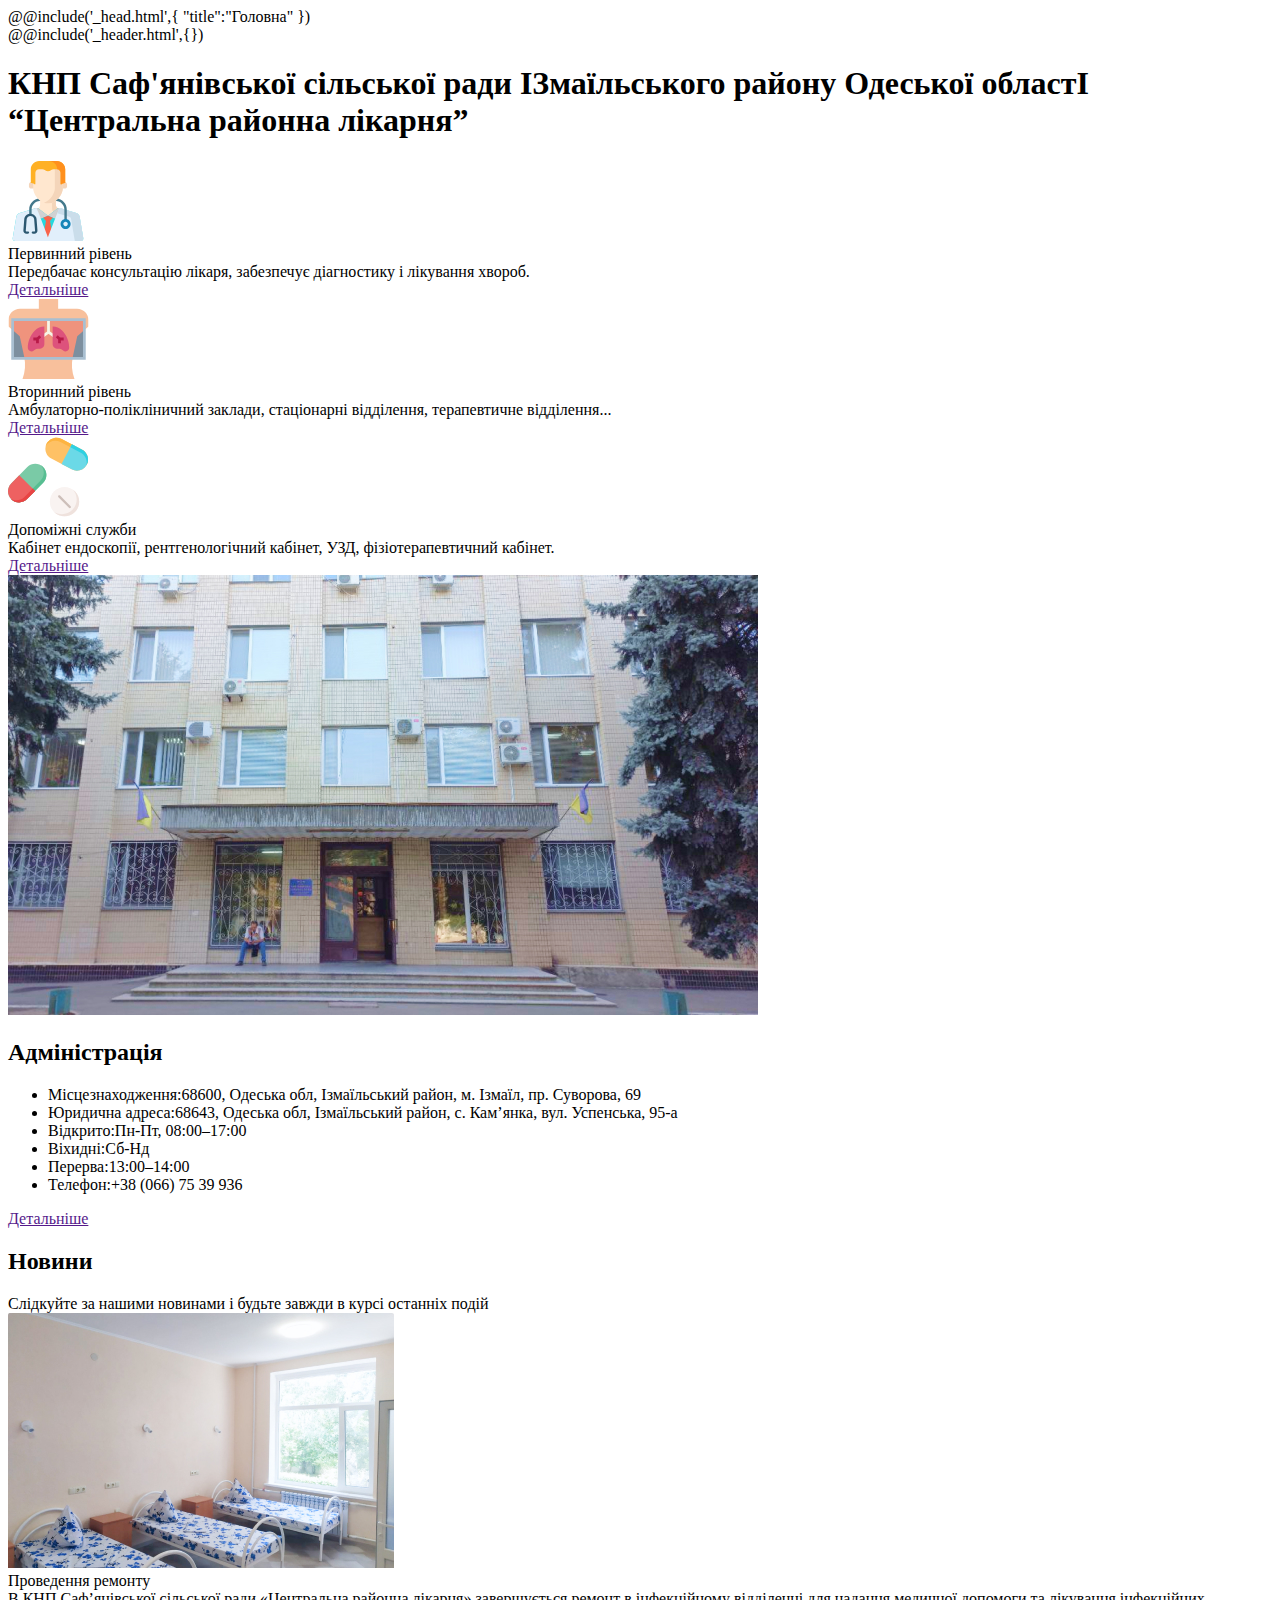
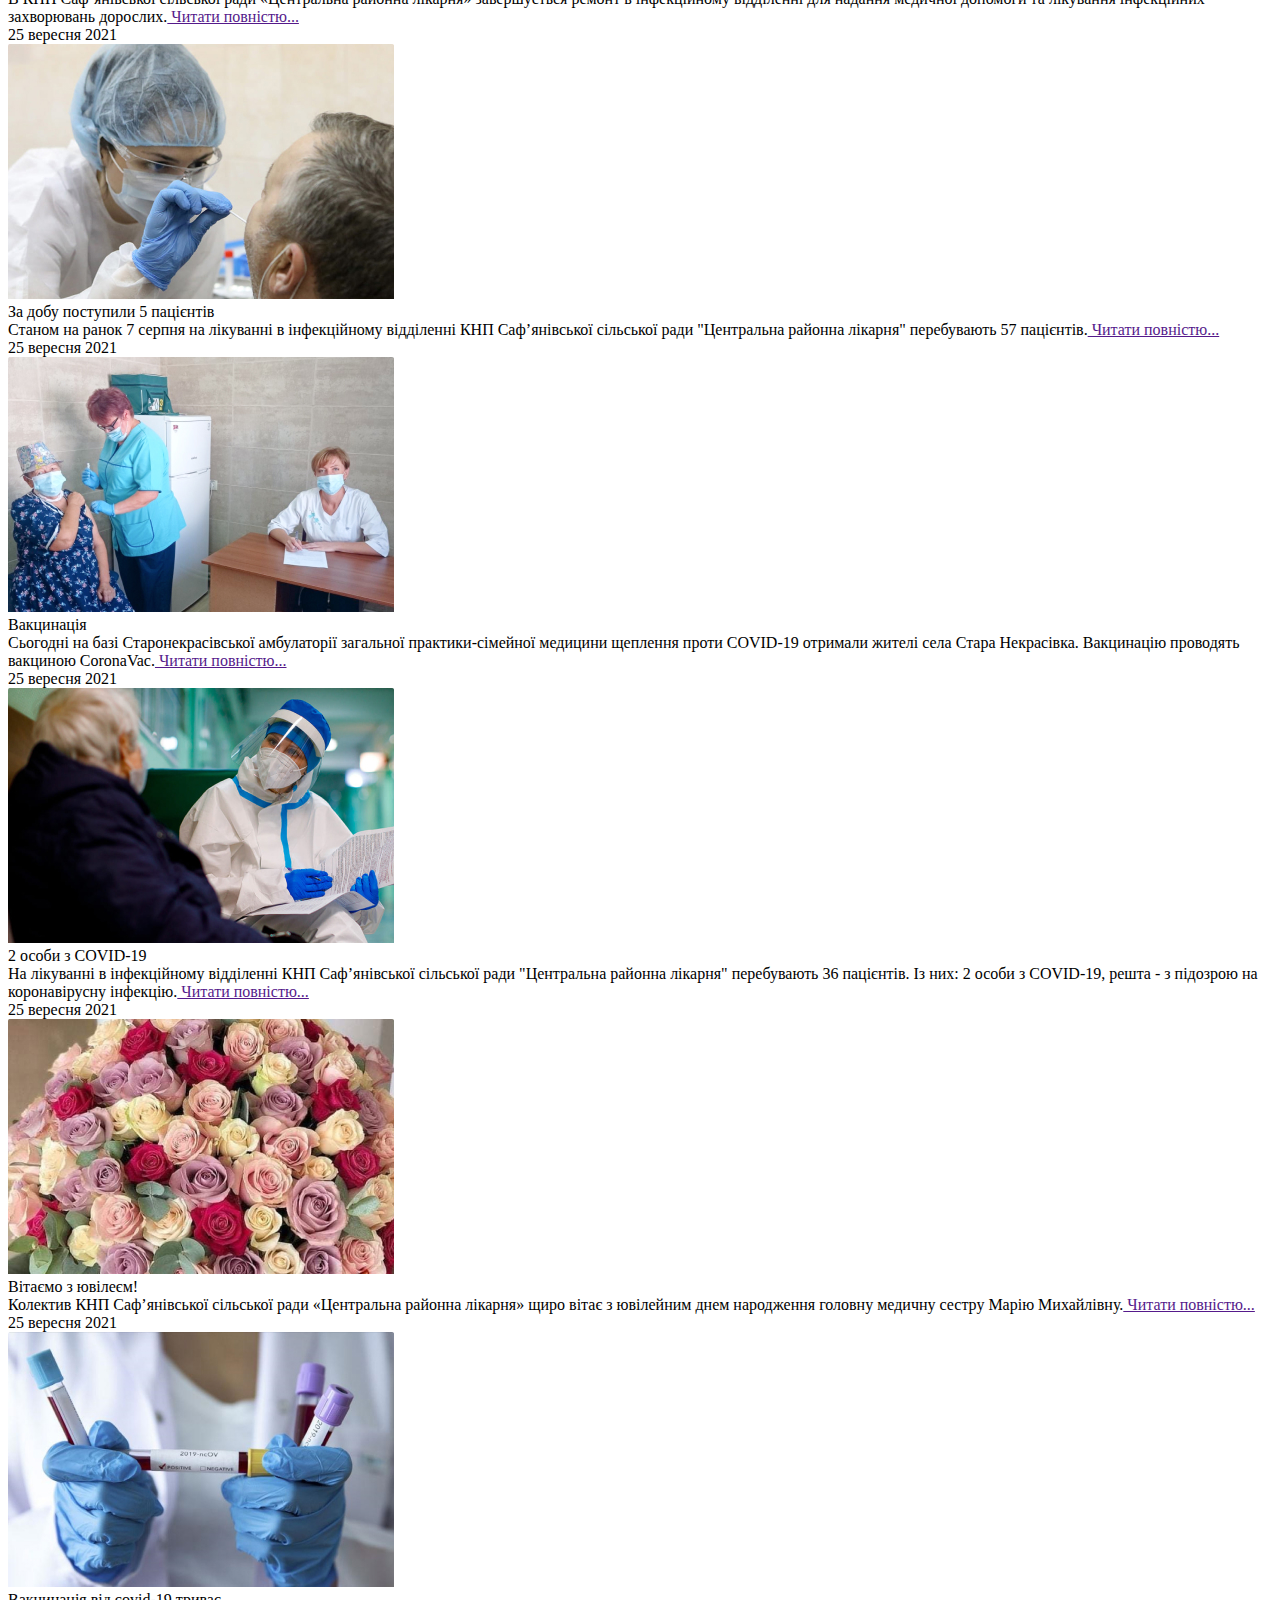
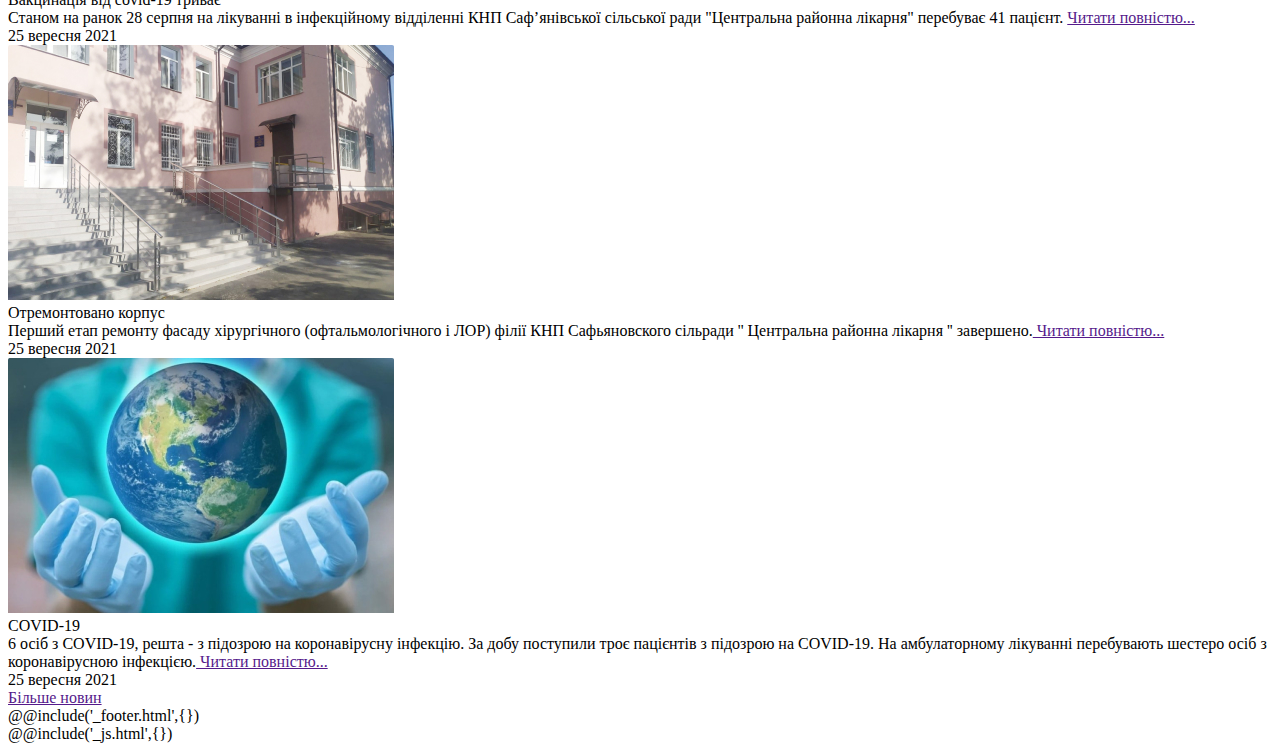
<file: #src/index.html>
<!DOCTYPE html>
<html lang="uk">
	@@include('_head.html',{
	"title":"Головна"
	})
	<body>
		<div class="wrapper">
			@@include('_header.html',{})
			<main class="page">
				<section class="heading page__fix">
					<div class="heading__container _container">
						<h1 class="heading__title">КНП Саф'янівської сільської ради IЗмаїльського району Одеської областI “Центральна районна лікарня”</h1>
						<div class="heading__cards cards">
							<div class="cards__item">
								<img src="img/icons/main_page/doctor.svg" alt="doctor" class="cards__img">
								<div class="cards__title">Первинний рівень </div>
								<div class="cards__descr">Передбачає консультацію лікаря, забезпечує діагностику і лікування хвороб.</div>
								<a href="" class="cards__button button-blue button _icon-arrow_r">Детальнiше</a>
							</div>
							<div class="cards__item">
								<img src="img/icons/main_page/x-ray.svg" alt="x-ray" class="cards__img">
								<div class="cards__title">Вторинний рівень</div>
								<div class="cards__descr">Амбулаторно-полiклiничний заклади, стацiонарнi вiддiлення, терапевтичне відділення...</div>
								<a href="" class="cards__button button-white button _icon-arrow_r">Детальнiше</a>
							</div>
							<div class="cards__item">
								<img src="img/icons/main_page/pils.svg" alt="pils" class="cards__img">
								<div class="cards__title">Допоміжні служби</div>
								<div class="cards__descr">Кабінет ендоскопії, рентгенологічний кабінет, УЗД, фізіотерапевтичний кабінет.</div>
								<a href="" class="cards__button button-white button _icon-arrow_r">Детальнiше</a>
							</div>
						</div>
					</div>
				</section>
				<section>
					<div class="administration _container">
						<div class="administration__wrapper">
							<div class="administration__img">
								<img src="img/main_page/adm_house.jpg" alt="administration house">
							</div>
							<div class="administration__adress">
								<h2 class="administration__title">Адміністрація</h2>
								<ul class="administration__list">
									<li class="administration__item">Мiсцезнаходження:<span>68600, Одеська обл, Ізмаїльський район, м. Ізмаїл, пр. Суворова, 69</span></li>
									<li class="administration__item">Юридична адреса:<span>68643, Одеська обл, Ізмаїльський район, с. Кам’янка, вул. Успенська, 95-а</span></li>
									<li class="administration__item">Відкрито:<span>Пн-Пт, 08:00–17:00</span></li>
									<li class="administration__item">Віхиднi:<span>Сб-Нд</span></li>
									<li class="administration__item">Перерва:<span>13:00–14:00</span></li>
									<li class="administration__item">Телефон:<span>+38 (066) 75 39 936</span></li>
								</ul>
								<a href="" class="administration__button button-blue button _icon-arrow_r">Детальнiше</a>
							</div>
						</div>
					</div>
				</section>
				<section>
					<div class="news-main">
						<div class="news-main__wrapper _container">
							<h2 class="news-main__title">Новини</h2>
							<div class="news-main__subtitle">Слідкуйте за нашими новинами і будьте завжди в курсі останніх подій</div>
							<div class="news-main__block">
								<div class="news-main__item item__news">
									<div class="item__img"><img src="img/main_page/news__main/1.jpg" alt="Blun Chamber"></div>
									<div class="item__content">
										<div class="item__title">Проведення ремонту</div>
										<div class="item__excerpt">В КНП Саф’янівської сільської ради «Центральна районна лікарня» завершується ремонт в інфекційному відділенні для надання медичної допомоги та лікування інфекційних захворювань дорослих.<a href="" class="item__link link__more"> Читати повністю...</a></div>
										<div class="item__date">25 вересня 2021</div>
									</div>
								</div>
								<div class="news-main__item item__news">
									<div class="item__img"><img src="img/main_page/news__main/2.jpg" alt="Nurse takes smear in the patient"></div>
									<div class="item__content">
										<div class="item__title">За добу поступили 5 пацієнтів</div>
										<div class="item__excerpt">Станом на ранок 7 серпня на лікуванні в інфекційному відділенні КНП Саф’янівської
											сільської ради "Центральна районна лікарня" перебувають 57 пацієнтів.<a href=""
												class="item__link link__more"> Читати повністю...</a></div>
										<div class="item__date">25 вересня 2021</div>
									</div>
								</div>
								<div class="news-main__item item__news">
									<div class="item__img"><img src="img/main_page/news__main/3.jpg" alt="Nurse puts vaccination"></div>
									<div class="item__content">
										<div class="item__title">Вакцинація</div>
										<div class="item__excerpt">Сьогодні на базі Старонекрасівської амбулаторії загальної практики-сімейної медицини щеплення проти COVID-19 отримали жителі села Стара Некрасівка. Вакцинацію проводять вакциною CoronaVac.<a href="" class="item__link link__more"> Читати повністю...</a></div>
										<div class="item__date">25 вересня 2021</div>
									</div>
								</div>
								<div class="news-main__item item__news">
									<div class="item__img"><img src="img/main_page/news__main/4.jpg" alt="The doctor will interview the patient"></div>
									<div class="item__content">
										<div class="item__title">2 особи з COVID-19</div>
										<div class="item__excerpt">На лікуванні в інфекційному відділенні КНП Саф’янівської сільської ради "Центральна районна лікарня" перебувають 36 пацієнтів. Із них: 2 особи з COVID-19, решта - з підозрою на коронавірусну інфекцію.<a href="" class="item__link link__more"> Читати повністю...</a></div>
										<div class="item__date">25 вересня 2021</div>
									</div>
								</div>
								<div class="news-main__item item__news">
									<div class="item__img"><img src="img/main_page/news__main/5.jpg" alt="Happy birthday! Gorgeous bouquet of roses"></div>
									<div class="item__content">
										<div class="item__title">Вітаємо з ювілеєм!</div>
										<div class="item__excerpt">Колектив КНП Саф’янівської сільської ради «Центральна районна лікарня» щиро вітає з ювілейним днем народження головну медичну сестру Марію Михайлівну.<a href="" class="item__link link__more"> Читати повністю...</a></div>
										<div class="item__date">25 вересня 2021</div>
									</div>
								</div>
								<div class="news-main__item item__news">
									<div class="item__img"><img src="img/main_page/news__main/6.jpg" alt="Medical worker keeps in hand flasks with test results"></div>
									<div class="item__content">
										<div class="item__title">Вакцинація від covid-19 триває</div>
										<div class="item__excerpt">Станом на ранок 28 серпня на лікуванні в інфекційному  відділенні КНП Саф’янівської сільської ради "Центральна районна лікарня" перебуває 41 пацієнт. <a href="" class="item__link link__more"> Читати повністю...</a></div>
										<div class="item__date">25 вересня 2021</div>
									</div>
								</div>
								<div class="news-main__item item__news">
									<div class="item__img"><img src="img/main_page/news__main/7.jpg" alt="Repair of an old building of the Central District Hospital"></div>
									<div class="item__content">
										<div class="item__title">Отремонтовано корпус</div>
										<div class="item__excerpt">Перший етап ремонту фасаду хірургічного (офтальмологічного і ЛОР) філії КНП Сафьяновского сільради '' Центральна районна лікарня '' завершено.<a href="" class="item__link link__more"> Читати повністю...</a></div>
										<div class="item__date">25 вересня 2021</div>
									</div>
								</div>
								<div class="news-main__item item__news">
									<div class="item__img"><img src="img/main_page/news__main/8.jpg" alt="Planet in hands"></div>
									<div class="item__content">
										<div class="item__title">COVID-19</div>
										<div class="item__excerpt">6 осіб з COVID-19, решта - з підозрою на коронавірусну інфекцію. За добу поступили троє пацієнтів з підозрою на COVID-19.
На амбулаторному лікуванні перебувають шестеро осіб з коронавірусною інфекцією.<a href="" class="item__link link__more"> Читати повністю...</a></div>
										<div class="item__date">25 вересня 2021</div>
									</div>
								</div>
							</div>
							<a href="" class="news-main__button button-blue button _icon-arrow_d">Бiльше новин</a>
						</div>
					</div>
				</section>
			</main>
			@@include('_footer.html',{})
		</div>
		@@include('_js.html',{})
	</body>
</html>
</file>
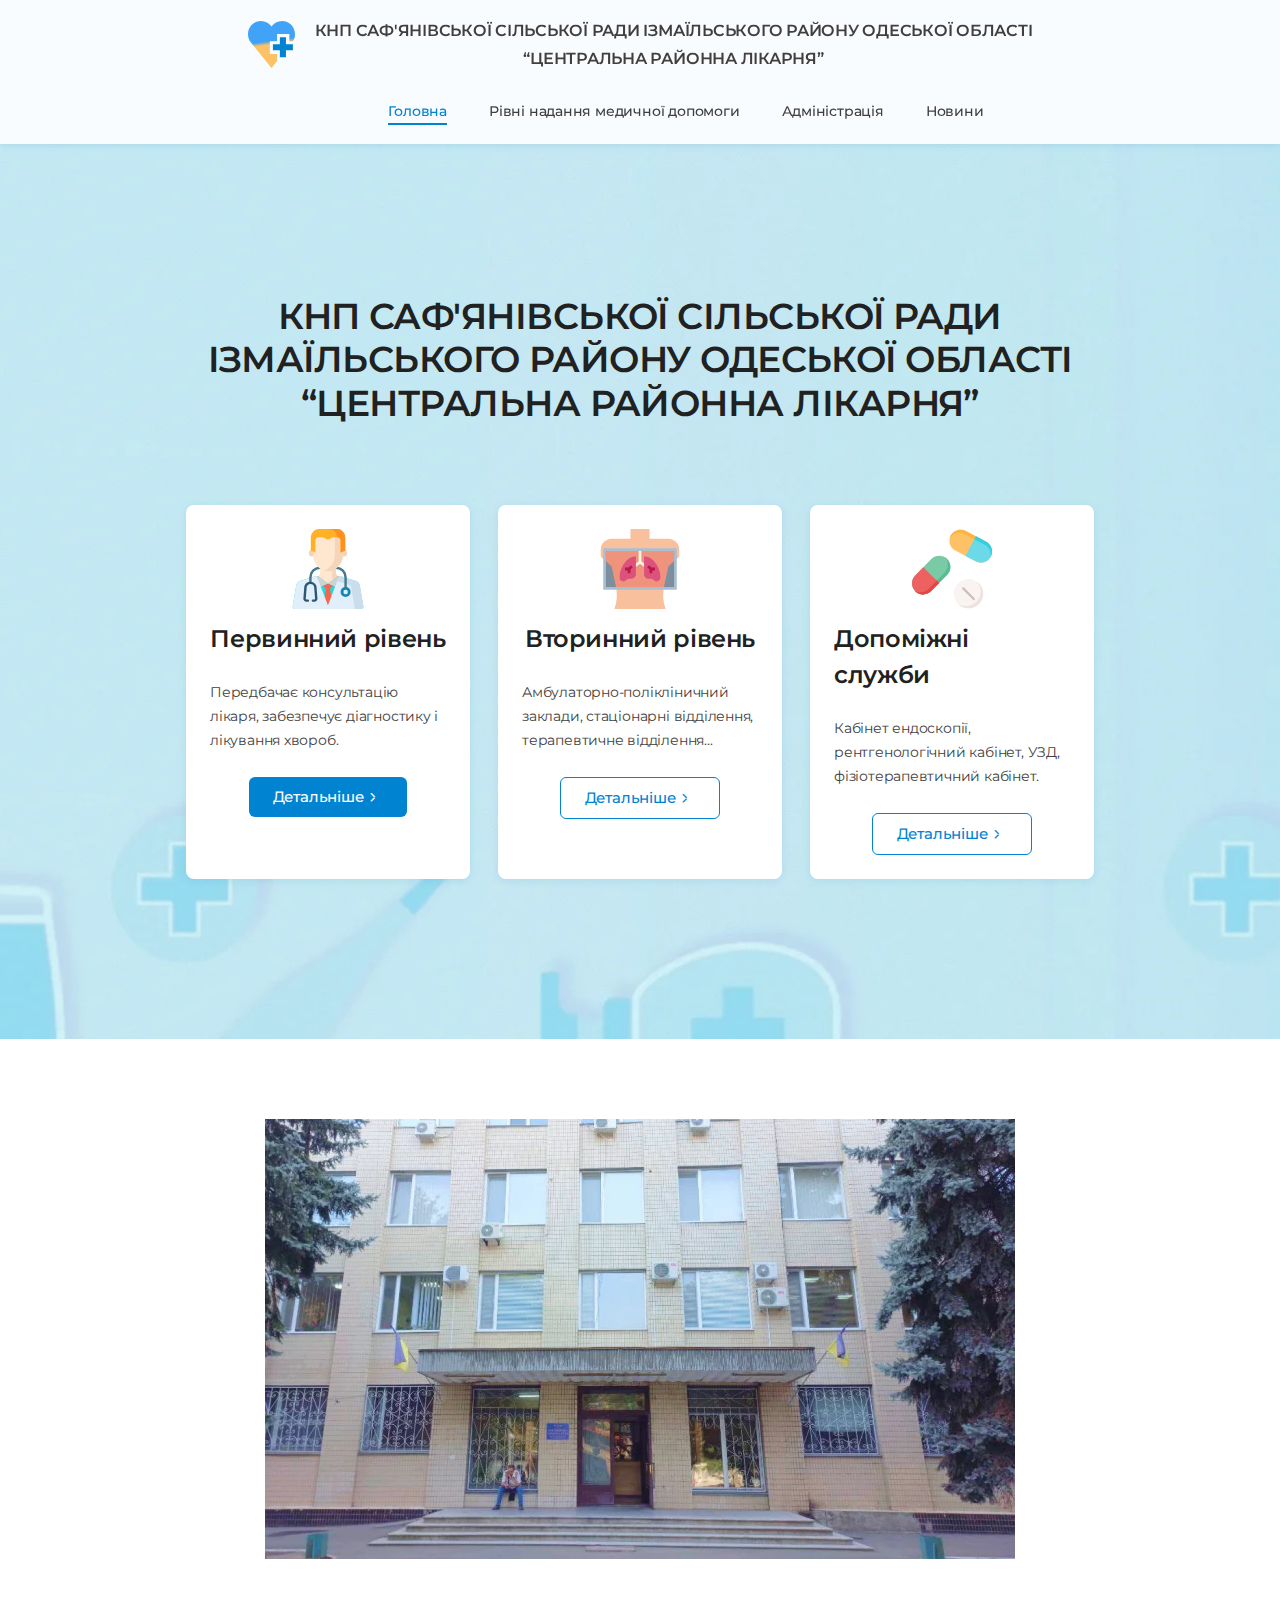
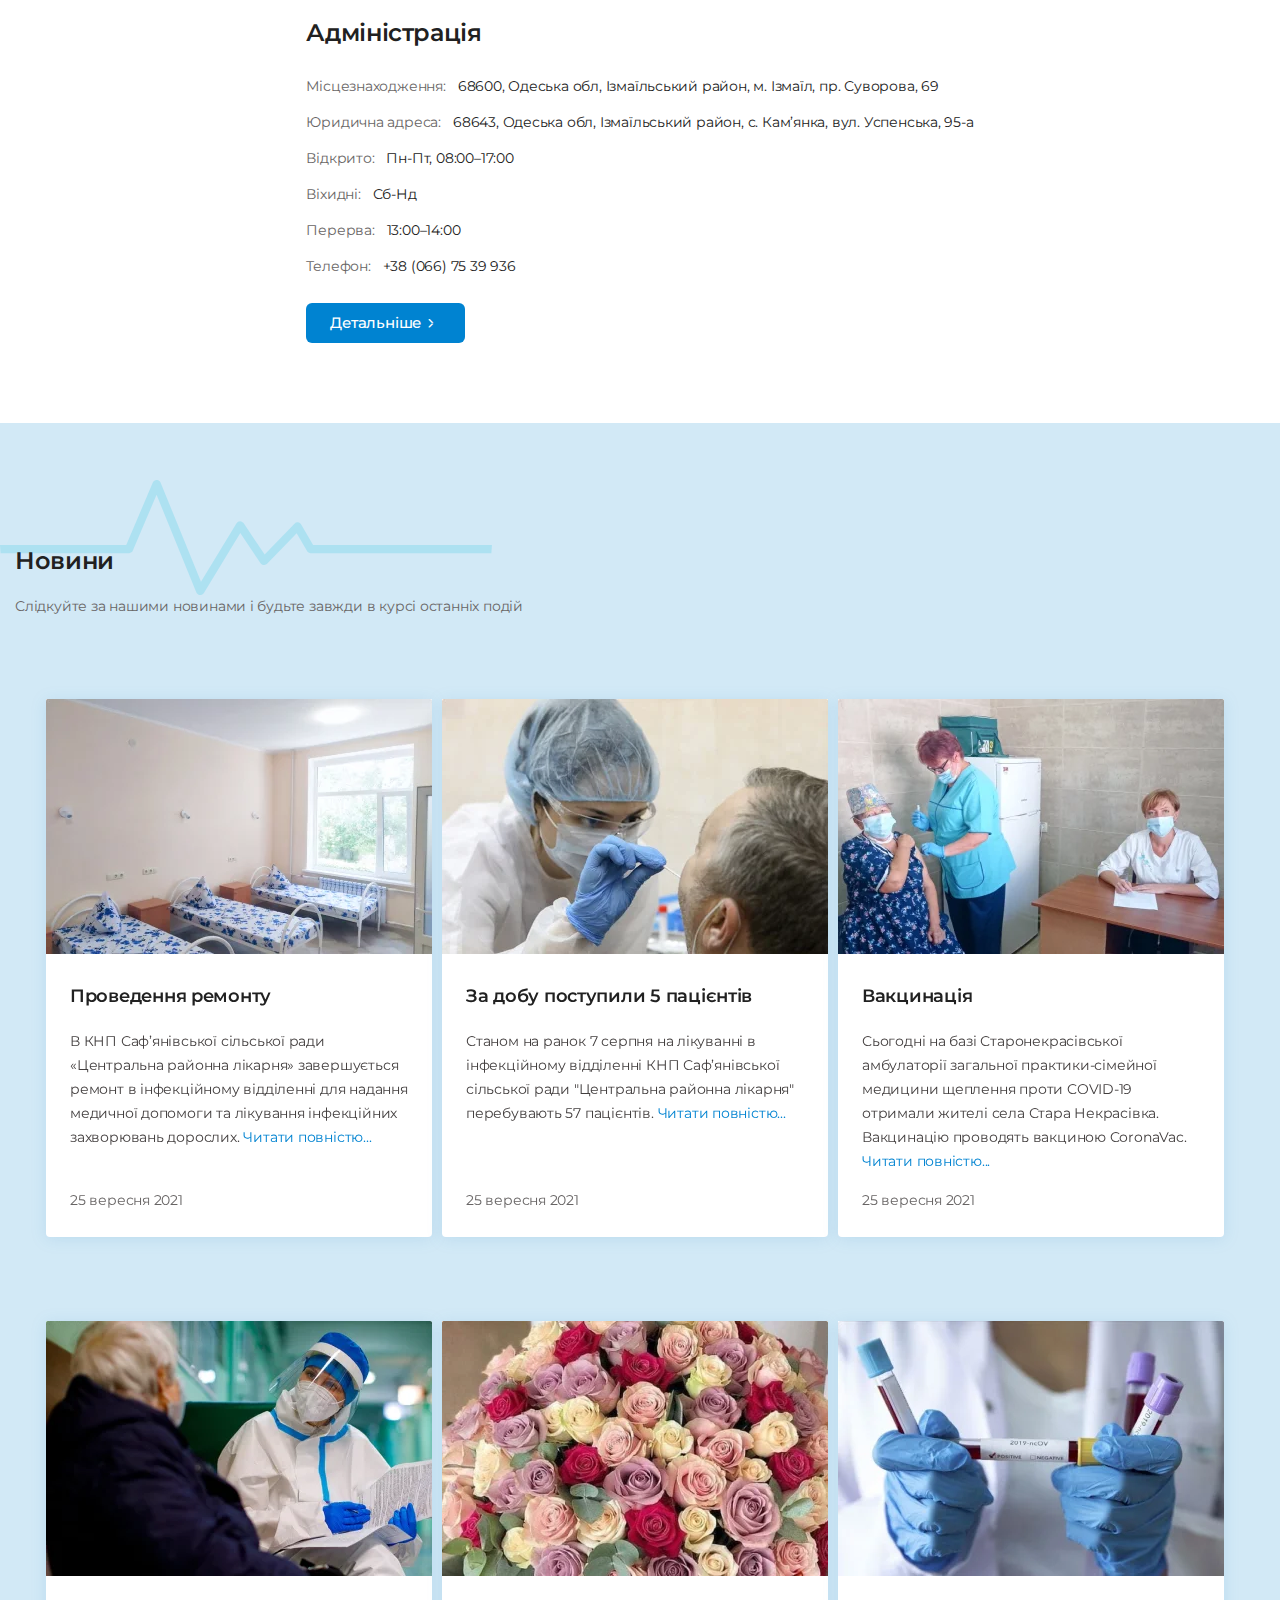
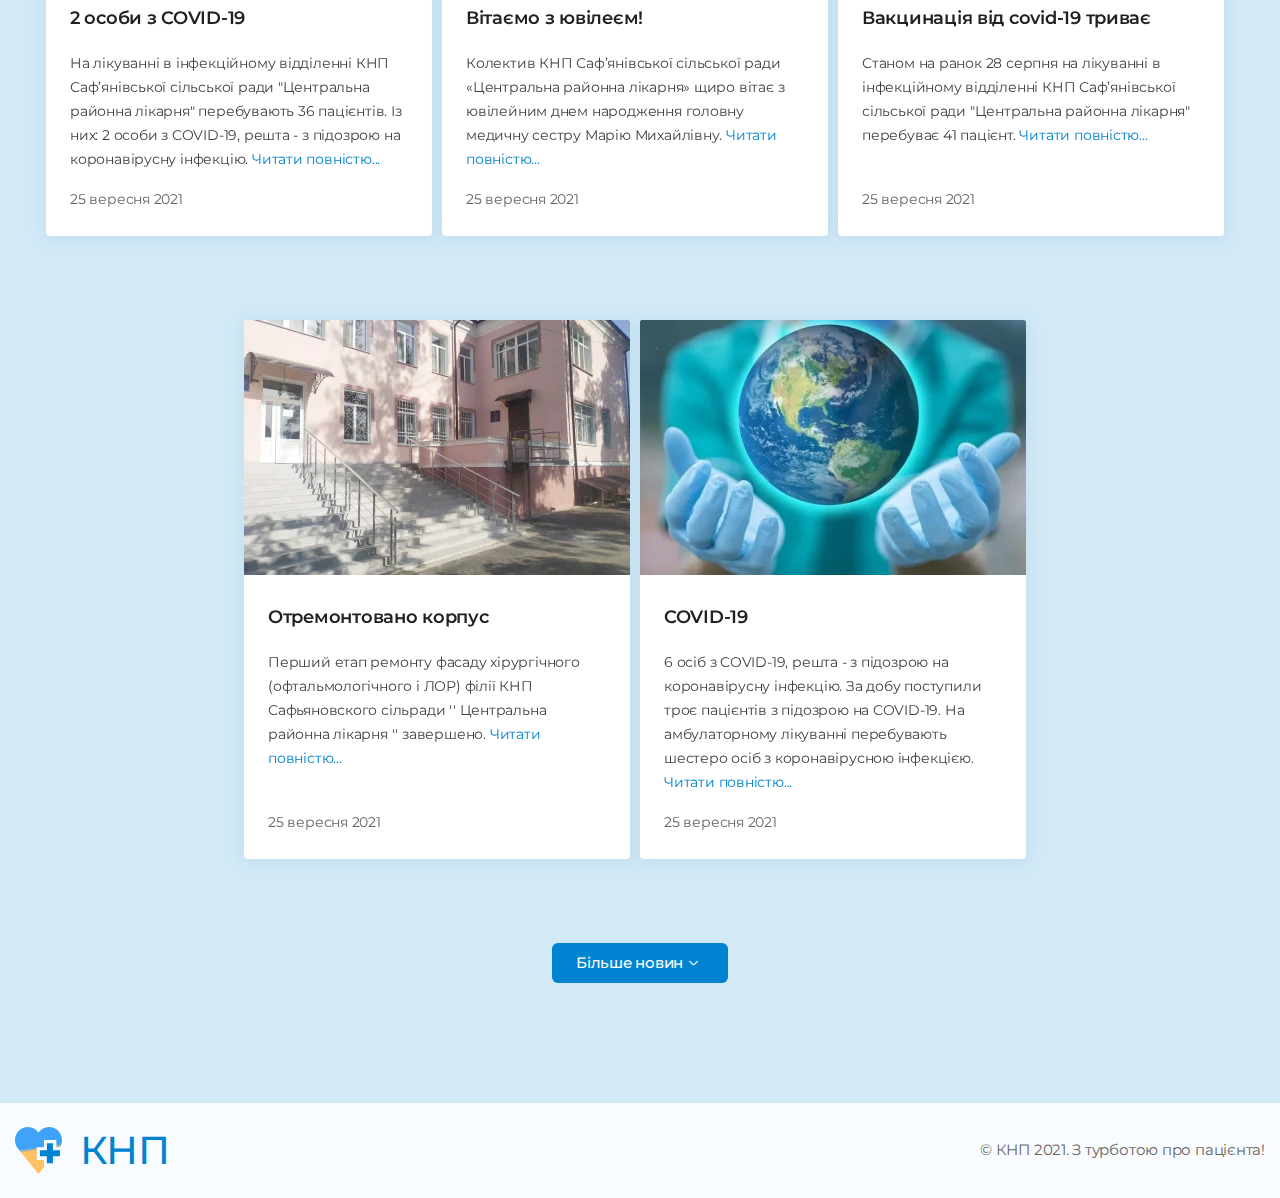
<file: clinic/index.html>
<!DOCTYPE html><html lang="uk">	 <head>	<title>Головна</title>	<meta charset="UTF-8">	<meta name="format-detection" content="telephone=no">	<link rel="stylesheet" href="css/style.min.css?_v=20211020012850">	<link rel="shortcut icon" href="favicon.ico">	<!-- <meta name="robots" content="noindex, nofollow"> -->	<!-- <meta name="viewport" content="width=device-width, initial-scale=1.0, maximum-scale=1.0, user-scalable=0"> -->	<meta name="viewport" content="width=device-width, initial-scale=1.0"></head>	<body>		<div class="wrapper">			<header class="header">	<div class="header__wrapper">			<div class="header__container _container">				<div class="header__body">					<div class="header__logo logo">						<div class="logo__img"><a href="" class="logo__link"><picture><source srcset="img/main_page/logo.svg" type="image/webp"><img src="img/main_page/logo.svg?_v=1634682530254" alt="logo"></picture></a></div>						<div class="logo__title">КНП Саф'янівської сільської ради IЗмаїльського району Одеської областI <br><span>“Центральна районна лікарня”</span></div>					</div>					<div class="header__menu menu">						<button type="button" class="menu__icon icon-menu">							<span></span>							<span></span>							<span></span>						</button>						<nav class="menu__body">							<ul class="menu__list">								<li class="menu__item"><a href="index.html" class="menu__link _active">Головна</a></li>								<li class="menu__item"><a href="levels.html" class="menu__link">Рiвнi надання медичної допомоги</a></li>								<li class="menu__item"><a href="administration.html" class="menu__link">Адміністрація</a></li>								<li class="menu__item"><a href="news.html" class="menu__link">Новини</a></li>							</ul>						</nav>					</div>				</div>			</div>	</div></header>			<main class="page">				<section class="heading page__fix">					<div class="heading__container _container">						<h1 class="heading__title">КНП Саф'янівської сільської ради IЗмаїльського району Одеської областI “Центральна районна лікарня”</h1>						<div class="heading__cards cards">							<div class="cards__item">								<picture><source srcset="img/icons/main_page/doctor.svg" type="image/webp"><img src="img/icons/main_page/doctor.svg?_v=1634682530254" alt="doctor" class="cards__img"></picture>								<div class="cards__title">Первинний рівень </div>								<div class="cards__descr">Передбачає консультацію лікаря, забезпечує діагностику і лікування хвороб.</div>								<a href="" class="cards__button button-blue button _icon-arrow_r">Детальнiше</a>							</div>							<div class="cards__item">								<picture><source srcset="img/icons/main_page/x-ray.svg" type="image/webp"><img src="img/icons/main_page/x-ray.svg?_v=1634682530254" alt="x-ray" class="cards__img"></picture>								<div class="cards__title">Вторинний рівень</div>								<div class="cards__descr">Амбулаторно-полiклiничний заклади, стацiонарнi вiддiлення, терапевтичне відділення...</div>								<a href="" class="cards__button button-white button _icon-arrow_r">Детальнiше</a>							</div>							<div class="cards__item">								<picture><source srcset="img/icons/main_page/pils.svg" type="image/webp"><img src="img/icons/main_page/pils.svg?_v=1634682530254" alt="pils" class="cards__img"></picture>								<div class="cards__title">Допоміжні служби</div>								<div class="cards__descr">Кабінет ендоскопії, рентгенологічний кабінет, УЗД, фізіотерапевтичний кабінет.</div>								<a href="" class="cards__button button-white button _icon-arrow_r">Детальнiше</a>							</div>						</div>					</div>				</section>				<section>					<div class="administration _container">						<div class="administration__wrapper">							<div class="administration__img">								<picture><source srcset="img/main_page/adm_house.webp" type="image/webp"><img src="img/main_page/adm_house.jpg?_v=1634682530254" alt="administration house"></picture>							</div>							<div class="administration__adress">								<h2 class="administration__title">Адміністрація</h2>								<ul class="administration__list">									<li class="administration__item">Мiсцезнаходження:<span>68600, Одеська обл, Ізмаїльський район, м. Ізмаїл, пр. Суворова, 69</span></li>									<li class="administration__item">Юридична адреса:<span>68643, Одеська обл, Ізмаїльський район, с. Кам’янка, вул. Успенська, 95-а</span></li>									<li class="administration__item">Відкрито:<span>Пн-Пт, 08:00–17:00</span></li>									<li class="administration__item">Віхиднi:<span>Сб-Нд</span></li>									<li class="administration__item">Перерва:<span>13:00–14:00</span></li>									<li class="administration__item">Телефон:<span>+38 (066) 75 39 936</span></li>								</ul>								<a href="" class="administration__button button-blue button _icon-arrow_r">Детальнiше</a>							</div>						</div>					</div>				</section>				<section>					<div class="news-main">						<div class="news-main__wrapper _container">							<h2 class="news-main__title">Новини</h2>							<div class="news-main__subtitle">Слідкуйте за нашими новинами і будьте завжди в курсі останніх подій</div>							<div class="news-main__block">								<div class="news-main__item item__news">									<div class="item__img"><picture><source srcset="img/main_page/news__main/1.webp" type="image/webp"><img src="img/main_page/news__main/1.jpg?_v=1634682530254" alt="Blun Chamber"></picture></div>									<div class="item__content">										<div class="item__title">Проведення ремонту</div>										<div class="item__excerpt">В КНП Саф’янівської сільської ради «Центральна районна лікарня» завершується ремонт в інфекційному відділенні для надання медичної допомоги та лікування інфекційних захворювань дорослих.<a href="" class="item__link link__more"> Читати повністю...</a></div>										<div class="item__date">25 вересня 2021</div>									</div>								</div>								<div class="news-main__item item__news">									<div class="item__img"><picture><source srcset="img/main_page/news__main/2.webp" type="image/webp"><img src="img/main_page/news__main/2.jpg?_v=1634682530254" alt="Nurse takes smear in the patient"></picture></div>									<div class="item__content">										<div class="item__title">За добу поступили 5 пацієнтів</div>										<div class="item__excerpt">Станом на ранок 7 серпня на лікуванні в інфекційному відділенні КНП Саф’янівської											сільської ради "Центральна районна лікарня" перебувають 57 пацієнтів.<a href=""												class="item__link link__more"> Читати повністю...</a></div>										<div class="item__date">25 вересня 2021</div>									</div>								</div>								<div class="news-main__item item__news">									<div class="item__img"><picture><source srcset="img/main_page/news__main/3.webp" type="image/webp"><img src="img/main_page/news__main/3.jpg?_v=1634682530254" alt="Nurse puts vaccination"></picture></div>									<div class="item__content">										<div class="item__title">Вакцинація</div>										<div class="item__excerpt">Сьогодні на базі Старонекрасівської амбулаторії загальної практики-сімейної медицини щеплення проти COVID-19 отримали жителі села Стара Некрасівка. Вакцинацію проводять вакциною CoronaVac.<a href="" class="item__link link__more"> Читати повністю...</a></div>										<div class="item__date">25 вересня 2021</div>									</div>								</div>								<div class="news-main__item item__news">									<div class="item__img"><picture><source srcset="img/main_page/news__main/4.webp" type="image/webp"><img src="img/main_page/news__main/4.jpg?_v=1634682530254" alt="The doctor will interview the patient"></picture></div>									<div class="item__content">										<div class="item__title">2 особи з COVID-19</div>										<div class="item__excerpt">На лікуванні в інфекційному відділенні КНП Саф’янівської сільської ради "Центральна районна лікарня" перебувають 36 пацієнтів. Із них: 2 особи з COVID-19, решта - з підозрою на коронавірусну інфекцію.<a href="" class="item__link link__more"> Читати повністю...</a></div>										<div class="item__date">25 вересня 2021</div>									</div>								</div>								<div class="news-main__item item__news">									<div class="item__img"><picture><source srcset="img/main_page/news__main/5.webp" type="image/webp"><img src="img/main_page/news__main/5.jpg?_v=1634682530254" alt="Happy birthday! Gorgeous bouquet of roses"></picture></div>									<div class="item__content">										<div class="item__title">Вітаємо з ювілеєм!</div>										<div class="item__excerpt">Колектив КНП Саф’янівської сільської ради «Центральна районна лікарня» щиро вітає з ювілейним днем народження головну медичну сестру Марію Михайлівну.<a href="" class="item__link link__more"> Читати повністю...</a></div>										<div class="item__date">25 вересня 2021</div>									</div>								</div>								<div class="news-main__item item__news">									<div class="item__img"><picture><source srcset="img/main_page/news__main/6.webp" type="image/webp"><img src="img/main_page/news__main/6.jpg?_v=1634682530254" alt="Medical worker keeps in hand flasks with test results"></picture></div>									<div class="item__content">										<div class="item__title">Вакцинація від covid-19 триває</div>										<div class="item__excerpt">Станом на ранок 28 серпня на лікуванні в інфекційному  відділенні КНП Саф’янівської сільської ради "Центральна районна лікарня" перебуває 41 пацієнт. <a href="" class="item__link link__more"> Читати повністю...</a></div>										<div class="item__date">25 вересня 2021</div>									</div>								</div>								<div class="news-main__item item__news">									<div class="item__img"><picture><source srcset="img/main_page/news__main/7.webp" type="image/webp"><img src="img/main_page/news__main/7.jpg?_v=1634682530254" alt="Repair of an old building of the Central District Hospital"></picture></div>									<div class="item__content">										<div class="item__title">Отремонтовано корпус</div>										<div class="item__excerpt">Перший етап ремонту фасаду хірургічного (офтальмологічного і ЛОР) філії КНП Сафьяновского сільради '' Центральна районна лікарня '' завершено.<a href="" class="item__link link__more"> Читати повністю...</a></div>										<div class="item__date">25 вересня 2021</div>									</div>								</div>								<div class="news-main__item item__news">									<div class="item__img"><picture><source srcset="img/main_page/news__main/8.webp" type="image/webp"><img src="img/main_page/news__main/8.jpg?_v=1634682530254" alt="Planet in hands"></picture></div>									<div class="item__content">										<div class="item__title">COVID-19</div>										<div class="item__excerpt">6 осіб з COVID-19, решта - з підозрою на коронавірусну інфекцію. За добу поступили троє пацієнтів з підозрою на COVID-19.На амбулаторному лікуванні перебувають шестеро осіб з коронавірусною інфекцією.<a href="" class="item__link link__more"> Читати повністю...</a></div>										<div class="item__date">25 вересня 2021</div>									</div>								</div>							</div>							<a href="" class="news-main__button button-blue button _icon-arrow_d">Бiльше новин</a>						</div>					</div>				</section>			</main>			<footer class="footer">	<div class="footer__container _container">		<div class="footer__logo">			<picture><source srcset="img/main_page/logo.svg" type="image/webp"><img src="img/main_page/logo.svg?_v=1634682530254" alt="logo" class="footer__img"></picture><span>КНП</span>		</div>		<div class="footer__copiright">© КНП 2021. З турботою про пацієнта!</div>	</div></footer>		</div>		<!-- Swiper --><!-- <script src="https://unpkg.com/swiper/swiper-bundle.min.js"></script> --><script src="js/vendors.min.js?_v=20211020012850"></script><script src="js/app.min.js?_v=20211020012850"></script>	</body></html>
</file>
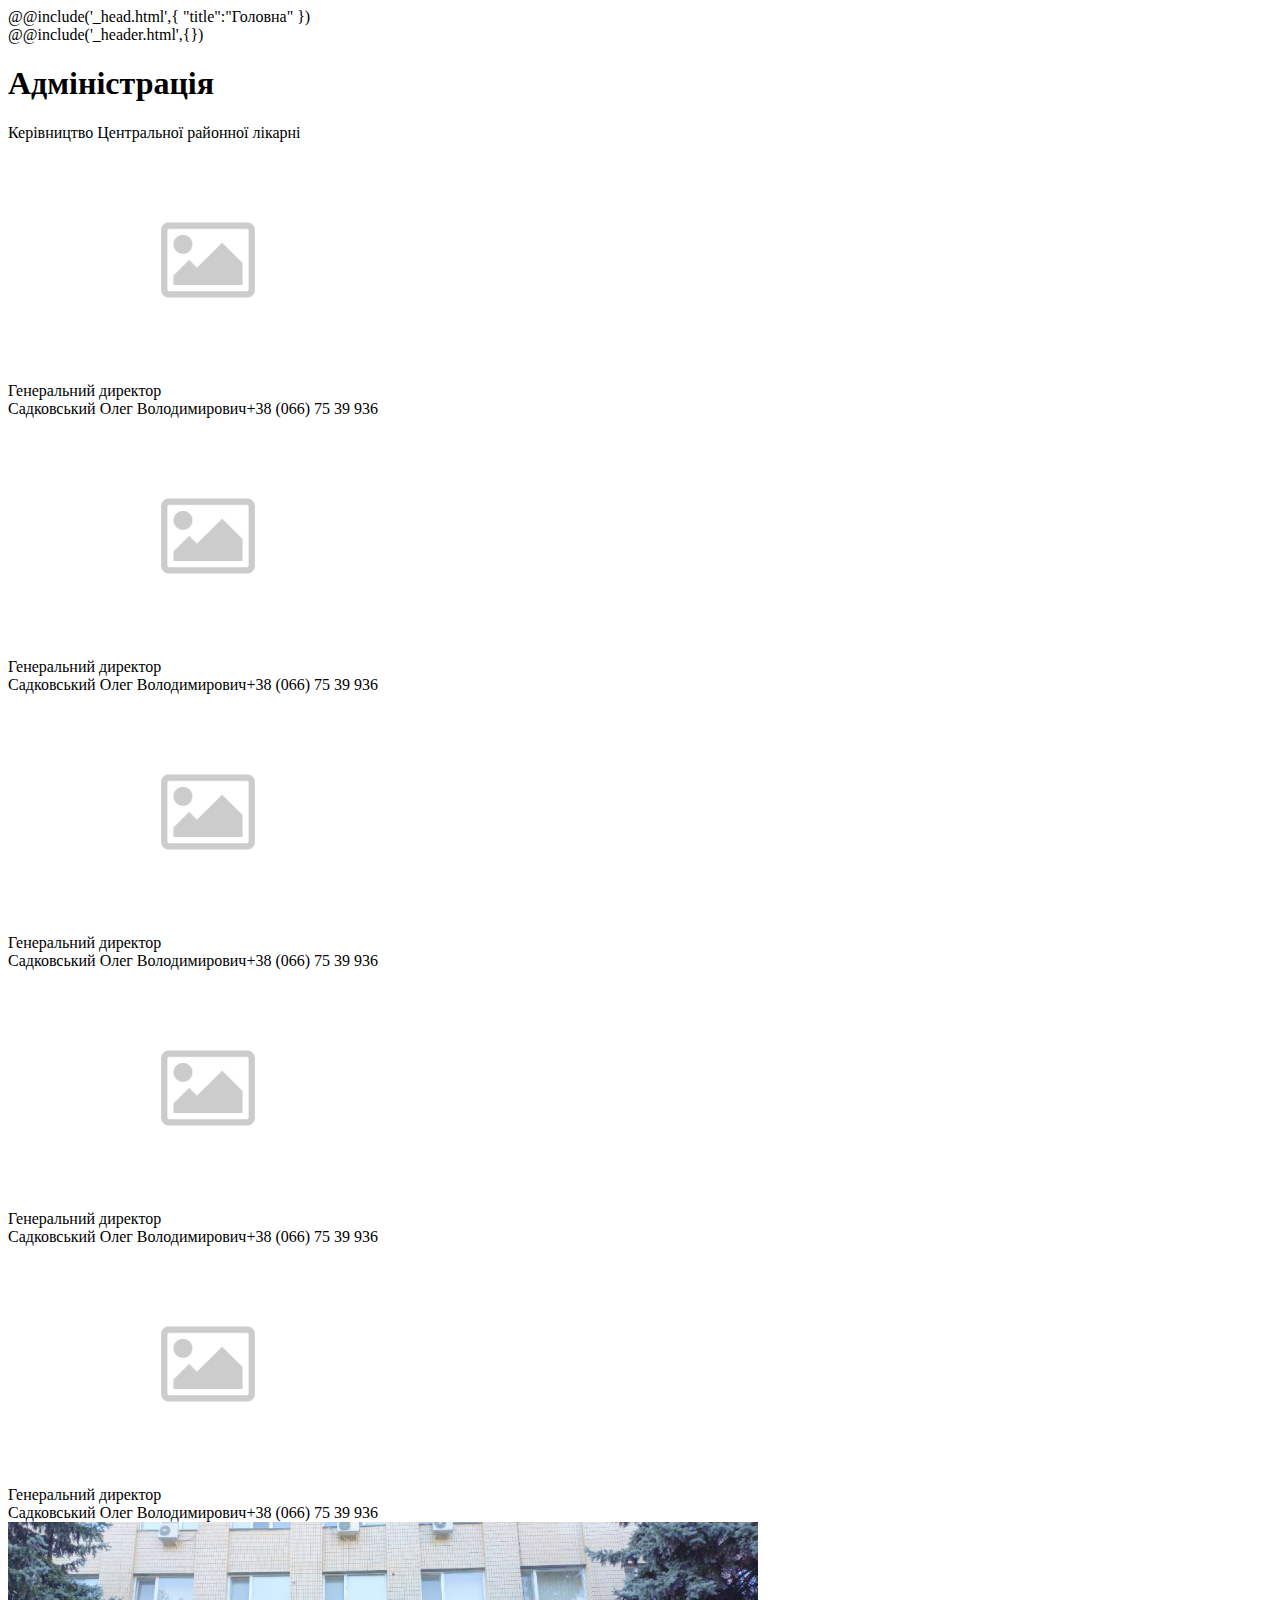
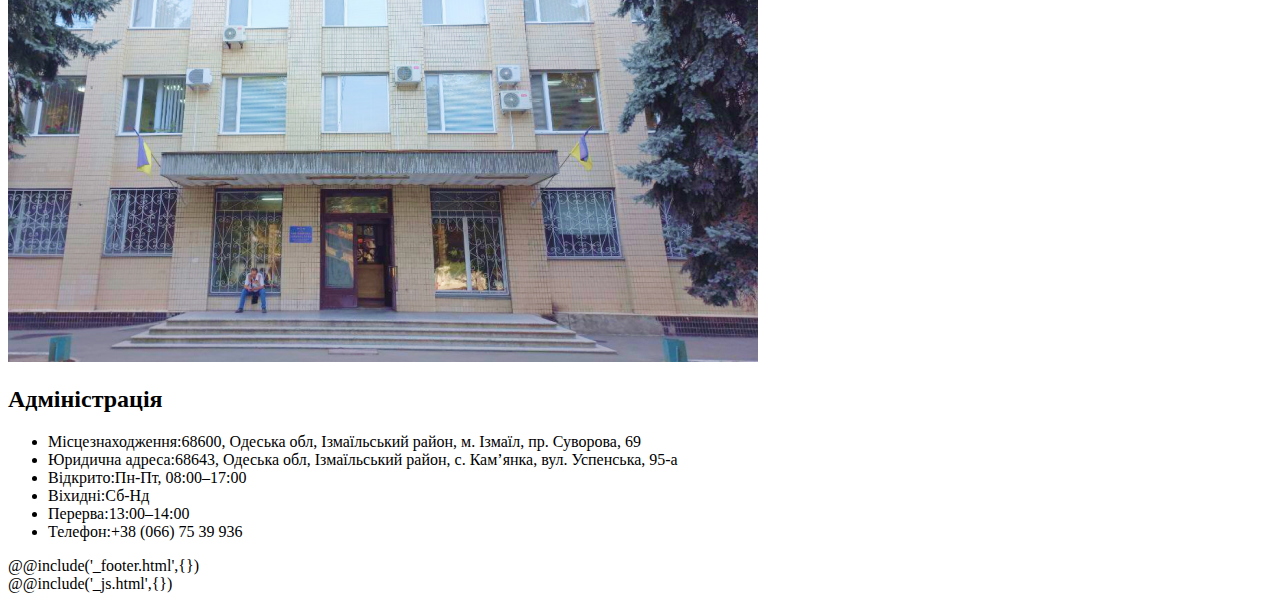
<file: #src/administration.html>
<!DOCTYPE html>
<html lang="uk">
@@include('_head.html',{
"title":"Головна"
})

<body>
	<div class="wrapper">
		@@include('_header.html',{})
		<main class="page">
			<div class="page__wrapper">
				<section class="adm  page__fix _container">
					<div class="adm__wrapper">
						<h1 class="adm__title">Адміністрація</h1>
						<div class="adm__subtitle">Керівництво Центральної районної лікарні</div>
					</div>
					<div class="adm__cards">
						<div class="adm__card card">
							<div class="card__tumb">
								<img src="img/levels_page/placeholder_spoller.jpg" alt="placeholder" class="card__img">
								<div class="card__content">
									<div class="card__title">Генеральний директор</div>
									<div class="card__subtitle">Садковський Олег Володимирович<span class="card__phone">+38 (066) 75 39 936</span>
									</div>
								</div>
							</div>
						</div>
						<div class="adm__card card">
							<div class="card__tumb">
								<img src="img/levels_page/placeholder_spoller.jpg" alt="placeholder" class="card__img">
								<div class="card__content">
									<div class="card__title">Генеральний директор</div>
									<div class="card__subtitle">Садковський Олег Володимирович<span class="card__phone">+38 (066) 75 39 936</span>
									</div>
								</div>
							</div>
						</div>
						<div class="adm__card card">
							<div class="card__tumb">
								<img src="img/levels_page/placeholder_spoller.jpg" alt="placeholder" class="card__img">
								<div class="card__content">
									<div class="card__title">Генеральний директор</div>
									<div class="card__subtitle">Садковський Олег Володимирович<span class="card__phone">+38 (066) 75 39 936</span>
									</div>
								</div>
							</div>
						</div>
						<div class="adm__card card">
							<div class="card__tumb">
								<img src="img/levels_page/placeholder_spoller.jpg" alt="placeholder" class="card__img">
								<div class="card__content">
									<div class="card__title">Генеральний директор</div>
									<div class="card__subtitle">Садковський Олег Володимирович<span class="card__phone">+38 (066) 75 39 936</span>
									</div>
								</div>
							</div>
						</div>
						<div class="adm__card card">
							<div class="card__tumb">
								<img src="img/levels_page/placeholder_spoller.jpg" alt="placeholder" class="card__img">
								<div class="card__content">
									<div class="card__title">Генеральний директор</div>
									<div class="card__subtitle">Садковський Олег Володимирович<span class="card__phone">+38 (066) 75 39 936</span>
									</div>
								</div>
							</div>
						</div>
					</div>
				</section>
				<section>
					<div class="administration _container">
						<div class="administration__wrapper">
							<div class="administration__img">
								<img src="img/main_page/adm_house.jpg" alt="administration house">
							</div>
							<div class="administration__adress">
								<h2 class="administration__title">Адміністрація</h2>
								<ul class="administration__list">
									<li class="administration__item">Мiсцезнаходження:<span>68600, Одеська обл, Ізмаїльський район,
											м. Ізмаїл, пр. Суворова, 69</span></li>
									<li class="administration__item">Юридична адреса:<span>68643, Одеська обл, Ізмаїльський район, с.
											Кам’янка, вул. Успенська, 95-а</span></li>
									<li class="administration__item">Відкрито:<span>Пн-Пт, 08:00–17:00</span></li>
									<li class="administration__item">Віхиднi:<span>Сб-Нд</span></li>
									<li class="administration__item">Перерва:<span>13:00–14:00</span></li>
									<li class="administration__item">Телефон:<span>+38 (066) 75 39 936</span></li>
								</ul>
							</div>
						</div>
					</div>
				</section>
			</div>
		</main>
		@@include('_footer.html',{})
	</div>
	@@include('_js.html',{})
</body>

</html>
</file>
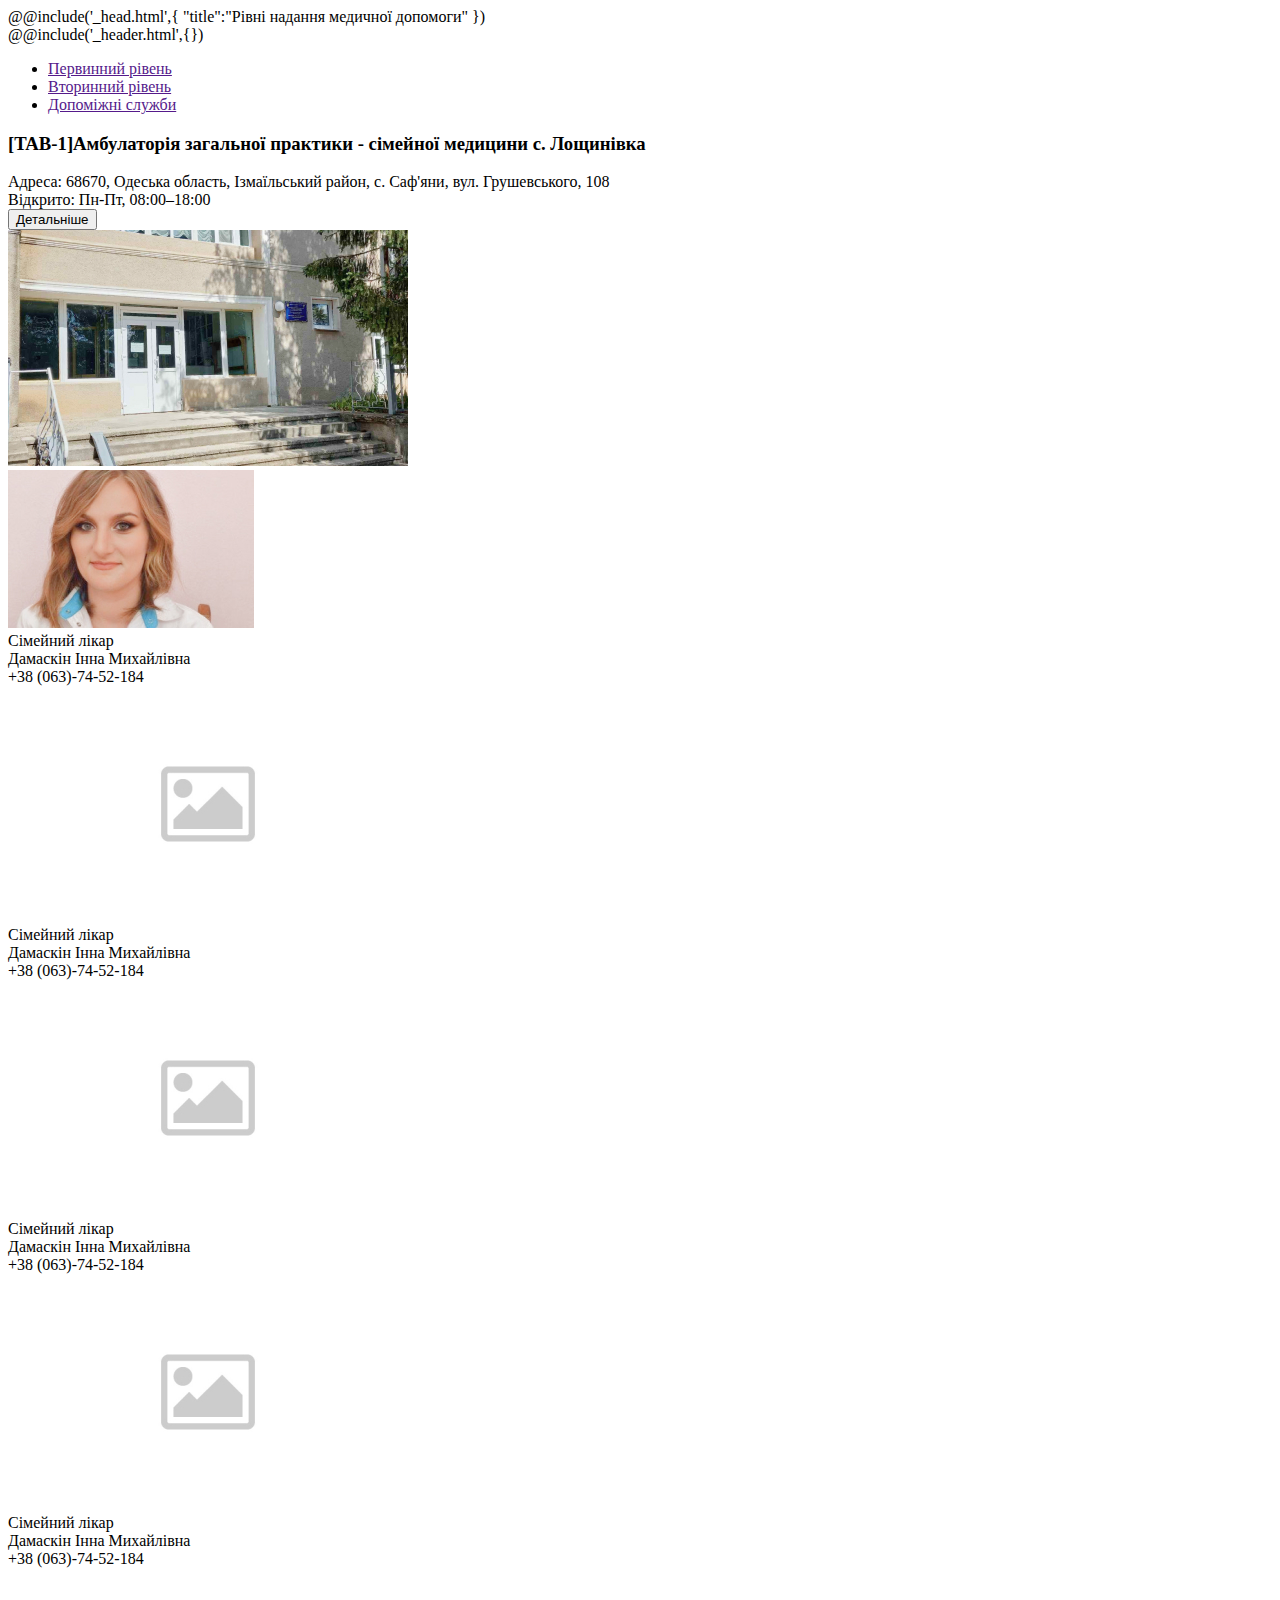
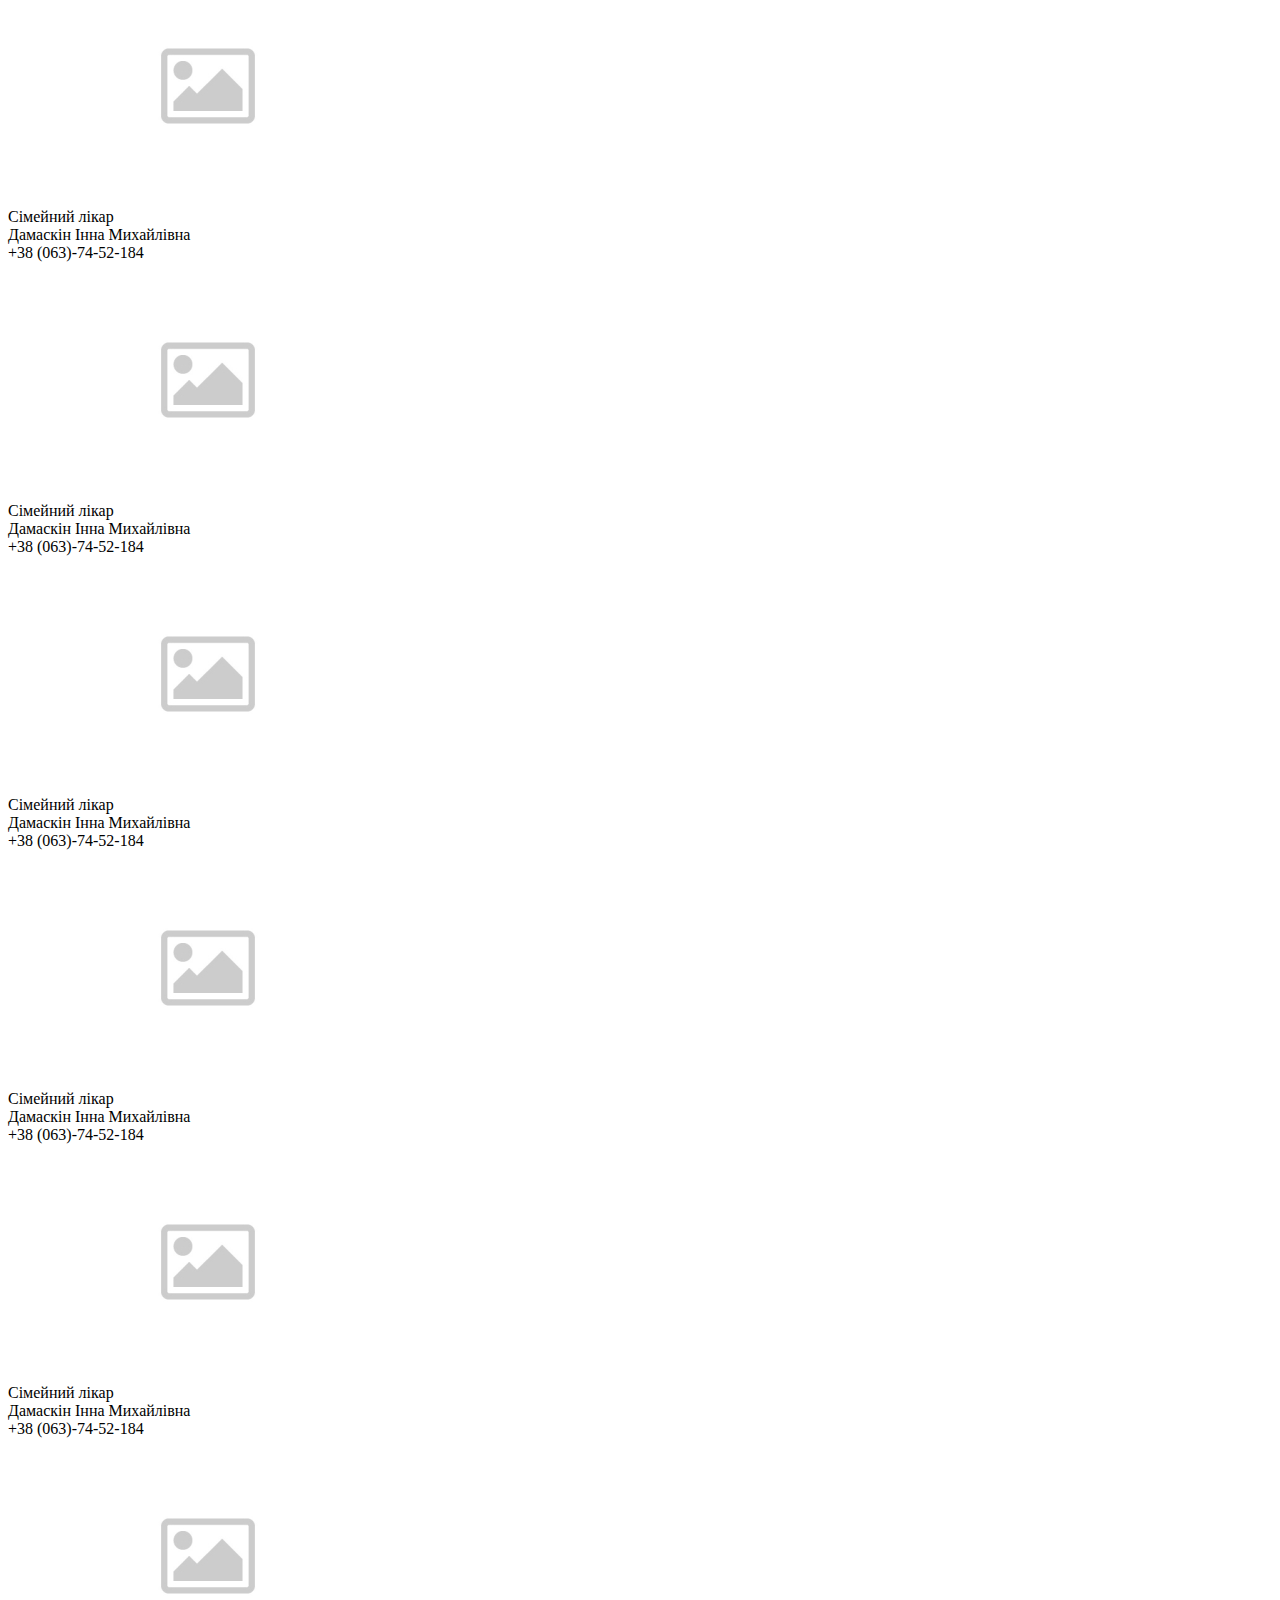
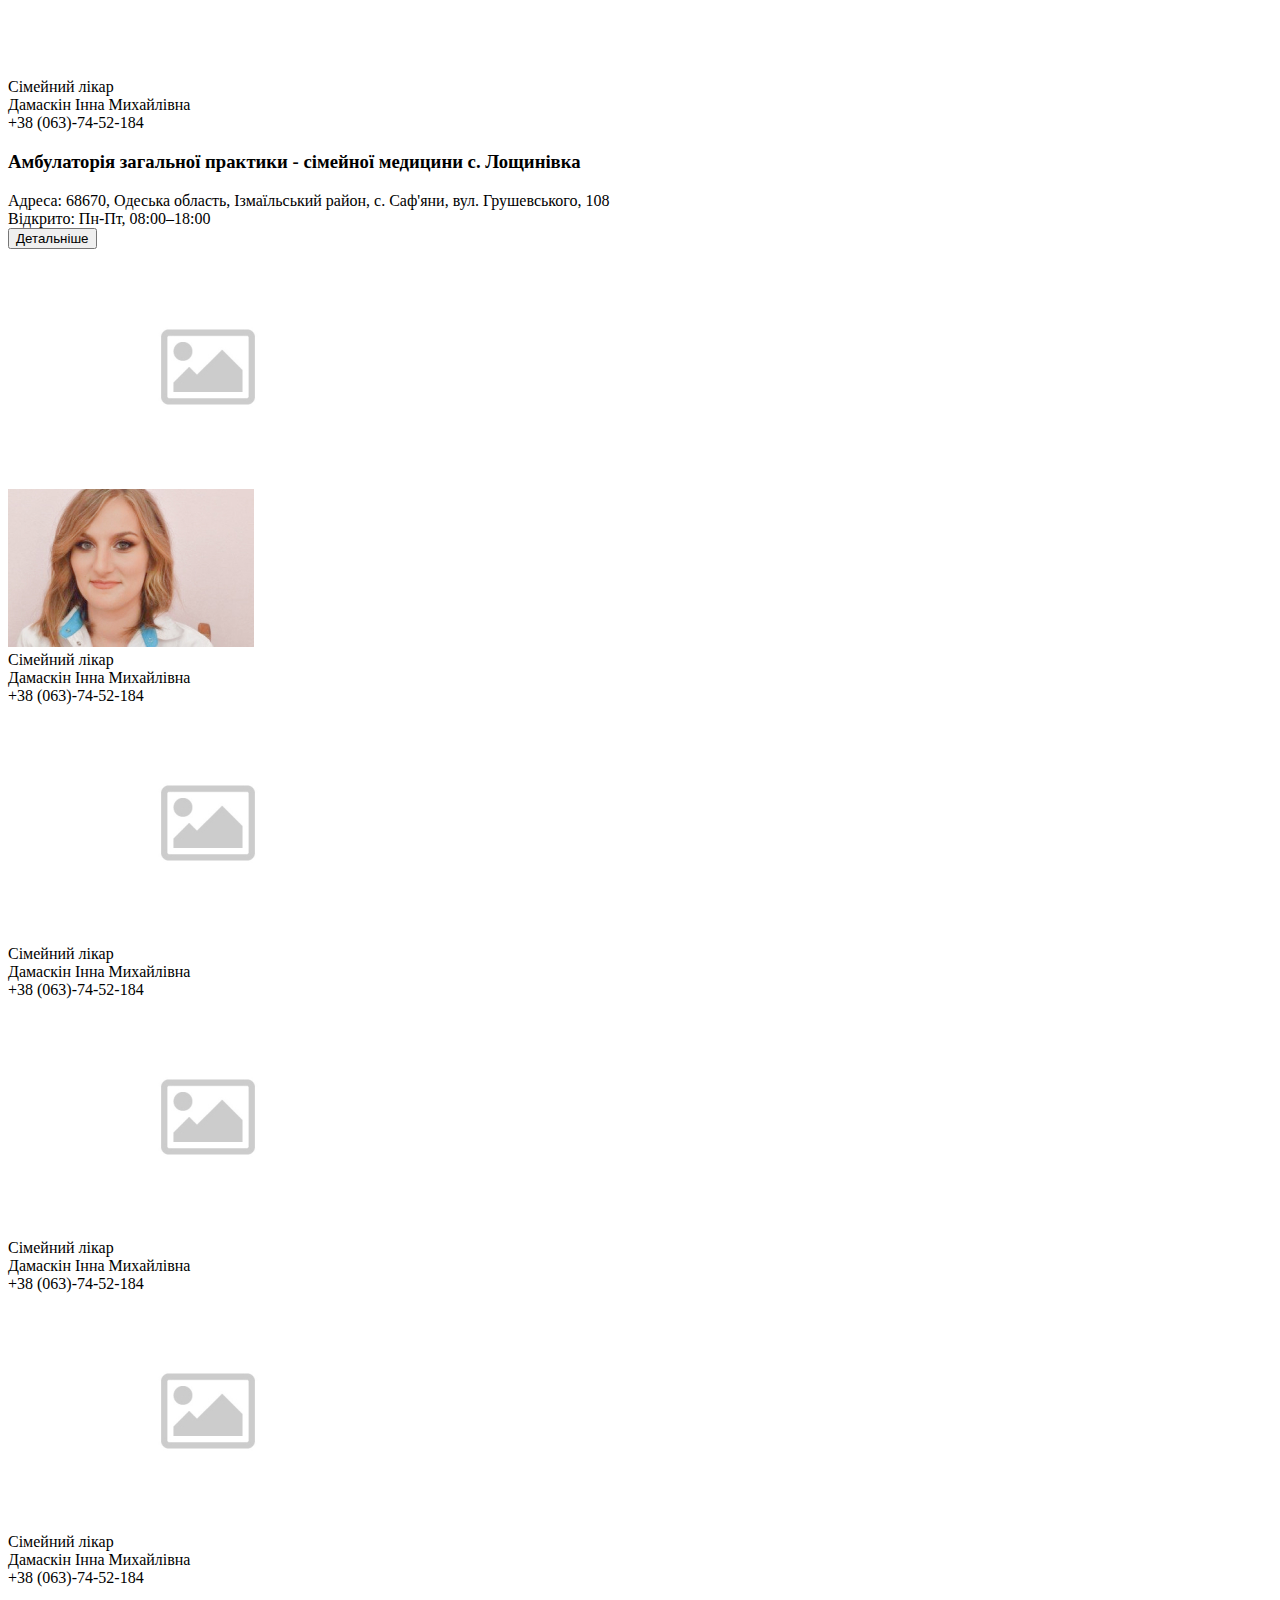
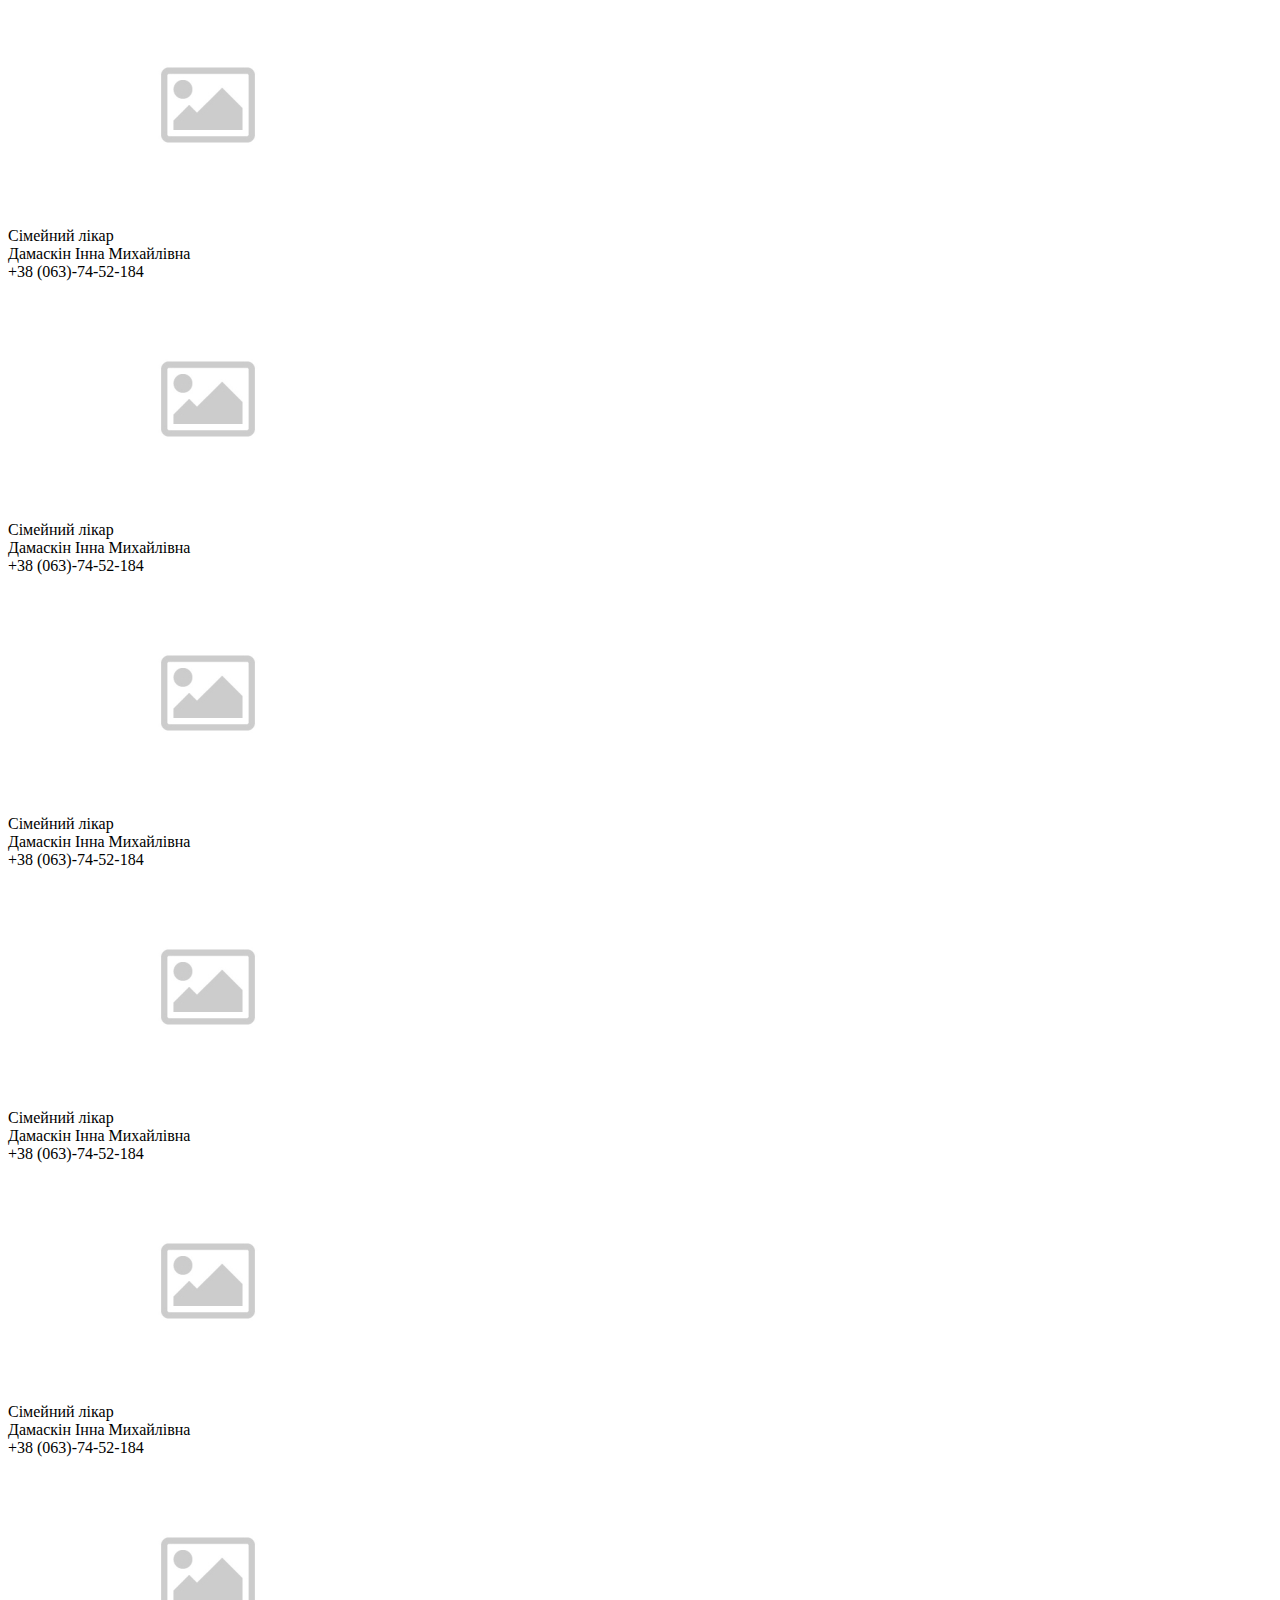
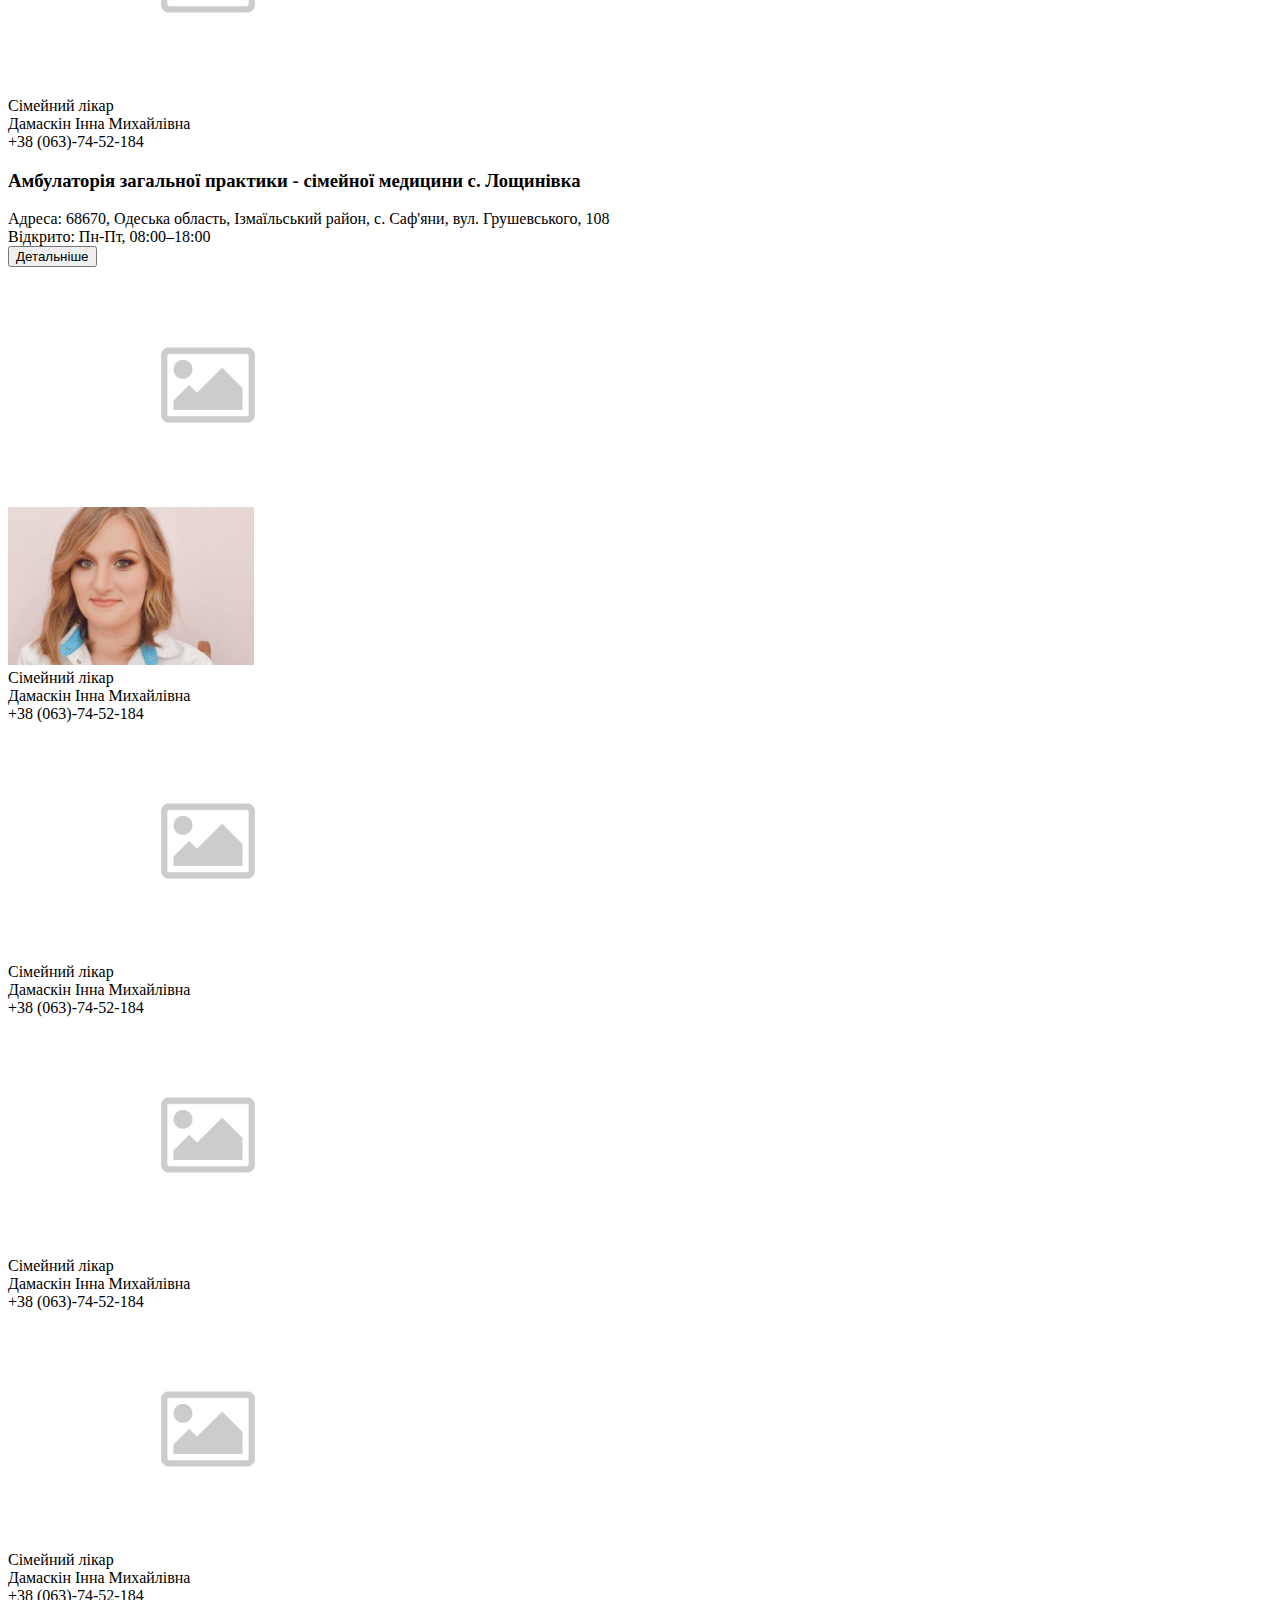
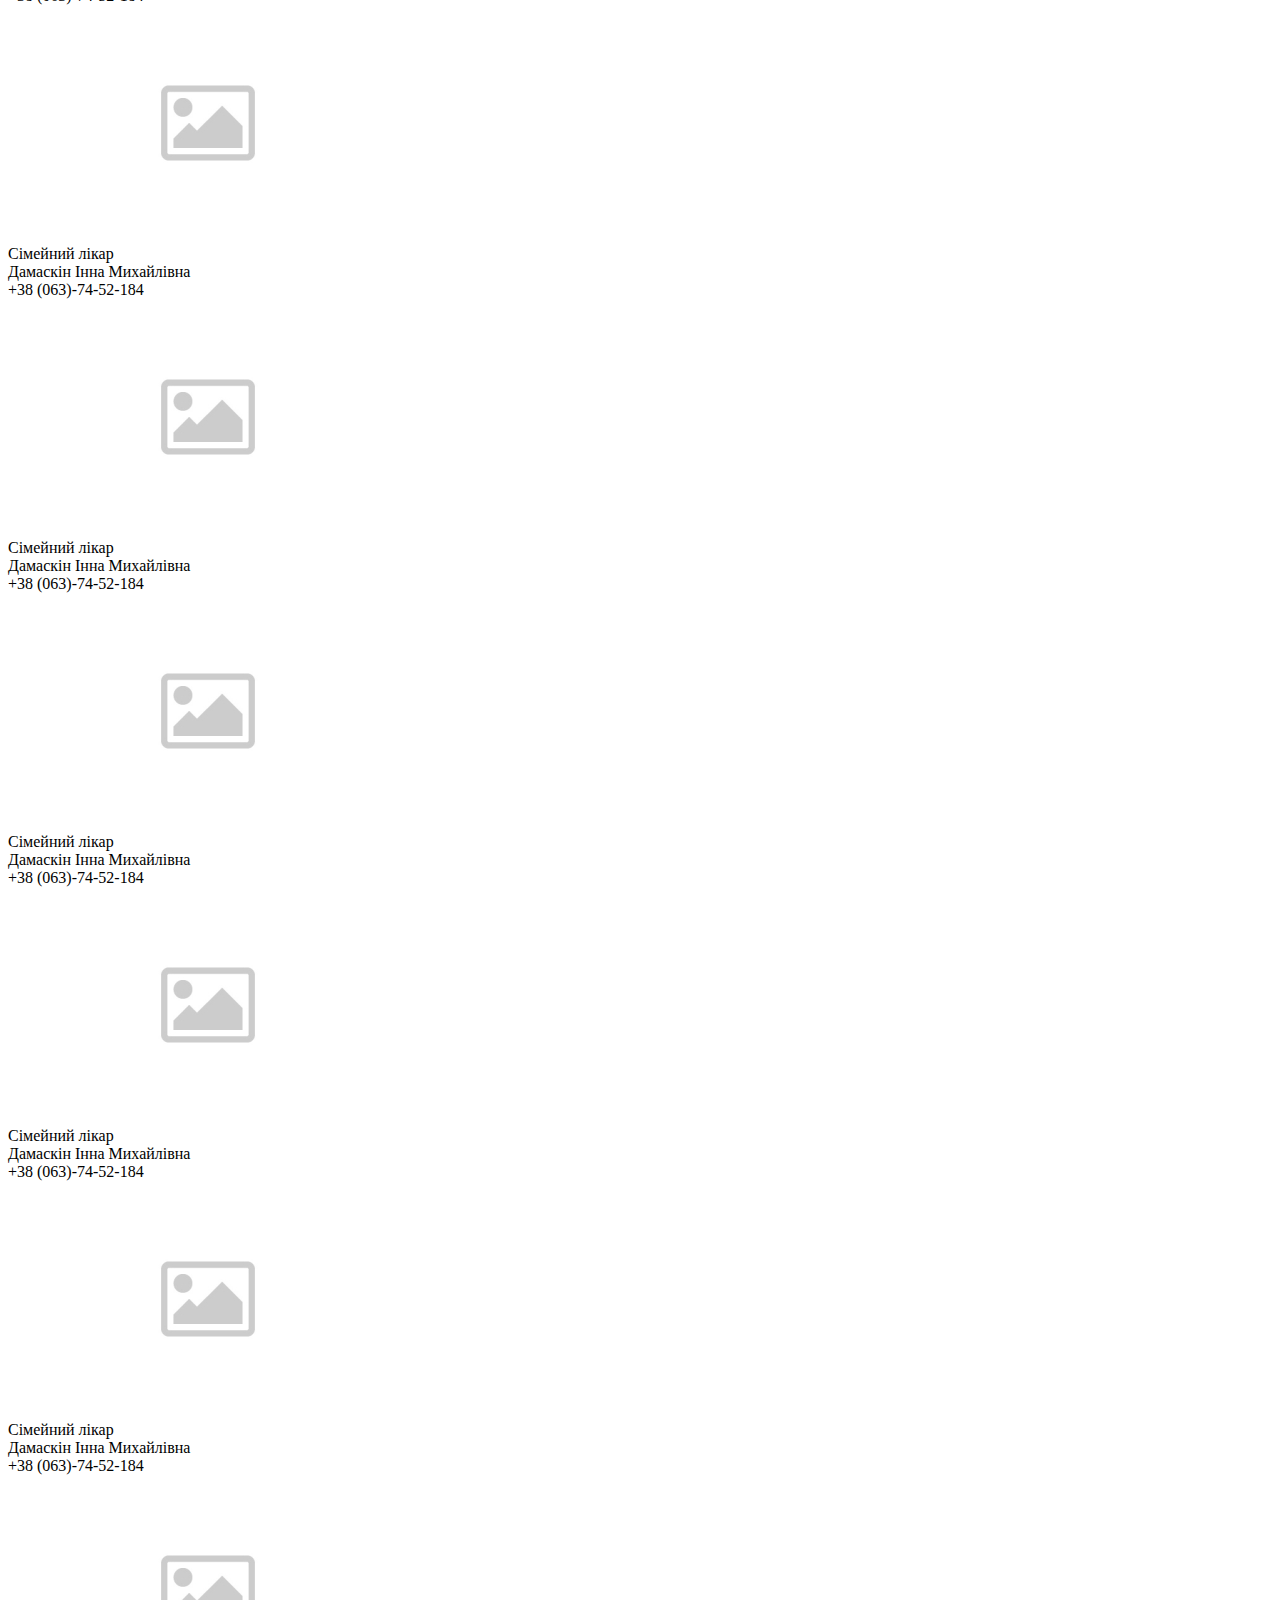
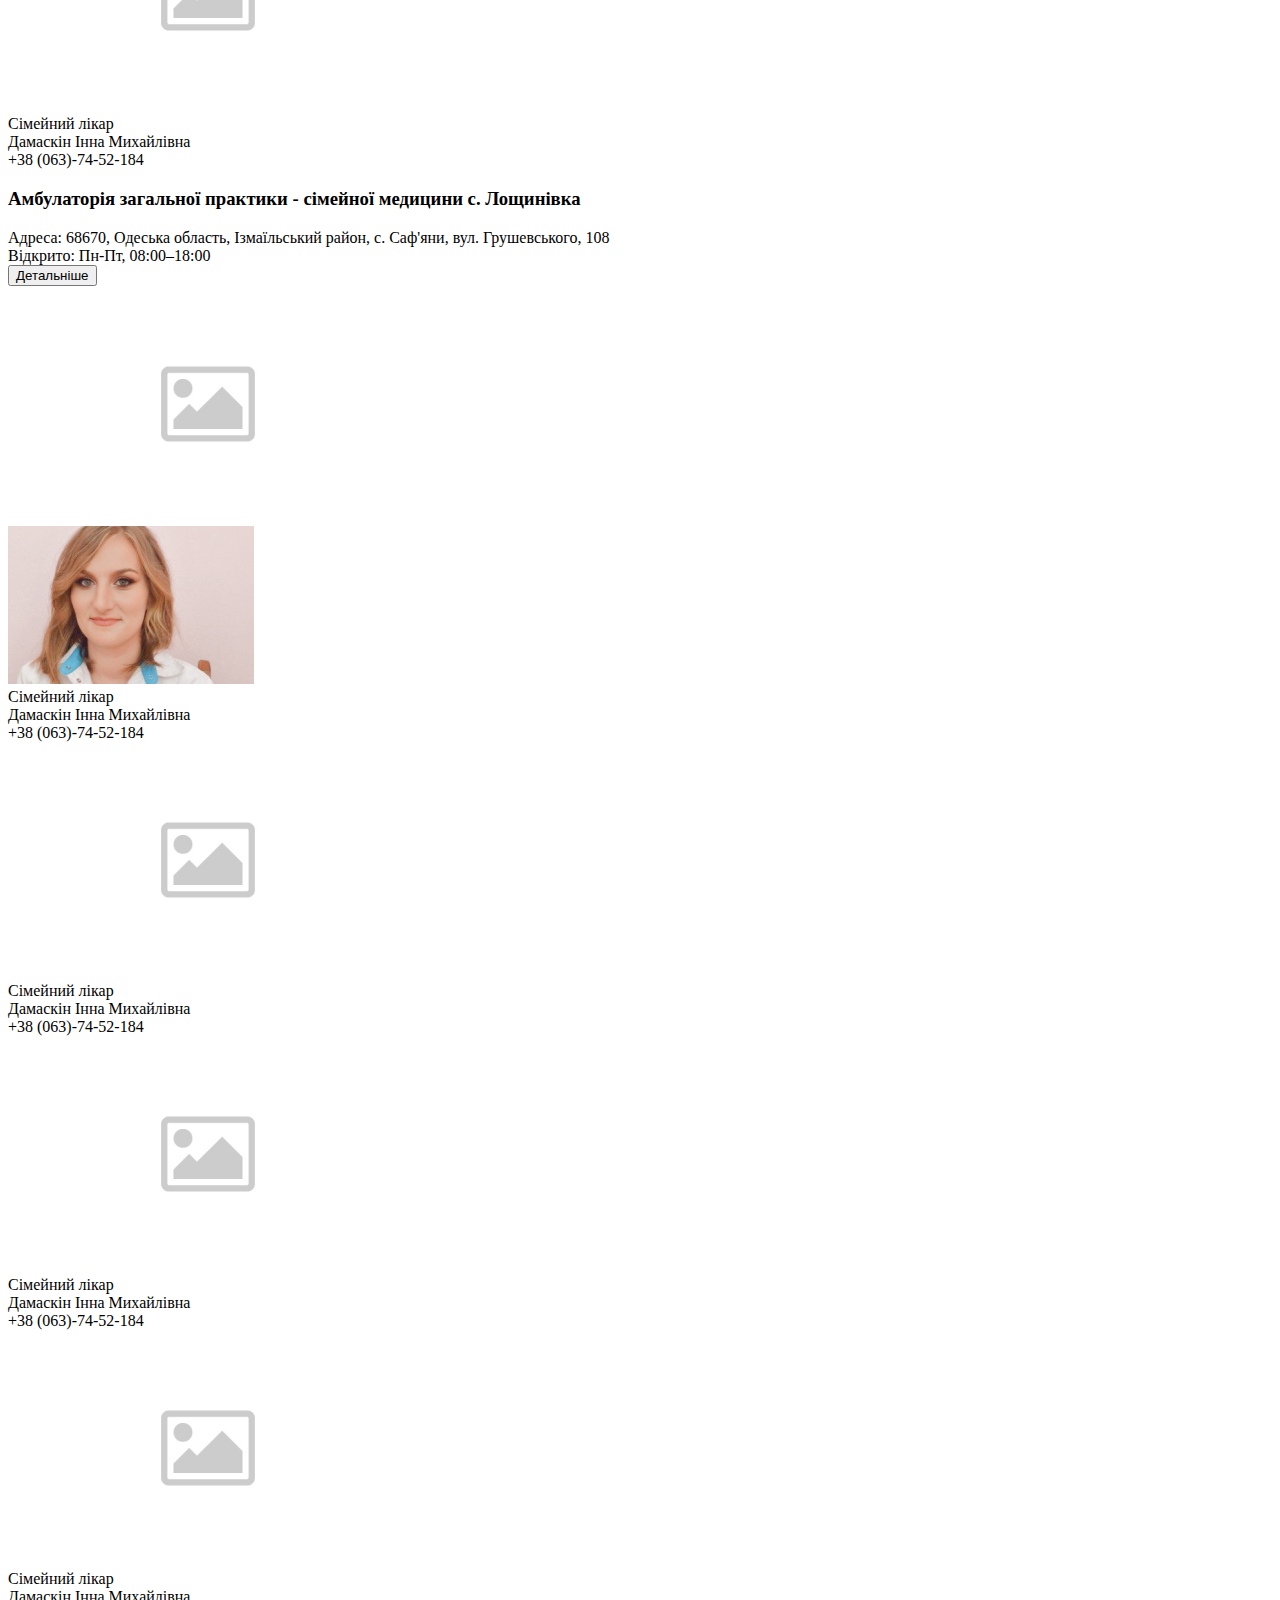
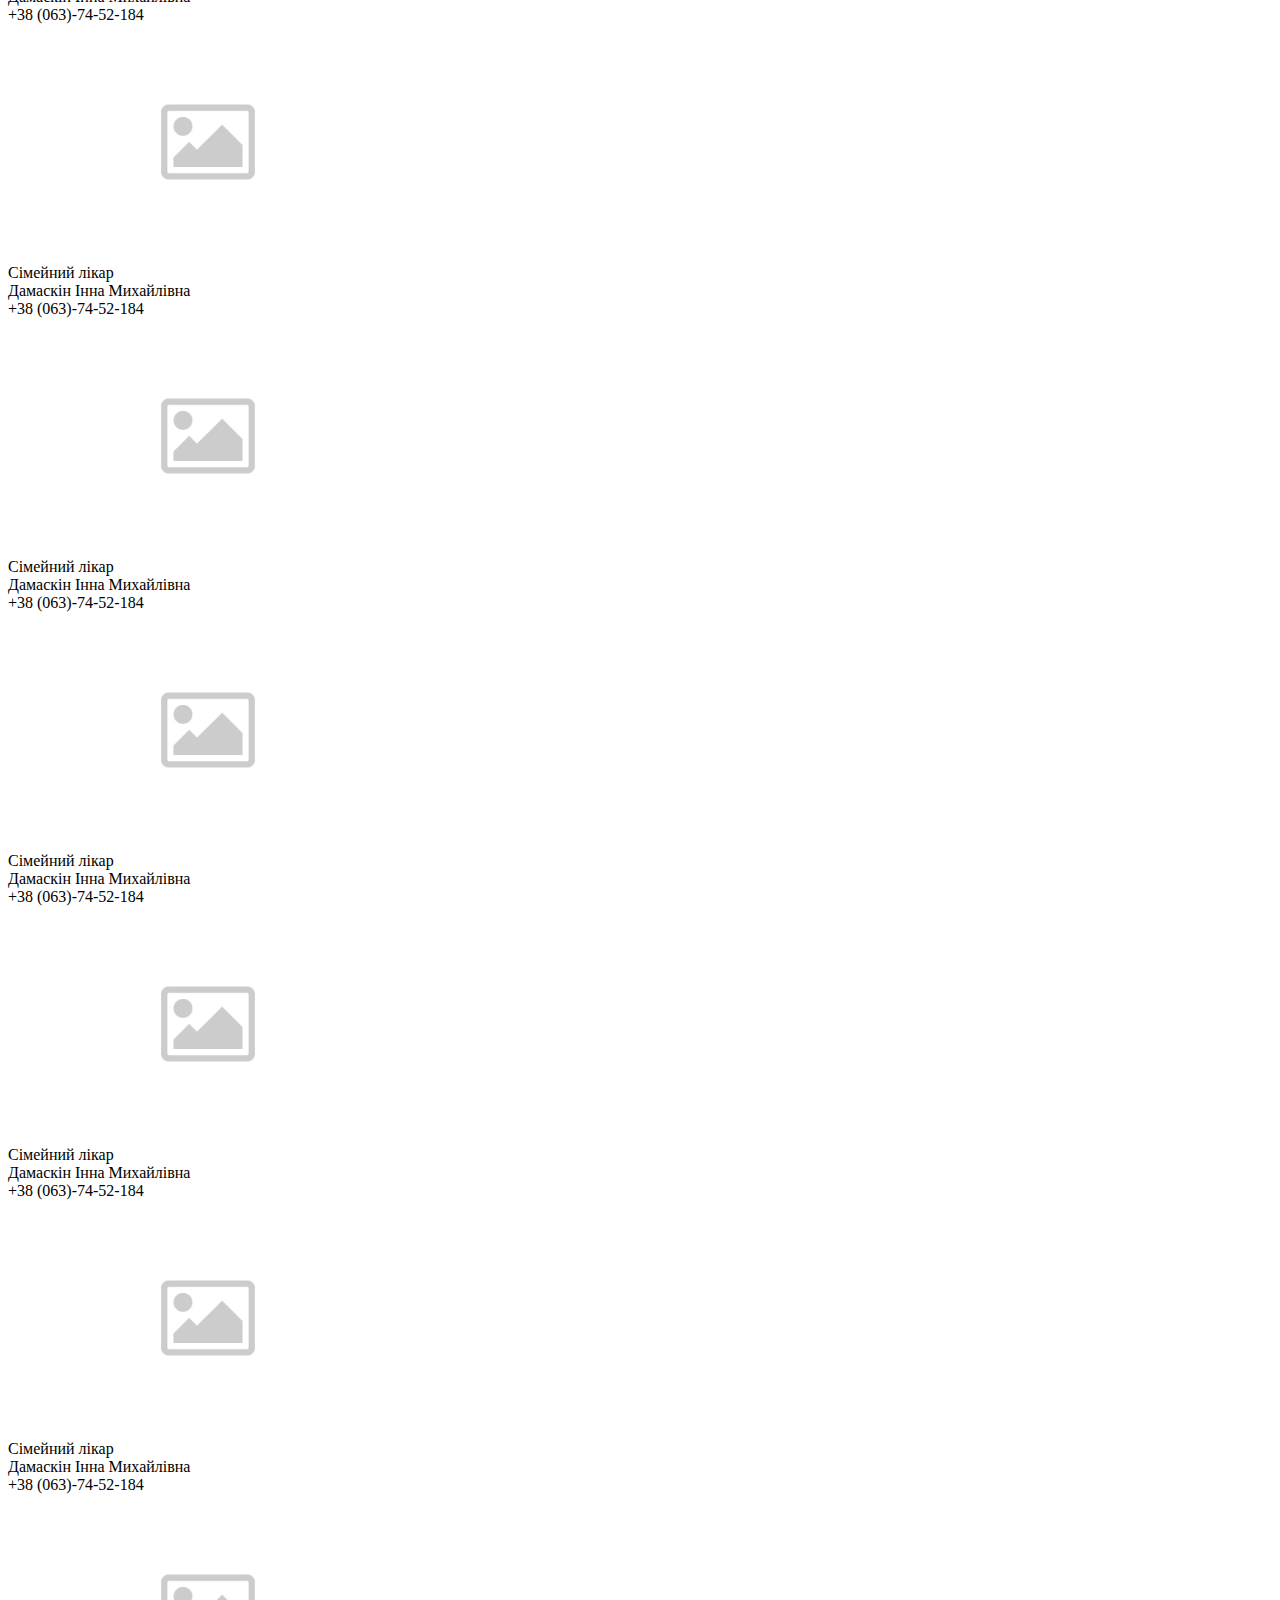
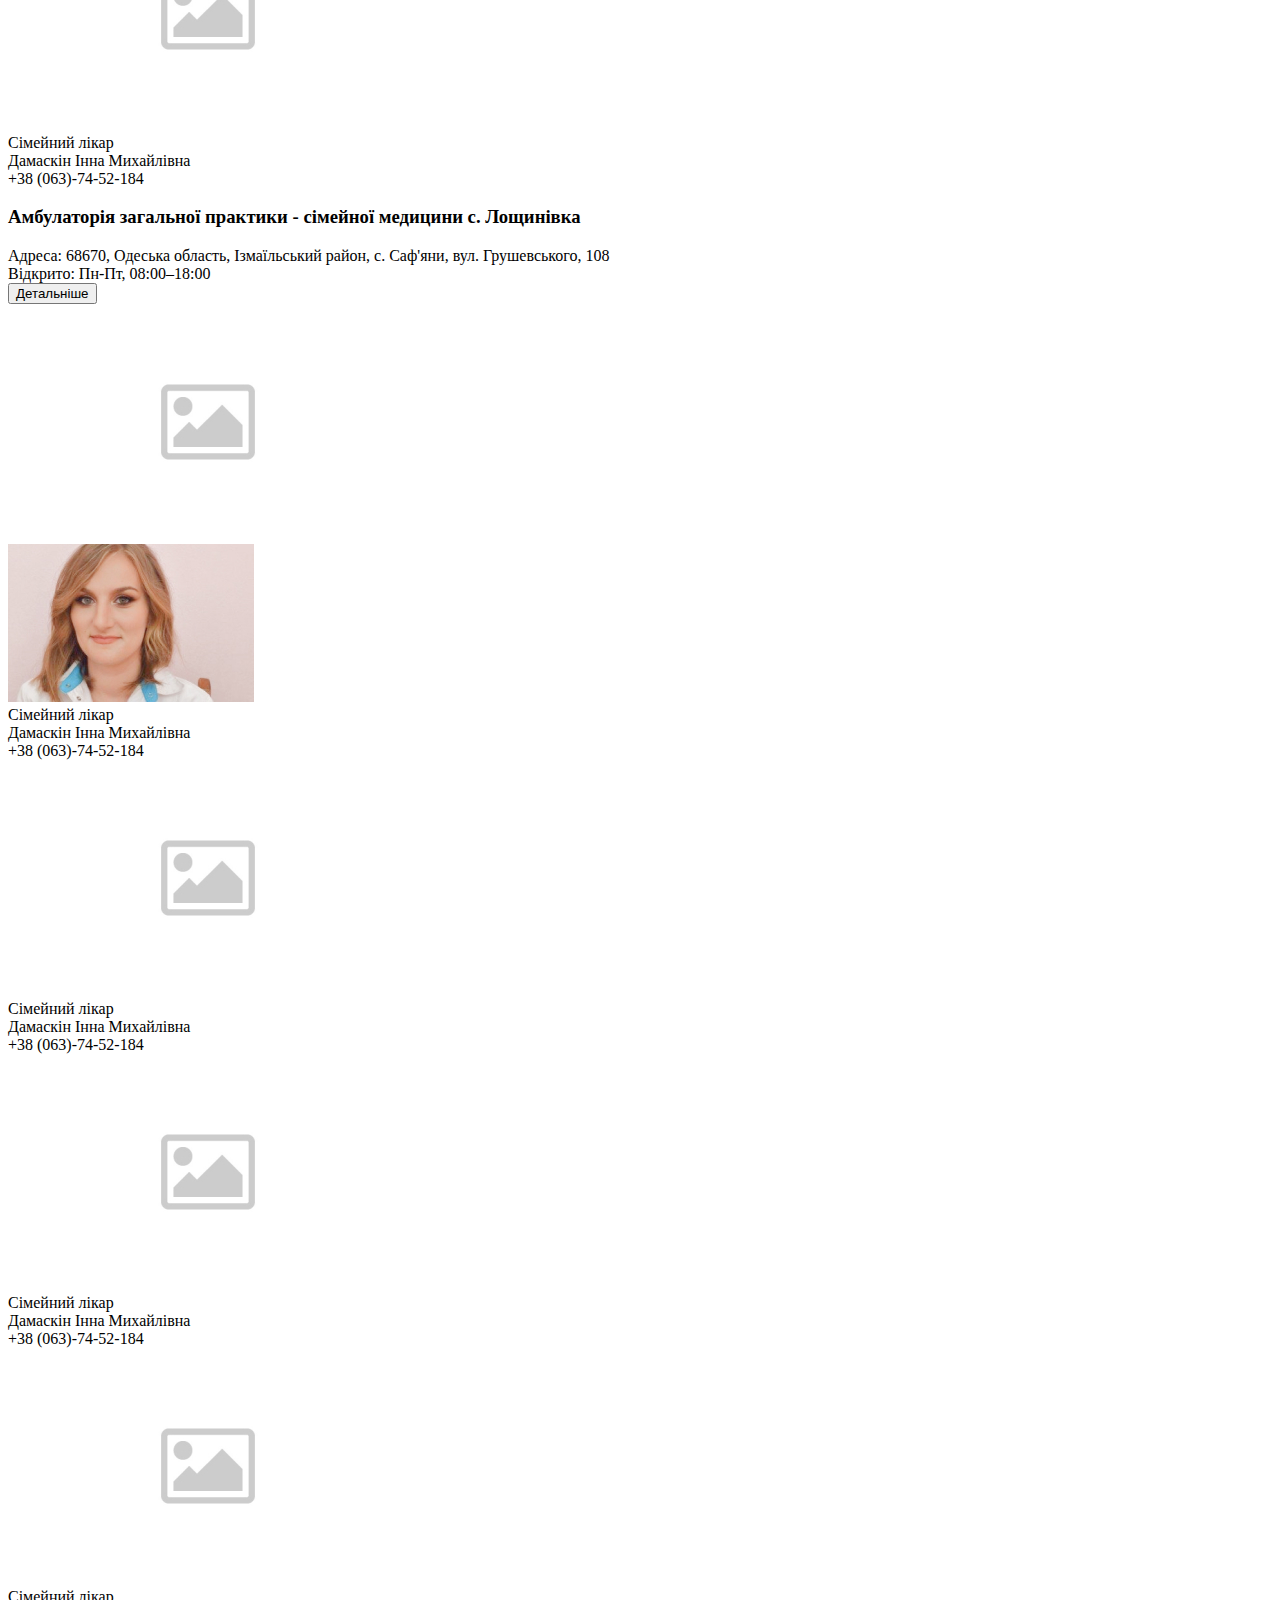
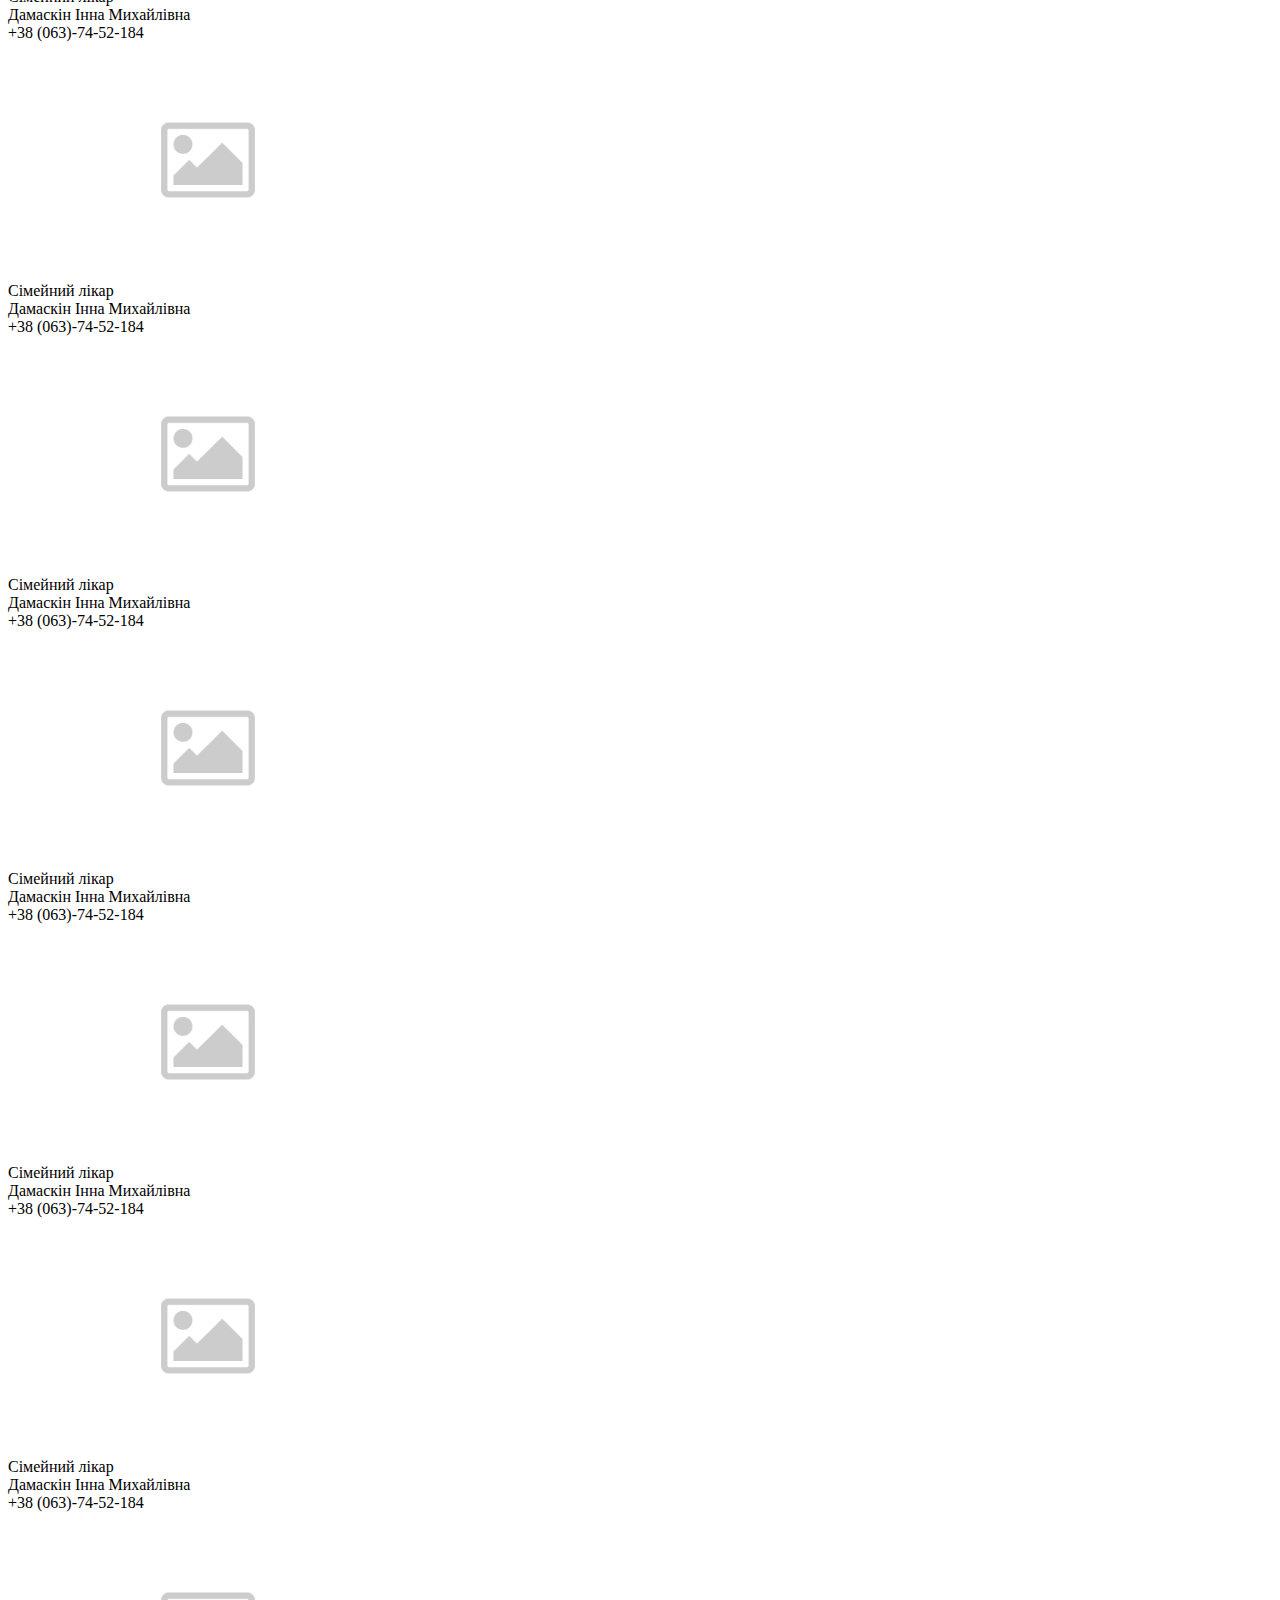
<file: #src/levels.html>
<!DOCTYPE html>
<html lang="uk">
	@@include('_head.html',{
	"title":"Рiвнi надання медичної допомоги"
	})
	<body>
		<div class="wrapper">
			@@include('_header.html',{})
			<main class="page">
				<div class="levels page__fix">
					<div class="levels__container _container _tabs">
						<aside class="levels__side">
							<nav class="levels__menu">
								<ul class="levels__list">
									<li class="levels__item"><a href="" class="levels__button levels__button_white _tabs-item _active">Первинний рiвень</a></li>
									<li class="levels__item"><a href="" class="levels__button levels__button_white _tabs-item">Вторинний рiвень</a></li>
									<li class="levels__item"><a href="" class="levels__button levels__button_white _tabs-item">Допоміжні служби</a></li>
								</ul>
							</nav>
						</aside>
						<!-- /* споллеры певого уровня */ -->
						<section class="levels__section _tabs-block _active"> 
							<div data-spollers data-one-spoller class="levels__spollers">
								<div class="levels__spoller spoller">
									<div data-spoller class="spoller__wrapper">
										<div class="spoller__heading">
											<h3 class="spoller__title">[TAB-1]Амбулаторія загальної практики - сімейної медицини с. Лощинівка</h3>
											<div class="spoller__address">Адреса: <span>68670, Одеська область, Ізмаїльський район, с. Саф'яни, вул. Грушевського, 108</span></div>
											<div class="spoller__schedule">Відкрито: <span>Пн-Пт, 08:00–18:00</span></div>
											<button class="spoller__button button button-blue _icon-arrow_d">Детальнiше</button>
										</div>
										<div class="spoller__image _ibg">
											<img src="img/levels_page/kamenka.jpg" alt="placeholder">
										</div>
									</div>
									<div class="spoller__content">
										<div class="spoller__cards">
											<div class="spoller__item">
												<div class="spoller__photo _ibg">
													<img src="img/levels_page/doctor.jpg" alt="Employee photography">
												</div>
												<div class="spoller__data">
													<div class="spoller__profession">Сімейний лікар</div>
													<div class="spoller__name">Дамаскін Інна Михайлівна</div>
													<div class="spoller__phone">+38 (063)-74-52-184</div>
												</div>
											</div>
											<div class="spoller__item">
												<div class="spoller__photo _ibg">
													<img src="img/levels_page/placeholder_spoller.jpg" alt="Employee photography">
												</div>
												<div class="spoller__data">
													<div class="spoller__profession">Сімейний лікар</div>
													<div class="spoller__name">Дамаскін Інна Михайлівна</div>
													<div class="spoller__phone">+38 (063)-74-52-184</div>
												</div>
											</div>
											<div class="spoller__item">
												<div class="spoller__photo _ibg">
													<img src="img/levels_page/placeholder_spoller.jpg" alt="Employee photography">
												</div>
												<div class="spoller__data">
													<div class="spoller__profession">Сімейний лікар</div>
													<div class="spoller__name">Дамаскін Інна Михайлівна</div>
													<div class="spoller__phone">+38 (063)-74-52-184</div>
												</div>
											</div>
											<div class="spoller__item">
												<div class="spoller__photo _ibg">
													<img src="img/levels_page/placeholder_spoller.jpg" alt="Employee photography">
												</div>
												<div class="spoller__data">
													<div class="spoller__profession">Сімейний лікар</div>
													<div class="spoller__name">Дамаскін Інна Михайлівна</div>
													<div class="spoller__phone">+38 (063)-74-52-184</div>
												</div>
											</div>
											<div class="spoller__item">
												<div class="spoller__photo _ibg">
													<img src="img/levels_page/placeholder_spoller.jpg" alt="Employee photography">
												</div>
												<div class="spoller__data">
													<div class="spoller__profession">Сімейний лікар</div>
													<div class="spoller__name">Дамаскін Інна Михайлівна</div>
													<div class="spoller__phone">+38 (063)-74-52-184</div>
												</div>
											</div>
											<div class="spoller__item">
												<div class="spoller__photo _ibg">
													<img src="img/levels_page/placeholder_spoller.jpg" alt="Employee photography">
												</div>
												<div class="spoller__data">
													<div class="spoller__profession">Сімейний лікар</div>
													<div class="spoller__name">Дамаскін Інна Михайлівна</div>
													<div class="spoller__phone">+38 (063)-74-52-184</div>
												</div>
											</div>
											<div class="spoller__item">
												<div class="spoller__photo _ibg">
													<img src="img/levels_page/placeholder_spoller.jpg" alt="Employee photography">
												</div>
												<div class="spoller__data">
													<div class="spoller__profession">Сімейний лікар</div>
													<div class="spoller__name">Дамаскін Інна Михайлівна</div>
													<div class="spoller__phone">+38 (063)-74-52-184</div>
												</div>
											</div>
											<div class="spoller__item">
												<div class="spoller__photo _ibg">
													<img src="img/levels_page/placeholder_spoller.jpg" alt="Employee photography">
												</div>
												<div class="spoller__data">
													<div class="spoller__profession">Сімейний лікар</div>
													<div class="spoller__name">Дамаскін Інна Михайлівна</div>
													<div class="spoller__phone">+38 (063)-74-52-184</div>
												</div>
											</div>
											<div class="spoller__item">
												<div class="spoller__photo _ibg">
													<img src="img/levels_page/placeholder_spoller.jpg" alt="Employee photography">
												</div>
												<div class="spoller__data">
													<div class="spoller__profession">Сімейний лікар</div>
													<div class="spoller__name">Дамаскін Інна Михайлівна</div>
													<div class="spoller__phone">+38 (063)-74-52-184</div>
												</div>
											</div>
											<div class="spoller__item">
												<div class="spoller__photo _ibg">
													<img src="img/levels_page/placeholder_spoller.jpg" alt="Employee photography">
												</div>
												<div class="spoller__data">
													<div class="spoller__profession">Сімейний лікар</div>
													<div class="spoller__name">Дамаскін Інна Михайлівна</div>
													<div class="spoller__phone">+38 (063)-74-52-184</div>
												</div>
											</div>
										</div>
									</div>
								</div>
								<div class="levels__spoller spoller">
									<div data-spoller class="spoller__wrapper">
										<div class="spoller__heading">
													<h3 class="spoller__title">Амбулаторія загальної практики - сімейної медицини с. Лощинівка</h3>
													<div class="spoller__address">Адреса: <span>68670, Одеська область, Ізмаїльський район, с. Саф'яни, вул. Грушевського, 108</span></div>
													<div class="spoller__schedule">Відкрито: <span>Пн-Пт, 08:00–18:00</span></div>
													<button class="spoller__button button button-blue _icon-arrow_d">Детальнiше</button>
										</div>
										<div class="spoller__image _ibg">
											<img src="img/levels_page/placeholder_spoller.jpg" alt="placeholder">
										</div>
									</div>
									<div class="spoller__content">
										<div class="spoller__cards">
											<div class="spoller__item">
												<div class="spoller__photo _ibg">
													<img src="img/levels_page/doctor.jpg" alt="Employee photography">
												</div>
												<div class="spoller__data">
													<div class="spoller__profession">Сімейний лікар</div>
													<div class="spoller__name">Дамаскін Інна Михайлівна</div>
													<div class="spoller__phone">+38 (063)-74-52-184</div>
												</div>
											</div>
											<div class="spoller__item">
												<div class="spoller__photo _ibg">
													<img src="img/levels_page/placeholder_spoller.jpg" alt="Employee photography">
												</div>
												<div class="spoller__data">
													<div class="spoller__profession">Сімейний лікар</div>
													<div class="spoller__name">Дамаскін Інна Михайлівна</div>
													<div class="spoller__phone">+38 (063)-74-52-184</div>
												</div>
											</div>
											<div class="spoller__item">
												<div class="spoller__photo _ibg">
													<img src="img/levels_page/placeholder_spoller.jpg" alt="Employee photography">
												</div>
												<div class="spoller__data">
													<div class="spoller__profession">Сімейний лікар</div>
													<div class="spoller__name">Дамаскін Інна Михайлівна</div>
													<div class="spoller__phone">+38 (063)-74-52-184</div>
												</div>
											</div>
											<div class="spoller__item">
												<div class="spoller__photo _ibg">
													<img src="img/levels_page/placeholder_spoller.jpg" alt="Employee photography">
												</div>
												<div class="spoller__data">
													<div class="spoller__profession">Сімейний лікар</div>
													<div class="spoller__name">Дамаскін Інна Михайлівна</div>
													<div class="spoller__phone">+38 (063)-74-52-184</div>
												</div>
											</div>
											<div class="spoller__item">
												<div class="spoller__photo _ibg">
													<img src="img/levels_page/placeholder_spoller.jpg" alt="Employee photography">
												</div>
												<div class="spoller__data">
													<div class="spoller__profession">Сімейний лікар</div>
													<div class="spoller__name">Дамаскін Інна Михайлівна</div>
													<div class="spoller__phone">+38 (063)-74-52-184</div>
												</div>
											</div>
											<div class="spoller__item">
												<div class="spoller__photo _ibg">
													<img src="img/levels_page/placeholder_spoller.jpg" alt="Employee photography">
												</div>
												<div class="spoller__data">
													<div class="spoller__profession">Сімейний лікар</div>
													<div class="spoller__name">Дамаскін Інна Михайлівна</div>
													<div class="spoller__phone">+38 (063)-74-52-184</div>
												</div>
											</div>
											<div class="spoller__item">
												<div class="spoller__photo _ibg">
													<img src="img/levels_page/placeholder_spoller.jpg" alt="Employee photography">
												</div>
												<div class="spoller__data">
													<div class="spoller__profession">Сімейний лікар</div>
													<div class="spoller__name">Дамаскін Інна Михайлівна</div>
													<div class="spoller__phone">+38 (063)-74-52-184</div>
												</div>
											</div>
											<div class="spoller__item">
												<div class="spoller__photo _ibg">
													<img src="img/levels_page/placeholder_spoller.jpg" alt="Employee photography">
												</div>
												<div class="spoller__data">
													<div class="spoller__profession">Сімейний лікар</div>
													<div class="spoller__name">Дамаскін Інна Михайлівна</div>
													<div class="spoller__phone">+38 (063)-74-52-184</div>
												</div>
											</div>
											<div class="spoller__item">
												<div class="spoller__photo _ibg">
													<img src="img/levels_page/placeholder_spoller.jpg" alt="Employee photography">
												</div>
												<div class="spoller__data">
													<div class="spoller__profession">Сімейний лікар</div>
													<div class="spoller__name">Дамаскін Інна Михайлівна</div>
													<div class="spoller__phone">+38 (063)-74-52-184</div>
												</div>
											</div>
											<div class="spoller__item">
												<div class="spoller__photo _ibg">
													<img src="img/levels_page/placeholder_spoller.jpg" alt="Employee photography">
												</div>
												<div class="spoller__data">
													<div class="spoller__profession">Сімейний лікар</div>
													<div class="spoller__name">Дамаскін Інна Михайлівна</div>
													<div class="spoller__phone">+38 (063)-74-52-184</div>
												</div>
											</div>
										</div>
									</div>
								</div>
								<div class="levels__spoller spoller">
									<div data-spoller class="spoller__wrapper">
										<div class="spoller__heading">
													<h3 class="spoller__title">Амбулаторія загальної практики - сімейної медицини с. Лощинівка</h3>
													<div class="spoller__address">Адреса: <span>68670, Одеська область, Ізмаїльський район, с. Саф'яни, вул. Грушевського, 108</span></div>
													<div class="spoller__schedule">Відкрито: <span>Пн-Пт, 08:00–18:00</span></div>
													<button class="spoller__button button button-blue _icon-arrow_d">Детальнiше</button>
										</div>
										<div class="spoller__image _ibg">
											<img src="img/levels_page/placeholder_spoller.jpg" alt="placeholder">
										</div>
									</div>
									<div class="spoller__content">
										<div class="spoller__cards">
											<div class="spoller__item">
												<div class="spoller__photo _ibg">
													<img src="img/levels_page/doctor.jpg" alt="Employee photography">
												</div>
												<div class="spoller__data">
													<div class="spoller__profession">Сімейний лікар</div>
													<div class="spoller__name">Дамаскін Інна Михайлівна</div>
													<div class="spoller__phone">+38 (063)-74-52-184</div>
												</div>
											</div>
											<div class="spoller__item">
												<div class="spoller__photo _ibg">
													<img src="img/levels_page/placeholder_spoller.jpg" alt="Employee photography">
												</div>
												<div class="spoller__data">
													<div class="spoller__profession">Сімейний лікар</div>
													<div class="spoller__name">Дамаскін Інна Михайлівна</div>
													<div class="spoller__phone">+38 (063)-74-52-184</div>
												</div>
											</div>
											<div class="spoller__item">
												<div class="spoller__photo _ibg">
													<img src="img/levels_page/placeholder_spoller.jpg" alt="Employee photography">
												</div>
												<div class="spoller__data">
													<div class="spoller__profession">Сімейний лікар</div>
													<div class="spoller__name">Дамаскін Інна Михайлівна</div>
													<div class="spoller__phone">+38 (063)-74-52-184</div>
												</div>
											</div>
											<div class="spoller__item">
												<div class="spoller__photo _ibg">
													<img src="img/levels_page/placeholder_spoller.jpg" alt="Employee photography">
												</div>
												<div class="spoller__data">
													<div class="spoller__profession">Сімейний лікар</div>
													<div class="spoller__name">Дамаскін Інна Михайлівна</div>
													<div class="spoller__phone">+38 (063)-74-52-184</div>
												</div>
											</div>
											<div class="spoller__item">
												<div class="spoller__photo _ibg">
													<img src="img/levels_page/placeholder_spoller.jpg" alt="Employee photography">
												</div>
												<div class="spoller__data">
													<div class="spoller__profession">Сімейний лікар</div>
													<div class="spoller__name">Дамаскін Інна Михайлівна</div>
													<div class="spoller__phone">+38 (063)-74-52-184</div>
												</div>
											</div>
											<div class="spoller__item">
												<div class="spoller__photo _ibg">
													<img src="img/levels_page/placeholder_spoller.jpg" alt="Employee photography">
												</div>
												<div class="spoller__data">
													<div class="spoller__profession">Сімейний лікар</div>
													<div class="spoller__name">Дамаскін Інна Михайлівна</div>
													<div class="spoller__phone">+38 (063)-74-52-184</div>
												</div>
											</div>
											<div class="spoller__item">
												<div class="spoller__photo _ibg">
													<img src="img/levels_page/placeholder_spoller.jpg" alt="Employee photography">
												</div>
												<div class="spoller__data">
													<div class="spoller__profession">Сімейний лікар</div>
													<div class="spoller__name">Дамаскін Інна Михайлівна</div>
													<div class="spoller__phone">+38 (063)-74-52-184</div>
												</div>
											</div>
											<div class="spoller__item">
												<div class="spoller__photo _ibg">
													<img src="img/levels_page/placeholder_spoller.jpg" alt="Employee photography">
												</div>
												<div class="spoller__data">
													<div class="spoller__profession">Сімейний лікар</div>
													<div class="spoller__name">Дамаскін Інна Михайлівна</div>
													<div class="spoller__phone">+38 (063)-74-52-184</div>
												</div>
											</div>
											<div class="spoller__item">
												<div class="spoller__photo _ibg">
													<img src="img/levels_page/placeholder_spoller.jpg" alt="Employee photography">
												</div>
												<div class="spoller__data">
													<div class="spoller__profession">Сімейний лікар</div>
													<div class="spoller__name">Дамаскін Інна Михайлівна</div>
													<div class="spoller__phone">+38 (063)-74-52-184</div>
												</div>
											</div>
											<div class="spoller__item">
												<div class="spoller__photo _ibg">
													<img src="img/levels_page/placeholder_spoller.jpg" alt="Employee photography">
												</div>
												<div class="spoller__data">
													<div class="spoller__profession">Сімейний лікар</div>
													<div class="spoller__name">Дамаскін Інна Михайлівна</div>
													<div class="spoller__phone">+38 (063)-74-52-184</div>
												</div>
											</div>
										</div>
									</div>
								</div>
								<div class="levels__spoller spoller">
									<div data-spoller class="spoller__wrapper">
										<div class="spoller__heading">
													<h3 class="spoller__title">Амбулаторія загальної практики - сімейної медицини с. Лощинівка</h3>
													<div class="spoller__address">Адреса: <span>68670, Одеська область, Ізмаїльський район, с. Саф'яни, вул. Грушевського, 108</span></div>
													<div class="spoller__schedule">Відкрито: <span>Пн-Пт, 08:00–18:00</span></div>
													<button class="spoller__button button button-blue _icon-arrow_d">Детальнiше</button>
										</div>
										<div class="spoller__image _ibg">
											<img src="img/levels_page/placeholder_spoller.jpg" alt="placeholder">
										</div>
									</div>
									<div class="spoller__content">
										<div class="spoller__cards">
											<div class="spoller__item">
												<div class="spoller__photo _ibg">
													<img src="img/levels_page/doctor.jpg" alt="Employee photography">
												</div>
												<div class="spoller__data">
													<div class="spoller__profession">Сімейний лікар</div>
													<div class="spoller__name">Дамаскін Інна Михайлівна</div>
													<div class="spoller__phone">+38 (063)-74-52-184</div>
												</div>
											</div>
											<div class="spoller__item">
												<div class="spoller__photo _ibg">
													<img src="img/levels_page/placeholder_spoller.jpg" alt="Employee photography">
												</div>
												<div class="spoller__data">
													<div class="spoller__profession">Сімейний лікар</div>
													<div class="spoller__name">Дамаскін Інна Михайлівна</div>
													<div class="spoller__phone">+38 (063)-74-52-184</div>
												</div>
											</div>
											<div class="spoller__item">
												<div class="spoller__photo _ibg">
													<img src="img/levels_page/placeholder_spoller.jpg" alt="Employee photography">
												</div>
												<div class="spoller__data">
													<div class="spoller__profession">Сімейний лікар</div>
													<div class="spoller__name">Дамаскін Інна Михайлівна</div>
													<div class="spoller__phone">+38 (063)-74-52-184</div>
												</div>
											</div>
											<div class="spoller__item">
												<div class="spoller__photo _ibg">
													<img src="img/levels_page/placeholder_spoller.jpg" alt="Employee photography">
												</div>
												<div class="spoller__data">
													<div class="spoller__profession">Сімейний лікар</div>
													<div class="spoller__name">Дамаскін Інна Михайлівна</div>
													<div class="spoller__phone">+38 (063)-74-52-184</div>
												</div>
											</div>
											<div class="spoller__item">
												<div class="spoller__photo _ibg">
													<img src="img/levels_page/placeholder_spoller.jpg" alt="Employee photography">
												</div>
												<div class="spoller__data">
													<div class="spoller__profession">Сімейний лікар</div>
													<div class="spoller__name">Дамаскін Інна Михайлівна</div>
													<div class="spoller__phone">+38 (063)-74-52-184</div>
												</div>
											</div>
											<div class="spoller__item">
												<div class="spoller__photo _ibg">
													<img src="img/levels_page/placeholder_spoller.jpg" alt="Employee photography">
												</div>
												<div class="spoller__data">
													<div class="spoller__profession">Сімейний лікар</div>
													<div class="spoller__name">Дамаскін Інна Михайлівна</div>
													<div class="spoller__phone">+38 (063)-74-52-184</div>
												</div>
											</div>
											<div class="spoller__item">
												<div class="spoller__photo _ibg">
													<img src="img/levels_page/placeholder_spoller.jpg" alt="Employee photography">
												</div>
												<div class="spoller__data">
													<div class="spoller__profession">Сімейний лікар</div>
													<div class="spoller__name">Дамаскін Інна Михайлівна</div>
													<div class="spoller__phone">+38 (063)-74-52-184</div>
												</div>
											</div>
											<div class="spoller__item">
												<div class="spoller__photo _ibg">
													<img src="img/levels_page/placeholder_spoller.jpg" alt="Employee photography">
												</div>
												<div class="spoller__data">
													<div class="spoller__profession">Сімейний лікар</div>
													<div class="spoller__name">Дамаскін Інна Михайлівна</div>
													<div class="spoller__phone">+38 (063)-74-52-184</div>
												</div>
											</div>
											<div class="spoller__item">
												<div class="spoller__photo _ibg">
													<img src="img/levels_page/placeholder_spoller.jpg" alt="Employee photography">
												</div>
												<div class="spoller__data">
													<div class="spoller__profession">Сімейний лікар</div>
													<div class="spoller__name">Дамаскін Інна Михайлівна</div>
													<div class="spoller__phone">+38 (063)-74-52-184</div>
												</div>
											</div>
											<div class="spoller__item">
												<div class="spoller__photo _ibg">
													<img src="img/levels_page/placeholder_spoller.jpg" alt="Employee photography">
												</div>
												<div class="spoller__data">
													<div class="spoller__profession">Сімейний лікар</div>
													<div class="spoller__name">Дамаскін Інна Михайлівна</div>
													<div class="spoller__phone">+38 (063)-74-52-184</div>
												</div>
											</div>
										</div>
									</div>
								</div>
								<div class="levels__spoller spoller">
									<div data-spoller class="spoller__wrapper">
										<div class="spoller__heading">
													<h3 class="spoller__title">Амбулаторія загальної практики - сімейної медицини с. Лощинівка</h3>
													<div class="spoller__address">Адреса: <span>68670, Одеська область, Ізмаїльський район, с. Саф'яни, вул. Грушевського, 108</span></div>
													<div class="spoller__schedule">Відкрито: <span>Пн-Пт, 08:00–18:00</span></div>
													<button class="spoller__button button button-blue _icon-arrow_d">Детальнiше</button>
										</div>
										<div class="spoller__image _ibg">
											<img src="img/levels_page/placeholder_spoller.jpg" alt="placeholder">
										</div>
									</div>
									<div class="spoller__content">
										<div class="spoller__cards">
											<div class="spoller__item">
												<div class="spoller__photo _ibg">
													<img src="img/levels_page/doctor.jpg" alt="Employee photography">
												</div>
												<div class="spoller__data">
													<div class="spoller__profession">Сімейний лікар</div>
													<div class="spoller__name">Дамаскін Інна Михайлівна</div>
													<div class="spoller__phone">+38 (063)-74-52-184</div>
												</div>
											</div>
											<div class="spoller__item">
												<div class="spoller__photo _ibg">
													<img src="img/levels_page/placeholder_spoller.jpg" alt="Employee photography">
												</div>
												<div class="spoller__data">
													<div class="spoller__profession">Сімейний лікар</div>
													<div class="spoller__name">Дамаскін Інна Михайлівна</div>
													<div class="spoller__phone">+38 (063)-74-52-184</div>
												</div>
											</div>
											<div class="spoller__item">
												<div class="spoller__photo _ibg">
													<img src="img/levels_page/placeholder_spoller.jpg" alt="Employee photography">
												</div>
												<div class="spoller__data">
													<div class="spoller__profession">Сімейний лікар</div>
													<div class="spoller__name">Дамаскін Інна Михайлівна</div>
													<div class="spoller__phone">+38 (063)-74-52-184</div>
												</div>
											</div>
											<div class="spoller__item">
												<div class="spoller__photo _ibg">
													<img src="img/levels_page/placeholder_spoller.jpg" alt="Employee photography">
												</div>
												<div class="spoller__data">
													<div class="spoller__profession">Сімейний лікар</div>
													<div class="spoller__name">Дамаскін Інна Михайлівна</div>
													<div class="spoller__phone">+38 (063)-74-52-184</div>
												</div>
											</div>
											<div class="spoller__item">
												<div class="spoller__photo _ibg">
													<img src="img/levels_page/placeholder_spoller.jpg" alt="Employee photography">
												</div>
												<div class="spoller__data">
													<div class="spoller__profession">Сімейний лікар</div>
													<div class="spoller__name">Дамаскін Інна Михайлівна</div>
													<div class="spoller__phone">+38 (063)-74-52-184</div>
												</div>
											</div>
											<div class="spoller__item">
												<div class="spoller__photo _ibg">
													<img src="img/levels_page/placeholder_spoller.jpg" alt="Employee photography">
												</div>
												<div class="spoller__data">
													<div class="spoller__profession">Сімейний лікар</div>
													<div class="spoller__name">Дамаскін Інна Михайлівна</div>
													<div class="spoller__phone">+38 (063)-74-52-184</div>
												</div>
											</div>
											<div class="spoller__item">
												<div class="spoller__photo _ibg">
													<img src="img/levels_page/placeholder_spoller.jpg" alt="Employee photography">
												</div>
												<div class="spoller__data">
													<div class="spoller__profession">Сімейний лікар</div>
													<div class="spoller__name">Дамаскін Інна Михайлівна</div>
													<div class="spoller__phone">+38 (063)-74-52-184</div>
												</div>
											</div>
											<div class="spoller__item">
												<div class="spoller__photo _ibg">
													<img src="img/levels_page/placeholder_spoller.jpg" alt="Employee photography">
												</div>
												<div class="spoller__data">
													<div class="spoller__profession">Сімейний лікар</div>
													<div class="spoller__name">Дамаскін Інна Михайлівна</div>
													<div class="spoller__phone">+38 (063)-74-52-184</div>
												</div>
											</div>
											<div class="spoller__item">
												<div class="spoller__photo _ibg">
													<img src="img/levels_page/placeholder_spoller.jpg" alt="Employee photography">
												</div>
												<div class="spoller__data">
													<div class="spoller__profession">Сімейний лікар</div>
													<div class="spoller__name">Дамаскін Інна Михайлівна</div>
													<div class="spoller__phone">+38 (063)-74-52-184</div>
												</div>
											</div>
											<div class="spoller__item">
												<div class="spoller__photo _ibg">
													<img src="img/levels_page/placeholder_spoller.jpg" alt="Employee photography">
												</div>
												<div class="spoller__data">
													<div class="spoller__profession">Сімейний лікар</div>
													<div class="spoller__name">Дамаскін Інна Михайлівна</div>
													<div class="spoller__phone">+38 (063)-74-52-184</div>
												</div>
											</div>
										</div>
									</div>
								</div>
								<div class="levels__spoller spoller">
									<div data-spoller class="spoller__wrapper">
										<div class="spoller__heading">
													<h3 class="spoller__title">Амбулаторія загальної практики - сімейної медицини с. Лощинівка</h3>
													<div class="spoller__address">Адреса: <span>68670, Одеська область, Ізмаїльський район, с. Саф'яни, вул. Грушевського, 108</span></div>
													<div class="spoller__schedule">Відкрито: <span>Пн-Пт, 08:00–18:00</span></div>
													<button class="spoller__button button button-blue _icon-arrow_d">Детальнiше</button>
										</div>
										<div class="spoller__image _ibg">
											<img src="img/levels_page/placeholder_spoller.jpg" alt="placeholder">
										</div>
									</div>
									<div class="spoller__content">
										<div class="spoller__cards">
											<div class="spoller__item">
												<div class="spoller__photo _ibg">
													<img src="img/levels_page/doctor.jpg" alt="Employee photography">
												</div>
												<div class="spoller__data">
													<div class="spoller__profession">Сімейний лікар</div>
													<div class="spoller__name">Дамаскін Інна Михайлівна</div>
													<div class="spoller__phone">+38 (063)-74-52-184</div>
												</div>
											</div>
											<div class="spoller__item">
												<div class="spoller__photo _ibg">
													<img src="img/levels_page/placeholder_spoller.jpg" alt="Employee photography">
												</div>
												<div class="spoller__data">
													<div class="spoller__profession">Сімейний лікар</div>
													<div class="spoller__name">Дамаскін Інна Михайлівна</div>
													<div class="spoller__phone">+38 (063)-74-52-184</div>
												</div>
											</div>
											<div class="spoller__item">
												<div class="spoller__photo _ibg">
													<img src="img/levels_page/placeholder_spoller.jpg" alt="Employee photography">
												</div>
												<div class="spoller__data">
													<div class="spoller__profession">Сімейний лікар</div>
													<div class="spoller__name">Дамаскін Інна Михайлівна</div>
													<div class="spoller__phone">+38 (063)-74-52-184</div>
												</div>
											</div>
											<div class="spoller__item">
												<div class="spoller__photo _ibg">
													<img src="img/levels_page/placeholder_spoller.jpg" alt="Employee photography">
												</div>
												<div class="spoller__data">
													<div class="spoller__profession">Сімейний лікар</div>
													<div class="spoller__name">Дамаскін Інна Михайлівна</div>
													<div class="spoller__phone">+38 (063)-74-52-184</div>
												</div>
											</div>
											<div class="spoller__item">
												<div class="spoller__photo _ibg">
													<img src="img/levels_page/placeholder_spoller.jpg" alt="Employee photography">
												</div>
												<div class="spoller__data">
													<div class="spoller__profession">Сімейний лікар</div>
													<div class="spoller__name">Дамаскін Інна Михайлівна</div>
													<div class="spoller__phone">+38 (063)-74-52-184</div>
												</div>
											</div>
											<div class="spoller__item">
												<div class="spoller__photo _ibg">
													<img src="img/levels_page/placeholder_spoller.jpg" alt="Employee photography">
												</div>
												<div class="spoller__data">
													<div class="spoller__profession">Сімейний лікар</div>
													<div class="spoller__name">Дамаскін Інна Михайлівна</div>
													<div class="spoller__phone">+38 (063)-74-52-184</div>
												</div>
											</div>
											<div class="spoller__item">
												<div class="spoller__photo _ibg">
													<img src="img/levels_page/placeholder_spoller.jpg" alt="Employee photography">
												</div>
												<div class="spoller__data">
													<div class="spoller__profession">Сімейний лікар</div>
													<div class="spoller__name">Дамаскін Інна Михайлівна</div>
													<div class="spoller__phone">+38 (063)-74-52-184</div>
												</div>
											</div>
											<div class="spoller__item">
												<div class="spoller__photo _ibg">
													<img src="img/levels_page/placeholder_spoller.jpg" alt="Employee photography">
												</div>
												<div class="spoller__data">
													<div class="spoller__profession">Сімейний лікар</div>
													<div class="spoller__name">Дамаскін Інна Михайлівна</div>
													<div class="spoller__phone">+38 (063)-74-52-184</div>
												</div>
											</div>
											<div class="spoller__item">
												<div class="spoller__photo _ibg">
													<img src="img/levels_page/placeholder_spoller.jpg" alt="Employee photography">
												</div>
												<div class="spoller__data">
													<div class="spoller__profession">Сімейний лікар</div>
													<div class="spoller__name">Дамаскін Інна Михайлівна</div>
													<div class="spoller__phone">+38 (063)-74-52-184</div>
												</div>
											</div>
											<div class="spoller__item">
												<div class="spoller__photo _ibg">
													<img src="img/levels_page/placeholder_spoller.jpg" alt="Employee photography">
												</div>
												<div class="spoller__data">
													<div class="spoller__profession">Сімейний лікар</div>
													<div class="spoller__name">Дамаскін Інна Михайлівна</div>
													<div class="spoller__phone">+38 (063)-74-52-184</div>
												</div>
											</div>
										</div>
									</div>
								</div>
							</div>
							<div class="levels__pagination">

							</div>
						</section>
						<!-- /* споллеры второго уровня */ -->
						<section class="levels__section _tabs-block"> 
							<div data-spollers data-one-spoller class="levels__spollers">
								<div class="levels__spoller spoller">
									<div data-spoller class="spoller__wrapper">
										<div class="spoller__heading">
											<h3 class="spoller__title">[TAB-2]Амбулаторія загальної практики - сімейної медицини с.
												Лощинівка</h3>
											<div class="spoller__address">Адреса: <span>68670, Одеська область, Ізмаїльський район,
													с. Саф'яни, вул. Грушевського, 108</span></div>
											<div class="spoller__schedule">Відкрито: <span>Пн-Пт, 08:00–18:00</span></div>
											<button class="spoller__button button button-blue _icon-arrow_d">Детальнiше</button>
										</div>
										<div class="spoller__image _ibg">
											<img src="img/levels_page/apteca.png" alt="placeholder">
										</div>
									</div>
									<div class="spoller__content">
										<div class="spoller__cards">
											<div class="spoller__item">
												<div class="spoller__photo _ibg">
													<img src="img/levels_page/doctor.jpg" alt="Employee photography">
												</div>
												<div class="spoller__data">
													<div class="spoller__profession">Сімейний лікар</div>
													<div class="spoller__name">Дамаскін Інна Михайлівна</div>
													<div class="spoller__phone">+38 (063)-74-52-184</div>
												</div>
											</div>
											<div class="spoller__item">
												<div class="spoller__photo _ibg">
													<img src="img/levels_page/placeholder_spoller.jpg" alt="Employee photography">
												</div>
												<div class="spoller__data">
													<div class="spoller__profession">Сімейний лікар</div>
													<div class="spoller__name">Дамаскін Інна Михайлівна</div>
													<div class="spoller__phone">+38 (063)-74-52-184</div>
												</div>
											</div>
											<div class="spoller__item">
												<div class="spoller__photo _ibg">
													<img src="img/levels_page/placeholder_spoller.jpg" alt="Employee photography">
												</div>
												<div class="spoller__data">
													<div class="spoller__profession">Сімейний лікар</div>
													<div class="spoller__name">Дамаскін Інна Михайлівна</div>
													<div class="spoller__phone">+38 (063)-74-52-184</div>
												</div>
											</div>
											<div class="spoller__item">
												<div class="spoller__photo _ibg">
													<img src="img/levels_page/placeholder_spoller.jpg" alt="Employee photography">
												</div>
												<div class="spoller__data">
													<div class="spoller__profession">Сімейний лікар</div>
													<div class="spoller__name">Дамаскін Інна Михайлівна</div>
													<div class="spoller__phone">+38 (063)-74-52-184</div>
												</div>
											</div>
											<div class="spoller__item">
												<div class="spoller__photo _ibg">
													<img src="img/levels_page/placeholder_spoller.jpg" alt="Employee photography">
												</div>
												<div class="spoller__data">
													<div class="spoller__profession">Сімейний лікар</div>
													<div class="spoller__name">Дамаскін Інна Михайлівна</div>
													<div class="spoller__phone">+38 (063)-74-52-184</div>
												</div>
											</div>
											<div class="spoller__item">
												<div class="spoller__photo _ibg">
													<img src="img/levels_page/placeholder_spoller.jpg" alt="Employee photography">
												</div>
												<div class="spoller__data">
													<div class="spoller__profession">Сімейний лікар</div>
													<div class="spoller__name">Дамаскін Інна Михайлівна</div>
													<div class="spoller__phone">+38 (063)-74-52-184</div>
												</div>
											</div>
											<div class="spoller__item">
												<div class="spoller__photo _ibg">
													<img src="img/levels_page/placeholder_spoller.jpg" alt="Employee photography">
												</div>
												<div class="spoller__data">
													<div class="spoller__profession">Сімейний лікар</div>
													<div class="spoller__name">Дамаскін Інна Михайлівна</div>
													<div class="spoller__phone">+38 (063)-74-52-184</div>
												</div>
											</div>
											<div class="spoller__item">
												<div class="spoller__photo _ibg">
													<img src="img/levels_page/placeholder_spoller.jpg" alt="Employee photography">
												</div>
												<div class="spoller__data">
													<div class="spoller__profession">Сімейний лікар</div>
													<div class="spoller__name">Дамаскін Інна Михайлівна</div>
													<div class="spoller__phone">+38 (063)-74-52-184</div>
												</div>
											</div>
											<div class="spoller__item">
												<div class="spoller__photo _ibg">
													<img src="img/levels_page/placeholder_spoller.jpg" alt="Employee photography">
												</div>
												<div class="spoller__data">
													<div class="spoller__profession">Сімейний лікар</div>
													<div class="spoller__name">Дамаскін Інна Михайлівна</div>
													<div class="spoller__phone">+38 (063)-74-52-184</div>
												</div>
											</div>
											<div class="spoller__item">
												<div class="spoller__photo _ibg">
													<img src="img/levels_page/placeholder_spoller.jpg" alt="Employee photography">
												</div>
												<div class="spoller__data">
													<div class="spoller__profession">Сімейний лікар</div>
													<div class="spoller__name">Дамаскін Інна Михайлівна</div>
													<div class="spoller__phone">+38 (063)-74-52-184</div>
												</div>
											</div>
										</div>
									</div>
								</div>
								<div class="levels__spoller spoller">
									<div data-spoller class="spoller__wrapper">
										<div class="spoller__heading">
											<h3 class="spoller__title">Амбулаторія загальної практики - сімейної медицини с.
												Лощинівка</h3>
											<div class="spoller__address">Адреса: <span>68670, Одеська область, Ізмаїльський район,
													с. Саф'яни, вул. Грушевського, 108</span></div>
											<div class="spoller__schedule">Відкрито: <span>Пн-Пт, 08:00–18:00</span></div>
											<button class="spoller__button button button-blue _icon-arrow_d">Детальнiше</button>
										</div>
										<div class="spoller__image _ibg">
											<img src="img/levels_page/placeholder_spoller.jpg" alt="placeholder">
										</div>
									</div>
									<div class="spoller__content">
										<div class="spoller__cards">
											<div class="spoller__item">
												<div class="spoller__photo _ibg">
													<img src="img/levels_page/doctor.jpg" alt="Employee photography">
												</div>
												<div class="spoller__data">
													<div class="spoller__profession">Сімейний лікар</div>
													<div class="spoller__name">Дамаскін Інна Михайлівна</div>
													<div class="spoller__phone">+38 (063)-74-52-184</div>
												</div>
											</div>
											<div class="spoller__item">
												<div class="spoller__photo _ibg">
													<img src="img/levels_page/placeholder_spoller.jpg" alt="Employee photography">
												</div>
												<div class="spoller__data">
													<div class="spoller__profession">Сімейний лікар</div>
													<div class="spoller__name">Дамаскін Інна Михайлівна</div>
													<div class="spoller__phone">+38 (063)-74-52-184</div>
												</div>
											</div>
											<div class="spoller__item">
												<div class="spoller__photo _ibg">
													<img src="img/levels_page/placeholder_spoller.jpg" alt="Employee photography">
												</div>
												<div class="spoller__data">
													<div class="spoller__profession">Сімейний лікар</div>
													<div class="spoller__name">Дамаскін Інна Михайлівна</div>
													<div class="spoller__phone">+38 (063)-74-52-184</div>
												</div>
											</div>
											<div class="spoller__item">
												<div class="spoller__photo _ibg">
													<img src="img/levels_page/placeholder_spoller.jpg" alt="Employee photography">
												</div>
												<div class="spoller__data">
													<div class="spoller__profession">Сімейний лікар</div>
													<div class="spoller__name">Дамаскін Інна Михайлівна</div>
													<div class="spoller__phone">+38 (063)-74-52-184</div>
												</div>
											</div>
											<div class="spoller__item">
												<div class="spoller__photo _ibg">
													<img src="img/levels_page/placeholder_spoller.jpg" alt="Employee photography">
												</div>
												<div class="spoller__data">
													<div class="spoller__profession">Сімейний лікар</div>
													<div class="spoller__name">Дамаскін Інна Михайлівна</div>
													<div class="spoller__phone">+38 (063)-74-52-184</div>
												</div>
											</div>
											<div class="spoller__item">
												<div class="spoller__photo _ibg">
													<img src="img/levels_page/placeholder_spoller.jpg" alt="Employee photography">
												</div>
												<div class="spoller__data">
													<div class="spoller__profession">Сімейний лікар</div>
													<div class="spoller__name">Дамаскін Інна Михайлівна</div>
													<div class="spoller__phone">+38 (063)-74-52-184</div>
												</div>
											</div>
											<div class="spoller__item">
												<div class="spoller__photo _ibg">
													<img src="img/levels_page/placeholder_spoller.jpg" alt="Employee photography">
												</div>
												<div class="spoller__data">
													<div class="spoller__profession">Сімейний лікар</div>
													<div class="spoller__name">Дамаскін Інна Михайлівна</div>
													<div class="spoller__phone">+38 (063)-74-52-184</div>
												</div>
											</div>
											<div class="spoller__item">
												<div class="spoller__photo _ibg">
													<img src="img/levels_page/placeholder_spoller.jpg" alt="Employee photography">
												</div>
												<div class="spoller__data">
													<div class="spoller__profession">Сімейний лікар</div>
													<div class="spoller__name">Дамаскін Інна Михайлівна</div>
													<div class="spoller__phone">+38 (063)-74-52-184</div>
												</div>
											</div>
											<div class="spoller__item">
												<div class="spoller__photo _ibg">
													<img src="img/levels_page/placeholder_spoller.jpg" alt="Employee photography">
												</div>
												<div class="spoller__data">
													<div class="spoller__profession">Сімейний лікар</div>
													<div class="spoller__name">Дамаскін Інна Михайлівна</div>
													<div class="spoller__phone">+38 (063)-74-52-184</div>
												</div>
											</div>
											<div class="spoller__item">
												<div class="spoller__photo _ibg">
													<img src="img/levels_page/placeholder_spoller.jpg" alt="Employee photography">
												</div>
												<div class="spoller__data">
													<div class="spoller__profession">Сімейний лікар</div>
													<div class="spoller__name">Дамаскін Інна Михайлівна</div>
													<div class="spoller__phone">+38 (063)-74-52-184</div>
												</div>
											</div>
										</div>
									</div>
								</div>
								<div class="levels__spoller spoller">
									<div data-spoller class="spoller__wrapper">
										<div class="spoller__heading">
											<h3 class="spoller__title">Амбулаторія загальної практики - сімейної медицини с.
												Лощинівка</h3>
											<div class="spoller__address">Адреса: <span>68670, Одеська область, Ізмаїльський район,
													с. Саф'яни, вул. Грушевського, 108</span></div>
											<div class="spoller__schedule">Відкрито: <span>Пн-Пт, 08:00–18:00</span></div>
											<button class="spoller__button button button-blue _icon-arrow_d">Детальнiше</button>
										</div>
										<div class="spoller__image _ibg">
											<img src="img/levels_page/placeholder_spoller.jpg" alt="placeholder">
										</div>
									</div>
									<div class="spoller__content">
										<div class="spoller__cards">
											<div class="spoller__item">
												<div class="spoller__photo _ibg">
													<img src="img/levels_page/doctor.jpg" alt="Employee photography">
												</div>
												<div class="spoller__data">
													<div class="spoller__profession">Сімейний лікар</div>
													<div class="spoller__name">Дамаскін Інна Михайлівна</div>
													<div class="spoller__phone">+38 (063)-74-52-184</div>
												</div>
											</div>
											<div class="spoller__item">
												<div class="spoller__photo _ibg">
													<img src="img/levels_page/placeholder_spoller.jpg" alt="Employee photography">
												</div>
												<div class="spoller__data">
													<div class="spoller__profession">Сімейний лікар</div>
													<div class="spoller__name">Дамаскін Інна Михайлівна</div>
													<div class="spoller__phone">+38 (063)-74-52-184</div>
												</div>
											</div>
											<div class="spoller__item">
												<div class="spoller__photo _ibg">
													<img src="img/levels_page/placeholder_spoller.jpg" alt="Employee photography">
												</div>
												<div class="spoller__data">
													<div class="spoller__profession">Сімейний лікар</div>
													<div class="spoller__name">Дамаскін Інна Михайлівна</div>
													<div class="spoller__phone">+38 (063)-74-52-184</div>
												</div>
											</div>
											<div class="spoller__item">
												<div class="spoller__photo _ibg">
													<img src="img/levels_page/placeholder_spoller.jpg" alt="Employee photography">
												</div>
												<div class="spoller__data">
													<div class="spoller__profession">Сімейний лікар</div>
													<div class="spoller__name">Дамаскін Інна Михайлівна</div>
													<div class="spoller__phone">+38 (063)-74-52-184</div>
												</div>
											</div>
											<div class="spoller__item">
												<div class="spoller__photo _ibg">
													<img src="img/levels_page/placeholder_spoller.jpg" alt="Employee photography">
												</div>
												<div class="spoller__data">
													<div class="spoller__profession">Сімейний лікар</div>
													<div class="spoller__name">Дамаскін Інна Михайлівна</div>
													<div class="spoller__phone">+38 (063)-74-52-184</div>
												</div>
											</div>
											<div class="spoller__item">
												<div class="spoller__photo _ibg">
													<img src="img/levels_page/placeholder_spoller.jpg" alt="Employee photography">
												</div>
												<div class="spoller__data">
													<div class="spoller__profession">Сімейний лікар</div>
													<div class="spoller__name">Дамаскін Інна Михайлівна</div>
													<div class="spoller__phone">+38 (063)-74-52-184</div>
												</div>
											</div>
											<div class="spoller__item">
												<div class="spoller__photo _ibg">
													<img src="img/levels_page/placeholder_spoller.jpg" alt="Employee photography">
												</div>
												<div class="spoller__data">
													<div class="spoller__profession">Сімейний лікар</div>
													<div class="spoller__name">Дамаскін Інна Михайлівна</div>
													<div class="spoller__phone">+38 (063)-74-52-184</div>
												</div>
											</div>
											<div class="spoller__item">
												<div class="spoller__photo _ibg">
													<img src="img/levels_page/placeholder_spoller.jpg" alt="Employee photography">
												</div>
												<div class="spoller__data">
													<div class="spoller__profession">Сімейний лікар</div>
													<div class="spoller__name">Дамаскін Інна Михайлівна</div>
													<div class="spoller__phone">+38 (063)-74-52-184</div>
												</div>
											</div>
											<div class="spoller__item">
												<div class="spoller__photo _ibg">
													<img src="img/levels_page/placeholder_spoller.jpg" alt="Employee photography">
												</div>
												<div class="spoller__data">
													<div class="spoller__profession">Сімейний лікар</div>
													<div class="spoller__name">Дамаскін Інна Михайлівна</div>
													<div class="spoller__phone">+38 (063)-74-52-184</div>
												</div>
											</div>
											<div class="spoller__item">
												<div class="spoller__photo _ibg">
													<img src="img/levels_page/placeholder_spoller.jpg" alt="Employee photography">
												</div>
												<div class="spoller__data">
													<div class="spoller__profession">Сімейний лікар</div>
													<div class="spoller__name">Дамаскін Інна Михайлівна</div>
													<div class="spoller__phone">+38 (063)-74-52-184</div>
												</div>
											</div>
										</div>
									</div>
								</div>
								<div class="levels__spoller spoller">
									<div data-spoller class="spoller__wrapper">
										<div class="spoller__heading">
											<h3 class="spoller__title">Амбулаторія загальної практики - сімейної медицини с.
												Лощинівка</h3>
											<div class="spoller__address">Адреса: <span>68670, Одеська область, Ізмаїльський район,
													с. Саф'яни, вул. Грушевського, 108</span></div>
											<div class="spoller__schedule">Відкрито: <span>Пн-Пт, 08:00–18:00</span></div>
											<button class="spoller__button button button-blue _icon-arrow_d">Детальнiше</button>
										</div>
										<div class="spoller__image _ibg">
											<img src="img/levels_page/placeholder_spoller.jpg" alt="placeholder">
										</div>
									</div>
									<div class="spoller__content">
										<div class="spoller__cards">
											<div class="spoller__item">
												<div class="spoller__photo _ibg">
													<img src="img/levels_page/doctor.jpg" alt="Employee photography">
												</div>
												<div class="spoller__data">
													<div class="spoller__profession">Сімейний лікар</div>
													<div class="spoller__name">Дамаскін Інна Михайлівна</div>
													<div class="spoller__phone">+38 (063)-74-52-184</div>
												</div>
											</div>
											<div class="spoller__item">
												<div class="spoller__photo _ibg">
													<img src="img/levels_page/placeholder_spoller.jpg" alt="Employee photography">
												</div>
												<div class="spoller__data">
													<div class="spoller__profession">Сімейний лікар</div>
													<div class="spoller__name">Дамаскін Інна Михайлівна</div>
													<div class="spoller__phone">+38 (063)-74-52-184</div>
												</div>
											</div>
											<div class="spoller__item">
												<div class="spoller__photo _ibg">
													<img src="img/levels_page/placeholder_spoller.jpg" alt="Employee photography">
												</div>
												<div class="spoller__data">
													<div class="spoller__profession">Сімейний лікар</div>
													<div class="spoller__name">Дамаскін Інна Михайлівна</div>
													<div class="spoller__phone">+38 (063)-74-52-184</div>
												</div>
											</div>
											<div class="spoller__item">
												<div class="spoller__photo _ibg">
													<img src="img/levels_page/placeholder_spoller.jpg" alt="Employee photography">
												</div>
												<div class="spoller__data">
													<div class="spoller__profession">Сімейний лікар</div>
													<div class="spoller__name">Дамаскін Інна Михайлівна</div>
													<div class="spoller__phone">+38 (063)-74-52-184</div>
												</div>
											</div>
											<div class="spoller__item">
												<div class="spoller__photo _ibg">
													<img src="img/levels_page/placeholder_spoller.jpg" alt="Employee photography">
												</div>
												<div class="spoller__data">
													<div class="spoller__profession">Сімейний лікар</div>
													<div class="spoller__name">Дамаскін Інна Михайлівна</div>
													<div class="spoller__phone">+38 (063)-74-52-184</div>
												</div>
											</div>
											<div class="spoller__item">
												<div class="spoller__photo _ibg">
													<img src="img/levels_page/placeholder_spoller.jpg" alt="Employee photography">
												</div>
												<div class="spoller__data">
													<div class="spoller__profession">Сімейний лікар</div>
													<div class="spoller__name">Дамаскін Інна Михайлівна</div>
													<div class="spoller__phone">+38 (063)-74-52-184</div>
												</div>
											</div>
											<div class="spoller__item">
												<div class="spoller__photo _ibg">
													<img src="img/levels_page/placeholder_spoller.jpg" alt="Employee photography">
												</div>
												<div class="spoller__data">
													<div class="spoller__profession">Сімейний лікар</div>
													<div class="spoller__name">Дамаскін Інна Михайлівна</div>
													<div class="spoller__phone">+38 (063)-74-52-184</div>
												</div>
											</div>
											<div class="spoller__item">
												<div class="spoller__photo _ibg">
													<img src="img/levels_page/placeholder_spoller.jpg" alt="Employee photography">
												</div>
												<div class="spoller__data">
													<div class="spoller__profession">Сімейний лікар</div>
													<div class="spoller__name">Дамаскін Інна Михайлівна</div>
													<div class="spoller__phone">+38 (063)-74-52-184</div>
												</div>
											</div>
											<div class="spoller__item">
												<div class="spoller__photo _ibg">
													<img src="img/levels_page/placeholder_spoller.jpg" alt="Employee photography">
												</div>
												<div class="spoller__data">
													<div class="spoller__profession">Сімейний лікар</div>
													<div class="spoller__name">Дамаскін Інна Михайлівна</div>
													<div class="spoller__phone">+38 (063)-74-52-184</div>
												</div>
											</div>
											<div class="spoller__item">
												<div class="spoller__photo _ibg">
													<img src="img/levels_page/placeholder_spoller.jpg" alt="Employee photography">
												</div>
												<div class="spoller__data">
													<div class="spoller__profession">Сімейний лікар</div>
													<div class="spoller__name">Дамаскін Інна Михайлівна</div>
													<div class="spoller__phone">+38 (063)-74-52-184</div>
												</div>
											</div>
										</div>
									</div>
								</div>
								<div class="levels__spoller spoller">
									<div data-spoller class="spoller__wrapper">
										<div class="spoller__heading">
											<h3 class="spoller__title">Амбулаторія загальної практики - сімейної медицини с.
												Лощинівка</h3>
											<div class="spoller__address">Адреса: <span>68670, Одеська область, Ізмаїльський район,
													с. Саф'яни, вул. Грушевського, 108</span></div>
											<div class="spoller__schedule">Відкрито: <span>Пн-Пт, 08:00–18:00</span></div>
											<button class="spoller__button button button-blue _icon-arrow_d">Детальнiше</button>
										</div>
										<div class="spoller__image _ibg">
											<img src="img/levels_page/placeholder_spoller.jpg" alt="placeholder">
										</div>
									</div>
									<div class="spoller__content">
										<div class="spoller__cards">
											<div class="spoller__item">
												<div class="spoller__photo _ibg">
													<img src="img/levels_page/doctor.jpg" alt="Employee photography">
												</div>
												<div class="spoller__data">
													<div class="spoller__profession">Сімейний лікар</div>
													<div class="spoller__name">Дамаскін Інна Михайлівна</div>
													<div class="spoller__phone">+38 (063)-74-52-184</div>
												</div>
											</div>
											<div class="spoller__item">
												<div class="spoller__photo _ibg">
													<img src="img/levels_page/placeholder_spoller.jpg" alt="Employee photography">
												</div>
												<div class="spoller__data">
													<div class="spoller__profession">Сімейний лікар</div>
													<div class="spoller__name">Дамаскін Інна Михайлівна</div>
													<div class="spoller__phone">+38 (063)-74-52-184</div>
												</div>
											</div>
											<div class="spoller__item">
												<div class="spoller__photo _ibg">
													<img src="img/levels_page/placeholder_spoller.jpg" alt="Employee photography">
												</div>
												<div class="spoller__data">
													<div class="spoller__profession">Сімейний лікар</div>
													<div class="spoller__name">Дамаскін Інна Михайлівна</div>
													<div class="spoller__phone">+38 (063)-74-52-184</div>
												</div>
											</div>
											<div class="spoller__item">
												<div class="spoller__photo _ibg">
													<img src="img/levels_page/placeholder_spoller.jpg" alt="Employee photography">
												</div>
												<div class="spoller__data">
													<div class="spoller__profession">Сімейний лікар</div>
													<div class="spoller__name">Дамаскін Інна Михайлівна</div>
													<div class="spoller__phone">+38 (063)-74-52-184</div>
												</div>
											</div>
											<div class="spoller__item">
												<div class="spoller__photo _ibg">
													<img src="img/levels_page/placeholder_spoller.jpg" alt="Employee photography">
												</div>
												<div class="spoller__data">
													<div class="spoller__profession">Сімейний лікар</div>
													<div class="spoller__name">Дамаскін Інна Михайлівна</div>
													<div class="spoller__phone">+38 (063)-74-52-184</div>
												</div>
											</div>
											<div class="spoller__item">
												<div class="spoller__photo _ibg">
													<img src="img/levels_page/placeholder_spoller.jpg" alt="Employee photography">
												</div>
												<div class="spoller__data">
													<div class="spoller__profession">Сімейний лікар</div>
													<div class="spoller__name">Дамаскін Інна Михайлівна</div>
													<div class="spoller__phone">+38 (063)-74-52-184</div>
												</div>
											</div>
											<div class="spoller__item">
												<div class="spoller__photo _ibg">
													<img src="img/levels_page/placeholder_spoller.jpg" alt="Employee photography">
												</div>
												<div class="spoller__data">
													<div class="spoller__profession">Сімейний лікар</div>
													<div class="spoller__name">Дамаскін Інна Михайлівна</div>
													<div class="spoller__phone">+38 (063)-74-52-184</div>
												</div>
											</div>
											<div class="spoller__item">
												<div class="spoller__photo _ibg">
													<img src="img/levels_page/placeholder_spoller.jpg" alt="Employee photography">
												</div>
												<div class="spoller__data">
													<div class="spoller__profession">Сімейний лікар</div>
													<div class="spoller__name">Дамаскін Інна Михайлівна</div>
													<div class="spoller__phone">+38 (063)-74-52-184</div>
												</div>
											</div>
											<div class="spoller__item">
												<div class="spoller__photo _ibg">
													<img src="img/levels_page/placeholder_spoller.jpg" alt="Employee photography">
												</div>
												<div class="spoller__data">
													<div class="spoller__profession">Сімейний лікар</div>
													<div class="spoller__name">Дамаскін Інна Михайлівна</div>
													<div class="spoller__phone">+38 (063)-74-52-184</div>
												</div>
											</div>
											<div class="spoller__item">
												<div class="spoller__photo _ibg">
													<img src="img/levels_page/placeholder_spoller.jpg" alt="Employee photography">
												</div>
												<div class="spoller__data">
													<div class="spoller__profession">Сімейний лікар</div>
													<div class="spoller__name">Дамаскін Інна Михайлівна</div>
													<div class="spoller__phone">+38 (063)-74-52-184</div>
												</div>
											</div>
										</div>
									</div>
								</div>
								<div class="levels__spoller spoller">
									<div data-spoller class="spoller__wrapper">
										<div class="spoller__heading">
											<h3 class="spoller__title">Амбулаторія загальної практики - сімейної медицини с.
												Лощинівка</h3>
											<div class="spoller__address">Адреса: <span>68670, Одеська область, Ізмаїльський район,
													с. Саф'яни, вул. Грушевського, 108</span></div>
											<div class="spoller__schedule">Відкрито: <span>Пн-Пт, 08:00–18:00</span></div>
											<button class="spoller__button button button-blue _icon-arrow_d">Детальнiше</button>
										</div>
										<div class="spoller__image _ibg">
											<img src="img/levels_page/placeholder_spoller.jpg" alt="placeholder">
										</div>
									</div>
									<div class="spoller__content">
										<div class="spoller__cards">
											<div class="spoller__item">
												<div class="spoller__photo _ibg">
													<img src="img/levels_page/doctor.jpg" alt="Employee photography">
												</div>
												<div class="spoller__data">
													<div class="spoller__profession">Сімейний лікар</div>
													<div class="spoller__name">Дамаскін Інна Михайлівна</div>
													<div class="spoller__phone">+38 (063)-74-52-184</div>
												</div>
											</div>
											<div class="spoller__item">
												<div class="spoller__photo _ibg">
													<img src="img/levels_page/placeholder_spoller.jpg" alt="Employee photography">
												</div>
												<div class="spoller__data">
													<div class="spoller__profession">Сімейний лікар</div>
													<div class="spoller__name">Дамаскін Інна Михайлівна</div>
													<div class="spoller__phone">+38 (063)-74-52-184</div>
												</div>
											</div>
											<div class="spoller__item">
												<div class="spoller__photo _ibg">
													<img src="img/levels_page/placeholder_spoller.jpg" alt="Employee photography">
												</div>
												<div class="spoller__data">
													<div class="spoller__profession">Сімейний лікар</div>
													<div class="spoller__name">Дамаскін Інна Михайлівна</div>
													<div class="spoller__phone">+38 (063)-74-52-184</div>
												</div>
											</div>
											<div class="spoller__item">
												<div class="spoller__photo _ibg">
													<img src="img/levels_page/placeholder_spoller.jpg" alt="Employee photography">
												</div>
												<div class="spoller__data">
													<div class="spoller__profession">Сімейний лікар</div>
													<div class="spoller__name">Дамаскін Інна Михайлівна</div>
													<div class="spoller__phone">+38 (063)-74-52-184</div>
												</div>
											</div>
											<div class="spoller__item">
												<div class="spoller__photo _ibg">
													<img src="img/levels_page/placeholder_spoller.jpg" alt="Employee photography">
												</div>
												<div class="spoller__data">
													<div class="spoller__profession">Сімейний лікар</div>
													<div class="spoller__name">Дамаскін Інна Михайлівна</div>
													<div class="spoller__phone">+38 (063)-74-52-184</div>
												</div>
											</div>
											<div class="spoller__item">
												<div class="spoller__photo _ibg">
													<img src="img/levels_page/placeholder_spoller.jpg" alt="Employee photography">
												</div>
												<div class="spoller__data">
													<div class="spoller__profession">Сімейний лікар</div>
													<div class="spoller__name">Дамаскін Інна Михайлівна</div>
													<div class="spoller__phone">+38 (063)-74-52-184</div>
												</div>
											</div>
											<div class="spoller__item">
												<div class="spoller__photo _ibg">
													<img src="img/levels_page/placeholder_spoller.jpg" alt="Employee photography">
												</div>
												<div class="spoller__data">
													<div class="spoller__profession">Сімейний лікар</div>
													<div class="spoller__name">Дамаскін Інна Михайлівна</div>
													<div class="spoller__phone">+38 (063)-74-52-184</div>
												</div>
											</div>
											<div class="spoller__item">
												<div class="spoller__photo _ibg">
													<img src="img/levels_page/placeholder_spoller.jpg" alt="Employee photography">
												</div>
												<div class="spoller__data">
													<div class="spoller__profession">Сімейний лікар</div>
													<div class="spoller__name">Дамаскін Інна Михайлівна</div>
													<div class="spoller__phone">+38 (063)-74-52-184</div>
												</div>
											</div>
											<div class="spoller__item">
												<div class="spoller__photo _ibg">
													<img src="img/levels_page/placeholder_spoller.jpg" alt="Employee photography">
												</div>
												<div class="spoller__data">
													<div class="spoller__profession">Сімейний лікар</div>
													<div class="spoller__name">Дамаскін Інна Михайлівна</div>
													<div class="spoller__phone">+38 (063)-74-52-184</div>
												</div>
											</div>
											<div class="spoller__item">
												<div class="spoller__photo _ibg">
													<img src="img/levels_page/placeholder_spoller.jpg" alt="Employee photography">
												</div>
												<div class="spoller__data">
													<div class="spoller__profession">Сімейний лікар</div>
													<div class="spoller__name">Дамаскін Інна Михайлівна</div>
													<div class="spoller__phone">+38 (063)-74-52-184</div>
												</div>
											</div>
										</div>
									</div>
								</div>
							</div>
						</section>
						<!-- /* споллеры доп служб уровня */ -->
						<section class="levels__section _tabs-block"> 
							<div data-spollers data-one-spoller class="levels__spollers">
								<div class="levels__spoller spoller">
									<div data-spoller class="spoller__wrapper">
										<div class="spoller__heading">
											<h3 class="spoller__title">Амбулаторія загальної практики - сімейної медицини с.
												Лощинівка</h3>
											<div class="spoller__address">Адреса: <span>68670, Одеська область, Ізмаїльський район,
													с. Саф'яни, вул. Грушевського, 108</span></div>
											<div class="spoller__schedule">Відкрито: <span>Пн-Пт, 08:00–18:00</span></div>
											<button class="spoller__button button button-blue _icon-arrow_d">Детальнiше</button>
										</div>
										<div class="spoller__image _ibg">
											<img src="img/levels_page/niceplace.jpg" alt="placeholder">
										</div>
									</div>
									<div class="spoller__content">
										<div class="spoller__cards">
											<div class="spoller__item">
												<div class="spoller__photo _ibg">
													<img src="img/levels_page/doctor.jpg" alt="Employee photography">
												</div>
												<div class="spoller__data">
													<div class="spoller__profession">Сімейний лікар</div>
													<div class="spoller__name">Дамаскін Інна Михайлівна</div>
													<div class="spoller__phone">+38 (063)-74-52-184</div>
												</div>
											</div>
											<div class="spoller__item">
												<div class="spoller__photo _ibg">
													<img src="img/levels_page/placeholder_spoller.jpg" alt="Employee photography">
												</div>
												<div class="spoller__data">
													<div class="spoller__profession">Сімейний лікар</div>
													<div class="spoller__name">Дамаскін Інна Михайлівна</div>
													<div class="spoller__phone">+38 (063)-74-52-184</div>
												</div>
											</div>
											<div class="spoller__item">
												<div class="spoller__photo _ibg">
													<img src="img/levels_page/placeholder_spoller.jpg" alt="Employee photography">
												</div>
												<div class="spoller__data">
													<div class="spoller__profession">Сімейний лікар</div>
													<div class="spoller__name">Дамаскін Інна Михайлівна</div>
													<div class="spoller__phone">+38 (063)-74-52-184</div>
												</div>
											</div>
											<div class="spoller__item">
												<div class="spoller__photo _ibg">
													<img src="img/levels_page/placeholder_spoller.jpg" alt="Employee photography">
												</div>
												<div class="spoller__data">
													<div class="spoller__profession">Сімейний лікар</div>
													<div class="spoller__name">Дамаскін Інна Михайлівна</div>
													<div class="spoller__phone">+38 (063)-74-52-184</div>
												</div>
											</div>
											<div class="spoller__item">
												<div class="spoller__photo _ibg">
													<img src="img/levels_page/placeholder_spoller.jpg" alt="Employee photography">
												</div>
												<div class="spoller__data">
													<div class="spoller__profession">Сімейний лікар</div>
													<div class="spoller__name">Дамаскін Інна Михайлівна</div>
													<div class="spoller__phone">+38 (063)-74-52-184</div>
												</div>
											</div>
											<div class="spoller__item">
												<div class="spoller__photo _ibg">
													<img src="img/levels_page/placeholder_spoller.jpg" alt="Employee photography">
												</div>
												<div class="spoller__data">
													<div class="spoller__profession">Сімейний лікар</div>
													<div class="spoller__name">Дамаскін Інна Михайлівна</div>
													<div class="spoller__phone">+38 (063)-74-52-184</div>
												</div>
											</div>
											<div class="spoller__item">
												<div class="spoller__photo _ibg">
													<img src="img/levels_page/placeholder_spoller.jpg" alt="Employee photography">
												</div>
												<div class="spoller__data">
													<div class="spoller__profession">Сімейний лікар</div>
													<div class="spoller__name">Дамаскін Інна Михайлівна</div>
													<div class="spoller__phone">+38 (063)-74-52-184</div>
												</div>
											</div>
											<div class="spoller__item">
												<div class="spoller__photo _ibg">
													<img src="img/levels_page/placeholder_spoller.jpg" alt="Employee photography">
												</div>
												<div class="spoller__data">
													<div class="spoller__profession">Сімейний лікар</div>
													<div class="spoller__name">Дамаскін Інна Михайлівна</div>
													<div class="spoller__phone">+38 (063)-74-52-184</div>
												</div>
											</div>
											<div class="spoller__item">
												<div class="spoller__photo _ibg">
													<img src="img/levels_page/placeholder_spoller.jpg" alt="Employee photography">
												</div>
												<div class="spoller__data">
													<div class="spoller__profession">Сімейний лікар</div>
													<div class="spoller__name">Дамаскін Інна Михайлівна</div>
													<div class="spoller__phone">+38 (063)-74-52-184</div>
												</div>
											</div>
											<div class="spoller__item">
												<div class="spoller__photo _ibg">
													<img src="img/levels_page/placeholder_spoller.jpg" alt="Employee photography">
												</div>
												<div class="spoller__data">
													<div class="spoller__profession">Сімейний лікар</div>
													<div class="spoller__name">Дамаскін Інна Михайлівна</div>
													<div class="spoller__phone">+38 (063)-74-52-184</div>
												</div>
											</div>
										</div>
									</div>
								</div>
								<div class="levels__spoller spoller">
									<div data-spoller class="spoller__wrapper">
										<div class="spoller__heading">
											<h3 class="spoller__title">Амбулаторія загальної практики - сімейної медицини с.
												Лощинівка</h3>
											<div class="spoller__address">Адреса: <span>68670, Одеська область, Ізмаїльський район,
													с. Саф'яни, вул. Грушевського, 108</span></div>
											<div class="spoller__schedule">Відкрито: <span>Пн-Пт, 08:00–18:00</span></div>
											<button class="spoller__button button button-blue _icon-arrow_d">Детальнiше</button>
										</div>
										<div class="spoller__image _ibg">
											<img src="img/levels_page/placeholder_spoller.jpg" alt="placeholder">
										</div>
									</div>
									<div class="spoller__content">
										<div class="spoller__cards">
											<div class="spoller__item">
												<div class="spoller__photo _ibg">
													<img src="img/levels_page/doctor.jpg" alt="Employee photography">
												</div>
												<div class="spoller__data">
													<div class="spoller__profession">Сімейний лікар</div>
													<div class="spoller__name">Дамаскін Інна Михайлівна</div>
													<div class="spoller__phone">+38 (063)-74-52-184</div>
												</div>
											</div>
											<div class="spoller__item">
												<div class="spoller__photo _ibg">
													<img src="img/levels_page/placeholder_spoller.jpg" alt="Employee photography">
												</div>
												<div class="spoller__data">
													<div class="spoller__profession">Сімейний лікар</div>
													<div class="spoller__name">Дамаскін Інна Михайлівна</div>
													<div class="spoller__phone">+38 (063)-74-52-184</div>
												</div>
											</div>
											<div class="spoller__item">
												<div class="spoller__photo _ibg">
													<img src="img/levels_page/placeholder_spoller.jpg" alt="Employee photography">
												</div>
												<div class="spoller__data">
													<div class="spoller__profession">Сімейний лікар</div>
													<div class="spoller__name">Дамаскін Інна Михайлівна</div>
													<div class="spoller__phone">+38 (063)-74-52-184</div>
												</div>
											</div>
											<div class="spoller__item">
												<div class="spoller__photo _ibg">
													<img src="img/levels_page/placeholder_spoller.jpg" alt="Employee photography">
												</div>
												<div class="spoller__data">
													<div class="spoller__profession">Сімейний лікар</div>
													<div class="spoller__name">Дамаскін Інна Михайлівна</div>
													<div class="spoller__phone">+38 (063)-74-52-184</div>
												</div>
											</div>
											<div class="spoller__item">
												<div class="spoller__photo _ibg">
													<img src="img/levels_page/placeholder_spoller.jpg" alt="Employee photography">
												</div>
												<div class="spoller__data">
													<div class="spoller__profession">Сімейний лікар</div>
													<div class="spoller__name">Дамаскін Інна Михайлівна</div>
													<div class="spoller__phone">+38 (063)-74-52-184</div>
												</div>
											</div>
											<div class="spoller__item">
												<div class="spoller__photo _ibg">
													<img src="img/levels_page/placeholder_spoller.jpg" alt="Employee photography">
												</div>
												<div class="spoller__data">
													<div class="spoller__profession">Сімейний лікар</div>
													<div class="spoller__name">Дамаскін Інна Михайлівна</div>
													<div class="spoller__phone">+38 (063)-74-52-184</div>
												</div>
											</div>
											<div class="spoller__item">
												<div class="spoller__photo _ibg">
													<img src="img/levels_page/placeholder_spoller.jpg" alt="Employee photography">
												</div>
												<div class="spoller__data">
													<div class="spoller__profession">Сімейний лікар</div>
													<div class="spoller__name">Дамаскін Інна Михайлівна</div>
													<div class="spoller__phone">+38 (063)-74-52-184</div>
												</div>
											</div>
											<div class="spoller__item">
												<div class="spoller__photo _ibg">
													<img src="img/levels_page/placeholder_spoller.jpg" alt="Employee photography">
												</div>
												<div class="spoller__data">
													<div class="spoller__profession">Сімейний лікар</div>
													<div class="spoller__name">Дамаскін Інна Михайлівна</div>
													<div class="spoller__phone">+38 (063)-74-52-184</div>
												</div>
											</div>
											<div class="spoller__item">
												<div class="spoller__photo _ibg">
													<img src="img/levels_page/placeholder_spoller.jpg" alt="Employee photography">
												</div>
												<div class="spoller__data">
													<div class="spoller__profession">Сімейний лікар</div>
													<div class="spoller__name">Дамаскін Інна Михайлівна</div>
													<div class="spoller__phone">+38 (063)-74-52-184</div>
												</div>
											</div>
											<div class="spoller__item">
												<div class="spoller__photo _ibg">
													<img src="img/levels_page/placeholder_spoller.jpg" alt="Employee photography">
												</div>
												<div class="spoller__data">
													<div class="spoller__profession">Сімейний лікар</div>
													<div class="spoller__name">Дамаскін Інна Михайлівна</div>
													<div class="spoller__phone">+38 (063)-74-52-184</div>
												</div>
											</div>
										</div>
									</div>
								</div>
								<div class="levels__spoller spoller">
									<div data-spoller class="spoller__wrapper">
										<div class="spoller__heading">
											<h3 class="spoller__title">Амбулаторія загальної практики - сімейної медицини с.
												Лощинівка</h3>
											<div class="spoller__address">Адреса: <span>68670, Одеська область, Ізмаїльський район,
													с. Саф'яни, вул. Грушевського, 108</span></div>
											<div class="spoller__schedule">Відкрито: <span>Пн-Пт, 08:00–18:00</span></div>
											<button class="spoller__button button button-blue _icon-arrow_d">Детальнiше</button>
										</div>
										<div class="spoller__image _ibg">
											<img src="img/levels_page/placeholder_spoller.jpg" alt="placeholder">
										</div>
									</div>
									<div class="spoller__content">
										<div class="spoller__cards">
											<div class="spoller__item">
												<div class="spoller__photo _ibg">
													<img src="img/levels_page/doctor.jpg" alt="Employee photography">
												</div>
												<div class="spoller__data">
													<div class="spoller__profession">Сімейний лікар</div>
													<div class="spoller__name">Дамаскін Інна Михайлівна</div>
													<div class="spoller__phone">+38 (063)-74-52-184</div>
												</div>
											</div>
											<div class="spoller__item">
												<div class="spoller__photo _ibg">
													<img src="img/levels_page/placeholder_spoller.jpg" alt="Employee photography">
												</div>
												<div class="spoller__data">
													<div class="spoller__profession">Сімейний лікар</div>
													<div class="spoller__name">Дамаскін Інна Михайлівна</div>
													<div class="spoller__phone">+38 (063)-74-52-184</div>
												</div>
											</div>
											<div class="spoller__item">
												<div class="spoller__photo _ibg">
													<img src="img/levels_page/placeholder_spoller.jpg" alt="Employee photography">
												</div>
												<div class="spoller__data">
													<div class="spoller__profession">Сімейний лікар</div>
													<div class="spoller__name">Дамаскін Інна Михайлівна</div>
													<div class="spoller__phone">+38 (063)-74-52-184</div>
												</div>
											</div>
											<div class="spoller__item">
												<div class="spoller__photo _ibg">
													<img src="img/levels_page/placeholder_spoller.jpg" alt="Employee photography">
												</div>
												<div class="spoller__data">
													<div class="spoller__profession">Сімейний лікар</div>
													<div class="spoller__name">Дамаскін Інна Михайлівна</div>
													<div class="spoller__phone">+38 (063)-74-52-184</div>
												</div>
											</div>
											<div class="spoller__item">
												<div class="spoller__photo _ibg">
													<img src="img/levels_page/placeholder_spoller.jpg" alt="Employee photography">
												</div>
												<div class="spoller__data">
													<div class="spoller__profession">Сімейний лікар</div>
													<div class="spoller__name">Дамаскін Інна Михайлівна</div>
													<div class="spoller__phone">+38 (063)-74-52-184</div>
												</div>
											</div>
											<div class="spoller__item">
												<div class="spoller__photo _ibg">
													<img src="img/levels_page/placeholder_spoller.jpg" alt="Employee photography">
												</div>
												<div class="spoller__data">
													<div class="spoller__profession">Сімейний лікар</div>
													<div class="spoller__name">Дамаскін Інна Михайлівна</div>
													<div class="spoller__phone">+38 (063)-74-52-184</div>
												</div>
											</div>
											<div class="spoller__item">
												<div class="spoller__photo _ibg">
													<img src="img/levels_page/placeholder_spoller.jpg" alt="Employee photography">
												</div>
												<div class="spoller__data">
													<div class="spoller__profession">Сімейний лікар</div>
													<div class="spoller__name">Дамаскін Інна Михайлівна</div>
													<div class="spoller__phone">+38 (063)-74-52-184</div>
												</div>
											</div>
											<div class="spoller__item">
												<div class="spoller__photo _ibg">
													<img src="img/levels_page/placeholder_spoller.jpg" alt="Employee photography">
												</div>
												<div class="spoller__data">
													<div class="spoller__profession">Сімейний лікар</div>
													<div class="spoller__name">Дамаскін Інна Михайлівна</div>
													<div class="spoller__phone">+38 (063)-74-52-184</div>
												</div>
											</div>
											<div class="spoller__item">
												<div class="spoller__photo _ibg">
													<img src="img/levels_page/placeholder_spoller.jpg" alt="Employee photography">
												</div>
												<div class="spoller__data">
													<div class="spoller__profession">Сімейний лікар</div>
													<div class="spoller__name">Дамаскін Інна Михайлівна</div>
													<div class="spoller__phone">+38 (063)-74-52-184</div>
												</div>
											</div>
											<div class="spoller__item">
												<div class="spoller__photo _ibg">
													<img src="img/levels_page/placeholder_spoller.jpg" alt="Employee photography">
												</div>
												<div class="spoller__data">
													<div class="spoller__profession">Сімейний лікар</div>
													<div class="spoller__name">Дамаскін Інна Михайлівна</div>
													<div class="spoller__phone">+38 (063)-74-52-184</div>
												</div>
											</div>
										</div>
									</div>
								</div>
								<div class="levels__spoller spoller">
									<div data-spoller class="spoller__wrapper">
										<div class="spoller__heading">
											<h3 class="spoller__title">Амбулаторія загальної практики - сімейної медицини с.
												Лощинівка</h3>
											<div class="spoller__address">Адреса: <span>68670, Одеська область, Ізмаїльський район,
													с. Саф'яни, вул. Грушевського, 108</span></div>
											<div class="spoller__schedule">Відкрито: <span>Пн-Пт, 08:00–18:00</span></div>
											<button class="spoller__button button button-blue _icon-arrow_d">Детальнiше</button>
										</div>
										<div class="spoller__image _ibg">
											<img src="img/levels_page/placeholder_spoller.jpg" alt="placeholder">
										</div>
									</div>
									<div class="spoller__content">
										<div class="spoller__cards">
											<div class="spoller__item">
												<div class="spoller__photo _ibg">
													<img src="img/levels_page/doctor.jpg" alt="Employee photography">
												</div>
												<div class="spoller__data">
													<div class="spoller__profession">Сімейний лікар</div>
													<div class="spoller__name">Дамаскін Інна Михайлівна</div>
													<div class="spoller__phone">+38 (063)-74-52-184</div>
												</div>
											</div>
											<div class="spoller__item">
												<div class="spoller__photo _ibg">
													<img src="img/levels_page/placeholder_spoller.jpg" alt="Employee photography">
												</div>
												<div class="spoller__data">
													<div class="spoller__profession">Сімейний лікар</div>
													<div class="spoller__name">Дамаскін Інна Михайлівна</div>
													<div class="spoller__phone">+38 (063)-74-52-184</div>
												</div>
											</div>
											<div class="spoller__item">
												<div class="spoller__photo _ibg">
													<img src="img/levels_page/placeholder_spoller.jpg" alt="Employee photography">
												</div>
												<div class="spoller__data">
													<div class="spoller__profession">Сімейний лікар</div>
													<div class="spoller__name">Дамаскін Інна Михайлівна</div>
													<div class="spoller__phone">+38 (063)-74-52-184</div>
												</div>
											</div>
											<div class="spoller__item">
												<div class="spoller__photo _ibg">
													<img src="img/levels_page/placeholder_spoller.jpg" alt="Employee photography">
												</div>
												<div class="spoller__data">
													<div class="spoller__profession">Сімейний лікар</div>
													<div class="spoller__name">Дамаскін Інна Михайлівна</div>
													<div class="spoller__phone">+38 (063)-74-52-184</div>
												</div>
											</div>
											<div class="spoller__item">
												<div class="spoller__photo _ibg">
													<img src="img/levels_page/placeholder_spoller.jpg" alt="Employee photography">
												</div>
												<div class="spoller__data">
													<div class="spoller__profession">Сімейний лікар</div>
													<div class="spoller__name">Дамаскін Інна Михайлівна</div>
													<div class="spoller__phone">+38 (063)-74-52-184</div>
												</div>
											</div>
											<div class="spoller__item">
												<div class="spoller__photo _ibg">
													<img src="img/levels_page/placeholder_spoller.jpg" alt="Employee photography">
												</div>
												<div class="spoller__data">
													<div class="spoller__profession">Сімейний лікар</div>
													<div class="spoller__name">Дамаскін Інна Михайлівна</div>
													<div class="spoller__phone">+38 (063)-74-52-184</div>
												</div>
											</div>
											<div class="spoller__item">
												<div class="spoller__photo _ibg">
													<img src="img/levels_page/placeholder_spoller.jpg" alt="Employee photography">
												</div>
												<div class="spoller__data">
													<div class="spoller__profession">Сімейний лікар</div>
													<div class="spoller__name">Дамаскін Інна Михайлівна</div>
													<div class="spoller__phone">+38 (063)-74-52-184</div>
												</div>
											</div>
											<div class="spoller__item">
												<div class="spoller__photo _ibg">
													<img src="img/levels_page/placeholder_spoller.jpg" alt="Employee photography">
												</div>
												<div class="spoller__data">
													<div class="spoller__profession">Сімейний лікар</div>
													<div class="spoller__name">Дамаскін Інна Михайлівна</div>
													<div class="spoller__phone">+38 (063)-74-52-184</div>
												</div>
											</div>
											<div class="spoller__item">
												<div class="spoller__photo _ibg">
													<img src="img/levels_page/placeholder_spoller.jpg" alt="Employee photography">
												</div>
												<div class="spoller__data">
													<div class="spoller__profession">Сімейний лікар</div>
													<div class="spoller__name">Дамаскін Інна Михайлівна</div>
													<div class="spoller__phone">+38 (063)-74-52-184</div>
												</div>
											</div>
											<div class="spoller__item">
												<div class="spoller__photo _ibg">
													<img src="img/levels_page/placeholder_spoller.jpg" alt="Employee photography">
												</div>
												<div class="spoller__data">
													<div class="spoller__profession">Сімейний лікар</div>
													<div class="spoller__name">Дамаскін Інна Михайлівна</div>
													<div class="spoller__phone">+38 (063)-74-52-184</div>
												</div>
											</div>
										</div>
									</div>
								</div>
								<div class="levels__spoller spoller">
									<div data-spoller class="spoller__wrapper">
										<div class="spoller__heading">
											<h3 class="spoller__title">Амбулаторія загальної практики - сімейної медицини с.
												Лощинівка</h3>
											<div class="spoller__address">Адреса: <span>68670, Одеська область, Ізмаїльський район,
													с. Саф'яни, вул. Грушевського, 108</span></div>
											<div class="spoller__schedule">Відкрито: <span>Пн-Пт, 08:00–18:00</span></div>
											<button class="spoller__button button button-blue _icon-arrow_d">Детальнiше</button>
										</div>
										<div class="spoller__image _ibg">
											<img src="img/levels_page/placeholder_spoller.jpg" alt="placeholder">
										</div>
									</div>
									<div class="spoller__content">
										<div class="spoller__cards">
											<div class="spoller__item">
												<div class="spoller__photo _ibg">
													<img src="img/levels_page/doctor.jpg" alt="Employee photography">
												</div>
												<div class="spoller__data">
													<div class="spoller__profession">Сімейний лікар</div>
													<div class="spoller__name">Дамаскін Інна Михайлівна</div>
													<div class="spoller__phone">+38 (063)-74-52-184</div>
												</div>
											</div>
											<div class="spoller__item">
												<div class="spoller__photo _ibg">
													<img src="img/levels_page/placeholder_spoller.jpg" alt="Employee photography">
												</div>
												<div class="spoller__data">
													<div class="spoller__profession">Сімейний лікар</div>
													<div class="spoller__name">Дамаскін Інна Михайлівна</div>
													<div class="spoller__phone">+38 (063)-74-52-184</div>
												</div>
											</div>
											<div class="spoller__item">
												<div class="spoller__photo _ibg">
													<img src="img/levels_page/placeholder_spoller.jpg" alt="Employee photography">
												</div>
												<div class="spoller__data">
													<div class="spoller__profession">Сімейний лікар</div>
													<div class="spoller__name">Дамаскін Інна Михайлівна</div>
													<div class="spoller__phone">+38 (063)-74-52-184</div>
												</div>
											</div>
											<div class="spoller__item">
												<div class="spoller__photo _ibg">
													<img src="img/levels_page/placeholder_spoller.jpg" alt="Employee photography">
												</div>
												<div class="spoller__data">
													<div class="spoller__profession">Сімейний лікар</div>
													<div class="spoller__name">Дамаскін Інна Михайлівна</div>
													<div class="spoller__phone">+38 (063)-74-52-184</div>
												</div>
											</div>
											<div class="spoller__item">
												<div class="spoller__photo _ibg">
													<img src="img/levels_page/placeholder_spoller.jpg" alt="Employee photography">
												</div>
												<div class="spoller__data">
													<div class="spoller__profession">Сімейний лікар</div>
													<div class="spoller__name">Дамаскін Інна Михайлівна</div>
													<div class="spoller__phone">+38 (063)-74-52-184</div>
												</div>
											</div>
											<div class="spoller__item">
												<div class="spoller__photo _ibg">
													<img src="img/levels_page/placeholder_spoller.jpg" alt="Employee photography">
												</div>
												<div class="spoller__data">
													<div class="spoller__profession">Сімейний лікар</div>
													<div class="spoller__name">Дамаскін Інна Михайлівна</div>
													<div class="spoller__phone">+38 (063)-74-52-184</div>
												</div>
											</div>
											<div class="spoller__item">
												<div class="spoller__photo _ibg">
													<img src="img/levels_page/placeholder_spoller.jpg" alt="Employee photography">
												</div>
												<div class="spoller__data">
													<div class="spoller__profession">Сімейний лікар</div>
													<div class="spoller__name">Дамаскін Інна Михайлівна</div>
													<div class="spoller__phone">+38 (063)-74-52-184</div>
												</div>
											</div>
											<div class="spoller__item">
												<div class="spoller__photo _ibg">
													<img src="img/levels_page/placeholder_spoller.jpg" alt="Employee photography">
												</div>
												<div class="spoller__data">
													<div class="spoller__profession">Сімейний лікар</div>
													<div class="spoller__name">Дамаскін Інна Михайлівна</div>
													<div class="spoller__phone">+38 (063)-74-52-184</div>
												</div>
											</div>
											<div class="spoller__item">
												<div class="spoller__photo _ibg">
													<img src="img/levels_page/placeholder_spoller.jpg" alt="Employee photography">
												</div>
												<div class="spoller__data">
													<div class="spoller__profession">Сімейний лікар</div>
													<div class="spoller__name">Дамаскін Інна Михайлівна</div>
													<div class="spoller__phone">+38 (063)-74-52-184</div>
												</div>
											</div>
											<div class="spoller__item">
												<div class="spoller__photo _ibg">
													<img src="img/levels_page/placeholder_spoller.jpg" alt="Employee photography">
												</div>
												<div class="spoller__data">
													<div class="spoller__profession">Сімейний лікар</div>
													<div class="spoller__name">Дамаскін Інна Михайлівна</div>
													<div class="spoller__phone">+38 (063)-74-52-184</div>
												</div>
											</div>
										</div>
									</div>
								</div>
								<div class="levels__spoller spoller">
									<div data-spoller class="spoller__wrapper">
										<div class="spoller__heading">
											<h3 class="spoller__title">Амбулаторія загальної практики - сімейної медицини с.
												Лощинівка</h3>
											<div class="spoller__address">Адреса: <span>68670, Одеська область, Ізмаїльський район,
													с. Саф'яни, вул. Грушевського, 108</span></div>
											<div class="spoller__schedule">Відкрито: <span>Пн-Пт, 08:00–18:00</span></div>
											<button class="spoller__button button button-blue _icon-arrow_d">Детальнiше</button>
										</div>
										<div class="spoller__image _ibg">
											<img src="img/levels_page/placeholder_spoller.jpg" alt="placeholder">
										</div>
									</div>
									<div class="spoller__content">
										<div class="spoller__cards">
											<div class="spoller__item">
												<div class="spoller__photo _ibg">
													<img src="img/levels_page/doctor.jpg" alt="Employee photography">
												</div>
												<div class="spoller__data">
													<div class="spoller__profession">Сімейний лікар</div>
													<div class="spoller__name">Дамаскін Інна Михайлівна</div>
													<div class="spoller__phone">+38 (063)-74-52-184</div>
												</div>
											</div>
											<div class="spoller__item">
												<div class="spoller__photo _ibg">
													<img src="img/levels_page/placeholder_spoller.jpg" alt="Employee photography">
												</div>
												<div class="spoller__data">
													<div class="spoller__profession">Сімейний лікар</div>
													<div class="spoller__name">Дамаскін Інна Михайлівна</div>
													<div class="spoller__phone">+38 (063)-74-52-184</div>
												</div>
											</div>
											<div class="spoller__item">
												<div class="spoller__photo _ibg">
													<img src="img/levels_page/placeholder_spoller.jpg" alt="Employee photography">
												</div>
												<div class="spoller__data">
													<div class="spoller__profession">Сімейний лікар</div>
													<div class="spoller__name">Дамаскін Інна Михайлівна</div>
													<div class="spoller__phone">+38 (063)-74-52-184</div>
												</div>
											</div>
											<div class="spoller__item">
												<div class="spoller__photo _ibg">
													<img src="img/levels_page/placeholder_spoller.jpg" alt="Employee photography">
												</div>
												<div class="spoller__data">
													<div class="spoller__profession">Сімейний лікар</div>
													<div class="spoller__name">Дамаскін Інна Михайлівна</div>
													<div class="spoller__phone">+38 (063)-74-52-184</div>
												</div>
											</div>
											<div class="spoller__item">
												<div class="spoller__photo _ibg">
													<img src="img/levels_page/placeholder_spoller.jpg" alt="Employee photography">
												</div>
												<div class="spoller__data">
													<div class="spoller__profession">Сімейний лікар</div>
													<div class="spoller__name">Дамаскін Інна Михайлівна</div>
													<div class="spoller__phone">+38 (063)-74-52-184</div>
												</div>
											</div>
											<div class="spoller__item">
												<div class="spoller__photo _ibg">
													<img src="img/levels_page/placeholder_spoller.jpg" alt="Employee photography">
												</div>
												<div class="spoller__data">
													<div class="spoller__profession">Сімейний лікар</div>
													<div class="spoller__name">Дамаскін Інна Михайлівна</div>
													<div class="spoller__phone">+38 (063)-74-52-184</div>
												</div>
											</div>
											<div class="spoller__item">
												<div class="spoller__photo _ibg">
													<img src="img/levels_page/placeholder_spoller.jpg" alt="Employee photography">
												</div>
												<div class="spoller__data">
													<div class="spoller__profession">Сімейний лікар</div>
													<div class="spoller__name">Дамаскін Інна Михайлівна</div>
													<div class="spoller__phone">+38 (063)-74-52-184</div>
												</div>
											</div>
											<div class="spoller__item">
												<div class="spoller__photo _ibg">
													<img src="img/levels_page/placeholder_spoller.jpg" alt="Employee photography">
												</div>
												<div class="spoller__data">
													<div class="spoller__profession">Сімейний лікар</div>
													<div class="spoller__name">Дамаскін Інна Михайлівна</div>
													<div class="spoller__phone">+38 (063)-74-52-184</div>
												</div>
											</div>
											<div class="spoller__item">
												<div class="spoller__photo _ibg">
													<img src="img/levels_page/placeholder_spoller.jpg" alt="Employee photography">
												</div>
												<div class="spoller__data">
													<div class="spoller__profession">Сімейний лікар</div>
													<div class="spoller__name">Дамаскін Інна Михайлівна</div>
													<div class="spoller__phone">+38 (063)-74-52-184</div>
												</div>
											</div>
											<div class="spoller__item">
												<div class="spoller__photo _ibg">
													<img src="img/levels_page/placeholder_spoller.jpg" alt="Employee photography">
												</div>
												<div class="spoller__data">
													<div class="spoller__profession">Сімейний лікар</div>
													<div class="spoller__name">Дамаскін Інна Михайлівна</div>
													<div class="spoller__phone">+38 (063)-74-52-184</div>
												</div>
											</div>
										</div>
									</div>
								</div>
							</div>
						</section>
					</div>
				</div>
			</main>
			@@include('_footer.html',{})
		</div>
		@@include('_js.html',{})
	</body>
</html>
</file>
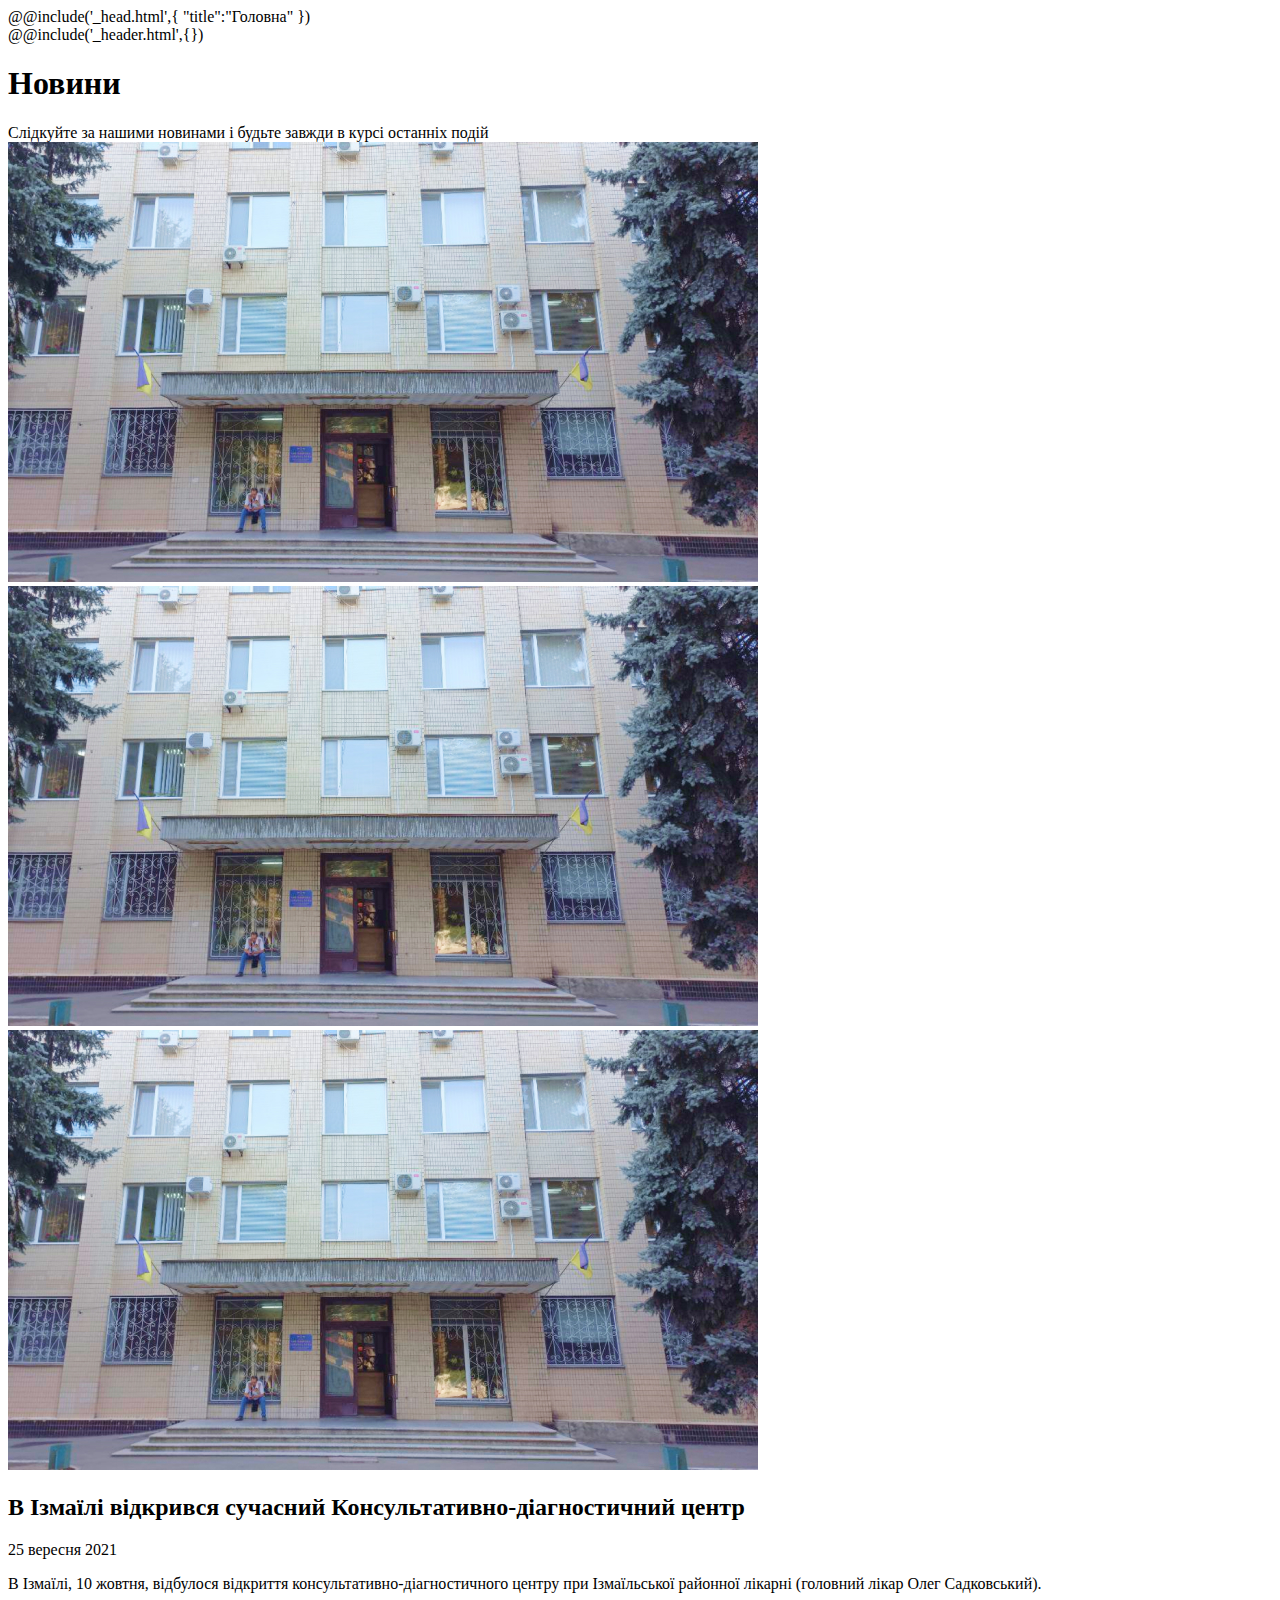
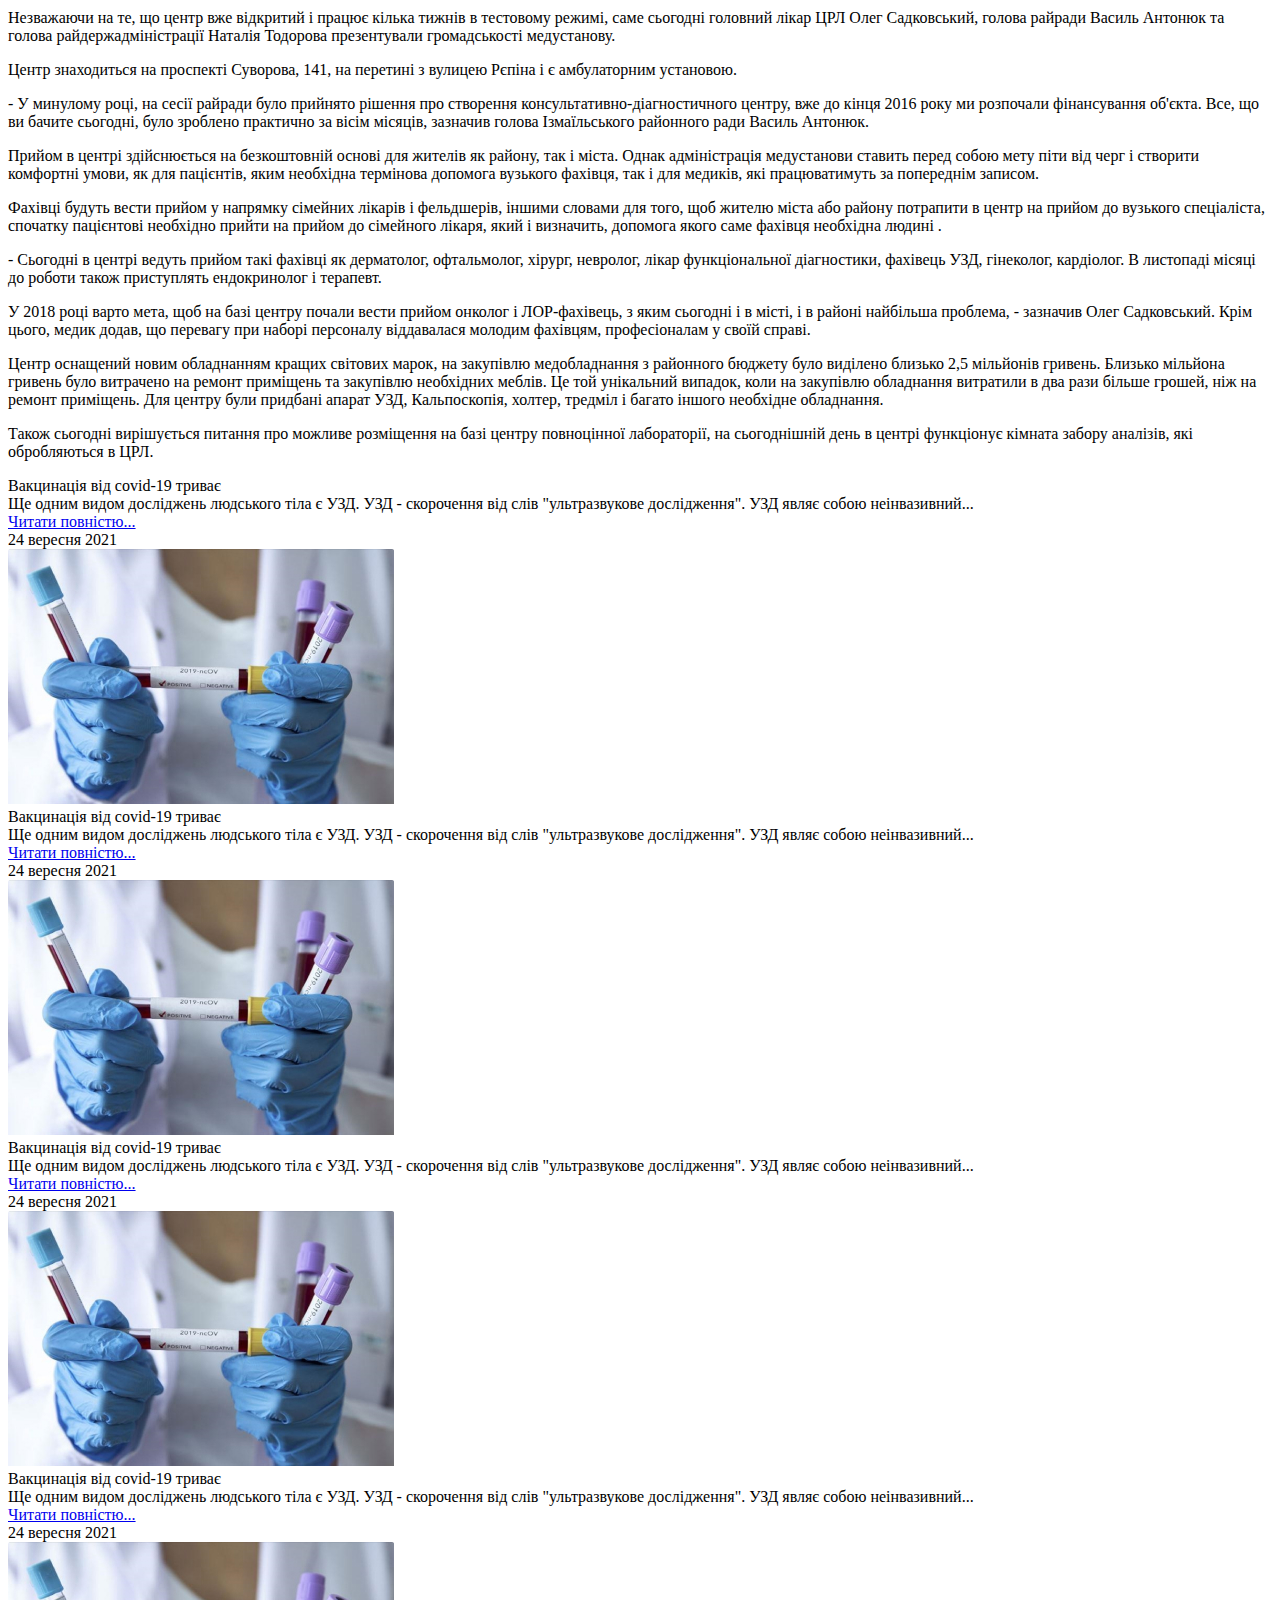
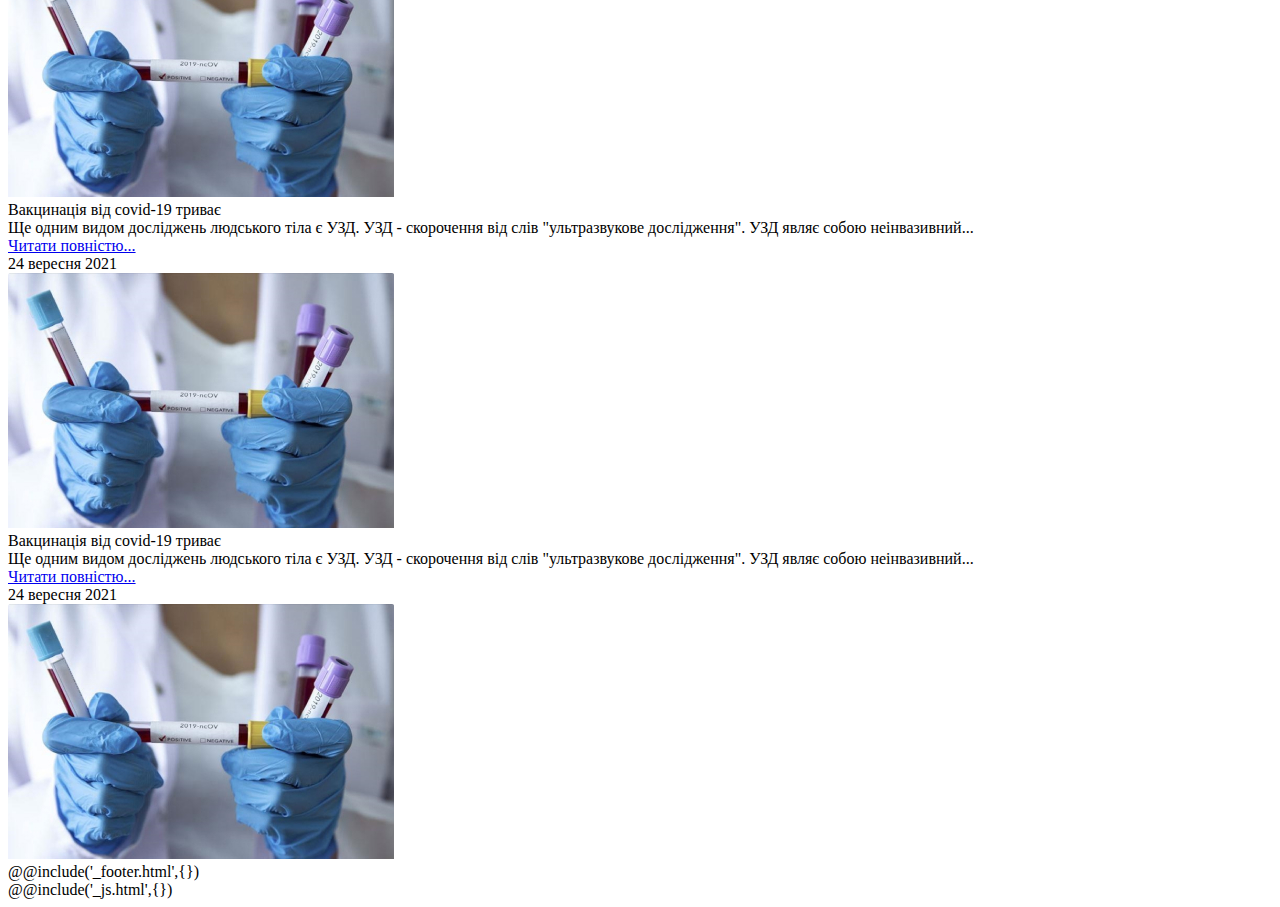
<file: #src/news.html>
<!DOCTYPE html>
<html lang="uk">
@@include('_head.html',{
"title":"Головна"
})

<body>
	<div class="wrapper">
		@@include('_header.html',{})
		<main class="page">
			<div class="news page__fix ">
				<div class="news__heading _container">
				<h1 class="news__title">Новини</h1>
					<div class="news__subtitle">Слідкуйте за нашими новинами і будьте завжди в курсі останніх подій</div>
				</div>
				<div class="news__wrapper _container">
					<section class="news__section">
						<div class="news__container">
							<div class="news__images _gallery">
								<a href="img/main_page/adm_house.jpg" class="news__img">
									<img src="img/main_page/adm_house.jpg" alt="porch">
								</a>
								<a href="img/main_page/adm_house.jpg" class="news__tumbs_small">
									<img src="img/main_page/adm_house.jpg" alt="Girls in the cabinet">
								</a>
								<a href="img/main_page/adm_house.jpg" class="news__tumbs_medium">
									<img src="img/main_page/adm_house.jpg" alt="pavilion">
								</a>
							</div>
							<div class="news__content content">
								<h2 class="content__title">В Ізмаїлі відкрився сучасний Консультативно-діагностичний центр</h2>
								<div class="content__date">25 вересня 2021</div>
								<div class="content__text text">
									<div class="text__block">
										<p>В Ізмаїлі, 10 жовтня, відбулося відкриття консультативно-діагностичного центру при Ізмаїльської районної лікарні (головний лікар Олег Садковський).</p>
										<p>Незважаючи на те, що центр вже відкритий і працює кілька тижнів в тестовому режимі, саме сьогодні головний лікар ЦРЛ Олег Садковський, голова райради Василь Антонюк та голова райдержадміністрації Наталія Тодорова презентували громадськості медустанову.</p>
										<p>Центр знаходиться на проспекті Суворова, 141, на перетині з вулицею Рєпіна і є амбулаторним установою.</p>
									</div>
									<p class="_quote">- У минулому році, на сесії райради було прийнято рішення про створення консультативно-діагностичного центру, вже до кінця 2016 року ми розпочали фінансування об'єкта. Все, що ви бачите сьогодні, було зроблено практично за вісім місяців, зазначив голова Ізмаїльського районного ради Василь Антонюк.</p>
									<div class="text__block">
										<p>Прийом в центрі здійснюється на безкоштовній основі для жителів як району, так і міста. Однак адміністрація медустанови ставить перед собою мету піти від черг і створити комфортні умови, як для пацієнтів, яким необхідна термінова допомога вузького фахівця, так і для медиків, які працюватимуть за попереднім записом.</p>
										<p>Фахівці будуть вести прийом у напрямку сімейних лікарів і фельдшерів, іншими словами для того, щоб жителю міста або району потрапити в центр на прийом до вузького спеціаліста, спочатку пацієнтові необхідно прийти на прийом до сімейного лікаря, який і визначить, допомога якого саме фахівця необхідна людині .</p>
									</div>
									<p class="_quote">- Сьогодні в центрі ведуть прийом такі фахівці як дерматолог, офтальмолог, хірург, невролог, лікар функціональної діагностики, фахівець УЗД, гінеколог, кардіолог. В листопаді місяці до роботи також приступлять ендокринолог і терапевт.</p>
									<div class="text__block">
										<p>У 2018 році варто мета, щоб на базі центру почали вести прийом онколог і ЛОР-фахівець, з яким сьогодні і в місті, і в районі найбільша проблема, - зазначив Олег Садковський. Крім цього, медик додав, що перевагу при наборі персоналу віддавалася молодим фахівцям, професіоналам у своїй справі. </p>
										<p>Центр оснащений новим обладнанням кращих світових марок, на закупівлю медобладнання з районного бюджету було виділено близько 2,5 мільйонів гривень. Близько мільйона гривень було витрачено на ремонт приміщень та закупівлю необхідних меблів. Це той унікальний випадок, коли на закупівлю обладнання витратили в два рази більше грошей, ніж на ремонт приміщень. Для центру були придбані апарат УЗД, Кальпоскопія, холтер, тредміл і багато іншого необхідне обладнання.</p>
										<p>Також сьогодні вирішується питання про можливе розміщення на базі центру повноцінної лабораторії, на сьогоднішній день в центрі функціонує кімната забору аналізів, які обробляються в ЦРЛ.</p>
									</div>
								</div>
							</div>
						</div>
					</section>
					<aside class="last-news">
						<div class="last-news__wrapper">
							<div class="last-news__item">
								<div class="last-news__text">
									<div class="last-news__title">Вакцинація від covid-19 триває</div>
									<div class="last-news__descr">Ще одним видом досліджень людського тіла є УЗД. УЗД - скорочення від слів "ультразвукове дослідження". УЗД являє собою неінвазивний... 
									</div>
									<a href="#" class="last-news__excerpt">Читати повністю...</a>
									<div class="last-news__date">24 вересня 2021</div>
								</div>
								<div class="last-news__image">
									<img src="img/main_page/news__main/6.jpg" alt="alt">
								</div>
							</div>
							<div class="last-news__item">
								<div class="last-news__text">
									<div class="last-news__title">Вакцинація від covid-19 триває</div>
									<div class="last-news__descr">Ще одним видом досліджень людського тіла є УЗД. УЗД - скорочення від слів "ультразвукове дослідження". УЗД являє собою неінвазивний... 
									</div>
									<a href="#" class="last-news__excerpt">Читати повністю...</a>
									<div class="last-news__date">24 вересня 2021</div>
								</div>
								<div class="last-news__image">
									<img src="img/main_page/news__main/6.jpg" alt="alt">
								</div>
							</div>
							<div class="last-news__item">
								<div class="last-news__text">
									<div class="last-news__title">Вакцинація від covid-19 триває</div>
									<div class="last-news__descr">Ще одним видом досліджень людського тіла є УЗД. УЗД - скорочення від слів "ультразвукове дослідження". УЗД являє собою неінвазивний... 
									</div>
									<a href="#" class="last-news__excerpt">Читати повністю...</a>
									<div class="last-news__date">24 вересня 2021</div>
								</div>
								<div class="last-news__image">
									<img src="img/main_page/news__main/6.jpg" alt="alt">
								</div>
							</div>
							<div class="last-news__item">
								<div class="last-news__text">
									<div class="last-news__title">Вакцинація від covid-19 триває</div>
									<div class="last-news__descr">Ще одним видом досліджень людського тіла є УЗД. УЗД - скорочення від слів "ультразвукове дослідження". УЗД являє собою неінвазивний... 
									</div>
									<a href="#" class="last-news__excerpt">Читати повністю...</a>
									<div class="last-news__date">24 вересня 2021</div>
								</div>
								<div class="last-news__image">
									<img src="img/main_page/news__main/6.jpg" alt="alt">
								</div>
							</div>
							<div class="last-news__item">
								<div class="last-news__text">
									<div class="last-news__title">Вакцинація від covid-19 триває</div>
									<div class="last-news__descr">Ще одним видом досліджень людського тіла є УЗД. УЗД - скорочення від слів "ультразвукове дослідження". УЗД являє собою неінвазивний... 
									</div>
									<a href="#" class="last-news__excerpt">Читати повністю...</a>
									<div class="last-news__date">24 вересня 2021</div>
								</div>
								<div class="last-news__image">
									<img src="img/main_page/news__main/6.jpg" alt="alt">
								</div>
							</div>
							<div class="last-news__item">
								<div class="last-news__text">
									<div class="last-news__title">Вакцинація від covid-19 триває</div>
									<div class="last-news__descr">Ще одним видом досліджень людського тіла є УЗД. УЗД - скорочення від слів "ультразвукове дослідження". УЗД являє собою неінвазивний... 
									</div>
									<a href="#" class="last-news__excerpt">Читати повністю...</a>
									<div class="last-news__date">24 вересня 2021</div>
								</div>
								<div class="last-news__image">
									<img src="img/main_page/news__main/6.jpg" alt="alt">
								</div>
							</div>
						</div>
					</aside>
				</div>
			</div>
		</main>
		@@include('_footer.html',{})
	</div>
	@@include('_js.html',{})
</body>

</html>
</file>
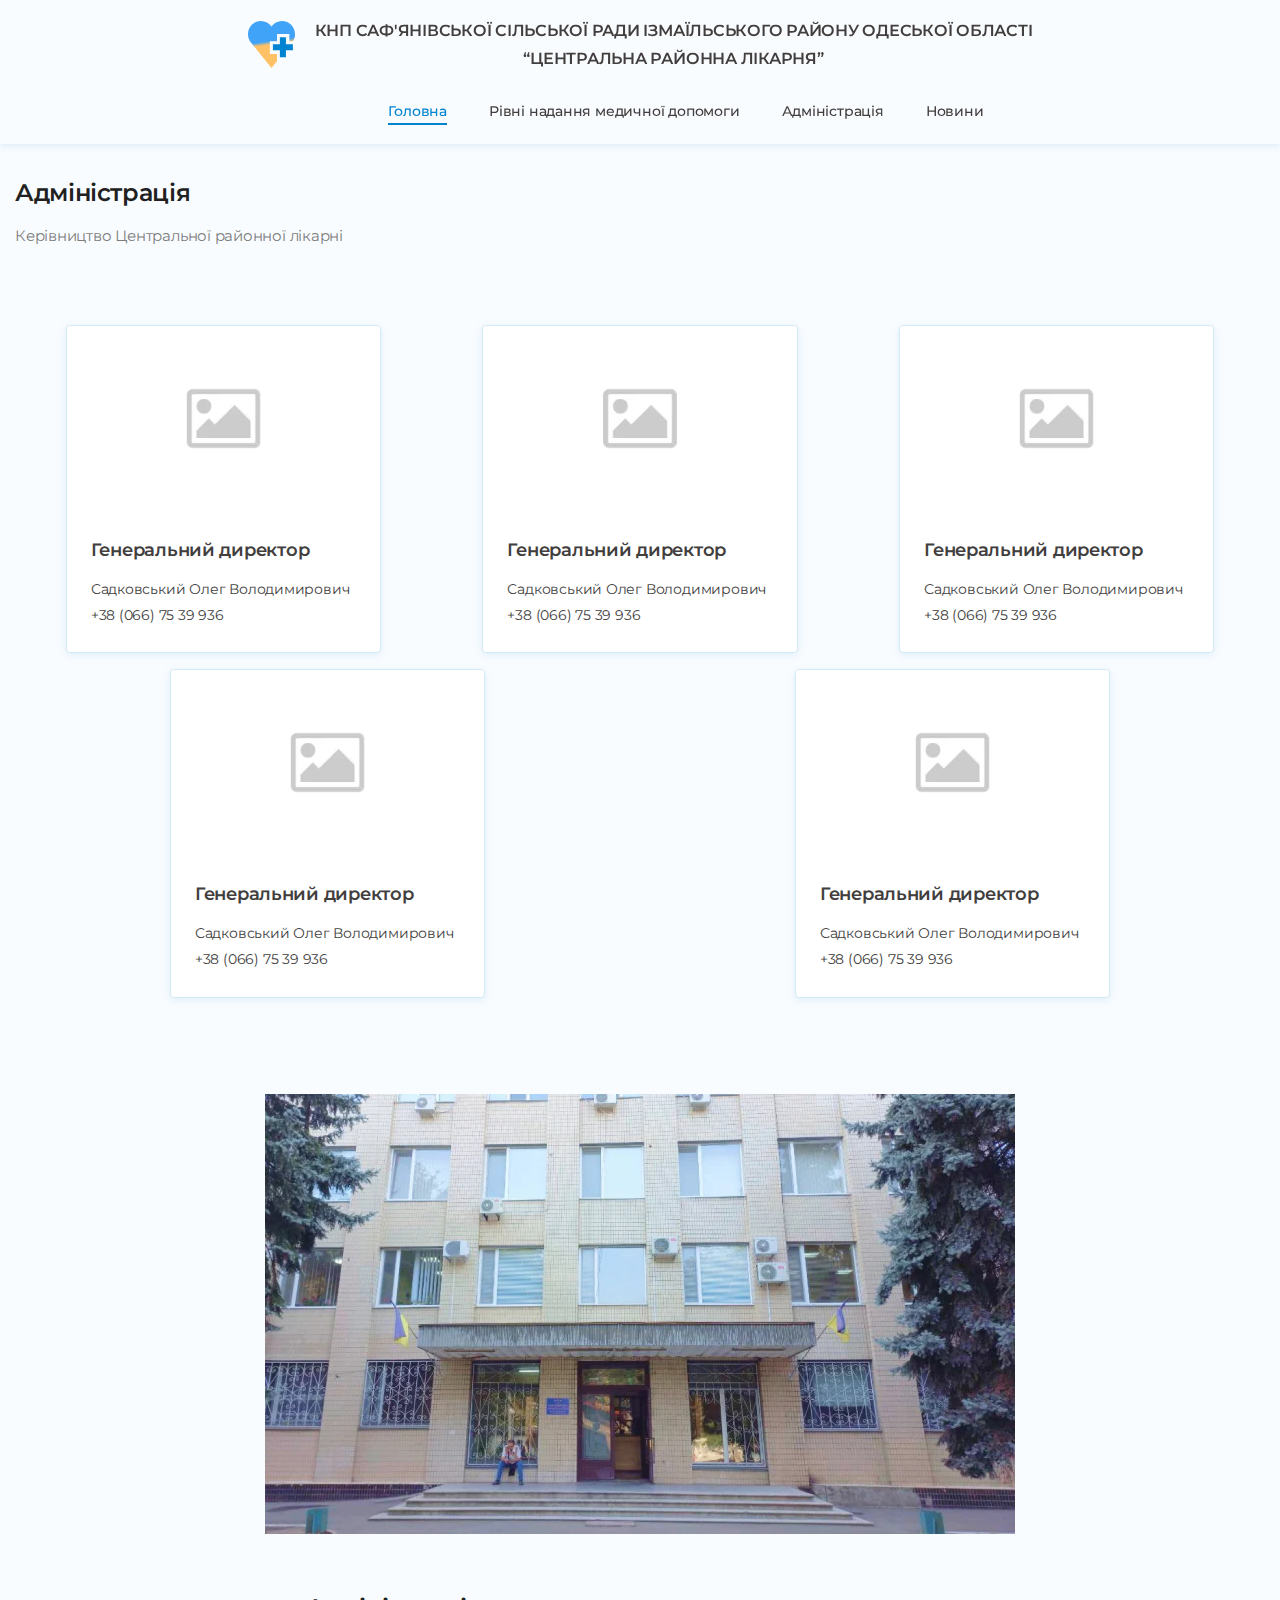
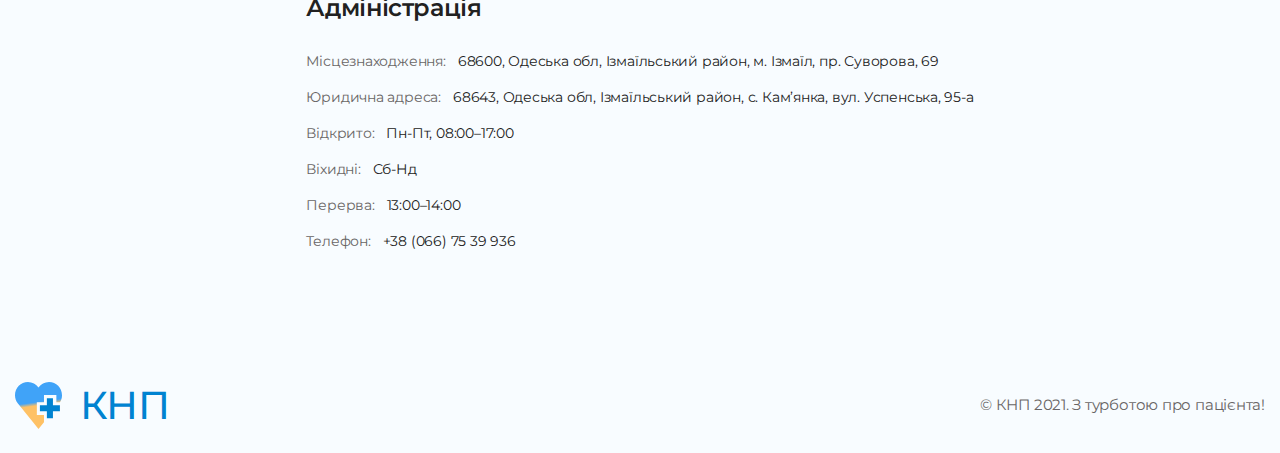
<file: clinic/administration.html>
<!DOCTYPE html><html lang="uk"> <head>	<title>Головна</title>	<meta charset="UTF-8">	<meta name="format-detection" content="telephone=no">	<link rel="stylesheet" href="css/style.min.css?_v=20211020012850">	<link rel="shortcut icon" href="favicon.ico">	<!-- <meta name="robots" content="noindex, nofollow"> -->	<!-- <meta name="viewport" content="width=device-width, initial-scale=1.0, maximum-scale=1.0, user-scalable=0"> -->	<meta name="viewport" content="width=device-width, initial-scale=1.0"></head><body>	<div class="wrapper">		<header class="header">	<div class="header__wrapper">			<div class="header__container _container">				<div class="header__body">					<div class="header__logo logo">						<div class="logo__img"><a href="" class="logo__link"><picture><source srcset="img/main_page/logo.svg" type="image/webp"><img src="img/main_page/logo.svg?_v=1634682530254" alt="logo"></picture></a></div>						<div class="logo__title">КНП Саф'янівської сільської ради IЗмаїльського району Одеської областI <br><span>“Центральна районна лікарня”</span></div>					</div>					<div class="header__menu menu">						<button type="button" class="menu__icon icon-menu">							<span></span>							<span></span>							<span></span>						</button>						<nav class="menu__body">							<ul class="menu__list">								<li class="menu__item"><a href="index.html" class="menu__link _active">Головна</a></li>								<li class="menu__item"><a href="levels.html" class="menu__link">Рiвнi надання медичної допомоги</a></li>								<li class="menu__item"><a href="administration.html" class="menu__link">Адміністрація</a></li>								<li class="menu__item"><a href="news.html" class="menu__link">Новини</a></li>							</ul>						</nav>					</div>				</div>			</div>	</div></header>		<main class="page">			<div class="page__wrapper">				<section class="adm  page__fix _container">					<div class="adm__wrapper">						<h1 class="adm__title">Адміністрація</h1>						<div class="adm__subtitle">Керівництво Центральної районної лікарні</div>					</div>					<div class="adm__cards">						<div class="adm__card card">							<div class="card__tumb">								<picture><source srcset="img/levels_page/placeholder_spoller.webp" type="image/webp"><img src="img/levels_page/placeholder_spoller.jpg?_v=1634682530254" alt="placeholder" class="card__img"></picture>								<div class="card__content">									<div class="card__title">Генеральний директор</div>									<div class="card__subtitle">Садковський Олег Володимирович<span class="card__phone">+38 (066) 75 39 936</span>									</div>								</div>							</div>						</div>						<div class="adm__card card">							<div class="card__tumb">								<picture><source srcset="img/levels_page/placeholder_spoller.webp" type="image/webp"><img src="img/levels_page/placeholder_spoller.jpg?_v=1634682530254" alt="placeholder" class="card__img"></picture>								<div class="card__content">									<div class="card__title">Генеральний директор</div>									<div class="card__subtitle">Садковський Олег Володимирович<span class="card__phone">+38 (066) 75 39 936</span>									</div>								</div>							</div>						</div>						<div class="adm__card card">							<div class="card__tumb">								<picture><source srcset="img/levels_page/placeholder_spoller.webp" type="image/webp"><img src="img/levels_page/placeholder_spoller.jpg?_v=1634682530254" alt="placeholder" class="card__img"></picture>								<div class="card__content">									<div class="card__title">Генеральний директор</div>									<div class="card__subtitle">Садковський Олег Володимирович<span class="card__phone">+38 (066) 75 39 936</span>									</div>								</div>							</div>						</div>						<div class="adm__card card">							<div class="card__tumb">								<picture><source srcset="img/levels_page/placeholder_spoller.webp" type="image/webp"><img src="img/levels_page/placeholder_spoller.jpg?_v=1634682530254" alt="placeholder" class="card__img"></picture>								<div class="card__content">									<div class="card__title">Генеральний директор</div>									<div class="card__subtitle">Садковський Олег Володимирович<span class="card__phone">+38 (066) 75 39 936</span>									</div>								</div>							</div>						</div>						<div class="adm__card card">							<div class="card__tumb">								<picture><source srcset="img/levels_page/placeholder_spoller.webp" type="image/webp"><img src="img/levels_page/placeholder_spoller.jpg?_v=1634682530254" alt="placeholder" class="card__img"></picture>								<div class="card__content">									<div class="card__title">Генеральний директор</div>									<div class="card__subtitle">Садковський Олег Володимирович<span class="card__phone">+38 (066) 75 39 936</span>									</div>								</div>							</div>						</div>					</div>				</section>				<section>					<div class="administration _container">						<div class="administration__wrapper">							<div class="administration__img">								<picture><source srcset="img/main_page/adm_house.webp" type="image/webp"><img src="img/main_page/adm_house.jpg?_v=1634682530254" alt="administration house"></picture>							</div>							<div class="administration__adress">								<h2 class="administration__title">Адміністрація</h2>								<ul class="administration__list">									<li class="administration__item">Мiсцезнаходження:<span>68600, Одеська обл, Ізмаїльський район,											м. Ізмаїл, пр. Суворова, 69</span></li>									<li class="administration__item">Юридична адреса:<span>68643, Одеська обл, Ізмаїльський район, с.											Кам’янка, вул. Успенська, 95-а</span></li>									<li class="administration__item">Відкрито:<span>Пн-Пт, 08:00–17:00</span></li>									<li class="administration__item">Віхиднi:<span>Сб-Нд</span></li>									<li class="administration__item">Перерва:<span>13:00–14:00</span></li>									<li class="administration__item">Телефон:<span>+38 (066) 75 39 936</span></li>								</ul>							</div>						</div>					</div>				</section>			</div>		</main>		<footer class="footer">	<div class="footer__container _container">		<div class="footer__logo">			<picture><source srcset="img/main_page/logo.svg" type="image/webp"><img src="img/main_page/logo.svg?_v=1634682530254" alt="logo" class="footer__img"></picture><span>КНП</span>		</div>		<div class="footer__copiright">© КНП 2021. З турботою про пацієнта!</div>	</div></footer>	</div>	<!-- Swiper --><!-- <script src="https://unpkg.com/swiper/swiper-bundle.min.js"></script> --><script src="js/vendors.min.js?_v=20211020012850"></script><script src="js/app.min.js?_v=20211020012850"></script></body></html>
</file>
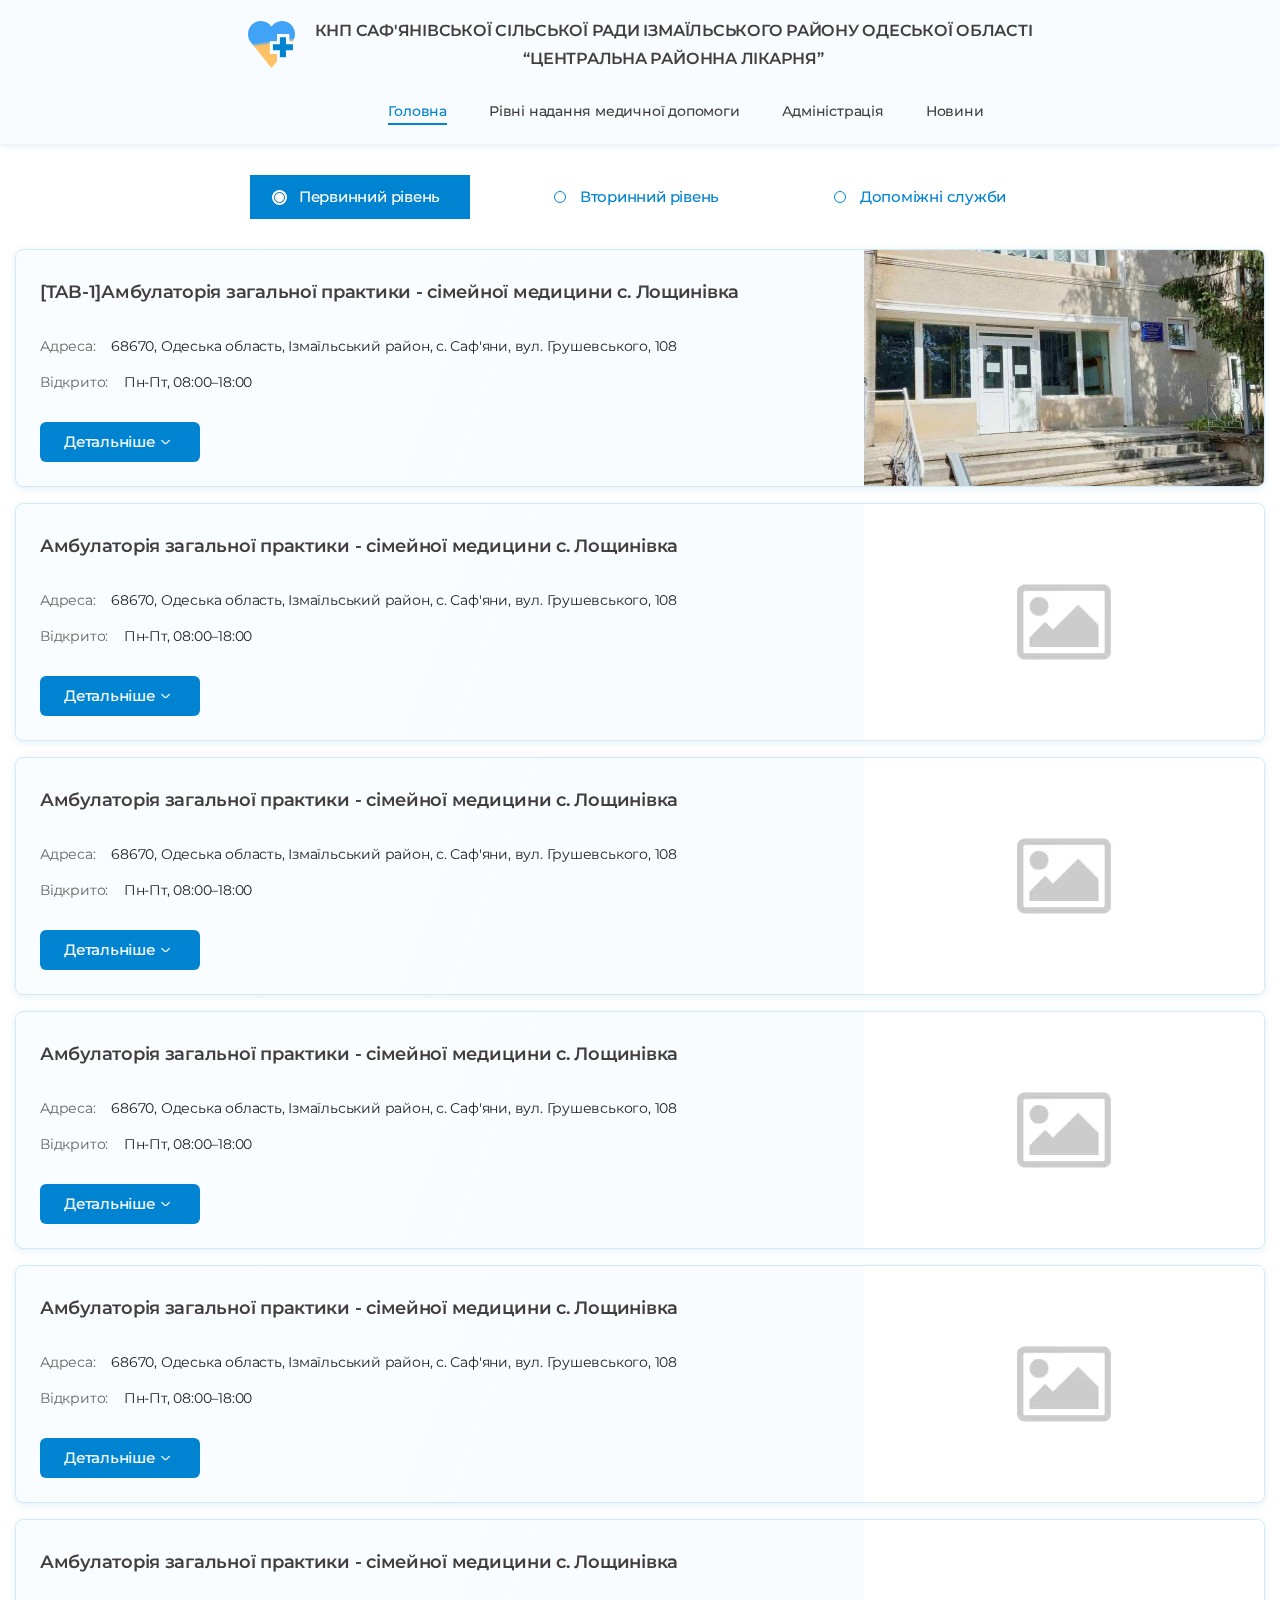
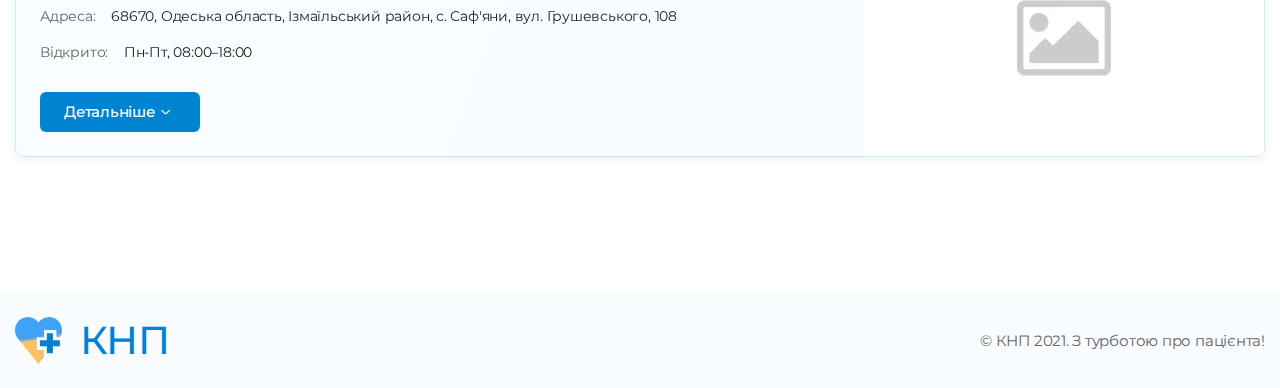
<file: clinic/levels.html>
<!DOCTYPE html><html lang="uk">	 <head>	<title>Рiвнi надання медичної допомоги</title>	<meta charset="UTF-8">	<meta name="format-detection" content="telephone=no">	<link rel="stylesheet" href="css/style.min.css?_v=20211020012850">	<link rel="shortcut icon" href="favicon.ico">	<!-- <meta name="robots" content="noindex, nofollow"> -->	<!-- <meta name="viewport" content="width=device-width, initial-scale=1.0, maximum-scale=1.0, user-scalable=0"> -->	<meta name="viewport" content="width=device-width, initial-scale=1.0"></head>	<body>		<div class="wrapper">			<header class="header">	<div class="header__wrapper">			<div class="header__container _container">				<div class="header__body">					<div class="header__logo logo">						<div class="logo__img"><a href="" class="logo__link"><picture><source srcset="img/main_page/logo.svg" type="image/webp"><img src="img/main_page/logo.svg?_v=1634682530254" alt="logo"></picture></a></div>						<div class="logo__title">КНП Саф'янівської сільської ради IЗмаїльського району Одеської областI <br><span>“Центральна районна лікарня”</span></div>					</div>					<div class="header__menu menu">						<button type="button" class="menu__icon icon-menu">							<span></span>							<span></span>							<span></span>						</button>						<nav class="menu__body">							<ul class="menu__list">								<li class="menu__item"><a href="index.html" class="menu__link _active">Головна</a></li>								<li class="menu__item"><a href="levels.html" class="menu__link">Рiвнi надання медичної допомоги</a></li>								<li class="menu__item"><a href="administration.html" class="menu__link">Адміністрація</a></li>								<li class="menu__item"><a href="news.html" class="menu__link">Новини</a></li>							</ul>						</nav>					</div>				</div>			</div>	</div></header>			<main class="page">				<div class="levels page__fix">					<div class="levels__container _container _tabs">						<aside class="levels__side">							<nav class="levels__menu">								<ul class="levels__list">									<li class="levels__item"><a href="" class="levels__button levels__button_white _tabs-item _active">Первинний рiвень</a></li>									<li class="levels__item"><a href="" class="levels__button levels__button_white _tabs-item">Вторинний рiвень</a></li>									<li class="levels__item"><a href="" class="levels__button levels__button_white _tabs-item">Допоміжні служби</a></li>								</ul>							</nav>						</aside>						<!-- /* споллеры певого уровня */ -->						<section class="levels__section _tabs-block _active"> 							<div data-spollers data-one-spoller class="levels__spollers">								<div class="levels__spoller spoller">									<div data-spoller class="spoller__wrapper">										<div class="spoller__heading">											<h3 class="spoller__title">[TAB-1]Амбулаторія загальної практики - сімейної медицини с. Лощинівка</h3>											<div class="spoller__address">Адреса: <span>68670, Одеська область, Ізмаїльський район, с. Саф'яни, вул. Грушевського, 108</span></div>											<div class="spoller__schedule">Відкрито: <span>Пн-Пт, 08:00–18:00</span></div>											<button class="spoller__button button button-blue _icon-arrow_d">Детальнiше</button>										</div>										<div class="spoller__image _ibg">											<picture><source srcset="img/levels_page/kamenka.webp" type="image/webp"><img src="img/levels_page/kamenka.jpg?_v=1634682530254" alt="placeholder"></picture>										</div>									</div>									<div class="spoller__content">										<div class="spoller__cards">											<div class="spoller__item">												<div class="spoller__photo _ibg">													<picture><source srcset="img/levels_page/doctor.webp" type="image/webp"><img src="img/levels_page/doctor.jpg?_v=1634682530254" alt="Employee photography"></picture>												</div>												<div class="spoller__data">													<div class="spoller__profession">Сімейний лікар</div>													<div class="spoller__name">Дамаскін Інна Михайлівна</div>													<div class="spoller__phone">+38 (063)-74-52-184</div>												</div>											</div>											<div class="spoller__item">												<div class="spoller__photo _ibg">													<picture><source srcset="img/levels_page/placeholder_spoller.webp" type="image/webp"><img src="img/levels_page/placeholder_spoller.jpg?_v=1634682530254" alt="Employee photography"></picture>												</div>												<div class="spoller__data">													<div class="spoller__profession">Сімейний лікар</div>													<div class="spoller__name">Дамаскін Інна Михайлівна</div>													<div class="spoller__phone">+38 (063)-74-52-184</div>												</div>											</div>											<div class="spoller__item">												<div class="spoller__photo _ibg">													<picture><source srcset="img/levels_page/placeholder_spoller.webp" type="image/webp"><img src="img/levels_page/placeholder_spoller.jpg?_v=1634682530254" alt="Employee photography"></picture>												</div>												<div class="spoller__data">													<div class="spoller__profession">Сімейний лікар</div>													<div class="spoller__name">Дамаскін Інна Михайлівна</div>													<div class="spoller__phone">+38 (063)-74-52-184</div>												</div>											</div>											<div class="spoller__item">												<div class="spoller__photo _ibg">													<picture><source srcset="img/levels_page/placeholder_spoller.webp" type="image/webp"><img src="img/levels_page/placeholder_spoller.jpg?_v=1634682530254" alt="Employee photography"></picture>												</div>												<div class="spoller__data">													<div class="spoller__profession">Сімейний лікар</div>													<div class="spoller__name">Дамаскін Інна Михайлівна</div>													<div class="spoller__phone">+38 (063)-74-52-184</div>												</div>											</div>											<div class="spoller__item">												<div class="spoller__photo _ibg">													<picture><source srcset="img/levels_page/placeholder_spoller.webp" type="image/webp"><img src="img/levels_page/placeholder_spoller.jpg?_v=1634682530254" alt="Employee photography"></picture>												</div>												<div class="spoller__data">													<div class="spoller__profession">Сімейний лікар</div>													<div class="spoller__name">Дамаскін Інна Михайлівна</div>													<div class="spoller__phone">+38 (063)-74-52-184</div>												</div>											</div>											<div class="spoller__item">												<div class="spoller__photo _ibg">													<picture><source srcset="img/levels_page/placeholder_spoller.webp" type="image/webp"><img src="img/levels_page/placeholder_spoller.jpg?_v=1634682530254" alt="Employee photography"></picture>												</div>												<div class="spoller__data">													<div class="spoller__profession">Сімейний лікар</div>													<div class="spoller__name">Дамаскін Інна Михайлівна</div>													<div class="spoller__phone">+38 (063)-74-52-184</div>												</div>											</div>											<div class="spoller__item">												<div class="spoller__photo _ibg">													<picture><source srcset="img/levels_page/placeholder_spoller.webp" type="image/webp"><img src="img/levels_page/placeholder_spoller.jpg?_v=1634682530254" alt="Employee photography"></picture>												</div>												<div class="spoller__data">													<div class="spoller__profession">Сімейний лікар</div>													<div class="spoller__name">Дамаскін Інна Михайлівна</div>													<div class="spoller__phone">+38 (063)-74-52-184</div>												</div>											</div>											<div class="spoller__item">												<div class="spoller__photo _ibg">													<picture><source srcset="img/levels_page/placeholder_spoller.webp" type="image/webp"><img src="img/levels_page/placeholder_spoller.jpg?_v=1634682530254" alt="Employee photography"></picture>												</div>												<div class="spoller__data">													<div class="spoller__profession">Сімейний лікар</div>													<div class="spoller__name">Дамаскін Інна Михайлівна</div>													<div class="spoller__phone">+38 (063)-74-52-184</div>												</div>											</div>											<div class="spoller__item">												<div class="spoller__photo _ibg">													<picture><source srcset="img/levels_page/placeholder_spoller.webp" type="image/webp"><img src="img/levels_page/placeholder_spoller.jpg?_v=1634682530254" alt="Employee photography"></picture>												</div>												<div class="spoller__data">													<div class="spoller__profession">Сімейний лікар</div>													<div class="spoller__name">Дамаскін Інна Михайлівна</div>													<div class="spoller__phone">+38 (063)-74-52-184</div>												</div>											</div>											<div class="spoller__item">												<div class="spoller__photo _ibg">													<picture><source srcset="img/levels_page/placeholder_spoller.webp" type="image/webp"><img src="img/levels_page/placeholder_spoller.jpg?_v=1634682530254" alt="Employee photography"></picture>												</div>												<div class="spoller__data">													<div class="spoller__profession">Сімейний лікар</div>													<div class="spoller__name">Дамаскін Інна Михайлівна</div>													<div class="spoller__phone">+38 (063)-74-52-184</div>												</div>											</div>										</div>									</div>								</div>								<div class="levels__spoller spoller">									<div data-spoller class="spoller__wrapper">										<div class="spoller__heading">													<h3 class="spoller__title">Амбулаторія загальної практики - сімейної медицини с. Лощинівка</h3>													<div class="spoller__address">Адреса: <span>68670, Одеська область, Ізмаїльський район, с. Саф'яни, вул. Грушевського, 108</span></div>													<div class="spoller__schedule">Відкрито: <span>Пн-Пт, 08:00–18:00</span></div>													<button class="spoller__button button button-blue _icon-arrow_d">Детальнiше</button>										</div>										<div class="spoller__image _ibg">											<picture><source srcset="img/levels_page/placeholder_spoller.webp" type="image/webp"><img src="img/levels_page/placeholder_spoller.jpg?_v=1634682530254" alt="placeholder"></picture>										</div>									</div>									<div class="spoller__content">										<div class="spoller__cards">											<div class="spoller__item">												<div class="spoller__photo _ibg">													<picture><source srcset="img/levels_page/doctor.webp" type="image/webp"><img src="img/levels_page/doctor.jpg?_v=1634682530254" alt="Employee photography"></picture>												</div>												<div class="spoller__data">													<div class="spoller__profession">Сімейний лікар</div>													<div class="spoller__name">Дамаскін Інна Михайлівна</div>													<div class="spoller__phone">+38 (063)-74-52-184</div>												</div>											</div>											<div class="spoller__item">												<div class="spoller__photo _ibg">													<picture><source srcset="img/levels_page/placeholder_spoller.webp" type="image/webp"><img src="img/levels_page/placeholder_spoller.jpg?_v=1634682530254" alt="Employee photography"></picture>												</div>												<div class="spoller__data">													<div class="spoller__profession">Сімейний лікар</div>													<div class="spoller__name">Дамаскін Інна Михайлівна</div>													<div class="spoller__phone">+38 (063)-74-52-184</div>												</div>											</div>											<div class="spoller__item">												<div class="spoller__photo _ibg">													<picture><source srcset="img/levels_page/placeholder_spoller.webp" type="image/webp"><img src="img/levels_page/placeholder_spoller.jpg?_v=1634682530254" alt="Employee photography"></picture>												</div>												<div class="spoller__data">													<div class="spoller__profession">Сімейний лікар</div>													<div class="spoller__name">Дамаскін Інна Михайлівна</div>													<div class="spoller__phone">+38 (063)-74-52-184</div>												</div>											</div>											<div class="spoller__item">												<div class="spoller__photo _ibg">													<picture><source srcset="img/levels_page/placeholder_spoller.webp" type="image/webp"><img src="img/levels_page/placeholder_spoller.jpg?_v=1634682530254" alt="Employee photography"></picture>												</div>												<div class="spoller__data">													<div class="spoller__profession">Сімейний лікар</div>													<div class="spoller__name">Дамаскін Інна Михайлівна</div>													<div class="spoller__phone">+38 (063)-74-52-184</div>												</div>											</div>											<div class="spoller__item">												<div class="spoller__photo _ibg">													<picture><source srcset="img/levels_page/placeholder_spoller.webp" type="image/webp"><img src="img/levels_page/placeholder_spoller.jpg?_v=1634682530254" alt="Employee photography"></picture>												</div>												<div class="spoller__data">													<div class="spoller__profession">Сімейний лікар</div>													<div class="spoller__name">Дамаскін Інна Михайлівна</div>													<div class="spoller__phone">+38 (063)-74-52-184</div>												</div>											</div>											<div class="spoller__item">												<div class="spoller__photo _ibg">													<picture><source srcset="img/levels_page/placeholder_spoller.webp" type="image/webp"><img src="img/levels_page/placeholder_spoller.jpg?_v=1634682530254" alt="Employee photography"></picture>												</div>												<div class="spoller__data">													<div class="spoller__profession">Сімейний лікар</div>													<div class="spoller__name">Дамаскін Інна Михайлівна</div>													<div class="spoller__phone">+38 (063)-74-52-184</div>												</div>											</div>											<div class="spoller__item">												<div class="spoller__photo _ibg">													<picture><source srcset="img/levels_page/placeholder_spoller.webp" type="image/webp"><img src="img/levels_page/placeholder_spoller.jpg?_v=1634682530254" alt="Employee photography"></picture>												</div>												<div class="spoller__data">													<div class="spoller__profession">Сімейний лікар</div>													<div class="spoller__name">Дамаскін Інна Михайлівна</div>													<div class="spoller__phone">+38 (063)-74-52-184</div>												</div>											</div>											<div class="spoller__item">												<div class="spoller__photo _ibg">													<picture><source srcset="img/levels_page/placeholder_spoller.webp" type="image/webp"><img src="img/levels_page/placeholder_spoller.jpg?_v=1634682530254" alt="Employee photography"></picture>												</div>												<div class="spoller__data">													<div class="spoller__profession">Сімейний лікар</div>													<div class="spoller__name">Дамаскін Інна Михайлівна</div>													<div class="spoller__phone">+38 (063)-74-52-184</div>												</div>											</div>											<div class="spoller__item">												<div class="spoller__photo _ibg">													<picture><source srcset="img/levels_page/placeholder_spoller.webp" type="image/webp"><img src="img/levels_page/placeholder_spoller.jpg?_v=1634682530254" alt="Employee photography"></picture>												</div>												<div class="spoller__data">													<div class="spoller__profession">Сімейний лікар</div>													<div class="spoller__name">Дамаскін Інна Михайлівна</div>													<div class="spoller__phone">+38 (063)-74-52-184</div>												</div>											</div>											<div class="spoller__item">												<div class="spoller__photo _ibg">													<picture><source srcset="img/levels_page/placeholder_spoller.webp" type="image/webp"><img src="img/levels_page/placeholder_spoller.jpg?_v=1634682530254" alt="Employee photography"></picture>												</div>												<div class="spoller__data">													<div class="spoller__profession">Сімейний лікар</div>													<div class="spoller__name">Дамаскін Інна Михайлівна</div>													<div class="spoller__phone">+38 (063)-74-52-184</div>												</div>											</div>										</div>									</div>								</div>								<div class="levels__spoller spoller">									<div data-spoller class="spoller__wrapper">										<div class="spoller__heading">													<h3 class="spoller__title">Амбулаторія загальної практики - сімейної медицини с. Лощинівка</h3>													<div class="spoller__address">Адреса: <span>68670, Одеська область, Ізмаїльський район, с. Саф'яни, вул. Грушевського, 108</span></div>													<div class="spoller__schedule">Відкрито: <span>Пн-Пт, 08:00–18:00</span></div>													<button class="spoller__button button button-blue _icon-arrow_d">Детальнiше</button>										</div>										<div class="spoller__image _ibg">											<picture><source srcset="img/levels_page/placeholder_spoller.webp" type="image/webp"><img src="img/levels_page/placeholder_spoller.jpg?_v=1634682530254" alt="placeholder"></picture>										</div>									</div>									<div class="spoller__content">										<div class="spoller__cards">											<div class="spoller__item">												<div class="spoller__photo _ibg">													<picture><source srcset="img/levels_page/doctor.webp" type="image/webp"><img src="img/levels_page/doctor.jpg?_v=1634682530254" alt="Employee photography"></picture>												</div>												<div class="spoller__data">													<div class="spoller__profession">Сімейний лікар</div>													<div class="spoller__name">Дамаскін Інна Михайлівна</div>													<div class="spoller__phone">+38 (063)-74-52-184</div>												</div>											</div>											<div class="spoller__item">												<div class="spoller__photo _ibg">													<picture><source srcset="img/levels_page/placeholder_spoller.webp" type="image/webp"><img src="img/levels_page/placeholder_spoller.jpg?_v=1634682530254" alt="Employee photography"></picture>												</div>												<div class="spoller__data">													<div class="spoller__profession">Сімейний лікар</div>													<div class="spoller__name">Дамаскін Інна Михайлівна</div>													<div class="spoller__phone">+38 (063)-74-52-184</div>												</div>											</div>											<div class="spoller__item">												<div class="spoller__photo _ibg">													<picture><source srcset="img/levels_page/placeholder_spoller.webp" type="image/webp"><img src="img/levels_page/placeholder_spoller.jpg?_v=1634682530254" alt="Employee photography"></picture>												</div>												<div class="spoller__data">													<div class="spoller__profession">Сімейний лікар</div>													<div class="spoller__name">Дамаскін Інна Михайлівна</div>													<div class="spoller__phone">+38 (063)-74-52-184</div>												</div>											</div>											<div class="spoller__item">												<div class="spoller__photo _ibg">													<picture><source srcset="img/levels_page/placeholder_spoller.webp" type="image/webp"><img src="img/levels_page/placeholder_spoller.jpg?_v=1634682530254" alt="Employee photography"></picture>												</div>												<div class="spoller__data">													<div class="spoller__profession">Сімейний лікар</div>													<div class="spoller__name">Дамаскін Інна Михайлівна</div>													<div class="spoller__phone">+38 (063)-74-52-184</div>												</div>											</div>											<div class="spoller__item">												<div class="spoller__photo _ibg">													<picture><source srcset="img/levels_page/placeholder_spoller.webp" type="image/webp"><img src="img/levels_page/placeholder_spoller.jpg?_v=1634682530254" alt="Employee photography"></picture>												</div>												<div class="spoller__data">													<div class="spoller__profession">Сімейний лікар</div>													<div class="spoller__name">Дамаскін Інна Михайлівна</div>													<div class="spoller__phone">+38 (063)-74-52-184</div>												</div>											</div>											<div class="spoller__item">												<div class="spoller__photo _ibg">													<picture><source srcset="img/levels_page/placeholder_spoller.webp" type="image/webp"><img src="img/levels_page/placeholder_spoller.jpg?_v=1634682530254" alt="Employee photography"></picture>												</div>												<div class="spoller__data">													<div class="spoller__profession">Сімейний лікар</div>													<div class="spoller__name">Дамаскін Інна Михайлівна</div>													<div class="spoller__phone">+38 (063)-74-52-184</div>												</div>											</div>											<div class="spoller__item">												<div class="spoller__photo _ibg">													<picture><source srcset="img/levels_page/placeholder_spoller.webp" type="image/webp"><img src="img/levels_page/placeholder_spoller.jpg?_v=1634682530254" alt="Employee photography"></picture>												</div>												<div class="spoller__data">													<div class="spoller__profession">Сімейний лікар</div>													<div class="spoller__name">Дамаскін Інна Михайлівна</div>													<div class="spoller__phone">+38 (063)-74-52-184</div>												</div>											</div>											<div class="spoller__item">												<div class="spoller__photo _ibg">													<picture><source srcset="img/levels_page/placeholder_spoller.webp" type="image/webp"><img src="img/levels_page/placeholder_spoller.jpg?_v=1634682530254" alt="Employee photography"></picture>												</div>												<div class="spoller__data">													<div class="spoller__profession">Сімейний лікар</div>													<div class="spoller__name">Дамаскін Інна Михайлівна</div>													<div class="spoller__phone">+38 (063)-74-52-184</div>												</div>											</div>											<div class="spoller__item">												<div class="spoller__photo _ibg">													<picture><source srcset="img/levels_page/placeholder_spoller.webp" type="image/webp"><img src="img/levels_page/placeholder_spoller.jpg?_v=1634682530254" alt="Employee photography"></picture>												</div>												<div class="spoller__data">													<div class="spoller__profession">Сімейний лікар</div>													<div class="spoller__name">Дамаскін Інна Михайлівна</div>													<div class="spoller__phone">+38 (063)-74-52-184</div>												</div>											</div>											<div class="spoller__item">												<div class="spoller__photo _ibg">													<picture><source srcset="img/levels_page/placeholder_spoller.webp" type="image/webp"><img src="img/levels_page/placeholder_spoller.jpg?_v=1634682530254" alt="Employee photography"></picture>												</div>												<div class="spoller__data">													<div class="spoller__profession">Сімейний лікар</div>													<div class="spoller__name">Дамаскін Інна Михайлівна</div>													<div class="spoller__phone">+38 (063)-74-52-184</div>												</div>											</div>										</div>									</div>								</div>								<div class="levels__spoller spoller">									<div data-spoller class="spoller__wrapper">										<div class="spoller__heading">													<h3 class="spoller__title">Амбулаторія загальної практики - сімейної медицини с. Лощинівка</h3>													<div class="spoller__address">Адреса: <span>68670, Одеська область, Ізмаїльський район, с. Саф'яни, вул. Грушевського, 108</span></div>													<div class="spoller__schedule">Відкрито: <span>Пн-Пт, 08:00–18:00</span></div>													<button class="spoller__button button button-blue _icon-arrow_d">Детальнiше</button>										</div>										<div class="spoller__image _ibg">											<picture><source srcset="img/levels_page/placeholder_spoller.webp" type="image/webp"><img src="img/levels_page/placeholder_spoller.jpg?_v=1634682530254" alt="placeholder"></picture>										</div>									</div>									<div class="spoller__content">										<div class="spoller__cards">											<div class="spoller__item">												<div class="spoller__photo _ibg">													<picture><source srcset="img/levels_page/doctor.webp" type="image/webp"><img src="img/levels_page/doctor.jpg?_v=1634682530254" alt="Employee photography"></picture>												</div>												<div class="spoller__data">													<div class="spoller__profession">Сімейний лікар</div>													<div class="spoller__name">Дамаскін Інна Михайлівна</div>													<div class="spoller__phone">+38 (063)-74-52-184</div>												</div>											</div>											<div class="spoller__item">												<div class="spoller__photo _ibg">													<picture><source srcset="img/levels_page/placeholder_spoller.webp" type="image/webp"><img src="img/levels_page/placeholder_spoller.jpg?_v=1634682530254" alt="Employee photography"></picture>												</div>												<div class="spoller__data">													<div class="spoller__profession">Сімейний лікар</div>													<div class="spoller__name">Дамаскін Інна Михайлівна</div>													<div class="spoller__phone">+38 (063)-74-52-184</div>												</div>											</div>											<div class="spoller__item">												<div class="spoller__photo _ibg">													<picture><source srcset="img/levels_page/placeholder_spoller.webp" type="image/webp"><img src="img/levels_page/placeholder_spoller.jpg?_v=1634682530254" alt="Employee photography"></picture>												</div>												<div class="spoller__data">													<div class="spoller__profession">Сімейний лікар</div>													<div class="spoller__name">Дамаскін Інна Михайлівна</div>													<div class="spoller__phone">+38 (063)-74-52-184</div>												</div>											</div>											<div class="spoller__item">												<div class="spoller__photo _ibg">													<picture><source srcset="img/levels_page/placeholder_spoller.webp" type="image/webp"><img src="img/levels_page/placeholder_spoller.jpg?_v=1634682530254" alt="Employee photography"></picture>												</div>												<div class="spoller__data">													<div class="spoller__profession">Сімейний лікар</div>													<div class="spoller__name">Дамаскін Інна Михайлівна</div>													<div class="spoller__phone">+38 (063)-74-52-184</div>												</div>											</div>											<div class="spoller__item">												<div class="spoller__photo _ibg">													<picture><source srcset="img/levels_page/placeholder_spoller.webp" type="image/webp"><img src="img/levels_page/placeholder_spoller.jpg?_v=1634682530254" alt="Employee photography"></picture>												</div>												<div class="spoller__data">													<div class="spoller__profession">Сімейний лікар</div>													<div class="spoller__name">Дамаскін Інна Михайлівна</div>													<div class="spoller__phone">+38 (063)-74-52-184</div>												</div>											</div>											<div class="spoller__item">												<div class="spoller__photo _ibg">													<picture><source srcset="img/levels_page/placeholder_spoller.webp" type="image/webp"><img src="img/levels_page/placeholder_spoller.jpg?_v=1634682530254" alt="Employee photography"></picture>												</div>												<div class="spoller__data">													<div class="spoller__profession">Сімейний лікар</div>													<div class="spoller__name">Дамаскін Інна Михайлівна</div>													<div class="spoller__phone">+38 (063)-74-52-184</div>												</div>											</div>											<div class="spoller__item">												<div class="spoller__photo _ibg">													<picture><source srcset="img/levels_page/placeholder_spoller.webp" type="image/webp"><img src="img/levels_page/placeholder_spoller.jpg?_v=1634682530254" alt="Employee photography"></picture>												</div>												<div class="spoller__data">													<div class="spoller__profession">Сімейний лікар</div>													<div class="spoller__name">Дамаскін Інна Михайлівна</div>													<div class="spoller__phone">+38 (063)-74-52-184</div>												</div>											</div>											<div class="spoller__item">												<div class="spoller__photo _ibg">													<picture><source srcset="img/levels_page/placeholder_spoller.webp" type="image/webp"><img src="img/levels_page/placeholder_spoller.jpg?_v=1634682530254" alt="Employee photography"></picture>												</div>												<div class="spoller__data">													<div class="spoller__profession">Сімейний лікар</div>													<div class="spoller__name">Дамаскін Інна Михайлівна</div>													<div class="spoller__phone">+38 (063)-74-52-184</div>												</div>											</div>											<div class="spoller__item">												<div class="spoller__photo _ibg">													<picture><source srcset="img/levels_page/placeholder_spoller.webp" type="image/webp"><img src="img/levels_page/placeholder_spoller.jpg?_v=1634682530254" alt="Employee photography"></picture>												</div>												<div class="spoller__data">													<div class="spoller__profession">Сімейний лікар</div>													<div class="spoller__name">Дамаскін Інна Михайлівна</div>													<div class="spoller__phone">+38 (063)-74-52-184</div>												</div>											</div>											<div class="spoller__item">												<div class="spoller__photo _ibg">													<picture><source srcset="img/levels_page/placeholder_spoller.webp" type="image/webp"><img src="img/levels_page/placeholder_spoller.jpg?_v=1634682530254" alt="Employee photography"></picture>												</div>												<div class="spoller__data">													<div class="spoller__profession">Сімейний лікар</div>													<div class="spoller__name">Дамаскін Інна Михайлівна</div>													<div class="spoller__phone">+38 (063)-74-52-184</div>												</div>											</div>										</div>									</div>								</div>								<div class="levels__spoller spoller">									<div data-spoller class="spoller__wrapper">										<div class="spoller__heading">													<h3 class="spoller__title">Амбулаторія загальної практики - сімейної медицини с. Лощинівка</h3>													<div class="spoller__address">Адреса: <span>68670, Одеська область, Ізмаїльський район, с. Саф'яни, вул. Грушевського, 108</span></div>													<div class="spoller__schedule">Відкрито: <span>Пн-Пт, 08:00–18:00</span></div>													<button class="spoller__button button button-blue _icon-arrow_d">Детальнiше</button>										</div>										<div class="spoller__image _ibg">											<picture><source srcset="img/levels_page/placeholder_spoller.webp" type="image/webp"><img src="img/levels_page/placeholder_spoller.jpg?_v=1634682530254" alt="placeholder"></picture>										</div>									</div>									<div class="spoller__content">										<div class="spoller__cards">											<div class="spoller__item">												<div class="spoller__photo _ibg">													<picture><source srcset="img/levels_page/doctor.webp" type="image/webp"><img src="img/levels_page/doctor.jpg?_v=1634682530254" alt="Employee photography"></picture>												</div>												<div class="spoller__data">													<div class="spoller__profession">Сімейний лікар</div>													<div class="spoller__name">Дамаскін Інна Михайлівна</div>													<div class="spoller__phone">+38 (063)-74-52-184</div>												</div>											</div>											<div class="spoller__item">												<div class="spoller__photo _ibg">													<picture><source srcset="img/levels_page/placeholder_spoller.webp" type="image/webp"><img src="img/levels_page/placeholder_spoller.jpg?_v=1634682530254" alt="Employee photography"></picture>												</div>												<div class="spoller__data">													<div class="spoller__profession">Сімейний лікар</div>													<div class="spoller__name">Дамаскін Інна Михайлівна</div>													<div class="spoller__phone">+38 (063)-74-52-184</div>												</div>											</div>											<div class="spoller__item">												<div class="spoller__photo _ibg">													<picture><source srcset="img/levels_page/placeholder_spoller.webp" type="image/webp"><img src="img/levels_page/placeholder_spoller.jpg?_v=1634682530254" alt="Employee photography"></picture>												</div>												<div class="spoller__data">													<div class="spoller__profession">Сімейний лікар</div>													<div class="spoller__name">Дамаскін Інна Михайлівна</div>													<div class="spoller__phone">+38 (063)-74-52-184</div>												</div>											</div>											<div class="spoller__item">												<div class="spoller__photo _ibg">													<picture><source srcset="img/levels_page/placeholder_spoller.webp" type="image/webp"><img src="img/levels_page/placeholder_spoller.jpg?_v=1634682530254" alt="Employee photography"></picture>												</div>												<div class="spoller__data">													<div class="spoller__profession">Сімейний лікар</div>													<div class="spoller__name">Дамаскін Інна Михайлівна</div>													<div class="spoller__phone">+38 (063)-74-52-184</div>												</div>											</div>											<div class="spoller__item">												<div class="spoller__photo _ibg">													<picture><source srcset="img/levels_page/placeholder_spoller.webp" type="image/webp"><img src="img/levels_page/placeholder_spoller.jpg?_v=1634682530254" alt="Employee photography"></picture>												</div>												<div class="spoller__data">													<div class="spoller__profession">Сімейний лікар</div>													<div class="spoller__name">Дамаскін Інна Михайлівна</div>													<div class="spoller__phone">+38 (063)-74-52-184</div>												</div>											</div>											<div class="spoller__item">												<div class="spoller__photo _ibg">													<picture><source srcset="img/levels_page/placeholder_spoller.webp" type="image/webp"><img src="img/levels_page/placeholder_spoller.jpg?_v=1634682530254" alt="Employee photography"></picture>												</div>												<div class="spoller__data">													<div class="spoller__profession">Сімейний лікар</div>													<div class="spoller__name">Дамаскін Інна Михайлівна</div>													<div class="spoller__phone">+38 (063)-74-52-184</div>												</div>											</div>											<div class="spoller__item">												<div class="spoller__photo _ibg">													<picture><source srcset="img/levels_page/placeholder_spoller.webp" type="image/webp"><img src="img/levels_page/placeholder_spoller.jpg?_v=1634682530254" alt="Employee photography"></picture>												</div>												<div class="spoller__data">													<div class="spoller__profession">Сімейний лікар</div>													<div class="spoller__name">Дамаскін Інна Михайлівна</div>													<div class="spoller__phone">+38 (063)-74-52-184</div>												</div>											</div>											<div class="spoller__item">												<div class="spoller__photo _ibg">													<picture><source srcset="img/levels_page/placeholder_spoller.webp" type="image/webp"><img src="img/levels_page/placeholder_spoller.jpg?_v=1634682530254" alt="Employee photography"></picture>												</div>												<div class="spoller__data">													<div class="spoller__profession">Сімейний лікар</div>													<div class="spoller__name">Дамаскін Інна Михайлівна</div>													<div class="spoller__phone">+38 (063)-74-52-184</div>												</div>											</div>											<div class="spoller__item">												<div class="spoller__photo _ibg">													<picture><source srcset="img/levels_page/placeholder_spoller.webp" type="image/webp"><img src="img/levels_page/placeholder_spoller.jpg?_v=1634682530254" alt="Employee photography"></picture>												</div>												<div class="spoller__data">													<div class="spoller__profession">Сімейний лікар</div>													<div class="spoller__name">Дамаскін Інна Михайлівна</div>													<div class="spoller__phone">+38 (063)-74-52-184</div>												</div>											</div>											<div class="spoller__item">												<div class="spoller__photo _ibg">													<picture><source srcset="img/levels_page/placeholder_spoller.webp" type="image/webp"><img src="img/levels_page/placeholder_spoller.jpg?_v=1634682530254" alt="Employee photography"></picture>												</div>												<div class="spoller__data">													<div class="spoller__profession">Сімейний лікар</div>													<div class="spoller__name">Дамаскін Інна Михайлівна</div>													<div class="spoller__phone">+38 (063)-74-52-184</div>												</div>											</div>										</div>									</div>								</div>								<div class="levels__spoller spoller">									<div data-spoller class="spoller__wrapper">										<div class="spoller__heading">													<h3 class="spoller__title">Амбулаторія загальної практики - сімейної медицини с. Лощинівка</h3>													<div class="spoller__address">Адреса: <span>68670, Одеська область, Ізмаїльський район, с. Саф'яни, вул. Грушевського, 108</span></div>													<div class="spoller__schedule">Відкрито: <span>Пн-Пт, 08:00–18:00</span></div>													<button class="spoller__button button button-blue _icon-arrow_d">Детальнiше</button>										</div>										<div class="spoller__image _ibg">											<picture><source srcset="img/levels_page/placeholder_spoller.webp" type="image/webp"><img src="img/levels_page/placeholder_spoller.jpg?_v=1634682530254" alt="placeholder"></picture>										</div>									</div>									<div class="spoller__content">										<div class="spoller__cards">											<div class="spoller__item">												<div class="spoller__photo _ibg">													<picture><source srcset="img/levels_page/doctor.webp" type="image/webp"><img src="img/levels_page/doctor.jpg?_v=1634682530254" alt="Employee photography"></picture>												</div>												<div class="spoller__data">													<div class="spoller__profession">Сімейний лікар</div>													<div class="spoller__name">Дамаскін Інна Михайлівна</div>													<div class="spoller__phone">+38 (063)-74-52-184</div>												</div>											</div>											<div class="spoller__item">												<div class="spoller__photo _ibg">													<picture><source srcset="img/levels_page/placeholder_spoller.webp" type="image/webp"><img src="img/levels_page/placeholder_spoller.jpg?_v=1634682530254" alt="Employee photography"></picture>												</div>												<div class="spoller__data">													<div class="spoller__profession">Сімейний лікар</div>													<div class="spoller__name">Дамаскін Інна Михайлівна</div>													<div class="spoller__phone">+38 (063)-74-52-184</div>												</div>											</div>											<div class="spoller__item">												<div class="spoller__photo _ibg">													<picture><source srcset="img/levels_page/placeholder_spoller.webp" type="image/webp"><img src="img/levels_page/placeholder_spoller.jpg?_v=1634682530254" alt="Employee photography"></picture>												</div>												<div class="spoller__data">													<div class="spoller__profession">Сімейний лікар</div>													<div class="spoller__name">Дамаскін Інна Михайлівна</div>													<div class="spoller__phone">+38 (063)-74-52-184</div>												</div>											</div>											<div class="spoller__item">												<div class="spoller__photo _ibg">													<picture><source srcset="img/levels_page/placeholder_spoller.webp" type="image/webp"><img src="img/levels_page/placeholder_spoller.jpg?_v=1634682530254" alt="Employee photography"></picture>												</div>												<div class="spoller__data">													<div class="spoller__profession">Сімейний лікар</div>													<div class="spoller__name">Дамаскін Інна Михайлівна</div>													<div class="spoller__phone">+38 (063)-74-52-184</div>												</div>											</div>											<div class="spoller__item">												<div class="spoller__photo _ibg">													<picture><source srcset="img/levels_page/placeholder_spoller.webp" type="image/webp"><img src="img/levels_page/placeholder_spoller.jpg?_v=1634682530254" alt="Employee photography"></picture>												</div>												<div class="spoller__data">													<div class="spoller__profession">Сімейний лікар</div>													<div class="spoller__name">Дамаскін Інна Михайлівна</div>													<div class="spoller__phone">+38 (063)-74-52-184</div>												</div>											</div>											<div class="spoller__item">												<div class="spoller__photo _ibg">													<picture><source srcset="img/levels_page/placeholder_spoller.webp" type="image/webp"><img src="img/levels_page/placeholder_spoller.jpg?_v=1634682530254" alt="Employee photography"></picture>												</div>												<div class="spoller__data">													<div class="spoller__profession">Сімейний лікар</div>													<div class="spoller__name">Дамаскін Інна Михайлівна</div>													<div class="spoller__phone">+38 (063)-74-52-184</div>												</div>											</div>											<div class="spoller__item">												<div class="spoller__photo _ibg">													<picture><source srcset="img/levels_page/placeholder_spoller.webp" type="image/webp"><img src="img/levels_page/placeholder_spoller.jpg?_v=1634682530254" alt="Employee photography"></picture>												</div>												<div class="spoller__data">													<div class="spoller__profession">Сімейний лікар</div>													<div class="spoller__name">Дамаскін Інна Михайлівна</div>													<div class="spoller__phone">+38 (063)-74-52-184</div>												</div>											</div>											<div class="spoller__item">												<div class="spoller__photo _ibg">													<picture><source srcset="img/levels_page/placeholder_spoller.webp" type="image/webp"><img src="img/levels_page/placeholder_spoller.jpg?_v=1634682530254" alt="Employee photography"></picture>												</div>												<div class="spoller__data">													<div class="spoller__profession">Сімейний лікар</div>													<div class="spoller__name">Дамаскін Інна Михайлівна</div>													<div class="spoller__phone">+38 (063)-74-52-184</div>												</div>											</div>											<div class="spoller__item">												<div class="spoller__photo _ibg">													<picture><source srcset="img/levels_page/placeholder_spoller.webp" type="image/webp"><img src="img/levels_page/placeholder_spoller.jpg?_v=1634682530254" alt="Employee photography"></picture>												</div>												<div class="spoller__data">													<div class="spoller__profession">Сімейний лікар</div>													<div class="spoller__name">Дамаскін Інна Михайлівна</div>													<div class="spoller__phone">+38 (063)-74-52-184</div>												</div>											</div>											<div class="spoller__item">												<div class="spoller__photo _ibg">													<picture><source srcset="img/levels_page/placeholder_spoller.webp" type="image/webp"><img src="img/levels_page/placeholder_spoller.jpg?_v=1634682530254" alt="Employee photography"></picture>												</div>												<div class="spoller__data">													<div class="spoller__profession">Сімейний лікар</div>													<div class="spoller__name">Дамаскін Інна Михайлівна</div>													<div class="spoller__phone">+38 (063)-74-52-184</div>												</div>											</div>										</div>									</div>								</div>							</div>							<div class="levels__pagination">							</div>						</section>						<!-- /* споллеры второго уровня */ -->						<section class="levels__section _tabs-block"> 							<div data-spollers data-one-spoller class="levels__spollers">								<div class="levels__spoller spoller">									<div data-spoller class="spoller__wrapper">										<div class="spoller__heading">											<h3 class="spoller__title">[TAB-2]Амбулаторія загальної практики - сімейної медицини с.												Лощинівка</h3>											<div class="spoller__address">Адреса: <span>68670, Одеська область, Ізмаїльський район,													с. Саф'яни, вул. Грушевського, 108</span></div>											<div class="spoller__schedule">Відкрито: <span>Пн-Пт, 08:00–18:00</span></div>											<button class="spoller__button button button-blue _icon-arrow_d">Детальнiше</button>										</div>										<div class="spoller__image _ibg">											<picture><source srcset="img/levels_page/apteca.webp" type="image/webp"><img src="img/levels_page/apteca.png?_v=1634682530254" alt="placeholder"></picture>										</div>									</div>									<div class="spoller__content">										<div class="spoller__cards">											<div class="spoller__item">												<div class="spoller__photo _ibg">													<picture><source srcset="img/levels_page/doctor.webp" type="image/webp"><img src="img/levels_page/doctor.jpg?_v=1634682530254" alt="Employee photography"></picture>												</div>												<div class="spoller__data">													<div class="spoller__profession">Сімейний лікар</div>													<div class="spoller__name">Дамаскін Інна Михайлівна</div>													<div class="spoller__phone">+38 (063)-74-52-184</div>												</div>											</div>											<div class="spoller__item">												<div class="spoller__photo _ibg">													<picture><source srcset="img/levels_page/placeholder_spoller.webp" type="image/webp"><img src="img/levels_page/placeholder_spoller.jpg?_v=1634682530254" alt="Employee photography"></picture>												</div>												<div class="spoller__data">													<div class="spoller__profession">Сімейний лікар</div>													<div class="spoller__name">Дамаскін Інна Михайлівна</div>													<div class="spoller__phone">+38 (063)-74-52-184</div>												</div>											</div>											<div class="spoller__item">												<div class="spoller__photo _ibg">													<picture><source srcset="img/levels_page/placeholder_spoller.webp" type="image/webp"><img src="img/levels_page/placeholder_spoller.jpg?_v=1634682530254" alt="Employee photography"></picture>												</div>												<div class="spoller__data">													<div class="spoller__profession">Сімейний лікар</div>													<div class="spoller__name">Дамаскін Інна Михайлівна</div>													<div class="spoller__phone">+38 (063)-74-52-184</div>												</div>											</div>											<div class="spoller__item">												<div class="spoller__photo _ibg">													<picture><source srcset="img/levels_page/placeholder_spoller.webp" type="image/webp"><img src="img/levels_page/placeholder_spoller.jpg?_v=1634682530254" alt="Employee photography"></picture>												</div>												<div class="spoller__data">													<div class="spoller__profession">Сімейний лікар</div>													<div class="spoller__name">Дамаскін Інна Михайлівна</div>													<div class="spoller__phone">+38 (063)-74-52-184</div>												</div>											</div>											<div class="spoller__item">												<div class="spoller__photo _ibg">													<picture><source srcset="img/levels_page/placeholder_spoller.webp" type="image/webp"><img src="img/levels_page/placeholder_spoller.jpg?_v=1634682530254" alt="Employee photography"></picture>												</div>												<div class="spoller__data">													<div class="spoller__profession">Сімейний лікар</div>													<div class="spoller__name">Дамаскін Інна Михайлівна</div>													<div class="spoller__phone">+38 (063)-74-52-184</div>												</div>											</div>											<div class="spoller__item">												<div class="spoller__photo _ibg">													<picture><source srcset="img/levels_page/placeholder_spoller.webp" type="image/webp"><img src="img/levels_page/placeholder_spoller.jpg?_v=1634682530254" alt="Employee photography"></picture>												</div>												<div class="spoller__data">													<div class="spoller__profession">Сімейний лікар</div>													<div class="spoller__name">Дамаскін Інна Михайлівна</div>													<div class="spoller__phone">+38 (063)-74-52-184</div>												</div>											</div>											<div class="spoller__item">												<div class="spoller__photo _ibg">													<picture><source srcset="img/levels_page/placeholder_spoller.webp" type="image/webp"><img src="img/levels_page/placeholder_spoller.jpg?_v=1634682530254" alt="Employee photography"></picture>												</div>												<div class="spoller__data">													<div class="spoller__profession">Сімейний лікар</div>													<div class="spoller__name">Дамаскін Інна Михайлівна</div>													<div class="spoller__phone">+38 (063)-74-52-184</div>												</div>											</div>											<div class="spoller__item">												<div class="spoller__photo _ibg">													<picture><source srcset="img/levels_page/placeholder_spoller.webp" type="image/webp"><img src="img/levels_page/placeholder_spoller.jpg?_v=1634682530254" alt="Employee photography"></picture>												</div>												<div class="spoller__data">													<div class="spoller__profession">Сімейний лікар</div>													<div class="spoller__name">Дамаскін Інна Михайлівна</div>													<div class="spoller__phone">+38 (063)-74-52-184</div>												</div>											</div>											<div class="spoller__item">												<div class="spoller__photo _ibg">													<picture><source srcset="img/levels_page/placeholder_spoller.webp" type="image/webp"><img src="img/levels_page/placeholder_spoller.jpg?_v=1634682530254" alt="Employee photography"></picture>												</div>												<div class="spoller__data">													<div class="spoller__profession">Сімейний лікар</div>													<div class="spoller__name">Дамаскін Інна Михайлівна</div>													<div class="spoller__phone">+38 (063)-74-52-184</div>												</div>											</div>											<div class="spoller__item">												<div class="spoller__photo _ibg">													<picture><source srcset="img/levels_page/placeholder_spoller.webp" type="image/webp"><img src="img/levels_page/placeholder_spoller.jpg?_v=1634682530254" alt="Employee photography"></picture>												</div>												<div class="spoller__data">													<div class="spoller__profession">Сімейний лікар</div>													<div class="spoller__name">Дамаскін Інна Михайлівна</div>													<div class="spoller__phone">+38 (063)-74-52-184</div>												</div>											</div>										</div>									</div>								</div>								<div class="levels__spoller spoller">									<div data-spoller class="spoller__wrapper">										<div class="spoller__heading">											<h3 class="spoller__title">Амбулаторія загальної практики - сімейної медицини с.												Лощинівка</h3>											<div class="spoller__address">Адреса: <span>68670, Одеська область, Ізмаїльський район,													с. Саф'яни, вул. Грушевського, 108</span></div>											<div class="spoller__schedule">Відкрито: <span>Пн-Пт, 08:00–18:00</span></div>											<button class="spoller__button button button-blue _icon-arrow_d">Детальнiше</button>										</div>										<div class="spoller__image _ibg">											<picture><source srcset="img/levels_page/placeholder_spoller.webp" type="image/webp"><img src="img/levels_page/placeholder_spoller.jpg?_v=1634682530254" alt="placeholder"></picture>										</div>									</div>									<div class="spoller__content">										<div class="spoller__cards">											<div class="spoller__item">												<div class="spoller__photo _ibg">													<picture><source srcset="img/levels_page/doctor.webp" type="image/webp"><img src="img/levels_page/doctor.jpg?_v=1634682530254" alt="Employee photography"></picture>												</div>												<div class="spoller__data">													<div class="spoller__profession">Сімейний лікар</div>													<div class="spoller__name">Дамаскін Інна Михайлівна</div>													<div class="spoller__phone">+38 (063)-74-52-184</div>												</div>											</div>											<div class="spoller__item">												<div class="spoller__photo _ibg">													<picture><source srcset="img/levels_page/placeholder_spoller.webp" type="image/webp"><img src="img/levels_page/placeholder_spoller.jpg?_v=1634682530254" alt="Employee photography"></picture>												</div>												<div class="spoller__data">													<div class="spoller__profession">Сімейний лікар</div>													<div class="spoller__name">Дамаскін Інна Михайлівна</div>													<div class="spoller__phone">+38 (063)-74-52-184</div>												</div>											</div>											<div class="spoller__item">												<div class="spoller__photo _ibg">													<picture><source srcset="img/levels_page/placeholder_spoller.webp" type="image/webp"><img src="img/levels_page/placeholder_spoller.jpg?_v=1634682530254" alt="Employee photography"></picture>												</div>												<div class="spoller__data">													<div class="spoller__profession">Сімейний лікар</div>													<div class="spoller__name">Дамаскін Інна Михайлівна</div>													<div class="spoller__phone">+38 (063)-74-52-184</div>												</div>											</div>											<div class="spoller__item">												<div class="spoller__photo _ibg">													<picture><source srcset="img/levels_page/placeholder_spoller.webp" type="image/webp"><img src="img/levels_page/placeholder_spoller.jpg?_v=1634682530254" alt="Employee photography"></picture>												</div>												<div class="spoller__data">													<div class="spoller__profession">Сімейний лікар</div>													<div class="spoller__name">Дамаскін Інна Михайлівна</div>													<div class="spoller__phone">+38 (063)-74-52-184</div>												</div>											</div>											<div class="spoller__item">												<div class="spoller__photo _ibg">													<picture><source srcset="img/levels_page/placeholder_spoller.webp" type="image/webp"><img src="img/levels_page/placeholder_spoller.jpg?_v=1634682530254" alt="Employee photography"></picture>												</div>												<div class="spoller__data">													<div class="spoller__profession">Сімейний лікар</div>													<div class="spoller__name">Дамаскін Інна Михайлівна</div>													<div class="spoller__phone">+38 (063)-74-52-184</div>												</div>											</div>											<div class="spoller__item">												<div class="spoller__photo _ibg">													<picture><source srcset="img/levels_page/placeholder_spoller.webp" type="image/webp"><img src="img/levels_page/placeholder_spoller.jpg?_v=1634682530254" alt="Employee photography"></picture>												</div>												<div class="spoller__data">													<div class="spoller__profession">Сімейний лікар</div>													<div class="spoller__name">Дамаскін Інна Михайлівна</div>													<div class="spoller__phone">+38 (063)-74-52-184</div>												</div>											</div>											<div class="spoller__item">												<div class="spoller__photo _ibg">													<picture><source srcset="img/levels_page/placeholder_spoller.webp" type="image/webp"><img src="img/levels_page/placeholder_spoller.jpg?_v=1634682530254" alt="Employee photography"></picture>												</div>												<div class="spoller__data">													<div class="spoller__profession">Сімейний лікар</div>													<div class="spoller__name">Дамаскін Інна Михайлівна</div>													<div class="spoller__phone">+38 (063)-74-52-184</div>												</div>											</div>											<div class="spoller__item">												<div class="spoller__photo _ibg">													<picture><source srcset="img/levels_page/placeholder_spoller.webp" type="image/webp"><img src="img/levels_page/placeholder_spoller.jpg?_v=1634682530254" alt="Employee photography"></picture>												</div>												<div class="spoller__data">													<div class="spoller__profession">Сімейний лікар</div>													<div class="spoller__name">Дамаскін Інна Михайлівна</div>													<div class="spoller__phone">+38 (063)-74-52-184</div>												</div>											</div>											<div class="spoller__item">												<div class="spoller__photo _ibg">													<picture><source srcset="img/levels_page/placeholder_spoller.webp" type="image/webp"><img src="img/levels_page/placeholder_spoller.jpg?_v=1634682530254" alt="Employee photography"></picture>												</div>												<div class="spoller__data">													<div class="spoller__profession">Сімейний лікар</div>													<div class="spoller__name">Дамаскін Інна Михайлівна</div>													<div class="spoller__phone">+38 (063)-74-52-184</div>												</div>											</div>											<div class="spoller__item">												<div class="spoller__photo _ibg">													<picture><source srcset="img/levels_page/placeholder_spoller.webp" type="image/webp"><img src="img/levels_page/placeholder_spoller.jpg?_v=1634682530254" alt="Employee photography"></picture>												</div>												<div class="spoller__data">													<div class="spoller__profession">Сімейний лікар</div>													<div class="spoller__name">Дамаскін Інна Михайлівна</div>													<div class="spoller__phone">+38 (063)-74-52-184</div>												</div>											</div>										</div>									</div>								</div>								<div class="levels__spoller spoller">									<div data-spoller class="spoller__wrapper">										<div class="spoller__heading">											<h3 class="spoller__title">Амбулаторія загальної практики - сімейної медицини с.												Лощинівка</h3>											<div class="spoller__address">Адреса: <span>68670, Одеська область, Ізмаїльський район,													с. Саф'яни, вул. Грушевського, 108</span></div>											<div class="spoller__schedule">Відкрито: <span>Пн-Пт, 08:00–18:00</span></div>											<button class="spoller__button button button-blue _icon-arrow_d">Детальнiше</button>										</div>										<div class="spoller__image _ibg">											<picture><source srcset="img/levels_page/placeholder_spoller.webp" type="image/webp"><img src="img/levels_page/placeholder_spoller.jpg?_v=1634682530254" alt="placeholder"></picture>										</div>									</div>									<div class="spoller__content">										<div class="spoller__cards">											<div class="spoller__item">												<div class="spoller__photo _ibg">													<picture><source srcset="img/levels_page/doctor.webp" type="image/webp"><img src="img/levels_page/doctor.jpg?_v=1634682530254" alt="Employee photography"></picture>												</div>												<div class="spoller__data">													<div class="spoller__profession">Сімейний лікар</div>													<div class="spoller__name">Дамаскін Інна Михайлівна</div>													<div class="spoller__phone">+38 (063)-74-52-184</div>												</div>											</div>											<div class="spoller__item">												<div class="spoller__photo _ibg">													<picture><source srcset="img/levels_page/placeholder_spoller.webp" type="image/webp"><img src="img/levels_page/placeholder_spoller.jpg?_v=1634682530254" alt="Employee photography"></picture>												</div>												<div class="spoller__data">													<div class="spoller__profession">Сімейний лікар</div>													<div class="spoller__name">Дамаскін Інна Михайлівна</div>													<div class="spoller__phone">+38 (063)-74-52-184</div>												</div>											</div>											<div class="spoller__item">												<div class="spoller__photo _ibg">													<picture><source srcset="img/levels_page/placeholder_spoller.webp" type="image/webp"><img src="img/levels_page/placeholder_spoller.jpg?_v=1634682530254" alt="Employee photography"></picture>												</div>												<div class="spoller__data">													<div class="spoller__profession">Сімейний лікар</div>													<div class="spoller__name">Дамаскін Інна Михайлівна</div>													<div class="spoller__phone">+38 (063)-74-52-184</div>												</div>											</div>											<div class="spoller__item">												<div class="spoller__photo _ibg">													<picture><source srcset="img/levels_page/placeholder_spoller.webp" type="image/webp"><img src="img/levels_page/placeholder_spoller.jpg?_v=1634682530254" alt="Employee photography"></picture>												</div>												<div class="spoller__data">													<div class="spoller__profession">Сімейний лікар</div>													<div class="spoller__name">Дамаскін Інна Михайлівна</div>													<div class="spoller__phone">+38 (063)-74-52-184</div>												</div>											</div>											<div class="spoller__item">												<div class="spoller__photo _ibg">													<picture><source srcset="img/levels_page/placeholder_spoller.webp" type="image/webp"><img src="img/levels_page/placeholder_spoller.jpg?_v=1634682530254" alt="Employee photography"></picture>												</div>												<div class="spoller__data">													<div class="spoller__profession">Сімейний лікар</div>													<div class="spoller__name">Дамаскін Інна Михайлівна</div>													<div class="spoller__phone">+38 (063)-74-52-184</div>												</div>											</div>											<div class="spoller__item">												<div class="spoller__photo _ibg">													<picture><source srcset="img/levels_page/placeholder_spoller.webp" type="image/webp"><img src="img/levels_page/placeholder_spoller.jpg?_v=1634682530254" alt="Employee photography"></picture>												</div>												<div class="spoller__data">													<div class="spoller__profession">Сімейний лікар</div>													<div class="spoller__name">Дамаскін Інна Михайлівна</div>													<div class="spoller__phone">+38 (063)-74-52-184</div>												</div>											</div>											<div class="spoller__item">												<div class="spoller__photo _ibg">													<picture><source srcset="img/levels_page/placeholder_spoller.webp" type="image/webp"><img src="img/levels_page/placeholder_spoller.jpg?_v=1634682530254" alt="Employee photography"></picture>												</div>												<div class="spoller__data">													<div class="spoller__profession">Сімейний лікар</div>													<div class="spoller__name">Дамаскін Інна Михайлівна</div>													<div class="spoller__phone">+38 (063)-74-52-184</div>												</div>											</div>											<div class="spoller__item">												<div class="spoller__photo _ibg">													<picture><source srcset="img/levels_page/placeholder_spoller.webp" type="image/webp"><img src="img/levels_page/placeholder_spoller.jpg?_v=1634682530254" alt="Employee photography"></picture>												</div>												<div class="spoller__data">													<div class="spoller__profession">Сімейний лікар</div>													<div class="spoller__name">Дамаскін Інна Михайлівна</div>													<div class="spoller__phone">+38 (063)-74-52-184</div>												</div>											</div>											<div class="spoller__item">												<div class="spoller__photo _ibg">													<picture><source srcset="img/levels_page/placeholder_spoller.webp" type="image/webp"><img src="img/levels_page/placeholder_spoller.jpg?_v=1634682530254" alt="Employee photography"></picture>												</div>												<div class="spoller__data">													<div class="spoller__profession">Сімейний лікар</div>													<div class="spoller__name">Дамаскін Інна Михайлівна</div>													<div class="spoller__phone">+38 (063)-74-52-184</div>												</div>											</div>											<div class="spoller__item">												<div class="spoller__photo _ibg">													<picture><source srcset="img/levels_page/placeholder_spoller.webp" type="image/webp"><img src="img/levels_page/placeholder_spoller.jpg?_v=1634682530254" alt="Employee photography"></picture>												</div>												<div class="spoller__data">													<div class="spoller__profession">Сімейний лікар</div>													<div class="spoller__name">Дамаскін Інна Михайлівна</div>													<div class="spoller__phone">+38 (063)-74-52-184</div>												</div>											</div>										</div>									</div>								</div>								<div class="levels__spoller spoller">									<div data-spoller class="spoller__wrapper">										<div class="spoller__heading">											<h3 class="spoller__title">Амбулаторія загальної практики - сімейної медицини с.												Лощинівка</h3>											<div class="spoller__address">Адреса: <span>68670, Одеська область, Ізмаїльський район,													с. Саф'яни, вул. Грушевського, 108</span></div>											<div class="spoller__schedule">Відкрито: <span>Пн-Пт, 08:00–18:00</span></div>											<button class="spoller__button button button-blue _icon-arrow_d">Детальнiше</button>										</div>										<div class="spoller__image _ibg">											<picture><source srcset="img/levels_page/placeholder_spoller.webp" type="image/webp"><img src="img/levels_page/placeholder_spoller.jpg?_v=1634682530254" alt="placeholder"></picture>										</div>									</div>									<div class="spoller__content">										<div class="spoller__cards">											<div class="spoller__item">												<div class="spoller__photo _ibg">													<picture><source srcset="img/levels_page/doctor.webp" type="image/webp"><img src="img/levels_page/doctor.jpg?_v=1634682530254" alt="Employee photography"></picture>												</div>												<div class="spoller__data">													<div class="spoller__profession">Сімейний лікар</div>													<div class="spoller__name">Дамаскін Інна Михайлівна</div>													<div class="spoller__phone">+38 (063)-74-52-184</div>												</div>											</div>											<div class="spoller__item">												<div class="spoller__photo _ibg">													<picture><source srcset="img/levels_page/placeholder_spoller.webp" type="image/webp"><img src="img/levels_page/placeholder_spoller.jpg?_v=1634682530254" alt="Employee photography"></picture>												</div>												<div class="spoller__data">													<div class="spoller__profession">Сімейний лікар</div>													<div class="spoller__name">Дамаскін Інна Михайлівна</div>													<div class="spoller__phone">+38 (063)-74-52-184</div>												</div>											</div>											<div class="spoller__item">												<div class="spoller__photo _ibg">													<picture><source srcset="img/levels_page/placeholder_spoller.webp" type="image/webp"><img src="img/levels_page/placeholder_spoller.jpg?_v=1634682530254" alt="Employee photography"></picture>												</div>												<div class="spoller__data">													<div class="spoller__profession">Сімейний лікар</div>													<div class="spoller__name">Дамаскін Інна Михайлівна</div>													<div class="spoller__phone">+38 (063)-74-52-184</div>												</div>											</div>											<div class="spoller__item">												<div class="spoller__photo _ibg">													<picture><source srcset="img/levels_page/placeholder_spoller.webp" type="image/webp"><img src="img/levels_page/placeholder_spoller.jpg?_v=1634682530254" alt="Employee photography"></picture>												</div>												<div class="spoller__data">													<div class="spoller__profession">Сімейний лікар</div>													<div class="spoller__name">Дамаскін Інна Михайлівна</div>													<div class="spoller__phone">+38 (063)-74-52-184</div>												</div>											</div>											<div class="spoller__item">												<div class="spoller__photo _ibg">													<picture><source srcset="img/levels_page/placeholder_spoller.webp" type="image/webp"><img src="img/levels_page/placeholder_spoller.jpg?_v=1634682530254" alt="Employee photography"></picture>												</div>												<div class="spoller__data">													<div class="spoller__profession">Сімейний лікар</div>													<div class="spoller__name">Дамаскін Інна Михайлівна</div>													<div class="spoller__phone">+38 (063)-74-52-184</div>												</div>											</div>											<div class="spoller__item">												<div class="spoller__photo _ibg">													<picture><source srcset="img/levels_page/placeholder_spoller.webp" type="image/webp"><img src="img/levels_page/placeholder_spoller.jpg?_v=1634682530254" alt="Employee photography"></picture>												</div>												<div class="spoller__data">													<div class="spoller__profession">Сімейний лікар</div>													<div class="spoller__name">Дамаскін Інна Михайлівна</div>													<div class="spoller__phone">+38 (063)-74-52-184</div>												</div>											</div>											<div class="spoller__item">												<div class="spoller__photo _ibg">													<picture><source srcset="img/levels_page/placeholder_spoller.webp" type="image/webp"><img src="img/levels_page/placeholder_spoller.jpg?_v=1634682530254" alt="Employee photography"></picture>												</div>												<div class="spoller__data">													<div class="spoller__profession">Сімейний лікар</div>													<div class="spoller__name">Дамаскін Інна Михайлівна</div>													<div class="spoller__phone">+38 (063)-74-52-184</div>												</div>											</div>											<div class="spoller__item">												<div class="spoller__photo _ibg">													<picture><source srcset="img/levels_page/placeholder_spoller.webp" type="image/webp"><img src="img/levels_page/placeholder_spoller.jpg?_v=1634682530254" alt="Employee photography"></picture>												</div>												<div class="spoller__data">													<div class="spoller__profession">Сімейний лікар</div>													<div class="spoller__name">Дамаскін Інна Михайлівна</div>													<div class="spoller__phone">+38 (063)-74-52-184</div>												</div>											</div>											<div class="spoller__item">												<div class="spoller__photo _ibg">													<picture><source srcset="img/levels_page/placeholder_spoller.webp" type="image/webp"><img src="img/levels_page/placeholder_spoller.jpg?_v=1634682530254" alt="Employee photography"></picture>												</div>												<div class="spoller__data">													<div class="spoller__profession">Сімейний лікар</div>													<div class="spoller__name">Дамаскін Інна Михайлівна</div>													<div class="spoller__phone">+38 (063)-74-52-184</div>												</div>											</div>											<div class="spoller__item">												<div class="spoller__photo _ibg">													<picture><source srcset="img/levels_page/placeholder_spoller.webp" type="image/webp"><img src="img/levels_page/placeholder_spoller.jpg?_v=1634682530254" alt="Employee photography"></picture>												</div>												<div class="spoller__data">													<div class="spoller__profession">Сімейний лікар</div>													<div class="spoller__name">Дамаскін Інна Михайлівна</div>													<div class="spoller__phone">+38 (063)-74-52-184</div>												</div>											</div>										</div>									</div>								</div>								<div class="levels__spoller spoller">									<div data-spoller class="spoller__wrapper">										<div class="spoller__heading">											<h3 class="spoller__title">Амбулаторія загальної практики - сімейної медицини с.												Лощинівка</h3>											<div class="spoller__address">Адреса: <span>68670, Одеська область, Ізмаїльський район,													с. Саф'яни, вул. Грушевського, 108</span></div>											<div class="spoller__schedule">Відкрито: <span>Пн-Пт, 08:00–18:00</span></div>											<button class="spoller__button button button-blue _icon-arrow_d">Детальнiше</button>										</div>										<div class="spoller__image _ibg">											<picture><source srcset="img/levels_page/placeholder_spoller.webp" type="image/webp"><img src="img/levels_page/placeholder_spoller.jpg?_v=1634682530254" alt="placeholder"></picture>										</div>									</div>									<div class="spoller__content">										<div class="spoller__cards">											<div class="spoller__item">												<div class="spoller__photo _ibg">													<picture><source srcset="img/levels_page/doctor.webp" type="image/webp"><img src="img/levels_page/doctor.jpg?_v=1634682530254" alt="Employee photography"></picture>												</div>												<div class="spoller__data">													<div class="spoller__profession">Сімейний лікар</div>													<div class="spoller__name">Дамаскін Інна Михайлівна</div>													<div class="spoller__phone">+38 (063)-74-52-184</div>												</div>											</div>											<div class="spoller__item">												<div class="spoller__photo _ibg">													<picture><source srcset="img/levels_page/placeholder_spoller.webp" type="image/webp"><img src="img/levels_page/placeholder_spoller.jpg?_v=1634682530254" alt="Employee photography"></picture>												</div>												<div class="spoller__data">													<div class="spoller__profession">Сімейний лікар</div>													<div class="spoller__name">Дамаскін Інна Михайлівна</div>													<div class="spoller__phone">+38 (063)-74-52-184</div>												</div>											</div>											<div class="spoller__item">												<div class="spoller__photo _ibg">													<picture><source srcset="img/levels_page/placeholder_spoller.webp" type="image/webp"><img src="img/levels_page/placeholder_spoller.jpg?_v=1634682530254" alt="Employee photography"></picture>												</div>												<div class="spoller__data">													<div class="spoller__profession">Сімейний лікар</div>													<div class="spoller__name">Дамаскін Інна Михайлівна</div>													<div class="spoller__phone">+38 (063)-74-52-184</div>												</div>											</div>											<div class="spoller__item">												<div class="spoller__photo _ibg">													<picture><source srcset="img/levels_page/placeholder_spoller.webp" type="image/webp"><img src="img/levels_page/placeholder_spoller.jpg?_v=1634682530254" alt="Employee photography"></picture>												</div>												<div class="spoller__data">													<div class="spoller__profession">Сімейний лікар</div>													<div class="spoller__name">Дамаскін Інна Михайлівна</div>													<div class="spoller__phone">+38 (063)-74-52-184</div>												</div>											</div>											<div class="spoller__item">												<div class="spoller__photo _ibg">													<picture><source srcset="img/levels_page/placeholder_spoller.webp" type="image/webp"><img src="img/levels_page/placeholder_spoller.jpg?_v=1634682530254" alt="Employee photography"></picture>												</div>												<div class="spoller__data">													<div class="spoller__profession">Сімейний лікар</div>													<div class="spoller__name">Дамаскін Інна Михайлівна</div>													<div class="spoller__phone">+38 (063)-74-52-184</div>												</div>											</div>											<div class="spoller__item">												<div class="spoller__photo _ibg">													<picture><source srcset="img/levels_page/placeholder_spoller.webp" type="image/webp"><img src="img/levels_page/placeholder_spoller.jpg?_v=1634682530254" alt="Employee photography"></picture>												</div>												<div class="spoller__data">													<div class="spoller__profession">Сімейний лікар</div>													<div class="spoller__name">Дамаскін Інна Михайлівна</div>													<div class="spoller__phone">+38 (063)-74-52-184</div>												</div>											</div>											<div class="spoller__item">												<div class="spoller__photo _ibg">													<picture><source srcset="img/levels_page/placeholder_spoller.webp" type="image/webp"><img src="img/levels_page/placeholder_spoller.jpg?_v=1634682530254" alt="Employee photography"></picture>												</div>												<div class="spoller__data">													<div class="spoller__profession">Сімейний лікар</div>													<div class="spoller__name">Дамаскін Інна Михайлівна</div>													<div class="spoller__phone">+38 (063)-74-52-184</div>												</div>											</div>											<div class="spoller__item">												<div class="spoller__photo _ibg">													<picture><source srcset="img/levels_page/placeholder_spoller.webp" type="image/webp"><img src="img/levels_page/placeholder_spoller.jpg?_v=1634682530254" alt="Employee photography"></picture>												</div>												<div class="spoller__data">													<div class="spoller__profession">Сімейний лікар</div>													<div class="spoller__name">Дамаскін Інна Михайлівна</div>													<div class="spoller__phone">+38 (063)-74-52-184</div>												</div>											</div>											<div class="spoller__item">												<div class="spoller__photo _ibg">													<picture><source srcset="img/levels_page/placeholder_spoller.webp" type="image/webp"><img src="img/levels_page/placeholder_spoller.jpg?_v=1634682530254" alt="Employee photography"></picture>												</div>												<div class="spoller__data">													<div class="spoller__profession">Сімейний лікар</div>													<div class="spoller__name">Дамаскін Інна Михайлівна</div>													<div class="spoller__phone">+38 (063)-74-52-184</div>												</div>											</div>											<div class="spoller__item">												<div class="spoller__photo _ibg">													<picture><source srcset="img/levels_page/placeholder_spoller.webp" type="image/webp"><img src="img/levels_page/placeholder_spoller.jpg?_v=1634682530254" alt="Employee photography"></picture>												</div>												<div class="spoller__data">													<div class="spoller__profession">Сімейний лікар</div>													<div class="spoller__name">Дамаскін Інна Михайлівна</div>													<div class="spoller__phone">+38 (063)-74-52-184</div>												</div>											</div>										</div>									</div>								</div>								<div class="levels__spoller spoller">									<div data-spoller class="spoller__wrapper">										<div class="spoller__heading">											<h3 class="spoller__title">Амбулаторія загальної практики - сімейної медицини с.												Лощинівка</h3>											<div class="spoller__address">Адреса: <span>68670, Одеська область, Ізмаїльський район,													с. Саф'яни, вул. Грушевського, 108</span></div>											<div class="spoller__schedule">Відкрито: <span>Пн-Пт, 08:00–18:00</span></div>											<button class="spoller__button button button-blue _icon-arrow_d">Детальнiше</button>										</div>										<div class="spoller__image _ibg">											<picture><source srcset="img/levels_page/placeholder_spoller.webp" type="image/webp"><img src="img/levels_page/placeholder_spoller.jpg?_v=1634682530254" alt="placeholder"></picture>										</div>									</div>									<div class="spoller__content">										<div class="spoller__cards">											<div class="spoller__item">												<div class="spoller__photo _ibg">													<picture><source srcset="img/levels_page/doctor.webp" type="image/webp"><img src="img/levels_page/doctor.jpg?_v=1634682530254" alt="Employee photography"></picture>												</div>												<div class="spoller__data">													<div class="spoller__profession">Сімейний лікар</div>													<div class="spoller__name">Дамаскін Інна Михайлівна</div>													<div class="spoller__phone">+38 (063)-74-52-184</div>												</div>											</div>											<div class="spoller__item">												<div class="spoller__photo _ibg">													<picture><source srcset="img/levels_page/placeholder_spoller.webp" type="image/webp"><img src="img/levels_page/placeholder_spoller.jpg?_v=1634682530254" alt="Employee photography"></picture>												</div>												<div class="spoller__data">													<div class="spoller__profession">Сімейний лікар</div>													<div class="spoller__name">Дамаскін Інна Михайлівна</div>													<div class="spoller__phone">+38 (063)-74-52-184</div>												</div>											</div>											<div class="spoller__item">												<div class="spoller__photo _ibg">													<picture><source srcset="img/levels_page/placeholder_spoller.webp" type="image/webp"><img src="img/levels_page/placeholder_spoller.jpg?_v=1634682530254" alt="Employee photography"></picture>												</div>												<div class="spoller__data">													<div class="spoller__profession">Сімейний лікар</div>													<div class="spoller__name">Дамаскін Інна Михайлівна</div>													<div class="spoller__phone">+38 (063)-74-52-184</div>												</div>											</div>											<div class="spoller__item">												<div class="spoller__photo _ibg">													<picture><source srcset="img/levels_page/placeholder_spoller.webp" type="image/webp"><img src="img/levels_page/placeholder_spoller.jpg?_v=1634682530254" alt="Employee photography"></picture>												</div>												<div class="spoller__data">													<div class="spoller__profession">Сімейний лікар</div>													<div class="spoller__name">Дамаскін Інна Михайлівна</div>													<div class="spoller__phone">+38 (063)-74-52-184</div>												</div>											</div>											<div class="spoller__item">												<div class="spoller__photo _ibg">													<picture><source srcset="img/levels_page/placeholder_spoller.webp" type="image/webp"><img src="img/levels_page/placeholder_spoller.jpg?_v=1634682530254" alt="Employee photography"></picture>												</div>												<div class="spoller__data">													<div class="spoller__profession">Сімейний лікар</div>													<div class="spoller__name">Дамаскін Інна Михайлівна</div>													<div class="spoller__phone">+38 (063)-74-52-184</div>												</div>											</div>											<div class="spoller__item">												<div class="spoller__photo _ibg">													<picture><source srcset="img/levels_page/placeholder_spoller.webp" type="image/webp"><img src="img/levels_page/placeholder_spoller.jpg?_v=1634682530254" alt="Employee photography"></picture>												</div>												<div class="spoller__data">													<div class="spoller__profession">Сімейний лікар</div>													<div class="spoller__name">Дамаскін Інна Михайлівна</div>													<div class="spoller__phone">+38 (063)-74-52-184</div>												</div>											</div>											<div class="spoller__item">												<div class="spoller__photo _ibg">													<picture><source srcset="img/levels_page/placeholder_spoller.webp" type="image/webp"><img src="img/levels_page/placeholder_spoller.jpg?_v=1634682530254" alt="Employee photography"></picture>												</div>												<div class="spoller__data">													<div class="spoller__profession">Сімейний лікар</div>													<div class="spoller__name">Дамаскін Інна Михайлівна</div>													<div class="spoller__phone">+38 (063)-74-52-184</div>												</div>											</div>											<div class="spoller__item">												<div class="spoller__photo _ibg">													<picture><source srcset="img/levels_page/placeholder_spoller.webp" type="image/webp"><img src="img/levels_page/placeholder_spoller.jpg?_v=1634682530254" alt="Employee photography"></picture>												</div>												<div class="spoller__data">													<div class="spoller__profession">Сімейний лікар</div>													<div class="spoller__name">Дамаскін Інна Михайлівна</div>													<div class="spoller__phone">+38 (063)-74-52-184</div>												</div>											</div>											<div class="spoller__item">												<div class="spoller__photo _ibg">													<picture><source srcset="img/levels_page/placeholder_spoller.webp" type="image/webp"><img src="img/levels_page/placeholder_spoller.jpg?_v=1634682530254" alt="Employee photography"></picture>												</div>												<div class="spoller__data">													<div class="spoller__profession">Сімейний лікар</div>													<div class="spoller__name">Дамаскін Інна Михайлівна</div>													<div class="spoller__phone">+38 (063)-74-52-184</div>												</div>											</div>											<div class="spoller__item">												<div class="spoller__photo _ibg">													<picture><source srcset="img/levels_page/placeholder_spoller.webp" type="image/webp"><img src="img/levels_page/placeholder_spoller.jpg?_v=1634682530254" alt="Employee photography"></picture>												</div>												<div class="spoller__data">													<div class="spoller__profession">Сімейний лікар</div>													<div class="spoller__name">Дамаскін Інна Михайлівна</div>													<div class="spoller__phone">+38 (063)-74-52-184</div>												</div>											</div>										</div>									</div>								</div>							</div>						</section>						<!-- /* споллеры доп служб уровня */ -->						<section class="levels__section _tabs-block"> 							<div data-spollers data-one-spoller class="levels__spollers">								<div class="levels__spoller spoller">									<div data-spoller class="spoller__wrapper">										<div class="spoller__heading">											<h3 class="spoller__title">Амбулаторія загальної практики - сімейної медицини с.												Лощинівка</h3>											<div class="spoller__address">Адреса: <span>68670, Одеська область, Ізмаїльський район,													с. Саф'яни, вул. Грушевського, 108</span></div>											<div class="spoller__schedule">Відкрито: <span>Пн-Пт, 08:00–18:00</span></div>											<button class="spoller__button button button-blue _icon-arrow_d">Детальнiше</button>										</div>										<div class="spoller__image _ibg">											<picture><source srcset="img/levels_page/niceplace.webp" type="image/webp"><img src="img/levels_page/niceplace.jpg?_v=1634682530254" alt="placeholder"></picture>										</div>									</div>									<div class="spoller__content">										<div class="spoller__cards">											<div class="spoller__item">												<div class="spoller__photo _ibg">													<picture><source srcset="img/levels_page/doctor.webp" type="image/webp"><img src="img/levels_page/doctor.jpg?_v=1634682530254" alt="Employee photography"></picture>												</div>												<div class="spoller__data">													<div class="spoller__profession">Сімейний лікар</div>													<div class="spoller__name">Дамаскін Інна Михайлівна</div>													<div class="spoller__phone">+38 (063)-74-52-184</div>												</div>											</div>											<div class="spoller__item">												<div class="spoller__photo _ibg">													<picture><source srcset="img/levels_page/placeholder_spoller.webp" type="image/webp"><img src="img/levels_page/placeholder_spoller.jpg?_v=1634682530254" alt="Employee photography"></picture>												</div>												<div class="spoller__data">													<div class="spoller__profession">Сімейний лікар</div>													<div class="spoller__name">Дамаскін Інна Михайлівна</div>													<div class="spoller__phone">+38 (063)-74-52-184</div>												</div>											</div>											<div class="spoller__item">												<div class="spoller__photo _ibg">													<picture><source srcset="img/levels_page/placeholder_spoller.webp" type="image/webp"><img src="img/levels_page/placeholder_spoller.jpg?_v=1634682530254" alt="Employee photography"></picture>												</div>												<div class="spoller__data">													<div class="spoller__profession">Сімейний лікар</div>													<div class="spoller__name">Дамаскін Інна Михайлівна</div>													<div class="spoller__phone">+38 (063)-74-52-184</div>												</div>											</div>											<div class="spoller__item">												<div class="spoller__photo _ibg">													<picture><source srcset="img/levels_page/placeholder_spoller.webp" type="image/webp"><img src="img/levels_page/placeholder_spoller.jpg?_v=1634682530254" alt="Employee photography"></picture>												</div>												<div class="spoller__data">													<div class="spoller__profession">Сімейний лікар</div>													<div class="spoller__name">Дамаскін Інна Михайлівна</div>													<div class="spoller__phone">+38 (063)-74-52-184</div>												</div>											</div>											<div class="spoller__item">												<div class="spoller__photo _ibg">													<picture><source srcset="img/levels_page/placeholder_spoller.webp" type="image/webp"><img src="img/levels_page/placeholder_spoller.jpg?_v=1634682530254" alt="Employee photography"></picture>												</div>												<div class="spoller__data">													<div class="spoller__profession">Сімейний лікар</div>													<div class="spoller__name">Дамаскін Інна Михайлівна</div>													<div class="spoller__phone">+38 (063)-74-52-184</div>												</div>											</div>											<div class="spoller__item">												<div class="spoller__photo _ibg">													<picture><source srcset="img/levels_page/placeholder_spoller.webp" type="image/webp"><img src="img/levels_page/placeholder_spoller.jpg?_v=1634682530254" alt="Employee photography"></picture>												</div>												<div class="spoller__data">													<div class="spoller__profession">Сімейний лікар</div>													<div class="spoller__name">Дамаскін Інна Михайлівна</div>													<div class="spoller__phone">+38 (063)-74-52-184</div>												</div>											</div>											<div class="spoller__item">												<div class="spoller__photo _ibg">													<picture><source srcset="img/levels_page/placeholder_spoller.webp" type="image/webp"><img src="img/levels_page/placeholder_spoller.jpg?_v=1634682530254" alt="Employee photography"></picture>												</div>												<div class="spoller__data">													<div class="spoller__profession">Сімейний лікар</div>													<div class="spoller__name">Дамаскін Інна Михайлівна</div>													<div class="spoller__phone">+38 (063)-74-52-184</div>												</div>											</div>											<div class="spoller__item">												<div class="spoller__photo _ibg">													<picture><source srcset="img/levels_page/placeholder_spoller.webp" type="image/webp"><img src="img/levels_page/placeholder_spoller.jpg?_v=1634682530254" alt="Employee photography"></picture>												</div>												<div class="spoller__data">													<div class="spoller__profession">Сімейний лікар</div>													<div class="spoller__name">Дамаскін Інна Михайлівна</div>													<div class="spoller__phone">+38 (063)-74-52-184</div>												</div>											</div>											<div class="spoller__item">												<div class="spoller__photo _ibg">													<picture><source srcset="img/levels_page/placeholder_spoller.webp" type="image/webp"><img src="img/levels_page/placeholder_spoller.jpg?_v=1634682530254" alt="Employee photography"></picture>												</div>												<div class="spoller__data">													<div class="spoller__profession">Сімейний лікар</div>													<div class="spoller__name">Дамаскін Інна Михайлівна</div>													<div class="spoller__phone">+38 (063)-74-52-184</div>												</div>											</div>											<div class="spoller__item">												<div class="spoller__photo _ibg">													<picture><source srcset="img/levels_page/placeholder_spoller.webp" type="image/webp"><img src="img/levels_page/placeholder_spoller.jpg?_v=1634682530254" alt="Employee photography"></picture>												</div>												<div class="spoller__data">													<div class="spoller__profession">Сімейний лікар</div>													<div class="spoller__name">Дамаскін Інна Михайлівна</div>													<div class="spoller__phone">+38 (063)-74-52-184</div>												</div>											</div>										</div>									</div>								</div>								<div class="levels__spoller spoller">									<div data-spoller class="spoller__wrapper">										<div class="spoller__heading">											<h3 class="spoller__title">Амбулаторія загальної практики - сімейної медицини с.												Лощинівка</h3>											<div class="spoller__address">Адреса: <span>68670, Одеська область, Ізмаїльський район,													с. Саф'яни, вул. Грушевського, 108</span></div>											<div class="spoller__schedule">Відкрито: <span>Пн-Пт, 08:00–18:00</span></div>											<button class="spoller__button button button-blue _icon-arrow_d">Детальнiше</button>										</div>										<div class="spoller__image _ibg">											<picture><source srcset="img/levels_page/placeholder_spoller.webp" type="image/webp"><img src="img/levels_page/placeholder_spoller.jpg?_v=1634682530254" alt="placeholder"></picture>										</div>									</div>									<div class="spoller__content">										<div class="spoller__cards">											<div class="spoller__item">												<div class="spoller__photo _ibg">													<picture><source srcset="img/levels_page/doctor.webp" type="image/webp"><img src="img/levels_page/doctor.jpg?_v=1634682530254" alt="Employee photography"></picture>												</div>												<div class="spoller__data">													<div class="spoller__profession">Сімейний лікар</div>													<div class="spoller__name">Дамаскін Інна Михайлівна</div>													<div class="spoller__phone">+38 (063)-74-52-184</div>												</div>											</div>											<div class="spoller__item">												<div class="spoller__photo _ibg">													<picture><source srcset="img/levels_page/placeholder_spoller.webp" type="image/webp"><img src="img/levels_page/placeholder_spoller.jpg?_v=1634682530254" alt="Employee photography"></picture>												</div>												<div class="spoller__data">													<div class="spoller__profession">Сімейний лікар</div>													<div class="spoller__name">Дамаскін Інна Михайлівна</div>													<div class="spoller__phone">+38 (063)-74-52-184</div>												</div>											</div>											<div class="spoller__item">												<div class="spoller__photo _ibg">													<picture><source srcset="img/levels_page/placeholder_spoller.webp" type="image/webp"><img src="img/levels_page/placeholder_spoller.jpg?_v=1634682530254" alt="Employee photography"></picture>												</div>												<div class="spoller__data">													<div class="spoller__profession">Сімейний лікар</div>													<div class="spoller__name">Дамаскін Інна Михайлівна</div>													<div class="spoller__phone">+38 (063)-74-52-184</div>												</div>											</div>											<div class="spoller__item">												<div class="spoller__photo _ibg">													<picture><source srcset="img/levels_page/placeholder_spoller.webp" type="image/webp"><img src="img/levels_page/placeholder_spoller.jpg?_v=1634682530254" alt="Employee photography"></picture>												</div>												<div class="spoller__data">													<div class="spoller__profession">Сімейний лікар</div>													<div class="spoller__name">Дамаскін Інна Михайлівна</div>													<div class="spoller__phone">+38 (063)-74-52-184</div>												</div>											</div>											<div class="spoller__item">												<div class="spoller__photo _ibg">													<picture><source srcset="img/levels_page/placeholder_spoller.webp" type="image/webp"><img src="img/levels_page/placeholder_spoller.jpg?_v=1634682530254" alt="Employee photography"></picture>												</div>												<div class="spoller__data">													<div class="spoller__profession">Сімейний лікар</div>													<div class="spoller__name">Дамаскін Інна Михайлівна</div>													<div class="spoller__phone">+38 (063)-74-52-184</div>												</div>											</div>											<div class="spoller__item">												<div class="spoller__photo _ibg">													<picture><source srcset="img/levels_page/placeholder_spoller.webp" type="image/webp"><img src="img/levels_page/placeholder_spoller.jpg?_v=1634682530254" alt="Employee photography"></picture>												</div>												<div class="spoller__data">													<div class="spoller__profession">Сімейний лікар</div>													<div class="spoller__name">Дамаскін Інна Михайлівна</div>													<div class="spoller__phone">+38 (063)-74-52-184</div>												</div>											</div>											<div class="spoller__item">												<div class="spoller__photo _ibg">													<picture><source srcset="img/levels_page/placeholder_spoller.webp" type="image/webp"><img src="img/levels_page/placeholder_spoller.jpg?_v=1634682530254" alt="Employee photography"></picture>												</div>												<div class="spoller__data">													<div class="spoller__profession">Сімейний лікар</div>													<div class="spoller__name">Дамаскін Інна Михайлівна</div>													<div class="spoller__phone">+38 (063)-74-52-184</div>												</div>											</div>											<div class="spoller__item">												<div class="spoller__photo _ibg">													<picture><source srcset="img/levels_page/placeholder_spoller.webp" type="image/webp"><img src="img/levels_page/placeholder_spoller.jpg?_v=1634682530254" alt="Employee photography"></picture>												</div>												<div class="spoller__data">													<div class="spoller__profession">Сімейний лікар</div>													<div class="spoller__name">Дамаскін Інна Михайлівна</div>													<div class="spoller__phone">+38 (063)-74-52-184</div>												</div>											</div>											<div class="spoller__item">												<div class="spoller__photo _ibg">													<picture><source srcset="img/levels_page/placeholder_spoller.webp" type="image/webp"><img src="img/levels_page/placeholder_spoller.jpg?_v=1634682530254" alt="Employee photography"></picture>												</div>												<div class="spoller__data">													<div class="spoller__profession">Сімейний лікар</div>													<div class="spoller__name">Дамаскін Інна Михайлівна</div>													<div class="spoller__phone">+38 (063)-74-52-184</div>												</div>											</div>											<div class="spoller__item">												<div class="spoller__photo _ibg">													<picture><source srcset="img/levels_page/placeholder_spoller.webp" type="image/webp"><img src="img/levels_page/placeholder_spoller.jpg?_v=1634682530254" alt="Employee photography"></picture>												</div>												<div class="spoller__data">													<div class="spoller__profession">Сімейний лікар</div>													<div class="spoller__name">Дамаскін Інна Михайлівна</div>													<div class="spoller__phone">+38 (063)-74-52-184</div>												</div>											</div>										</div>									</div>								</div>								<div class="levels__spoller spoller">									<div data-spoller class="spoller__wrapper">										<div class="spoller__heading">											<h3 class="spoller__title">Амбулаторія загальної практики - сімейної медицини с.												Лощинівка</h3>											<div class="spoller__address">Адреса: <span>68670, Одеська область, Ізмаїльський район,													с. Саф'яни, вул. Грушевського, 108</span></div>											<div class="spoller__schedule">Відкрито: <span>Пн-Пт, 08:00–18:00</span></div>											<button class="spoller__button button button-blue _icon-arrow_d">Детальнiше</button>										</div>										<div class="spoller__image _ibg">											<picture><source srcset="img/levels_page/placeholder_spoller.webp" type="image/webp"><img src="img/levels_page/placeholder_spoller.jpg?_v=1634682530254" alt="placeholder"></picture>										</div>									</div>									<div class="spoller__content">										<div class="spoller__cards">											<div class="spoller__item">												<div class="spoller__photo _ibg">													<picture><source srcset="img/levels_page/doctor.webp" type="image/webp"><img src="img/levels_page/doctor.jpg?_v=1634682530254" alt="Employee photography"></picture>												</div>												<div class="spoller__data">													<div class="spoller__profession">Сімейний лікар</div>													<div class="spoller__name">Дамаскін Інна Михайлівна</div>													<div class="spoller__phone">+38 (063)-74-52-184</div>												</div>											</div>											<div class="spoller__item">												<div class="spoller__photo _ibg">													<picture><source srcset="img/levels_page/placeholder_spoller.webp" type="image/webp"><img src="img/levels_page/placeholder_spoller.jpg?_v=1634682530254" alt="Employee photography"></picture>												</div>												<div class="spoller__data">													<div class="spoller__profession">Сімейний лікар</div>													<div class="spoller__name">Дамаскін Інна Михайлівна</div>													<div class="spoller__phone">+38 (063)-74-52-184</div>												</div>											</div>											<div class="spoller__item">												<div class="spoller__photo _ibg">													<picture><source srcset="img/levels_page/placeholder_spoller.webp" type="image/webp"><img src="img/levels_page/placeholder_spoller.jpg?_v=1634682530254" alt="Employee photography"></picture>												</div>												<div class="spoller__data">													<div class="spoller__profession">Сімейний лікар</div>													<div class="spoller__name">Дамаскін Інна Михайлівна</div>													<div class="spoller__phone">+38 (063)-74-52-184</div>												</div>											</div>											<div class="spoller__item">												<div class="spoller__photo _ibg">													<picture><source srcset="img/levels_page/placeholder_spoller.webp" type="image/webp"><img src="img/levels_page/placeholder_spoller.jpg?_v=1634682530254" alt="Employee photography"></picture>												</div>												<div class="spoller__data">													<div class="spoller__profession">Сімейний лікар</div>													<div class="spoller__name">Дамаскін Інна Михайлівна</div>													<div class="spoller__phone">+38 (063)-74-52-184</div>												</div>											</div>											<div class="spoller__item">												<div class="spoller__photo _ibg">													<picture><source srcset="img/levels_page/placeholder_spoller.webp" type="image/webp"><img src="img/levels_page/placeholder_spoller.jpg?_v=1634682530254" alt="Employee photography"></picture>												</div>												<div class="spoller__data">													<div class="spoller__profession">Сімейний лікар</div>													<div class="spoller__name">Дамаскін Інна Михайлівна</div>													<div class="spoller__phone">+38 (063)-74-52-184</div>												</div>											</div>											<div class="spoller__item">												<div class="spoller__photo _ibg">													<picture><source srcset="img/levels_page/placeholder_spoller.webp" type="image/webp"><img src="img/levels_page/placeholder_spoller.jpg?_v=1634682530254" alt="Employee photography"></picture>												</div>												<div class="spoller__data">													<div class="spoller__profession">Сімейний лікар</div>													<div class="spoller__name">Дамаскін Інна Михайлівна</div>													<div class="spoller__phone">+38 (063)-74-52-184</div>												</div>											</div>											<div class="spoller__item">												<div class="spoller__photo _ibg">													<picture><source srcset="img/levels_page/placeholder_spoller.webp" type="image/webp"><img src="img/levels_page/placeholder_spoller.jpg?_v=1634682530254" alt="Employee photography"></picture>												</div>												<div class="spoller__data">													<div class="spoller__profession">Сімейний лікар</div>													<div class="spoller__name">Дамаскін Інна Михайлівна</div>													<div class="spoller__phone">+38 (063)-74-52-184</div>												</div>											</div>											<div class="spoller__item">												<div class="spoller__photo _ibg">													<picture><source srcset="img/levels_page/placeholder_spoller.webp" type="image/webp"><img src="img/levels_page/placeholder_spoller.jpg?_v=1634682530254" alt="Employee photography"></picture>												</div>												<div class="spoller__data">													<div class="spoller__profession">Сімейний лікар</div>													<div class="spoller__name">Дамаскін Інна Михайлівна</div>													<div class="spoller__phone">+38 (063)-74-52-184</div>												</div>											</div>											<div class="spoller__item">												<div class="spoller__photo _ibg">													<picture><source srcset="img/levels_page/placeholder_spoller.webp" type="image/webp"><img src="img/levels_page/placeholder_spoller.jpg?_v=1634682530254" alt="Employee photography"></picture>												</div>												<div class="spoller__data">													<div class="spoller__profession">Сімейний лікар</div>													<div class="spoller__name">Дамаскін Інна Михайлівна</div>													<div class="spoller__phone">+38 (063)-74-52-184</div>												</div>											</div>											<div class="spoller__item">												<div class="spoller__photo _ibg">													<picture><source srcset="img/levels_page/placeholder_spoller.webp" type="image/webp"><img src="img/levels_page/placeholder_spoller.jpg?_v=1634682530254" alt="Employee photography"></picture>												</div>												<div class="spoller__data">													<div class="spoller__profession">Сімейний лікар</div>													<div class="spoller__name">Дамаскін Інна Михайлівна</div>													<div class="spoller__phone">+38 (063)-74-52-184</div>												</div>											</div>										</div>									</div>								</div>								<div class="levels__spoller spoller">									<div data-spoller class="spoller__wrapper">										<div class="spoller__heading">											<h3 class="spoller__title">Амбулаторія загальної практики - сімейної медицини с.												Лощинівка</h3>											<div class="spoller__address">Адреса: <span>68670, Одеська область, Ізмаїльський район,													с. Саф'яни, вул. Грушевського, 108</span></div>											<div class="spoller__schedule">Відкрито: <span>Пн-Пт, 08:00–18:00</span></div>											<button class="spoller__button button button-blue _icon-arrow_d">Детальнiше</button>										</div>										<div class="spoller__image _ibg">											<picture><source srcset="img/levels_page/placeholder_spoller.webp" type="image/webp"><img src="img/levels_page/placeholder_spoller.jpg?_v=1634682530254" alt="placeholder"></picture>										</div>									</div>									<div class="spoller__content">										<div class="spoller__cards">											<div class="spoller__item">												<div class="spoller__photo _ibg">													<picture><source srcset="img/levels_page/doctor.webp" type="image/webp"><img src="img/levels_page/doctor.jpg?_v=1634682530254" alt="Employee photography"></picture>												</div>												<div class="spoller__data">													<div class="spoller__profession">Сімейний лікар</div>													<div class="spoller__name">Дамаскін Інна Михайлівна</div>													<div class="spoller__phone">+38 (063)-74-52-184</div>												</div>											</div>											<div class="spoller__item">												<div class="spoller__photo _ibg">													<picture><source srcset="img/levels_page/placeholder_spoller.webp" type="image/webp"><img src="img/levels_page/placeholder_spoller.jpg?_v=1634682530254" alt="Employee photography"></picture>												</div>												<div class="spoller__data">													<div class="spoller__profession">Сімейний лікар</div>													<div class="spoller__name">Дамаскін Інна Михайлівна</div>													<div class="spoller__phone">+38 (063)-74-52-184</div>												</div>											</div>											<div class="spoller__item">												<div class="spoller__photo _ibg">													<picture><source srcset="img/levels_page/placeholder_spoller.webp" type="image/webp"><img src="img/levels_page/placeholder_spoller.jpg?_v=1634682530254" alt="Employee photography"></picture>												</div>												<div class="spoller__data">													<div class="spoller__profession">Сімейний лікар</div>													<div class="spoller__name">Дамаскін Інна Михайлівна</div>													<div class="spoller__phone">+38 (063)-74-52-184</div>												</div>											</div>											<div class="spoller__item">												<div class="spoller__photo _ibg">													<picture><source srcset="img/levels_page/placeholder_spoller.webp" type="image/webp"><img src="img/levels_page/placeholder_spoller.jpg?_v=1634682530254" alt="Employee photography"></picture>												</div>												<div class="spoller__data">													<div class="spoller__profession">Сімейний лікар</div>													<div class="spoller__name">Дамаскін Інна Михайлівна</div>													<div class="spoller__phone">+38 (063)-74-52-184</div>												</div>											</div>											<div class="spoller__item">												<div class="spoller__photo _ibg">													<picture><source srcset="img/levels_page/placeholder_spoller.webp" type="image/webp"><img src="img/levels_page/placeholder_spoller.jpg?_v=1634682530254" alt="Employee photography"></picture>												</div>												<div class="spoller__data">													<div class="spoller__profession">Сімейний лікар</div>													<div class="spoller__name">Дамаскін Інна Михайлівна</div>													<div class="spoller__phone">+38 (063)-74-52-184</div>												</div>											</div>											<div class="spoller__item">												<div class="spoller__photo _ibg">													<picture><source srcset="img/levels_page/placeholder_spoller.webp" type="image/webp"><img src="img/levels_page/placeholder_spoller.jpg?_v=1634682530254" alt="Employee photography"></picture>												</div>												<div class="spoller__data">													<div class="spoller__profession">Сімейний лікар</div>													<div class="spoller__name">Дамаскін Інна Михайлівна</div>													<div class="spoller__phone">+38 (063)-74-52-184</div>												</div>											</div>											<div class="spoller__item">												<div class="spoller__photo _ibg">													<picture><source srcset="img/levels_page/placeholder_spoller.webp" type="image/webp"><img src="img/levels_page/placeholder_spoller.jpg?_v=1634682530254" alt="Employee photography"></picture>												</div>												<div class="spoller__data">													<div class="spoller__profession">Сімейний лікар</div>													<div class="spoller__name">Дамаскін Інна Михайлівна</div>													<div class="spoller__phone">+38 (063)-74-52-184</div>												</div>											</div>											<div class="spoller__item">												<div class="spoller__photo _ibg">													<picture><source srcset="img/levels_page/placeholder_spoller.webp" type="image/webp"><img src="img/levels_page/placeholder_spoller.jpg?_v=1634682530254" alt="Employee photography"></picture>												</div>												<div class="spoller__data">													<div class="spoller__profession">Сімейний лікар</div>													<div class="spoller__name">Дамаскін Інна Михайлівна</div>													<div class="spoller__phone">+38 (063)-74-52-184</div>												</div>											</div>											<div class="spoller__item">												<div class="spoller__photo _ibg">													<picture><source srcset="img/levels_page/placeholder_spoller.webp" type="image/webp"><img src="img/levels_page/placeholder_spoller.jpg?_v=1634682530254" alt="Employee photography"></picture>												</div>												<div class="spoller__data">													<div class="spoller__profession">Сімейний лікар</div>													<div class="spoller__name">Дамаскін Інна Михайлівна</div>													<div class="spoller__phone">+38 (063)-74-52-184</div>												</div>											</div>											<div class="spoller__item">												<div class="spoller__photo _ibg">													<picture><source srcset="img/levels_page/placeholder_spoller.webp" type="image/webp"><img src="img/levels_page/placeholder_spoller.jpg?_v=1634682530254" alt="Employee photography"></picture>												</div>												<div class="spoller__data">													<div class="spoller__profession">Сімейний лікар</div>													<div class="spoller__name">Дамаскін Інна Михайлівна</div>													<div class="spoller__phone">+38 (063)-74-52-184</div>												</div>											</div>										</div>									</div>								</div>								<div class="levels__spoller spoller">									<div data-spoller class="spoller__wrapper">										<div class="spoller__heading">											<h3 class="spoller__title">Амбулаторія загальної практики - сімейної медицини с.												Лощинівка</h3>											<div class="spoller__address">Адреса: <span>68670, Одеська область, Ізмаїльський район,													с. Саф'яни, вул. Грушевського, 108</span></div>											<div class="spoller__schedule">Відкрито: <span>Пн-Пт, 08:00–18:00</span></div>											<button class="spoller__button button button-blue _icon-arrow_d">Детальнiше</button>										</div>										<div class="spoller__image _ibg">											<picture><source srcset="img/levels_page/placeholder_spoller.webp" type="image/webp"><img src="img/levels_page/placeholder_spoller.jpg?_v=1634682530254" alt="placeholder"></picture>										</div>									</div>									<div class="spoller__content">										<div class="spoller__cards">											<div class="spoller__item">												<div class="spoller__photo _ibg">													<picture><source srcset="img/levels_page/doctor.webp" type="image/webp"><img src="img/levels_page/doctor.jpg?_v=1634682530254" alt="Employee photography"></picture>												</div>												<div class="spoller__data">													<div class="spoller__profession">Сімейний лікар</div>													<div class="spoller__name">Дамаскін Інна Михайлівна</div>													<div class="spoller__phone">+38 (063)-74-52-184</div>												</div>											</div>											<div class="spoller__item">												<div class="spoller__photo _ibg">													<picture><source srcset="img/levels_page/placeholder_spoller.webp" type="image/webp"><img src="img/levels_page/placeholder_spoller.jpg?_v=1634682530254" alt="Employee photography"></picture>												</div>												<div class="spoller__data">													<div class="spoller__profession">Сімейний лікар</div>													<div class="spoller__name">Дамаскін Інна Михайлівна</div>													<div class="spoller__phone">+38 (063)-74-52-184</div>												</div>											</div>											<div class="spoller__item">												<div class="spoller__photo _ibg">													<picture><source srcset="img/levels_page/placeholder_spoller.webp" type="image/webp"><img src="img/levels_page/placeholder_spoller.jpg?_v=1634682530254" alt="Employee photography"></picture>												</div>												<div class="spoller__data">													<div class="spoller__profession">Сімейний лікар</div>													<div class="spoller__name">Дамаскін Інна Михайлівна</div>													<div class="spoller__phone">+38 (063)-74-52-184</div>												</div>											</div>											<div class="spoller__item">												<div class="spoller__photo _ibg">													<picture><source srcset="img/levels_page/placeholder_spoller.webp" type="image/webp"><img src="img/levels_page/placeholder_spoller.jpg?_v=1634682530254" alt="Employee photography"></picture>												</div>												<div class="spoller__data">													<div class="spoller__profession">Сімейний лікар</div>													<div class="spoller__name">Дамаскін Інна Михайлівна</div>													<div class="spoller__phone">+38 (063)-74-52-184</div>												</div>											</div>											<div class="spoller__item">												<div class="spoller__photo _ibg">													<picture><source srcset="img/levels_page/placeholder_spoller.webp" type="image/webp"><img src="img/levels_page/placeholder_spoller.jpg?_v=1634682530254" alt="Employee photography"></picture>												</div>												<div class="spoller__data">													<div class="spoller__profession">Сімейний лікар</div>													<div class="spoller__name">Дамаскін Інна Михайлівна</div>													<div class="spoller__phone">+38 (063)-74-52-184</div>												</div>											</div>											<div class="spoller__item">												<div class="spoller__photo _ibg">													<picture><source srcset="img/levels_page/placeholder_spoller.webp" type="image/webp"><img src="img/levels_page/placeholder_spoller.jpg?_v=1634682530254" alt="Employee photography"></picture>												</div>												<div class="spoller__data">													<div class="spoller__profession">Сімейний лікар</div>													<div class="spoller__name">Дамаскін Інна Михайлівна</div>													<div class="spoller__phone">+38 (063)-74-52-184</div>												</div>											</div>											<div class="spoller__item">												<div class="spoller__photo _ibg">													<picture><source srcset="img/levels_page/placeholder_spoller.webp" type="image/webp"><img src="img/levels_page/placeholder_spoller.jpg?_v=1634682530254" alt="Employee photography"></picture>												</div>												<div class="spoller__data">													<div class="spoller__profession">Сімейний лікар</div>													<div class="spoller__name">Дамаскін Інна Михайлівна</div>													<div class="spoller__phone">+38 (063)-74-52-184</div>												</div>											</div>											<div class="spoller__item">												<div class="spoller__photo _ibg">													<picture><source srcset="img/levels_page/placeholder_spoller.webp" type="image/webp"><img src="img/levels_page/placeholder_spoller.jpg?_v=1634682530254" alt="Employee photography"></picture>												</div>												<div class="spoller__data">													<div class="spoller__profession">Сімейний лікар</div>													<div class="spoller__name">Дамаскін Інна Михайлівна</div>													<div class="spoller__phone">+38 (063)-74-52-184</div>												</div>											</div>											<div class="spoller__item">												<div class="spoller__photo _ibg">													<picture><source srcset="img/levels_page/placeholder_spoller.webp" type="image/webp"><img src="img/levels_page/placeholder_spoller.jpg?_v=1634682530254" alt="Employee photography"></picture>												</div>												<div class="spoller__data">													<div class="spoller__profession">Сімейний лікар</div>													<div class="spoller__name">Дамаскін Інна Михайлівна</div>													<div class="spoller__phone">+38 (063)-74-52-184</div>												</div>											</div>											<div class="spoller__item">												<div class="spoller__photo _ibg">													<picture><source srcset="img/levels_page/placeholder_spoller.webp" type="image/webp"><img src="img/levels_page/placeholder_spoller.jpg?_v=1634682530254" alt="Employee photography"></picture>												</div>												<div class="spoller__data">													<div class="spoller__profession">Сімейний лікар</div>													<div class="spoller__name">Дамаскін Інна Михайлівна</div>													<div class="spoller__phone">+38 (063)-74-52-184</div>												</div>											</div>										</div>									</div>								</div>								<div class="levels__spoller spoller">									<div data-spoller class="spoller__wrapper">										<div class="spoller__heading">											<h3 class="spoller__title">Амбулаторія загальної практики - сімейної медицини с.												Лощинівка</h3>											<div class="spoller__address">Адреса: <span>68670, Одеська область, Ізмаїльський район,													с. Саф'яни, вул. Грушевського, 108</span></div>											<div class="spoller__schedule">Відкрито: <span>Пн-Пт, 08:00–18:00</span></div>											<button class="spoller__button button button-blue _icon-arrow_d">Детальнiше</button>										</div>										<div class="spoller__image _ibg">											<picture><source srcset="img/levels_page/placeholder_spoller.webp" type="image/webp"><img src="img/levels_page/placeholder_spoller.jpg?_v=1634682530254" alt="placeholder"></picture>										</div>									</div>									<div class="spoller__content">										<div class="spoller__cards">											<div class="spoller__item">												<div class="spoller__photo _ibg">													<picture><source srcset="img/levels_page/doctor.webp" type="image/webp"><img src="img/levels_page/doctor.jpg?_v=1634682530254" alt="Employee photography"></picture>												</div>												<div class="spoller__data">													<div class="spoller__profession">Сімейний лікар</div>													<div class="spoller__name">Дамаскін Інна Михайлівна</div>													<div class="spoller__phone">+38 (063)-74-52-184</div>												</div>											</div>											<div class="spoller__item">												<div class="spoller__photo _ibg">													<picture><source srcset="img/levels_page/placeholder_spoller.webp" type="image/webp"><img src="img/levels_page/placeholder_spoller.jpg?_v=1634682530254" alt="Employee photography"></picture>												</div>												<div class="spoller__data">													<div class="spoller__profession">Сімейний лікар</div>													<div class="spoller__name">Дамаскін Інна Михайлівна</div>													<div class="spoller__phone">+38 (063)-74-52-184</div>												</div>											</div>											<div class="spoller__item">												<div class="spoller__photo _ibg">													<picture><source srcset="img/levels_page/placeholder_spoller.webp" type="image/webp"><img src="img/levels_page/placeholder_spoller.jpg?_v=1634682530254" alt="Employee photography"></picture>												</div>												<div class="spoller__data">													<div class="spoller__profession">Сімейний лікар</div>													<div class="spoller__name">Дамаскін Інна Михайлівна</div>													<div class="spoller__phone">+38 (063)-74-52-184</div>												</div>											</div>											<div class="spoller__item">												<div class="spoller__photo _ibg">													<picture><source srcset="img/levels_page/placeholder_spoller.webp" type="image/webp"><img src="img/levels_page/placeholder_spoller.jpg?_v=1634682530254" alt="Employee photography"></picture>												</div>												<div class="spoller__data">													<div class="spoller__profession">Сімейний лікар</div>													<div class="spoller__name">Дамаскін Інна Михайлівна</div>													<div class="spoller__phone">+38 (063)-74-52-184</div>												</div>											</div>											<div class="spoller__item">												<div class="spoller__photo _ibg">													<picture><source srcset="img/levels_page/placeholder_spoller.webp" type="image/webp"><img src="img/levels_page/placeholder_spoller.jpg?_v=1634682530254" alt="Employee photography"></picture>												</div>												<div class="spoller__data">													<div class="spoller__profession">Сімейний лікар</div>													<div class="spoller__name">Дамаскін Інна Михайлівна</div>													<div class="spoller__phone">+38 (063)-74-52-184</div>												</div>											</div>											<div class="spoller__item">												<div class="spoller__photo _ibg">													<picture><source srcset="img/levels_page/placeholder_spoller.webp" type="image/webp"><img src="img/levels_page/placeholder_spoller.jpg?_v=1634682530254" alt="Employee photography"></picture>												</div>												<div class="spoller__data">													<div class="spoller__profession">Сімейний лікар</div>													<div class="spoller__name">Дамаскін Інна Михайлівна</div>													<div class="spoller__phone">+38 (063)-74-52-184</div>												</div>											</div>											<div class="spoller__item">												<div class="spoller__photo _ibg">													<picture><source srcset="img/levels_page/placeholder_spoller.webp" type="image/webp"><img src="img/levels_page/placeholder_spoller.jpg?_v=1634682530254" alt="Employee photography"></picture>												</div>												<div class="spoller__data">													<div class="spoller__profession">Сімейний лікар</div>													<div class="spoller__name">Дамаскін Інна Михайлівна</div>													<div class="spoller__phone">+38 (063)-74-52-184</div>												</div>											</div>											<div class="spoller__item">												<div class="spoller__photo _ibg">													<picture><source srcset="img/levels_page/placeholder_spoller.webp" type="image/webp"><img src="img/levels_page/placeholder_spoller.jpg?_v=1634682530254" alt="Employee photography"></picture>												</div>												<div class="spoller__data">													<div class="spoller__profession">Сімейний лікар</div>													<div class="spoller__name">Дамаскін Інна Михайлівна</div>													<div class="spoller__phone">+38 (063)-74-52-184</div>												</div>											</div>											<div class="spoller__item">												<div class="spoller__photo _ibg">													<picture><source srcset="img/levels_page/placeholder_spoller.webp" type="image/webp"><img src="img/levels_page/placeholder_spoller.jpg?_v=1634682530254" alt="Employee photography"></picture>												</div>												<div class="spoller__data">													<div class="spoller__profession">Сімейний лікар</div>													<div class="spoller__name">Дамаскін Інна Михайлівна</div>													<div class="spoller__phone">+38 (063)-74-52-184</div>												</div>											</div>											<div class="spoller__item">												<div class="spoller__photo _ibg">													<picture><source srcset="img/levels_page/placeholder_spoller.webp" type="image/webp"><img src="img/levels_page/placeholder_spoller.jpg?_v=1634682530254" alt="Employee photography"></picture>												</div>												<div class="spoller__data">													<div class="spoller__profession">Сімейний лікар</div>													<div class="spoller__name">Дамаскін Інна Михайлівна</div>													<div class="spoller__phone">+38 (063)-74-52-184</div>												</div>											</div>										</div>									</div>								</div>							</div>						</section>					</div>				</div>			</main>			<footer class="footer">	<div class="footer__container _container">		<div class="footer__logo">			<picture><source srcset="img/main_page/logo.svg" type="image/webp"><img src="img/main_page/logo.svg?_v=1634682530254" alt="logo" class="footer__img"></picture><span>КНП</span>		</div>		<div class="footer__copiright">© КНП 2021. З турботою про пацієнта!</div>	</div></footer>		</div>		<!-- Swiper --><!-- <script src="https://unpkg.com/swiper/swiper-bundle.min.js"></script> --><script src="js/vendors.min.js?_v=20211020012850"></script><script src="js/app.min.js?_v=20211020012850"></script>	</body></html>
</file>
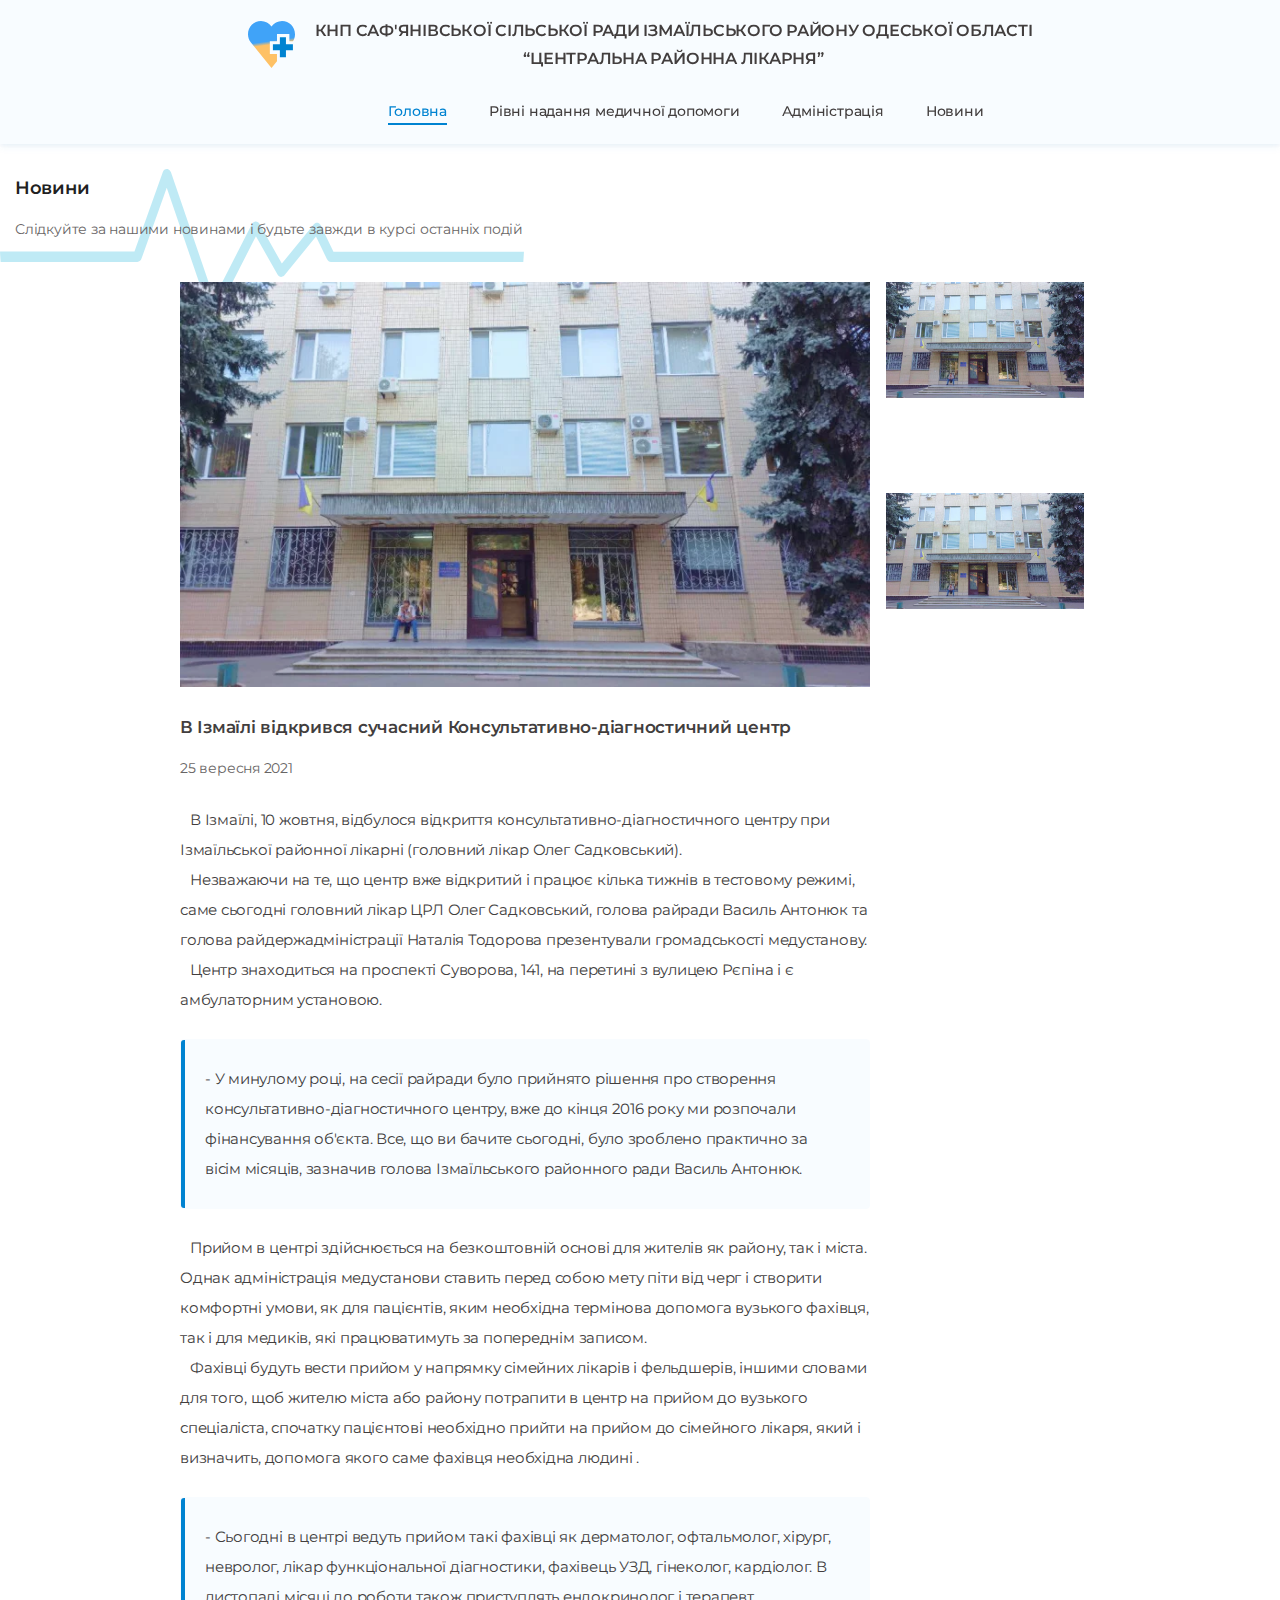
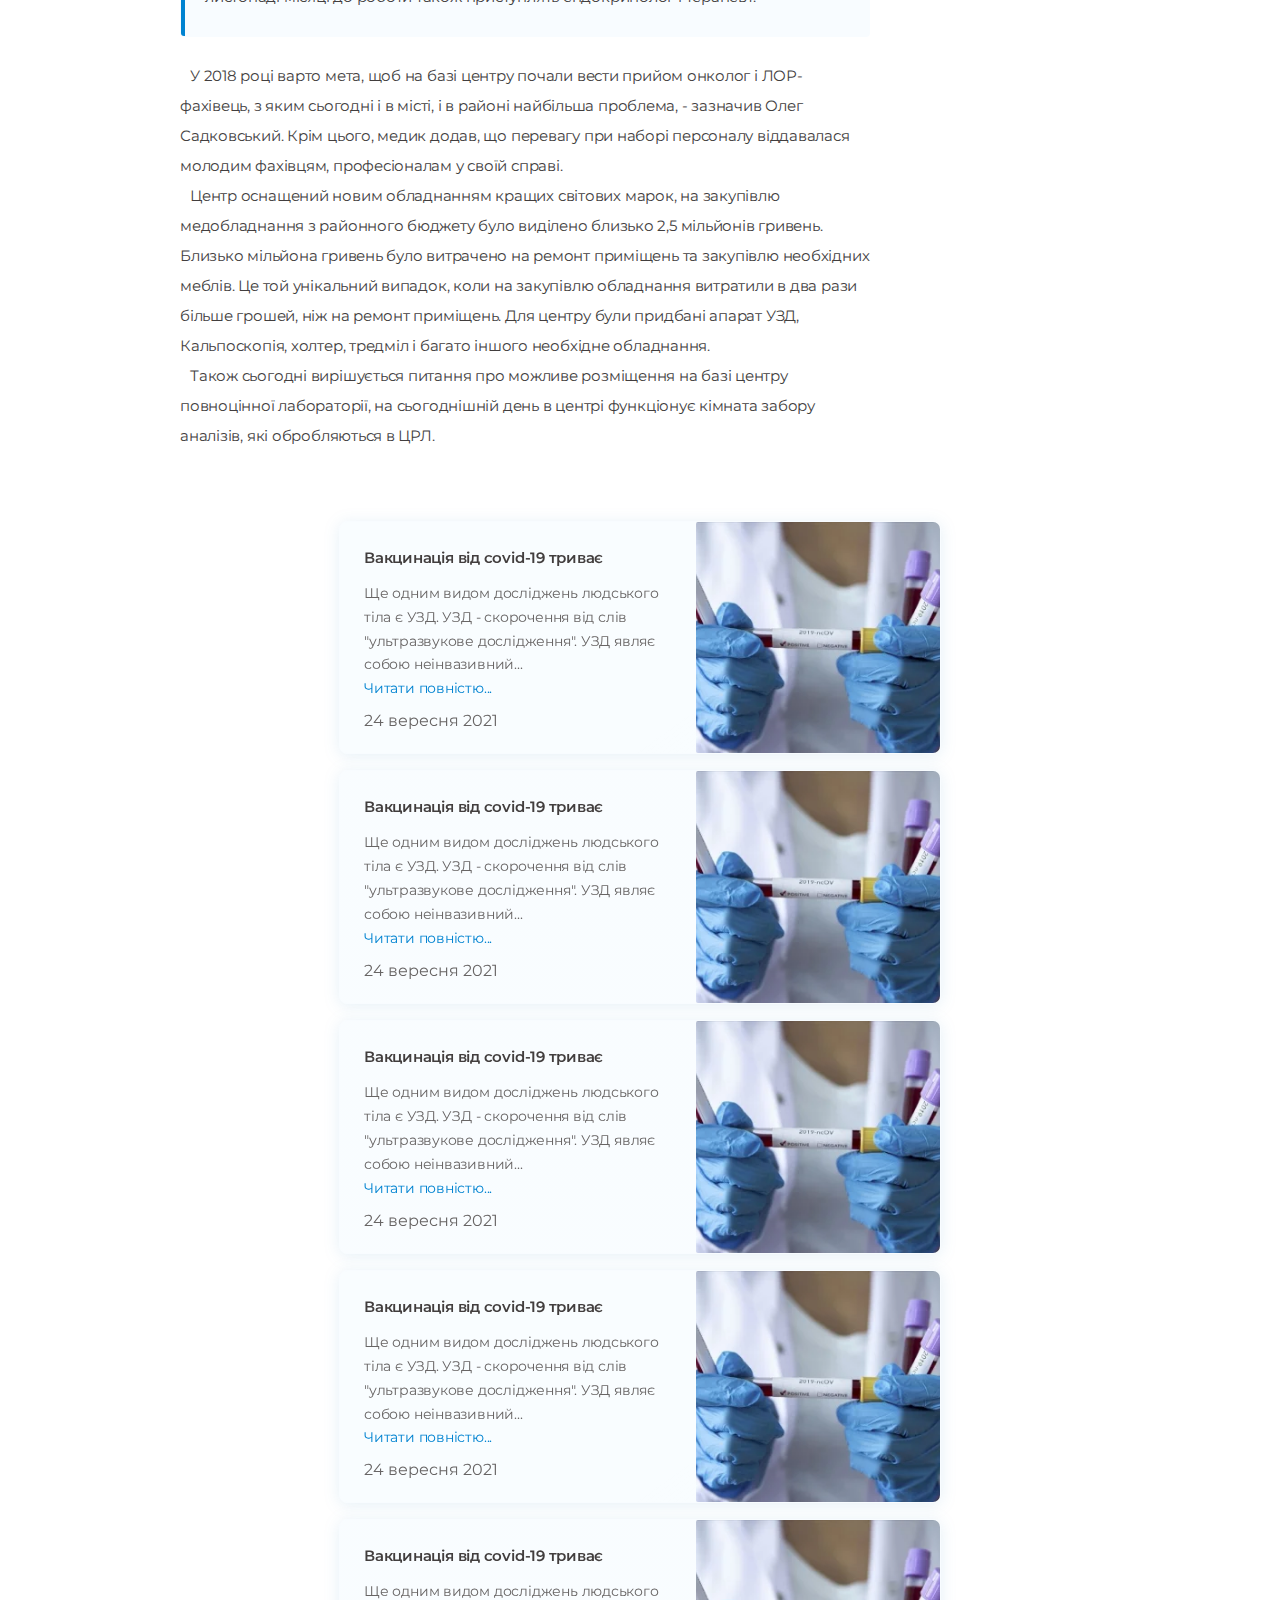
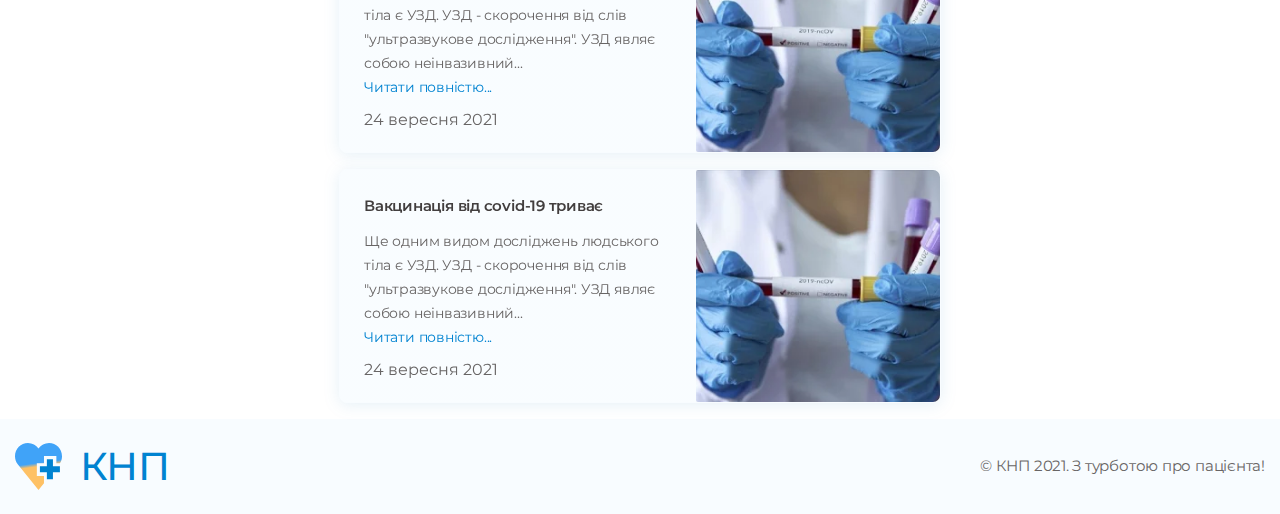
<file: clinic/news.html>
<!DOCTYPE html><html lang="uk"> <head>	<title>Головна</title>	<meta charset="UTF-8">	<meta name="format-detection" content="telephone=no">	<link rel="stylesheet" href="css/style.min.css?_v=20211020012850">	<link rel="shortcut icon" href="favicon.ico">	<!-- <meta name="robots" content="noindex, nofollow"> -->	<!-- <meta name="viewport" content="width=device-width, initial-scale=1.0, maximum-scale=1.0, user-scalable=0"> -->	<meta name="viewport" content="width=device-width, initial-scale=1.0"></head><body>	<div class="wrapper">		<header class="header">	<div class="header__wrapper">			<div class="header__container _container">				<div class="header__body">					<div class="header__logo logo">						<div class="logo__img"><a href="" class="logo__link"><picture><source srcset="img/main_page/logo.svg" type="image/webp"><img src="img/main_page/logo.svg?_v=1634682530254" alt="logo"></picture></a></div>						<div class="logo__title">КНП Саф'янівської сільської ради IЗмаїльського району Одеської областI <br><span>“Центральна районна лікарня”</span></div>					</div>					<div class="header__menu menu">						<button type="button" class="menu__icon icon-menu">							<span></span>							<span></span>							<span></span>						</button>						<nav class="menu__body">							<ul class="menu__list">								<li class="menu__item"><a href="index.html" class="menu__link _active">Головна</a></li>								<li class="menu__item"><a href="levels.html" class="menu__link">Рiвнi надання медичної допомоги</a></li>								<li class="menu__item"><a href="administration.html" class="menu__link">Адміністрація</a></li>								<li class="menu__item"><a href="news.html" class="menu__link">Новини</a></li>							</ul>						</nav>					</div>				</div>			</div>	</div></header>		<main class="page">			<div class="news page__fix ">				<div class="news__heading _container">				<h1 class="news__title">Новини</h1>					<div class="news__subtitle">Слідкуйте за нашими новинами і будьте завжди в курсі останніх подій</div>				</div>				<div class="news__wrapper _container">					<section class="news__section">						<div class="news__container">							<div class="news__images _gallery">								<a href="img/main_page/adm_house.jpg" class="news__img">									<picture><source srcset="img/main_page/adm_house.webp" type="image/webp"><img src="img/main_page/adm_house.jpg?_v=1634682530254" alt="porch"></picture>								</a>								<a href="img/main_page/adm_house.jpg" class="news__tumbs_small">									<picture><source srcset="img/main_page/adm_house.webp" type="image/webp"><img src="img/main_page/adm_house.jpg?_v=1634682530254" alt="Girls in the cabinet"></picture>								</a>								<a href="img/main_page/adm_house.jpg" class="news__tumbs_medium">									<picture><source srcset="img/main_page/adm_house.webp" type="image/webp"><img src="img/main_page/adm_house.jpg?_v=1634682530254" alt="pavilion"></picture>								</a>							</div>							<div class="news__content content">								<h2 class="content__title">В Ізмаїлі відкрився сучасний Консультативно-діагностичний центр</h2>								<div class="content__date">25 вересня 2021</div>								<div class="content__text text">									<div class="text__block">										<p>В Ізмаїлі, 10 жовтня, відбулося відкриття консультативно-діагностичного центру при Ізмаїльської районної лікарні (головний лікар Олег Садковський).</p>										<p>Незважаючи на те, що центр вже відкритий і працює кілька тижнів в тестовому режимі, саме сьогодні головний лікар ЦРЛ Олег Садковський, голова райради Василь Антонюк та голова райдержадміністрації Наталія Тодорова презентували громадськості медустанову.</p>										<p>Центр знаходиться на проспекті Суворова, 141, на перетині з вулицею Рєпіна і є амбулаторним установою.</p>									</div>									<p class="_quote">- У минулому році, на сесії райради було прийнято рішення про створення консультативно-діагностичного центру, вже до кінця 2016 року ми розпочали фінансування об'єкта. Все, що ви бачите сьогодні, було зроблено практично за вісім місяців, зазначив голова Ізмаїльського районного ради Василь Антонюк.</p>									<div class="text__block">										<p>Прийом в центрі здійснюється на безкоштовній основі для жителів як району, так і міста. Однак адміністрація медустанови ставить перед собою мету піти від черг і створити комфортні умови, як для пацієнтів, яким необхідна термінова допомога вузького фахівця, так і для медиків, які працюватимуть за попереднім записом.</p>										<p>Фахівці будуть вести прийом у напрямку сімейних лікарів і фельдшерів, іншими словами для того, щоб жителю міста або району потрапити в центр на прийом до вузького спеціаліста, спочатку пацієнтові необхідно прийти на прийом до сімейного лікаря, який і визначить, допомога якого саме фахівця необхідна людині .</p>									</div>									<p class="_quote">- Сьогодні в центрі ведуть прийом такі фахівці як дерматолог, офтальмолог, хірург, невролог, лікар функціональної діагностики, фахівець УЗД, гінеколог, кардіолог. В листопаді місяці до роботи також приступлять ендокринолог і терапевт.</p>									<div class="text__block">										<p>У 2018 році варто мета, щоб на базі центру почали вести прийом онколог і ЛОР-фахівець, з яким сьогодні і в місті, і в районі найбільша проблема, - зазначив Олег Садковський. Крім цього, медик додав, що перевагу при наборі персоналу віддавалася молодим фахівцям, професіоналам у своїй справі. </p>										<p>Центр оснащений новим обладнанням кращих світових марок, на закупівлю медобладнання з районного бюджету було виділено близько 2,5 мільйонів гривень. Близько мільйона гривень було витрачено на ремонт приміщень та закупівлю необхідних меблів. Це той унікальний випадок, коли на закупівлю обладнання витратили в два рази більше грошей, ніж на ремонт приміщень. Для центру були придбані апарат УЗД, Кальпоскопія, холтер, тредміл і багато іншого необхідне обладнання.</p>										<p>Також сьогодні вирішується питання про можливе розміщення на базі центру повноцінної лабораторії, на сьогоднішній день в центрі функціонує кімната забору аналізів, які обробляються в ЦРЛ.</p>									</div>								</div>							</div>						</div>					</section>					<aside class="last-news">						<div class="last-news__wrapper">							<div class="last-news__item">								<div class="last-news__text">									<div class="last-news__title">Вакцинація від covid-19 триває</div>									<div class="last-news__descr">Ще одним видом досліджень людського тіла є УЗД. УЗД - скорочення від слів "ультразвукове дослідження". УЗД являє собою неінвазивний... 									</div>									<a href="#" class="last-news__excerpt">Читати повністю...</a>									<div class="last-news__date">24 вересня 2021</div>								</div>								<div class="last-news__image">									<picture><source srcset="img/main_page/news__main/6.webp" type="image/webp"><img src="img/main_page/news__main/6.jpg?_v=1634682530254" alt="alt"></picture>								</div>							</div>							<div class="last-news__item">								<div class="last-news__text">									<div class="last-news__title">Вакцинація від covid-19 триває</div>									<div class="last-news__descr">Ще одним видом досліджень людського тіла є УЗД. УЗД - скорочення від слів "ультразвукове дослідження". УЗД являє собою неінвазивний... 									</div>									<a href="#" class="last-news__excerpt">Читати повністю...</a>									<div class="last-news__date">24 вересня 2021</div>								</div>								<div class="last-news__image">									<picture><source srcset="img/main_page/news__main/6.webp" type="image/webp"><img src="img/main_page/news__main/6.jpg?_v=1634682530254" alt="alt"></picture>								</div>							</div>							<div class="last-news__item">								<div class="last-news__text">									<div class="last-news__title">Вакцинація від covid-19 триває</div>									<div class="last-news__descr">Ще одним видом досліджень людського тіла є УЗД. УЗД - скорочення від слів "ультразвукове дослідження". УЗД являє собою неінвазивний... 									</div>									<a href="#" class="last-news__excerpt">Читати повністю...</a>									<div class="last-news__date">24 вересня 2021</div>								</div>								<div class="last-news__image">									<picture><source srcset="img/main_page/news__main/6.webp" type="image/webp"><img src="img/main_page/news__main/6.jpg?_v=1634682530254" alt="alt"></picture>								</div>							</div>							<div class="last-news__item">								<div class="last-news__text">									<div class="last-news__title">Вакцинація від covid-19 триває</div>									<div class="last-news__descr">Ще одним видом досліджень людського тіла є УЗД. УЗД - скорочення від слів "ультразвукове дослідження". УЗД являє собою неінвазивний... 									</div>									<a href="#" class="last-news__excerpt">Читати повністю...</a>									<div class="last-news__date">24 вересня 2021</div>								</div>								<div class="last-news__image">									<picture><source srcset="img/main_page/news__main/6.webp" type="image/webp"><img src="img/main_page/news__main/6.jpg?_v=1634682530254" alt="alt"></picture>								</div>							</div>							<div class="last-news__item">								<div class="last-news__text">									<div class="last-news__title">Вакцинація від covid-19 триває</div>									<div class="last-news__descr">Ще одним видом досліджень людського тіла є УЗД. УЗД - скорочення від слів "ультразвукове дослідження". УЗД являє собою неінвазивний... 									</div>									<a href="#" class="last-news__excerpt">Читати повністю...</a>									<div class="last-news__date">24 вересня 2021</div>								</div>								<div class="last-news__image">									<picture><source srcset="img/main_page/news__main/6.webp" type="image/webp"><img src="img/main_page/news__main/6.jpg?_v=1634682530254" alt="alt"></picture>								</div>							</div>							<div class="last-news__item">								<div class="last-news__text">									<div class="last-news__title">Вакцинація від covid-19 триває</div>									<div class="last-news__descr">Ще одним видом досліджень людського тіла є УЗД. УЗД - скорочення від слів "ультразвукове дослідження". УЗД являє собою неінвазивний... 									</div>									<a href="#" class="last-news__excerpt">Читати повністю...</a>									<div class="last-news__date">24 вересня 2021</div>								</div>								<div class="last-news__image">									<picture><source srcset="img/main_page/news__main/6.webp" type="image/webp"><img src="img/main_page/news__main/6.jpg?_v=1634682530254" alt="alt"></picture>								</div>							</div>						</div>					</aside>				</div>			</div>		</main>		<footer class="footer">	<div class="footer__container _container">		<div class="footer__logo">			<picture><source srcset="img/main_page/logo.svg" type="image/webp"><img src="img/main_page/logo.svg?_v=1634682530254" alt="logo" class="footer__img"></picture><span>КНП</span>		</div>		<div class="footer__copiright">© КНП 2021. З турботою про пацієнта!</div>	</div></footer>	</div>	<!-- Swiper --><!-- <script src="https://unpkg.com/swiper/swiper-bundle.min.js"></script> --><script src="js/vendors.min.js?_v=20211020012850"></script><script src="js/app.min.js?_v=20211020012850"></script></body></html>
</file>
<file: clinic/css/style.min.css>
@charset "UTF-8";@import url(https://fonts.googleapis.com/css?family=Montserrat:regular,italic,500,600,7&display=swap&subset=cyrillic-ext);@font-face{font-family:icomoon;font-display:swap;src:url(../fonts/icomoon.woff2) format("woff2"),url(../fonts/icomoon.woff) format("woff");font-weight:400;font-style:normal}@font-face{font-family:icons;src:url(../fonts/icons.woff?zgqj26) format("woff"),url(../fonts/icons.woff2?icons) format("woff2");font-weight:400;font-style:normal;font-display:swap}[class*=" _icon-"]:after,[class^=_icon-]:after{font-family:icons;font-style:normal;font-weight:400;font-variant:normal;text-transform:none;line-height:1;-webkit-font-smoothing:antialiased;-moz-osx-font-smoothing:grayscale}[class*=" _icon-"]:after,[class^=_icon-]:after{display:block}._icon-arrow_d:after{content:"\e900";color:#fff}._icon-arrow_r:after{content:"\e901";color:#fff}._icon-arrow_u:after{content:"\e902";color:#fff}*{padding:0;margin:0;border:0}*,:after,:before{-webkit-box-sizing:border-box;box-sizing:border-box}aside,footer,header,nav,section{display:block}html{font-size:16px}body,html{height:100%;min-width:320px}body{line-height:1;font-family:Montserrat;-ms-text-size-adjust:100%;-moz-text-size-adjust:100%;-webkit-text-size-adjust:100%}button,input,textarea{font-family:Montserrat;font-size:inherit}input::-ms-clear{display:none}button{cursor:pointer;background-color:inherit}button::-moz-focus-inner{padding:0;border:0}a,a:visited{text-decoration:none;color:inherit}a:hover{text-decoration:none}ul li{list-style:none}img{vertical-align:top}h1,h2,h3,h4,h5,h6{font-weight:inherit;font-size:inherit}body{color:#212121}body._lock{overflow:hidden}.wrapper{width:100%;min-height:100%;display:-webkit-box;display:-ms-flexbox;display:flex;-webkit-box-orient:vertical;-webkit-box-direction:normal;-ms-flex-direction:column;flex-direction:column}._container{max-width:1670px;padding:0 15px;margin:0 auto}.button,a.button{font-weight:500;font-size:15px;display:-webkit-inline-box;display:-ms-inline-flexbox;display:inline-flex;line-height:120%;-webkit-box-align:center;-ms-flex-align:center;align-items:center;text-align:center;letter-spacing:-.015em;padding:10px 24px;border-radius:6px;-webkit-transition:all .3s ease 0s;-o-transition:all .3s ease 0s;transition:all .3s ease 0s}.button-blue,a.button-blue{color:#fff;background:#0083d1}.button-white,a.button-white{color:#0083d1;background:#fff;border:1px solid #0083d1}.button-white._icon-arrow_r::after,a.button-white._icon-arrow_r::after{font-size:20px;color:#0083d1;-webkit-transition:all .3s ease 0s;-o-transition:all .3s ease 0s;transition:all .3s ease 0s}.button._fw,a.button._fw{width:100%}.button._icon-arrow_r::after,a.button._icon-arrow_r::after{font-size:20px}.button._icon-arrow_d::after,a.button._icon-arrow_d::after{font-size:20px}a.levels__button{display:-webkit-inline-box;display:-ms-inline-flexbox;display:inline-flex;-webkit-box-align:center;-ms-flex-align:center;align-items:center;min-width:220px;font-weight:500;font-size:15px;line-height:120%;letter-spacing:-.015em;text-align:center;padding:13px 24px;-webkit-transition:all .3s ease 0s;-o-transition:all .3s ease 0s;transition:all .3s ease 0s;outline:0}a.levels__button._active{color:#fff;background:#0083d1}a.levels__button._active::before{content:"";width:11px;height:11px;background:#fff;-webkit-box-shadow:0 0 0 2px;box-shadow:0 0 0 2px;border:1px solid #006dae;border-radius:50%;margin:0 14px 0 0;-webkit-transition:all .3s ease 0s;-o-transition:all .3s ease 0s;transition:all .3s ease 0s}a.levels__button_white{color:#0083d1;background:#fff}a.levels__button_white::before{content:"";width:12px;height:12px;border:1px solid #0083d1;border-radius:50%;margin:0 14px 0 0;-webkit-transition:all .3s ease 0s;-o-transition:all .3s ease 0s;transition:all .3s ease 0s;outline:0}a.levels__button_white::before:hover{content:"";background:#fff;-webkit-box-shadow:0 0 0 2px;box-shadow:0 0 0 2px;border-radius:0;outline:0}.select{position:relative}.select__item{position:relative}.select__title{color:#000;border:1px solid #d9d9d9;background-color:#fff;cursor:pointer;border-radius:4px}.select__value{display:-webkit-box;display:-ms-flexbox;display:flex;font-size:14px;height:30px;padding:0 15px;-webkit-box-align:center;-ms-flex-align:center;align-items:center;-webkit-box-pack:justify;-ms-flex-pack:justify;justify-content:space-between;-webkit-box-orient:horizontal;-webkit-box-direction:reverse;-ms-flex-direction:row-reverse;flex-direction:row-reverse}.select__value span{height:1em;overflow:hidden;display:-webkit-box;-webkit-line-clamp:1;-webkit-box-orient:vertical}.select__value:before{content:"";display:inline-block;-webkit-transition:all .3s ease 0s;-o-transition:all .3s ease 0s;transition:all .3s ease 0s;width:11px;height:7px;background:url(../img/icons/select.svg) center/100% no-repeat}.select__input{width:100%;background-color:transparent;height:100%}.select__options{color:#000;position:absolute;top:29px;border-radius:0 0 4px 4px;min-width:100%;left:0;background-color:#fff;border-top:0;border:1px solid #d9d9d9;border-top:0;font-size:14px;padding:10px 0 5px 0}.select__option{cursor:pointer;padding:5px 15px;margin:0}.select._active{z-index:5}.select._active .select__value:before{-webkit-transform:rotate(-180deg);-ms-transform:rotate(-180deg);transform:rotate(-180deg)}.select._active .select__options{display:block}input[type=email],input[type=tel],input[type=text],textarea{-webkit-appearance:none;-moz-appearance:none;appearance:none}input[type=email]:focus,input[type=tel]:focus,input[type=text]:focus,textarea:focus{outline:0}.input{border-radius:0!important;width:100%;display:block;padding:0 20px}textarea.input{resize:none;padding:0 0}.checkbox{position:relative}.checkbox__input{position:absolute;width:0;height:0;opacity:0;visibility:hidden}.checkbox__input:checked+.checkbox__text:before{background:#fff url(../img/icons/check.svg) center no-repeat}.checkbox__text{display:-webkit-inline-box;display:-ms-inline-flexbox;display:inline-flex;-webkit-box-align:center;-ms-flex-align:center;align-items:center;position:relative;font-size:16px;color:#fff;letter-spacing:-.3px;line-height:1.25;cursor:pointer}.checkbox__text:before{content:"";-ms-flex-item-align:start;align-self:flex-start;margin:0 14px 0 0;-webkit-box-flex:0;-ms-flex:0 0 20px;flex:0 0 20px;left:0;top:0;width:20px;height:18px;background:#fff;border:1px solid #a7a9ac}.checkbox a{color:#fff;text-decoration:underline}.checkbox._error .checkbox__text:before{border:1px solid #ee1212}.options{display:-webkit-box;display:-ms-flexbox;display:flex;-webkit-box-orient:vertical;-webkit-box-direction:normal;-ms-flex-direction:column;flex-direction:column;-webkit-box-align:start;-ms-flex-align:start;align-items:flex-start}.options__item{position:relative;cursor:pointer}.options__input{position:absolute;width:0;height:0;opacity:0;left:0;top:0;visibility:hidden}.options__input:checked+.options__text:after{-webkit-transform:scale(1);-ms-transform:scale(1);transform:scale(1)}.options__text{display:-webkit-inline-box;display:-ms-inline-flexbox;display:inline-flex;-webkit-box-align:center;-ms-flex-align:center;align-items:center;position:relative;font-size:16px;color:#fff;letter-spacing:-.3px;line-height:1.25}.options__text:before{content:"";-ms-flex-item-align:start;align-self:flex-start;margin:0 14px 0 0;-webkit-box-flex:0;-ms-flex:0 0 20px;flex:0 0 20px;left:0;top:0;border-radius:50%;width:20px;height:18px;background:#fff;border:1px solid #a7a9ac}.options__text:after{content:"";-webkit-transition:all .3s ease 0s;-o-transition:all .3s ease 0s;transition:all .3s ease 0s;-webkit-transform:scale(0);-ms-transform:scale(0);transform:scale(0);width:10px;height:10px;border-radius:50%;background-color:#77243a;position:absolute;left:5px;top:4px}.rating{display:-webkit-box;display:-ms-flexbox;display:flex;-webkit-box-align:end;-ms-flex-align:end;align-items:flex-end;font-size:40px;line-height:.75;-webkit-transition:opacity .3s ease 0s;-o-transition:opacity .3s ease 0s;transition:opacity .3s ease 0s}.rating.rating_sending{opacity:.2}.rating.rating_set .rating__active,.rating.rating_set .rating__item{cursor:pointer}.rating__body{position:relative}.rating__body::before{content:"★★★★★";display:block}.rating__active{position:absolute;width:0%;height:100%;top:0;left:0;overflow:hidden}.rating__active::before{content:"★★★★★";position:absolute;width:100%;height:100%;top:0;left:0;color:#ffd300}.rating__items{display:-webkit-box;display:-ms-flexbox;display:flex;position:absolute;width:100%;height:100%;top:0;left:0}.rating__item{-webkit-box-flex:0;-ms-flex:0 0 20%;flex:0 0 20%;height:100%;opacity:0}.rating__value{font-size:50%;line-height:1;padding:0 0 0 10px}.quantity{width:88px;height:40px;display:-webkit-box;display:-ms-flexbox;display:flex;border:1px solid rgba(166,166,166,.45)}.quantity__button{-webkit-box-flex:0;-ms-flex:0 0 30px;flex:0 0 30px;position:relative;cursor:pointer}.quantity__button::after,.quantity__button::before{content:"";position:absolute;top:50%;left:50%;-webkit-transition:all .3s ease 0s;-o-transition:all .3s ease 0s;transition:all .3s ease 0s;margin:0 0 0 -4.5px;background-color:#a6a6a6;width:9px;height:1px}.quantity__button_plus::before{-webkit-transform:rotate(-90deg);-ms-transform:rotate(-90deg);transform:rotate(-90deg)}.quantity__input{-webkit-box-flex:1;-ms-flex:1 1 auto;flex:1 1 auto}.quantity__input input{height:100%;color:#a6a6a6;font-size:12px;width:100%;text-align:center}::-webkit-scrollbar{width:16px}::-webkit-scrollbar-thumb{height:100px;background:#0083d1;border-radius:16px}.row:after{display:block;content:"";clear:both}.rub:after{content:"₽"}ol.counter{list-style-type:none;counter-reset:item}ol.counter li{position:relative;padding:0 0 0 45px}ol.counter li:before{counter-increment:item;content:counter(item);position:absolute;left:0;top:0;color:#818181;font-size:14px;font-weight:700;text-align:center;line-height:26px;border-radius:50%;width:28px;height:28px;border:1px solid #4274bb}.ellipsis{display:block;overflow:hidden;width:100%;white-space:nowrap;-o-text-overflow:ellipsis;text-overflow:ellipsis}.es{overflow:hidden;white-space:nowrap;-o-text-overflow:ellipsis;text-overflow:ellipsis}.table{display:table;font-size:0;width:100%}.trow{display:table-row}.cell{display:table-cell}.cell.full{width:100%}._ibg{position:relative}._ibg img{position:absolute;width:100%;height:100%;top:0;left:0;-o-object-fit:cover;object-fit:cover}body.ie ._ibg{background-position:center;background-size:cover;background-repeat:no-repeat}body.ie ._ibg img{width:0;height:0;opacity:0;visibility:hidden}._video{position:relative;overflow:hidden;height:0;padding-bottom:56.25%}._video embed,._video iframe,._video object,._video video{position:absolute;top:0;left:0;width:100%;height:100%}.videobg embed,.videobg iframe,.videobg object,.videobg video{position:fixed;top:50%;left:50%;min-width:100%;min-height:100%;width:auto;height:auto;z-index:-100;-webkit-transform:translateX(-50%) translateY(-50%);-ms-transform:translateX(-50%) translateY(-50%);transform:translateX(-50%) translateY(-50%);background-size:cover}._more-content{-webkit-transition:all .3s ease 0s;-o-transition:all .3s ease 0s;transition:all .3s ease 0s;overflow:hidden}._more-link{cursor:pointer}._more-link span{font-style:normal}._more-link span:first-child{display:block}._more-link span:last-child{display:none}._more-link._active span{font-style:normal}._more-link._active span:first-child{display:none}._more-link._active span:last-child{display:block}#map{background:url(../img/icons/loading.gif) center/50px no-repeat}._swiper{overflow:hidden}._swiper .swiper-wrapper{width:100%;height:100%;-webkit-box-sizing:content-box;box-sizing:content-box;display:-webkit-box;display:-ms-flexbox;display:flex;position:relative}._swiper.swiper-container-vertical .swiper-wrapper{-webkit-box-orient:vertical;-webkit-box-direction:normal;-ms-flex-direction:column;flex-direction:column}._swiper.swiper-container-autoheight .swiper-wrapper{-webkit-box-align:start;-ms-flex-align:start;align-items:flex-start}.swiper-container-initialized .swiper-slide{-ms-flex-negative:0;flex-shrink:0}.swiper-container-android .swiper-slide,.swiper-container-android .swiper-wrapper{-webkit-transform:translate3d(0,0,0);transform:translate3d(0,0,0)}.swiper-button-lock{display:none!important}._tabs-block{display:none}._tabs-block._active{display:block}.mirror{-webkit-transform:scale(-1,1);-ms-transform:scale(-1,1);transform:scale(-1,1)}.nicescroll-rails{z-index:1000!important}._custom-scroll{position:fixed;right:0;top:0;width:3px;height:100%;z-index:1000}._custom-scroll__line{background-color:rgba(0,0,0,.5);border-radius:3px 0 0 3px;position:relative;left:0;top:0;width:100%}.lg-actions .lg-next,.lg-actions .lg-prev{background-color:rgba(0,0,0,.45);border-radius:2px;color:#999;cursor:pointer;display:block;margin-top:-10px;position:absolute;display:block;width:20px;height:36px;top:50%;-webkit-transform:translate(0,-50%);-ms-transform:translate(0,-50%);transform:translate(0,-50%);z-index:1080}.lg-actions .lg-next.disabled,.lg-actions .lg-prev.disabled{pointer-events:none;opacity:.5}.lg-actions .lg-next:hover,.lg-actions .lg-prev:hover{color:#fff}.lg-actions .lg-next{right:20px;background:url(../img/icons/p-right.svg) 0 0/100% no-repeat}.lg-actions .lg-prev{left:20px;background:url(../img/icons/p-left.svg) 0 0/100% no-repeat}@-webkit-keyframes lg-right-end{0%{left:0}50%{left:-30px}100%{left:0}}@keyframes lg-right-end{0%{left:0}50%{left:-30px}100%{left:0}}@-webkit-keyframes lg-left-end{0%{left:0}50%{left:30px}100%{left:0}}@keyframes lg-left-end{0%{left:0}50%{left:30px}100%{left:0}}.lg-outer.lg-right-end .lg-object{-webkit-animation:lg-right-end .3s;animation:lg-right-end .3s;position:relative}.lg-outer.lg-left-end .lg-object{-webkit-animation:lg-left-end .3s;animation:lg-left-end .3s;position:relative}.lg-toolbar{z-index:1082;left:0;position:absolute;top:0;width:100%;background-color:rgba(0,0,0,.45)}.lg-toolbar .lg-icon{color:#999;cursor:pointer;float:right;font-size:24px;height:47px;line-height:27px;padding:10px 0;text-align:center;width:50px;text-decoration:none!important;outline:medium none;-webkit-transition:color .2s linear;-o-transition:color .2s linear;transition:color .2s linear}.lg-toolbar .lg-icon:hover{color:#fff}.lg-toolbar .lg-close{background:url(../img/icons/close.svg) center no-repeat}.lg-toolbar .lg-download{display:none}.lg-sub-html{background-color:rgba(0,0,0,.45);bottom:0;color:#eee;font-size:16px;left:0;padding:10px 40px;position:fixed;right:0;text-align:center;z-index:1080}.lg-sub-html h4{margin:0;font-size:13px;font-weight:700}.lg-sub-html p{font-size:12px;margin:5px 0 0}#lg-counter{color:#999;display:inline-block;font-size:16px;padding-left:20px;padding-top:12px;vertical-align:middle}.lg-next,.lg-prev,.lg-toolbar{opacity:1;-webkit-transition:-webkit-transform .35s cubic-bezier(0,0,.25,1) 0s,opacity .35s cubic-bezier(0,0,.25,1) 0s,color .2s linear;-o-transition:-o-transform .35s cubic-bezier(0,0,.25,1) 0s,opacity .35s cubic-bezier(0,0,.25,1) 0s,color .2s linear;-webkit-transition:opacity .35s cubic-bezier(0,0,.25,1) 0s,color .2s linear,-webkit-transform .35s cubic-bezier(0,0,.25,1) 0s;transition:opacity .35s cubic-bezier(0,0,.25,1) 0s,color .2s linear,-webkit-transform .35s cubic-bezier(0,0,.25,1) 0s;-o-transition:transform .35s cubic-bezier(0,0,.25,1) 0s,opacity .35s cubic-bezier(0,0,.25,1) 0s,color .2s linear;transition:transform .35s cubic-bezier(0,0,.25,1) 0s,opacity .35s cubic-bezier(0,0,.25,1) 0s,color .2s linear;transition:transform .35s cubic-bezier(0,0,.25,1) 0s,opacity .35s cubic-bezier(0,0,.25,1) 0s,color .2s linear,-webkit-transform .35s cubic-bezier(0,0,.25,1) 0s}.lg-hide-items .lg-prev{opacity:0;-webkit-transform:translate3d(-10px,0,0);transform:translate3d(-10px,0,0)}.lg-hide-items .lg-next{opacity:0;-webkit-transform:translate3d(10px,0,0);transform:translate3d(10px,0,0)}.lg-hide-items .lg-toolbar{opacity:0;-webkit-transform:translate3d(0,-10px,0);transform:translate3d(0,-10px,0)}body:not(.lg-from-hash) .lg-outer.lg-start-zoom .lg-object{-webkit-transform:scale3d(.5,.5,.5);transform:scale3d(.5,.5,.5);opacity:0;-webkit-transition:-webkit-transform 250ms cubic-bezier(0,0,.25,1) 0s,opacity 250ms cubic-bezier(0,0,.25,1)!important;-o-transition:-o-transform 250ms cubic-bezier(0,0,.25,1) 0s,opacity 250ms cubic-bezier(0,0,.25,1)!important;-webkit-transition:opacity 250ms cubic-bezier(0,0,.25,1),-webkit-transform 250ms cubic-bezier(0,0,.25,1) 0s!important;transition:opacity 250ms cubic-bezier(0,0,.25,1),-webkit-transform 250ms cubic-bezier(0,0,.25,1) 0s!important;-o-transition:transform 250ms cubic-bezier(0,0,.25,1) 0s,opacity 250ms cubic-bezier(0,0,.25,1)!important;transition:transform 250ms cubic-bezier(0,0,.25,1) 0s,opacity 250ms cubic-bezier(0,0,.25,1)!important;transition:transform 250ms cubic-bezier(0,0,.25,1) 0s,opacity 250ms cubic-bezier(0,0,.25,1),-webkit-transform 250ms cubic-bezier(0,0,.25,1) 0s!important;-webkit-transform-origin:50% 50%;-ms-transform-origin:50% 50%;transform-origin:50% 50%}body:not(.lg-from-hash) .lg-outer.lg-start-zoom .lg-item.lg-complete .lg-object{-webkit-transform:scale3d(1,1,1);transform:scale3d(1,1,1);opacity:1}.lg-outer .lg-thumb-outer{background-color:#0d0a0a;bottom:0;position:absolute;width:100%;z-index:1080;max-height:350px;-webkit-transform:translate3d(0,100%,0);transform:translate3d(0,100%,0);-webkit-transition:-webkit-transform .25s cubic-bezier(0,0,.25,1) 0s;-o-transition:-o-transform .25s cubic-bezier(0,0,.25,1) 0s;transition:-webkit-transform .25s cubic-bezier(0,0,.25,1) 0s;-o-transition:transform .25s cubic-bezier(0,0,.25,1) 0s;transition:transform .25s cubic-bezier(0,0,.25,1) 0s;transition:transform .25s cubic-bezier(0,0,.25,1) 0s,-webkit-transform .25s cubic-bezier(0,0,.25,1) 0s}.lg-outer .lg-thumb-outer.lg-grab .lg-thumb-item{cursor:-webkit-grab;cursor:-o-grab;cursor:-ms-grab;cursor:grab}.lg-outer .lg-thumb-outer.lg-grabbing .lg-thumb-item{cursor:move;cursor:-webkit-grabbing;cursor:-o-grabbing;cursor:-ms-grabbing;cursor:grabbing}.lg-outer .lg-thumb-outer.lg-dragging .lg-thumb{-webkit-transition-duration:0s!important;-o-transition-duration:0s!important;transition-duration:0s!important}.lg-outer.lg-thumb-open .lg-thumb-outer{-webkit-transform:translate3d(0,0,0);transform:translate3d(0,0,0)}.lg-outer .lg-thumb{padding:10px 0;height:100%;margin-bottom:-5px}.lg-outer .lg-thumb-item{border-radius:5px;cursor:pointer;float:left;overflow:hidden;height:100%;border:2px solid #fff;border-radius:4px;margin-bottom:5px}.lg-outer .lg-thumb-item.active,.lg-outer .lg-thumb-item:hover{border-color:#a90707}.lg-outer .lg-thumb-item img{width:100%;height:100%;-o-object-fit:cover;object-fit:cover}.lg-outer.lg-has-thumb .lg-item{padding-bottom:120px}.lg-outer.lg-can-toggle .lg-item{padding-bottom:0}.lg-outer.lg-pull-caption-up .lg-sub-html{-webkit-transition:bottom .25s ease;-o-transition:bottom .25s ease;transition:bottom .25s ease}.lg-outer.lg-pull-caption-up.lg-thumb-open .lg-sub-html{bottom:100px}.lg-outer .lg-toggle-thumb{background-color:#0d0a0a;border-radius:2px 2px 0 0;color:#999;cursor:pointer;font-size:24px;height:39px;line-height:27px;padding:5px 0;position:absolute;right:20px;text-align:center;top:-39px;width:50px}.lg-outer .lg-toggle-thumb:after{content:"\e1ff"}.lg-outer .lg-toggle-thumb:hover{color:#fff}.lg-outer .lg-video-cont{display:inline-block;vertical-align:middle;max-width:1140px;max-height:100%;width:100%;padding:0 5px}.lg-outer .lg-video{width:100%;height:0;padding-bottom:56.25%;overflow:hidden;position:relative}.lg-outer .lg-video .lg-object{display:inline-block;position:absolute;top:0;left:0;width:100%!important;height:100%!important}.lg-outer .lg-video .lg-video-play{width:84px;height:59px;position:absolute;left:50%;top:50%;margin-left:-42px;margin-top:-30px;z-index:1080;cursor:pointer}._no-webp .lg-outer .lg-has-vimeo .lg-video-play{background:url(../img/vimeo-play.png) no-repeat scroll 0 0 transparent}._no-webp .lg-outer .lg-has-vimeo:hover .lg-video-play{background:url(../img/vimeo-play.png) no-repeat scroll 0 -58px transparent}._no-webp .lg-outer .lg-has-html5 .lg-video-play{background:transparent url(../img/video-play.png) no-repeat scroll 0 0}.lg-outer .lg-has-html5 .lg-video-play{height:64px;margin-left:-32px;margin-top:-32px;width:64px;opacity:.8}.lg-outer .lg-has-html5:hover .lg-video-play{opacity:1}._no-webp .lg-outer .lg-has-youtube .lg-video-play{background:url(../img/youtube-play.png) no-repeat scroll 0 0 transparent}._no-webp .lg-outer .lg-has-youtube:hover .lg-video-play{background:url(../img/youtube-play.png) no-repeat scroll 0 -60px transparent}.lg-outer .lg-video-object{width:100%!important;height:100%!important;position:absolute;top:0;left:0}.lg-outer .lg-has-video .lg-video-object{visibility:hidden}.lg-outer .lg-has-video.lg-video-playing .lg-object,.lg-outer .lg-has-video.lg-video-playing .lg-video-play{display:none}.lg-outer .lg-has-video.lg-video-playing .lg-video-object{visibility:visible}.lg-progress-bar{background-color:#333;height:5px;left:0;position:absolute;top:0;width:100%;z-index:1083;opacity:0;-webkit-transition:opacity 80ms ease 0s;-o-transition:opacity 80ms ease 0s;transition:opacity 80ms ease 0s}.lg-progress-bar .lg-progress{background-color:#a90707;height:5px;width:0}.lg-progress-bar.lg-start .lg-progress{width:100%}.lg-show-autoplay .lg-progress-bar{opacity:1}.lg-autoplay-button:after{content:"\e01d"}.lg-show-autoplay .lg-autoplay-button:after{content:"\e01a"}.lg-outer.lg-css3.lg-zoom-dragging .lg-item.lg-complete.lg-zoomable .lg-image,.lg-outer.lg-css3.lg-zoom-dragging .lg-item.lg-complete.lg-zoomable .lg-img-wrap{-webkit-transition-duration:0s;-o-transition-duration:0s;transition-duration:0s}.lg-outer.lg-use-transition-for-zoom .lg-item.lg-complete.lg-zoomable .lg-img-wrap{-webkit-transition:-webkit-transform .3s cubic-bezier(0,0,.25,1) 0s;-o-transition:-o-transform .3s cubic-bezier(0,0,.25,1) 0s;transition:-webkit-transform .3s cubic-bezier(0,0,.25,1) 0s;-o-transition:transform .3s cubic-bezier(0,0,.25,1) 0s;transition:transform .3s cubic-bezier(0,0,.25,1) 0s;transition:transform .3s cubic-bezier(0,0,.25,1) 0s,-webkit-transform .3s cubic-bezier(0,0,.25,1) 0s}.lg-outer.lg-use-left-for-zoom .lg-item.lg-complete.lg-zoomable .lg-img-wrap{-webkit-transition:left .3s cubic-bezier(0,0,.25,1) 0s,top .3s cubic-bezier(0,0,.25,1) 0s;-o-transition:left .3s cubic-bezier(0,0,.25,1) 0s,top .3s cubic-bezier(0,0,.25,1) 0s;transition:left .3s cubic-bezier(0,0,.25,1) 0s,top .3s cubic-bezier(0,0,.25,1) 0s}.lg-outer .lg-item.lg-complete.lg-zoomable .lg-img-wrap{-webkit-transform:translate3d(0,0,0);transform:translate3d(0,0,0);-webkit-backface-visibility:hidden;backface-visibility:hidden}.lg-outer .lg-item.lg-complete.lg-zoomable .lg-image{-webkit-transform:scale3d(1,1,1);transform:scale3d(1,1,1);-webkit-transition:-webkit-transform .3s cubic-bezier(0,0,.25,1) 0s,opacity .15s!important;-o-transition:-o-transform .3s cubic-bezier(0,0,.25,1) 0s,opacity .15s!important;-webkit-transition:opacity .15s,-webkit-transform .3s cubic-bezier(0,0,.25,1) 0s!important;transition:opacity .15s,-webkit-transform .3s cubic-bezier(0,0,.25,1) 0s!important;-o-transition:transform .3s cubic-bezier(0,0,.25,1) 0s,opacity .15s!important;transition:transform .3s cubic-bezier(0,0,.25,1) 0s,opacity .15s!important;transition:transform .3s cubic-bezier(0,0,.25,1) 0s,opacity .15s,-webkit-transform .3s cubic-bezier(0,0,.25,1) 0s!important;-webkit-transform-origin:0 0;-ms-transform-origin:0 0;transform-origin:0 0;-webkit-backface-visibility:hidden;backface-visibility:hidden}#lg-zoom-in:after{content:"\e311"}#lg-actual-size{font-size:20px}#lg-actual-size:after{content:"\e033"}#lg-zoom-out{opacity:.5;pointer-events:none}#lg-zoom-out:after{content:"\e312"}.lg-zoomed #lg-zoom-out{opacity:1;pointer-events:auto}.lg-outer .lg-pager-outer{bottom:60px;left:0;position:absolute;right:0;text-align:center;z-index:1080;height:10px}.lg-outer .lg-pager-outer.lg-pager-hover .lg-pager-cont{overflow:visible}.lg-outer .lg-pager-cont{cursor:pointer;display:inline-block;overflow:hidden;position:relative;vertical-align:top;margin:0 5px}.lg-outer .lg-pager-cont:hover .lg-pager-thumb-cont{opacity:1;-webkit-transform:translate3d(0,0,0);transform:translate3d(0,0,0)}.lg-outer .lg-pager-cont.lg-pager-active .lg-pager{-webkit-box-shadow:0 0 0 2px #fff inset;box-shadow:0 0 0 2px #fff inset}.lg-outer .lg-pager-thumb-cont{background-color:#fff;color:#fff;bottom:100%;height:83px;left:0;margin-bottom:20px;margin-left:-60px;opacity:0;padding:5px;position:absolute;width:120px;border-radius:3px;-webkit-transition:opacity .15s ease 0s,-webkit-transform .15s ease 0s;-o-transition:opacity .15s ease 0s,-o-transform .15s ease 0s;transition:opacity .15s ease 0s,-webkit-transform .15s ease 0s;-o-transition:opacity .15s ease 0s,transform .15s ease 0s;transition:opacity .15s ease 0s,transform .15s ease 0s;transition:opacity .15s ease 0s,transform .15s ease 0s,-webkit-transform .15s ease 0s;-webkit-transform:translate3d(0,5px,0);transform:translate3d(0,5px,0)}.lg-outer .lg-pager-thumb-cont img{width:100%;height:100%}.lg-outer .lg-pager{background-color:rgba(255,255,255,.5);border-radius:50%;-webkit-box-shadow:0 0 0 8px rgba(255,255,255,.7) inset;box-shadow:0 0 0 8px rgba(255,255,255,.7) inset;display:block;height:12px;-webkit-transition:box-shadow .3s ease 0s;-o-transition:box-shadow .3s ease 0s;-webkit-transition:-webkit-box-shadow .3s ease 0s;transition:-webkit-box-shadow .3s ease 0s;transition:box-shadow .3s ease 0s;transition:box-shadow .3s ease 0s,-webkit-box-shadow .3s ease 0s;width:12px}.lg-outer .lg-pager:focus,.lg-outer .lg-pager:hover{-webkit-box-shadow:0 0 0 8px #fff inset;box-shadow:0 0 0 8px #fff inset}.lg-outer .lg-caret{border-left:10px solid transparent;border-right:10px solid transparent;border-top:10px dashed;bottom:-10px;display:inline-block;height:0;left:50%;margin-left:-5px;position:absolute;vertical-align:middle;width:0}.lg-fullscreen:after{content:"\e20c"}.lg-fullscreen-on .lg-fullscreen:after{content:"\e20d"}.lg-outer #lg-dropdown-overlay{background-color:rgba(0,0,0,.25);bottom:0;cursor:default;left:0;position:fixed;right:0;top:0;z-index:1081;opacity:0;visibility:hidden;-webkit-transition:visibility 0s linear .18s,opacity .18s linear 0s;-o-transition:visibility 0s linear .18s,opacity .18s linear 0s;transition:visibility 0s linear .18s,opacity .18s linear 0s}.lg-outer.lg-dropdown-active #lg-dropdown-overlay,.lg-outer.lg-dropdown-active .lg-dropdown{-webkit-transition-delay:0s;-o-transition-delay:0s;transition-delay:0s;-ms-transform:translate3d(0,0,0);-webkit-transform:translate3d(0,0,0);transform:translate3d(0,0,0);opacity:1;visibility:visible}.lg-outer.lg-dropdown-active #lg-share{color:#fff}.lg-outer .lg-dropdown{background-color:#fff;border-radius:2px;font-size:14px;list-style-type:none;margin:0;padding:10px 0;position:absolute;right:0;text-align:left;top:50px;opacity:0;visibility:hidden;-ms-transform:translate3d(0,5px,0);-webkit-transform:translate3d(0,5px,0);transform:translate3d(0,5px,0);-webkit-transition:-webkit-transform .18s linear 0s,visibility 0s linear .5s,opacity .18s linear 0s;-o-transition:-o-transform .18s linear 0s,visibility 0s linear .5s,opacity .18s linear 0s;-webkit-transition:visibility 0s linear .5s,opacity .18s linear 0s,-webkit-transform .18s linear 0s;transition:visibility 0s linear .5s,opacity .18s linear 0s,-webkit-transform .18s linear 0s;-o-transition:transform .18s linear 0s,visibility 0s linear .5s,opacity .18s linear 0s;transition:transform .18s linear 0s,visibility 0s linear .5s,opacity .18s linear 0s;transition:transform .18s linear 0s,visibility 0s linear .5s,opacity .18s linear 0s,-webkit-transform .18s linear 0s}.lg-outer .lg-dropdown:after{content:"";display:block;height:0;width:0;position:absolute;border:8px solid transparent;border-bottom-color:#fff;right:16px;top:-16px}.lg-outer .lg-dropdown>li:last-child{margin-bottom:0}.lg-outer .lg-dropdown>li:hover .lg-icon,.lg-outer .lg-dropdown>li:hover a{color:#333}.lg-outer .lg-dropdown a{color:#333;display:block;white-space:pre;padding:4px 12px;font-family:"Open Sans","Helvetica Neue",Helvetica,Arial,sans-serif;font-size:12px}.lg-outer .lg-dropdown a:hover{background-color:rgba(0,0,0,.07)}.lg-outer .lg-dropdown .lg-dropdown-text{display:inline-block;line-height:1;margin-top:-3px;vertical-align:middle}.lg-outer .lg-dropdown .lg-icon{color:#333;display:inline-block;float:none;font-size:20px;height:auto;line-height:1;margin-right:8px;padding:0;vertical-align:middle;width:auto}.lg-outer #lg-share{position:relative}.lg-outer #lg-share:after{content:"\e80d"}.lg-outer #lg-share-facebook .lg-icon{color:#3b5998}.lg-outer #lg-share-facebook .lg-icon:after{content:"\e901"}.lg-outer #lg-share-twitter .lg-icon{color:#00aced}.lg-outer #lg-share-twitter .lg-icon:after{content:"\e904"}.lg-outer #lg-share-googleplus .lg-icon{color:#dd4b39}.lg-outer #lg-share-googleplus .lg-icon:after{content:"\e902"}.lg-outer #lg-share-pinterest .lg-icon{color:#cb2027}.lg-outer #lg-share-pinterest .lg-icon:after{content:"\e903"}.group:after,.group:before{display:table;content:"";line-height:0}.group:after{clear:both}.lg-outer{width:100%;height:100%;position:fixed;top:0;left:0;z-index:1050;opacity:0;-webkit-transition:opacity .15s ease 0s;-o-transition:opacity .15s ease 0s;transition:opacity .15s ease 0s}.lg-outer *{-webkit-box-sizing:border-box;box-sizing:border-box}.lg-outer.lg-visible{opacity:1}.lg-outer.lg-css3 .lg-item.lg-current,.lg-outer.lg-css3 .lg-item.lg-next-slide,.lg-outer.lg-css3 .lg-item.lg-prev-slide{-webkit-transition-duration:inherit!important;-o-transition-duration:inherit!important;transition-duration:inherit!important;-webkit-transition-timing-function:inherit!important;-o-transition-timing-function:inherit!important;transition-timing-function:inherit!important}.lg-outer.lg-css3.lg-dragging .lg-item.lg-current,.lg-outer.lg-css3.lg-dragging .lg-item.lg-next-slide,.lg-outer.lg-css3.lg-dragging .lg-item.lg-prev-slide{-webkit-transition-duration:0s!important;-o-transition-duration:0s!important;transition-duration:0s!important;opacity:1}.lg-outer.lg-grab img.lg-object{cursor:-webkit-grab;cursor:-o-grab;cursor:-ms-grab;cursor:grab}.lg-outer.lg-grabbing img.lg-object{cursor:move;cursor:-webkit-grabbing;cursor:-o-grabbing;cursor:-ms-grabbing;cursor:grabbing}.lg-outer .lg{height:100%;width:100%;position:relative;overflow:hidden;margin-left:auto;margin-right:auto;max-width:100%;max-height:100%}.lg-outer .lg-inner{width:100%;height:100%;position:absolute;left:0;top:0;white-space:nowrap}.lg-outer .lg-item{background:url(../img/icons/loading.gif) no-repeat scroll center center transparent;display:none!important}.lg-outer.lg-css3 .lg-current,.lg-outer.lg-css3 .lg-next-slide,.lg-outer.lg-css3 .lg-prev-slide{display:inline-block!important}.lg-outer.lg-css .lg-current{display:inline-block!important}.lg-outer .lg-img-wrap,.lg-outer .lg-item{display:inline-block;text-align:center;position:absolute;width:100%;height:100%}.lg-outer .lg-img-wrap:before,.lg-outer .lg-item:before{content:"";display:inline-block;height:50%;width:1px;margin-right:-1px}.lg-outer .lg-img-wrap{position:absolute;padding:0 5px;left:0;right:0;top:0;bottom:0}.lg-outer .lg-item.lg-complete{background-image:none}.lg-outer .lg-item.lg-current{z-index:1060}.lg-outer .lg-image{display:inline-block;vertical-align:middle;max-width:100%;max-height:100%;width:auto!important;height:auto!important}.lg-outer.lg-show-after-load .lg-item .lg-object,.lg-outer.lg-show-after-load .lg-item .lg-video-play{opacity:0;-webkit-transition:opacity .15s ease 0s;-o-transition:opacity .15s ease 0s;transition:opacity .15s ease 0s}.lg-outer.lg-show-after-load .lg-item.lg-complete .lg-object,.lg-outer.lg-show-after-load .lg-item.lg-complete .lg-video-play{opacity:1}.lg-outer .lg-empty-html{display:none}.lg-outer.lg-hide-download #lg-download{display:none}.lg-backdrop{position:fixed;top:0;left:0;right:0;bottom:0;z-index:1040;background-color:rgba(0,0,0,.9);opacity:0;-webkit-transition:opacity .15s ease 0s;-o-transition:opacity .15s ease 0s;transition:opacity .15s ease 0s}.lg-backdrop.in{opacity:1}.lg-css3.lg-no-trans .lg-current,.lg-css3.lg-no-trans .lg-next-slide,.lg-css3.lg-no-trans .lg-prev-slide{-webkit-transition:none 0s ease 0s!important;-o-transition:none 0s ease 0s!important;transition:none 0s ease 0s!important}.lg-css3.lg-use-css3 .lg-item{-webkit-backface-visibility:hidden;backface-visibility:hidden}.lg-css3.lg-use-left .lg-item{-webkit-backface-visibility:hidden;backface-visibility:hidden}.lg-css3.lg-fade .lg-item{opacity:0}.lg-css3.lg-fade .lg-item.lg-current{opacity:1}.lg-css3.lg-fade .lg-item.lg-current,.lg-css3.lg-fade .lg-item.lg-next-slide,.lg-css3.lg-fade .lg-item.lg-prev-slide{-webkit-transition:opacity .1s ease 0s;-o-transition:opacity .1s ease 0s;transition:opacity .1s ease 0s}.lg-css3.lg-slide.lg-use-css3 .lg-item{opacity:0}.lg-css3.lg-slide.lg-use-css3 .lg-item.lg-prev-slide{-webkit-transform:translate3d(-100%,0,0);transform:translate3d(-100%,0,0)}.lg-css3.lg-slide.lg-use-css3 .lg-item.lg-next-slide{-webkit-transform:translate3d(100%,0,0);transform:translate3d(100%,0,0)}.lg-css3.lg-slide.lg-use-css3 .lg-item.lg-current{-webkit-transform:translate3d(0,0,0);transform:translate3d(0,0,0);opacity:1}.lg-css3.lg-slide.lg-use-css3 .lg-item.lg-current,.lg-css3.lg-slide.lg-use-css3 .lg-item.lg-next-slide,.lg-css3.lg-slide.lg-use-css3 .lg-item.lg-prev-slide{-webkit-transition:-webkit-transform 1s cubic-bezier(0,0,.25,1) 0s,opacity .1s ease 0s;-o-transition:-o-transform 1s cubic-bezier(0,0,.25,1) 0s,opacity .1s ease 0s;-webkit-transition:opacity .1s ease 0s,-webkit-transform 1s cubic-bezier(0,0,.25,1) 0s;transition:opacity .1s ease 0s,-webkit-transform 1s cubic-bezier(0,0,.25,1) 0s;-o-transition:transform 1s cubic-bezier(0,0,.25,1) 0s,opacity .1s ease 0s;transition:transform 1s cubic-bezier(0,0,.25,1) 0s,opacity .1s ease 0s;transition:transform 1s cubic-bezier(0,0,.25,1) 0s,opacity .1s ease 0s,-webkit-transform 1s cubic-bezier(0,0,.25,1) 0s}.lg-css3.lg-slide.lg-use-left .lg-item{opacity:0;position:absolute;left:0}.lg-css3.lg-slide.lg-use-left .lg-item.lg-prev-slide{left:-100%}.lg-css3.lg-slide.lg-use-left .lg-item.lg-next-slide{left:100%}.lg-css3.lg-slide.lg-use-left .lg-item.lg-current{left:0;opacity:1}.lg-css3.lg-slide.lg-use-left .lg-item.lg-current,.lg-css3.lg-slide.lg-use-left .lg-item.lg-next-slide,.lg-css3.lg-slide.lg-use-left .lg-item.lg-prev-slide{-webkit-transition:left 1s cubic-bezier(0,0,.25,1) 0s,opacity .1s ease 0s;-o-transition:left 1s cubic-bezier(0,0,.25,1) 0s,opacity .1s ease 0s;transition:left 1s cubic-bezier(0,0,.25,1) 0s,opacity .1s ease 0s}.popup{-webkit-overflow-scrolling:touch;z-index:100;padding:30px 10px;position:fixed;top:0;left:0;width:100%;height:100%;-webkit-transition:visibility .8s ease 0s;-o-transition:visibility .8s ease 0s;transition:visibility .8s ease 0s;visibility:hidden}.popup::before{content:"";background-color:rgba(0,0,0,.9);position:fixed;width:100%;height:100%;top:0;left:0;opacity:0;-webkit-transition:opacity .8s ease 0s;-o-transition:opacity .8s ease 0s;transition:opacity .8s ease 0s}.popup.show{visibility:visible;overflow:auto}.popup.show::before{opacity:1}.popup.show .popup__body{-webkit-transform:scale(1);-ms-transform:scale(1);transform:scale(1)}.popup._active{overflow:auto;visibility:visible}.popup._active::before{opacity:1}.popup._active .popup__body{-webkit-transition:all .3s ease .2s;-o-transition:all .3s ease .2s;transition:all .3s ease .2s;-webkit-transform:scale(1);-ms-transform:scale(1);transform:scale(1)}.popup__content{display:-webkit-box;display:-ms-flexbox;display:flex;-webkit-box-orient:vertical;-webkit-box-direction:normal;-ms-flex-direction:column;flex-direction:column;-webkit-box-align:center;-ms-flex-align:center;align-items:center;min-height:100%;-webkit-box-flex:1;-ms-flex:1 1 auto;flex:1 1 auto;width:100%;display:flex;-webkit-box-pack:center;-ms-flex-pack:center;justify-content:center;align-items:center}.popup__body{-webkit-transform:scale(0);-ms-transform:scale(0);transform:scale(0);-webkit-transition:all .3s ease 0s;-o-transition:all .3s ease 0s;transition:all .3s ease 0s;background-color:#fff;padding:50px;width:100%;max-width:800px}.popup__close{width:15px;height:15px;position:absolute;top:0;right:0;cursor:pointer;z-index:30;background:url(../img/icons/close.svg) 0 0 no-repeat}.header__wrapper{position:fixed;width:100%;min-height:95px;background:#f8fcff;-webkit-box-shadow:0 4px 8px rgba(0,131,209,.05),0 2px 4px rgba(0,87,139,.05),inset 0 2px 15px rgba(255,255,255,.1);box-shadow:0 4px 8px rgba(0,131,209,.05),0 2px 4px rgba(0,87,139,.05),inset 0 2px 15px rgba(255,255,255,.1);z-index:50}.header__body{display:-webkit-box;display:-ms-flexbox;display:flex;-ms-flex-wrap:wrap;flex-wrap:wrap;min-height:95px;-webkit-box-pack:justify;-ms-flex-pack:justify;justify-content:space-between;-webkit-box-align:center;-ms-flex-align:center;align-items:center;-webkit-box-flex:0;-ms-flex:0 0 52.9268292683%;flex:0 0 52.9268292683%;padding:21px 0}.logo{display:-webkit-box;display:-ms-flexbox;display:flex;-webkit-box-pack:justify;-ms-flex-pack:justify;justify-content:space-between}.logo__img{width:47px;height:47px;margin:0 20px 0 0}.logo__img img{width:47px;height:47px}.logo__title{width:100%;color:#423e3e;font-weight:600;font-size:18px;line-height:122.2222222222%;letter-spacing:-.015em;text-transform:uppercase;text-align:center}.logo__title span{display:block;margin:8px 0 0 0}.menu__body{display:-webkit-box;display:-ms-flexbox;display:flex;-webkit-box-orient:horizontal;-webkit-box-direction:normal;-ms-flex-direction:row;flex-direction:row}.menu__list{padding:0 0 0 50px}.menu__link{position:relative}.menu__link::after{content:"";width:0;-webkit-transition:.3s ease;-o-transition:.3s ease;transition:.3s ease}.menu__link:hover{color:#006dae}.menu__link:hover::after{content:"";position:absolute;left:0;bottom:-2px;height:2px;width:100%;background:#006dae}.menu__link._active{color:#0083d1;font-weight:500;font-size:14px;line-height:24px}.menu__link._active::after{content:"";position:absolute;left:0;bottom:-2px;width:100%;height:2px;background:#0083d1}.icon-menu{display:none}.footer{background:#f8fcff}.footer__container{display:-webkit-box;display:-ms-flexbox;display:flex;-webkit-box-align:center;-ms-flex-align:center;align-items:center;-webkit-box-pack:justify;-ms-flex-pack:justify;justify-content:space-between;-ms-flex-wrap:wrap;flex-wrap:wrap;height:95px}.footer__logo{display:-webkit-box;display:-ms-flexbox;display:flex;-webkit-box-align:center;-ms-flex-align:center;align-items:center}.footer__logo span{color:#0083d1;font-weight:500;font-size:38.8364px;line-height:121.0204859359%;letter-spacing:-.015em;text-transform:uppercase;margin:0 10px 0 0}.footer__img{height:47px;width:47px;margin:0 18px 0 0}.footer__img img{width:100%;height:100%;-webkit-box-flex:0;-ms-flex:0 0 100%;flex:0 0 100%}.footer__copiright{color:#686565;font-weight:400;font-size:15px;line-height:160%;letter-spacing:-.015em}._no-webp .heading{background:url(../img/main_page/header_bg.jpg) center top/cover no-repeat}.heading{padding:160px 0}.heading__title{color:#212121;max-width:1016px;font-weight:600;font-size:42px;line-height:121.4285714286%;text-align:center;letter-spacing:-.015em;text-transform:uppercase;margin:0 auto 80px}.heading__cards{max-width:964px;margin:0 auto}.cards{display:-webkit-box;display:-ms-flexbox;display:flex;-ms-flex-wrap:wrap;flex-wrap:wrap;-webkit-box-pack:space-evenly;-ms-flex-pack:space-evenly;justify-content:space-evenly}.cards__item{display:-webkit-box;display:-ms-flexbox;display:flex;-webkit-box-orient:vertical;-webkit-box-direction:normal;-ms-flex-direction:column;flex-direction:column;-webkit-box-align:center;-ms-flex-align:center;align-items:center;padding:24px;width:284px;background:#fff;-webkit-box-shadow:0 2px 8px rgba(0,108,172,.1);box-shadow:0 2px 8px rgba(0,108,172,.1);border-radius:8px;-webkit-transition:all .3s ease 0s;-o-transition:all .3s ease 0s;transition:all .3s ease 0s}.cards__item:hover{-webkit-box-shadow:0 4px 10px rgba(0,108,172,.25);box-shadow:0 4px 10px rgba(0,108,172,.25)}.cards__img{width:80px;height:80px;margin:0 0 12px 0}.cards__img img{width:100%;height:100%;-webkit-box-flex:0;-ms-flex:0 0 80px;flex:0 0 80px}.cards__title{color:#212121;font-weight:600;font-size:24px;line-height:150%;letter-spacing:-.015em;margin:0 0 24px 0}.cards__descr{color:#423e3e;font-weight:400;font-size:14px;line-height:171.4285714286%;letter-spacing:-.015em;margin:0 0 24px 0}.administration__wrapper{display:-webkit-box;display:-ms-flexbox;display:flex;-webkit-box-pack:justify;-ms-flex-pack:justify;justify-content:space-between;-ms-flex-wrap:wrap;flex-wrap:wrap;-webkit-box-align:center;-ms-flex-align:center;align-items:center;padding:80px 0}.administration__img{max-width:750px;margin:0 10px 0 0}.administration__img img{width:100%;height:100%}.administration__title{color:#212121;font-weight:600;font-size:24px;line-height:150%;letter-spacing:-.015em;margin:0 0 24px 0}.administration__item{color:#686565;font-weight:400;font-size:14px;line-height:171.4285714286%;letter-spacing:-.015em}.administration__item span{color:#212121;margin:0 0 0 12px}.administration__item:not(:last-child){margin:0 0 12px 0}.administration__item:last-child{margin:0 0 24px 0}.news-main{padding:120px 0;background:#d2e9f6 url(../img/icons/main_page/puls.svg) 0 57px/492px 115px no-repeat}.news-main__wrapper{display:-webkit-box;display:-ms-flexbox;display:flex;-webkit-box-orient:vertical;-webkit-box-direction:normal;-ms-flex-direction:column;flex-direction:column}.news-main__title{color:#212121;font-weight:600;font-size:24px;line-height:150%;letter-spacing:-.015em;margin:0 0 16px 0}.news-main__subtitle{color:#686565;font-weight:400;font-size:14px;line-height:171.4285714286%;letter-spacing:-.015em;margin:0 0 80px 0}.news-main__block{display:-webkit-box;display:-ms-flexbox;display:flex;-webkit-box-pack:justify;-ms-flex-pack:justify;justify-content:space-between;-ms-flex-wrap:wrap;flex-wrap:wrap}.news-main__item{display:-webkit-box;display:-ms-flexbox;display:flex;-webkit-box-orient:vertical;-webkit-box-direction:normal;-ms-flex-direction:column;flex-direction:column;-webkit-filter:drop-shadow(0 2px 8px rgba(0, 108, 172, .1));filter:drop-shadow(0 2px 8px rgba(0, 108, 172, .1));border-radius:4px;background:#fff;margin:0 0 84px 0;-webkit-transition:all .3s ease 0s;-o-transition:all .3s ease 0s;transition:all .3s ease 0s}.news-main__item:hover{-webkit-filter:drop-shadow(0 4px 10px rgba(0, 108, 172, .25));filter:drop-shadow(0 4px 10px rgba(0, 108, 172, .25));border-radius:4px}.news-main__button{display:inline-block;-ms-flex-item-align:center;-ms-grid-row-align:center;align-self:center}.item__news{width:386px}.item__img{max-width:386px}.item__img img{width:100%;height:100%}.item__content{display:-webkit-box;display:-ms-flexbox;display:flex;height:100%;-webkit-box-orient:vertical;-webkit-box-direction:normal;-ms-flex-direction:column;flex-direction:column;padding:24px}.item__title{font-weight:600;font-size:18px;line-height:200%;letter-spacing:-.015em;margin:0 0 16px 0}.item__excerpt{color:#423e3e;font-weight:400;font-size:14px;line-height:171.4285714286%;letter-spacing:-.015em;margin:0 0 16px 0}.item__excerpt a.link__more{color:#0083d1;-webkit-transition:all .3s ease 0s;-o-transition:all .3s ease 0s;transition:all .3s ease 0s}.item__excerpt a.link__more:hover{text-decoration:underline}.item__date{color:#686565;font-weight:400;font-size:14px;line-height:171.4285714286%;letter-spacing:-.015em;margin-top:auto}.levels{padding:40px 0 120px 0}.levels__section{-webkit-box-flex:1;-ms-flex:1;flex:1}.levels__container{display:-webkit-box;display:-ms-flexbox;display:flex;-webkit-box-orient:horizontal;-webkit-box-direction:normal;-ms-flex-direction:row;flex-direction:row;-ms-flex-wrap:nowrap;flex-wrap:nowrap}.levels__side{position:relative;margin:0 80px 0 0}.levels__menu{position:sticky;top:135px}.levels__list{display:-webkit-box;display:-ms-flexbox;display:flex;-webkit-box-orient:vertical;-webkit-box-direction:normal;-ms-flex-direction:column;flex-direction:column}.levels__item{margin:0 0 16px 0}.levels__spollers{display:-webkit-box;display:-ms-flexbox;display:flex;-webkit-box-orient:vertical;-webkit-box-direction:normal;-ms-flex-direction:column;flex-direction:column;-ms-flex-wrap:nowrap;flex-wrap:nowrap}.levels__spoller{position:relative}.spoller{background:-o-linear-gradient(339.51deg,rgba(255,255,255,.2) 34.12%,rgba(255,255,255,0) 63.6%),#f8fcff;background:linear-gradient(110.49deg,rgba(255,255,255,.2) 34.12%,rgba(255,255,255,0) 63.6%),#f8fcff;border:1px solid #d2e9f6;-webkit-box-sizing:border-box;box-sizing:border-box;-webkit-box-shadow:0 2px 8px rgba(0,108,172,.1);box-shadow:0 2px 8px rgba(0,108,172,.1);border-radius:8px;margin:0 0 16px 0;overflow:hidden;-webkit-transition:all .3s ease 0s;-o-transition:all .3s ease 0s;transition:all .3s ease 0s}.spoller:hover{-webkit-filter:drop-shadow(0 4px 10px rgba(0, 108, 172, .25));filter:drop-shadow(0 4px 10px rgba(0, 108, 172, .25))}.spoller__wrapper{display:-webkit-box;display:-ms-flexbox;display:flex;-webkit-box-orient:horizontal;-webkit-box-direction:normal;-ms-flex-direction:row;flex-direction:row;-ms-flex-wrap:nowrap;flex-wrap:nowrap}.spoller__heading{display:-webkit-box;display:-ms-flexbox;display:flex;-webkit-box-orient:vertical;-webkit-box-direction:normal;-ms-flex-direction:column;flex-direction:column;padding:24px 24px 0 24px;-webkit-box-align:start;-ms-flex-align:start;align-items:flex-start}.spoller__title{color:#423e3e;font-weight:600;font-size:18px;line-height:36px;letter-spacing:-.015em;margin:0 0 24px 0}.spoller__address{color:#686565;font-weight:400;font-size:14px;line-height:24px;letter-spacing:-.015em;margin:0 0 12px 0}.spoller__address span{color:#212121;font-weight:400;font-size:14px;line-height:24px;letter-spacing:-.015em;padding:0 0 0 12px}.spoller__schedule{color:#686565;font-weight:400;font-size:14px;line-height:24px;letter-spacing:-.015em}.spoller__schedule span{color:#212121;font-weight:400;font-size:14px;line-height:24px;letter-spacing:-.015em;padding:0 0 0 12px}.spoller__image{width:400px;height:236px;margin:0 0 0 auto}.spoller__image._active{display:none}.spoller__content{padding:0 0 0 24px;margin:0 0 85px 0}.spoller__cards{display:-webkit-box;display:-ms-flexbox;display:flex;-ms-flex-wrap:wrap;flex-wrap:wrap;margin:40px 0 0 0}.spoller__button{position:absolute;bottom:24px;z-index:2}.spoller__item{background:#fff;border:1.16105px solid #f8fcff;-webkit-box-shadow:0 2px 8px rgba(0,108,172,.1),inset 0 4px 22px rgba(255,255,255,.25);box-shadow:0 2px 8px rgba(0,108,172,.1),inset 0 4px 22px rgba(255,255,255,.25);border-radius:4px;margin:0 16px 16px 0;width:245.4px;overflow:hidden;-webkit-transition:all .3s ease 0s;-o-transition:all .3s ease 0s;transition:all .3s ease 0s}.spoller__item:hover{-webkit-filter:drop-shadow(0 4px 10px rgba(0, 108, 172, .25));filter:drop-shadow(0 4px 10px rgba(0, 108, 172, .25))}.spoller__photo{width:245.4px;height:161px}.spoller__data{width:245.4px;padding:30px 14px 14px 14px;background:-o-radial-gradient(26.68% 24.81%,75.19% 75.19%,#fff 77.08%,rgba(255,255,255,.49) 100%);background:radial-gradient(75.19% 75.19% at 26.68% 24.81%,#fff 77.08%,rgba(255,255,255,.49) 100%)}.spoller__profession{color:#212121;font-weight:500;font-size:14px;line-height:171.4285714286%;letter-spacing:-.015em;margin:0 0 8px 0}.spoller__name,.spoller__phone{color:#423e3e;font-weight:400;font-size:14px;line-height:185.7142857143%;letter-spacing:-.015em}.page__wrapper{background:#f8fcff}.adm__wrapper{padding:40px 0 0 0}.adm__title{color:#212121;font-weight:600;font-size:24px;line-height:150%;letter-spacing:-.015em;margin:0 0 16px 0}.adm__subtitle{color:#7d7d7d;font-weight:400;font-size:15px;line-height:120%;letter-spacing:-.015em;margin:0 0 80px 0}.adm__cards{display:-webkit-box;display:-ms-flexbox;display:flex;-ms-flex-wrap:wrap;flex-wrap:wrap}.card{max-width:315.2px;background:#fff;border:1.16105px solid #d2e9f6;-webkit-box-shadow:0 2px 8px rgba(0,108,172,.1),inset 0 4px 22px rgba(255,255,255,.25);box-shadow:0 2px 8px rgba(0,108,172,.1),inset 0 4px 22px rgba(255,255,255,.25);border-radius:4px;overflow:hidden;margin:0 auto 16px}.card__tumb{width:100%}.card__img{width:100%;height:100%;-o-object-fit:cover;object-fit:cover}.card__content{padding:24px;color:#423e3e}.card__title{font-weight:600;font-size:18px;line-height:177.7777777778%;letter-spacing:-.015em;margin:0 0 10px 0}.card__subtitle{font-weight:400;font-size:14px;line-height:185.7142857143%;letter-spacing:-.015em}.card__phone{display:block}.news{padding:40px 0 0;background:url(../img/icons/main_page/puls.svg) 0 34px/524px 146px no-repeat}.news__container{display:-webkit-box;display:-ms-flexbox;display:flex;-webkit-box-orient:vertical;-webkit-box-direction:normal;-ms-flex-direction:column;flex-direction:column;-webkit-box-pack:justify;-ms-flex-pack:justify;justify-content:space-between;margin:0 16px 0 0}.news__section{margin:0 0 70px 0}.news__wrapper{display:-webkit-box;display:-ms-flexbox;display:flex;-webkit-box-orient:horizontal;-webkit-box-direction:normal;-ms-flex-direction:row;flex-direction:row;-ms-flex-wrap:wrap;flex-wrap:wrap;-webkit-box-pack:justify;-ms-flex-pack:justify;justify-content:space-between}.news__title{color:#212121;font-weight:600;font-size:18px;line-height:150%;letter-spacing:-.015em;margin:0 0 16px 0}.news__subtitle{color:#686565;font-weight:400;font-size:14px;line-height:171.4285714286%;letter-spacing:-.015em;margin:0 0 40.3px 0}.news__images{display:-ms-grid;display:grid;-webkit-box-pack:start;-ms-flex-pack:start;justify-content:flex-start;-webkit-box-align:start;-ms-flex-align:start;align-items:flex-start;gap:16px;grid-auto-rows:auto;margin:0 0 24px 0}.news__images a img{width:100%;height:100%;-o-object-fit:cover;object-fit:cover}.news__img{display:inline-block;-ms-grid-row:1;-ms-grid-row-span:2;grid-row:1/3;max-width:690px}.news__tumbs_small{max-width:198px;display:inline-block;-ms-grid-column:2;-ms-grid-column-span:1;grid-column:2/3;overflow:hidden}.news__tumbs_medium{display:inline-block;max-width:198px;overflow:hidden}.content__title{color:#423e3e;font-weight:600;font-size:18px;line-height:200%;letter-spacing:-.015em;margin:0 0 12px 0}.content__date{color:#686565;font-size:14px;line-height:171.4285714286%;letter-spacing:-.015em;margin:0 0 24px 0}.content__text{max-width:690px}._quote{position:relative;color:#423e3e;font-size:15px;line-height:200%;letter-spacing:-.015em;background:#f8fcff;border:1px solid #f8fcff;border-radius:4px;overflow:hidden;padding:24px;margin:0 0 24px 0}._quote::before{content:"";position:absolute;top:0;left:0;width:4px;height:100%;background:#0083d1}.text__block:not(:last-child){margin:0 0 24px 0}.text__block p{color:#423e3e;font-size:15px;line-height:200%;letter-spacing:-.015em;text-indent:10px}.last-news{display:-webkit-box;display:-ms-flexbox;display:flex;-webkit-box-orient:vertical;-webkit-box-direction:normal;-ms-flex-direction:column;flex-direction:column}.last-news__wrapper{max-width:602px}.last-news__item{display:-webkit-box;display:-ms-flexbox;display:flex;background:-o-linear-gradient(305.78deg,rgba(255,255,255,.2) 66.96%,rgba(255,255,255,0) 107.67%),#f8fcff;background:linear-gradient(144.22deg,rgba(255,255,255,.2) 66.96%,rgba(255,255,255,0) 107.67%),#f8fcff;border:1px solid #f8fcff;-webkit-box-sizing:border-box;box-sizing:border-box;-webkit-filter:drop-shadow(0 2px 8px rgba(0, 108, 172, .1));filter:drop-shadow(0 2px 8px rgba(0, 108, 172, .1));border-radius:8px;overflow:hidden;-webkit-transition:all .3s ease 0s;-o-transition:all .3s ease 0s;transition:all .3s ease 0s;margin:0 0 16px 0}.last-news__item:hover{-webkit-filter:drop-shadow(0 4px 10px rgba(0, 108, 172, .25));filter:drop-shadow(0 4px 10px rgba(0, 108, 172, .25))}.last-news__text{max-width:356px;padding:24px}.last-news__title{color:#423e3e;font-weight:600;font-size:15px;line-height:160%;letter-spacing:-.015em;margin:0 0 12px 0}.last-news__descr{color:#686565;font-size:14px;line-height:171.4285714286%;letter-spacing:-.015em}.last-news a{display:inline-block;color:#0083d1;font-size:14px;line-height:171.4285714286%;letter-spacing:-.015em;margin:0 0 12px 0}.last-news__date{color:#686565}.last-news__image{max-width:246px}.last-news__image img{width:100%;height:100%;-o-object-fit:cover;object-fit:cover;border-radius:2px 0 0 2px}.page{-webkit-box-flex:1;-ms-flex:1 1 auto;flex:1 1 auto}.page__fix{margin:95px auto 0}@media (min-width:767.98px){.logo{-webkit-box-flex:0;-ms-flex:0 0 54.1463414634%;flex:0 0 54.1463414634%}.menu__list{display:-webkit-box;display:-ms-flexbox;display:flex}.menu__item{display:-webkit-box;display:-ms-flexbox;display:flex;color:#423e3e;margin:0 0 0 42px;font-weight:500;font-size:14px;line-height:24px;letter-spacing:-.015em;white-space:nowrap}}@media (min-width:992px){.select__option:hover{background:#d9d9d9}.checkbox a:hover{text-decoration:none}}@media (min-width:1025px){.lg-outer .lg-thumb-item{-webkit-transition:border-color .25s ease;-o-transition:border-color .25s ease;transition:border-color .25s ease}}@media (max-width:1670px){.logo__title{font-size:calc(12px + 6 * ((100vw - 320px)/ 1350))}.heading__title{font-size:calc(21px + 21 * ((100vw - 320px)/ 1350))}.content__title{font-size:calc(14px + 4 * ((100vw - 320px)/ 1350))}}@media (max-width:1620px){.news-main__block{-webkit-box-pack:center;-ms-flex-pack:center;justify-content:center}.news-main__item{margin-right:10px}}@media (max-width:1616px){.page__fix{margin:115px auto 0}}@media (max-width:1566px){.news__wrapper{-webkit-box-pack:center;-ms-flex-pack:center;justify-content:center}}@media (max-width:1513px){.header__body{-webkit-box-orient:vertical;-webkit-box-direction:normal;-ms-flex-direction:column;flex-direction:column}.administration__wrapper{-webkit-box-pack:center;-ms-flex-pack:center;justify-content:center}}@media (max-width:1456px){.administration__img{margin:0 0 56px 0}}@media (max-width:1440px){.logo__title{margin:0 0 30px 0}.page__fix{margin:135px auto 0}}@media (max-width:1416px){.levels__container{-webkit-box-orient:vertical;-webkit-box-direction:normal;-ms-flex-direction:column;flex-direction:column}.levels__side{margin:0}.levels__list{-webkit-box-orient:horizontal;-webkit-box-direction:normal;-ms-flex-direction:row;flex-direction:row;-webkit-box-pack:center;-ms-flex-pack:center;justify-content:center}.levels__item:not(:last-child){margin:0 60px 30px 0}}@media (max-width:1132px){.spoller__wrapper{-webkit-box-orient:vertical;-webkit-box-direction:normal;-ms-flex-direction:column;flex-direction:column}.spoller__image{margin:24px 0 85px 24px}}@media (max-width:992px){.cards__item{width:100%}.cards__item:not(:last-child){margin:0 56px 0 0}}@media (max-width:992px) and (max-width:992px){.cards__item:not(:last-child){margin:0 0 56px 0}}@media (max-width:966px){.news__img{-ms-grid-row:1;-ms-grid-row-span:1;grid-row:1/2;-ms-grid-column:1;-ms-grid-column-span:2;grid-column:1/3}.news__tumbs_small{max-width:337px;max-height:220px;-ms-grid-column:1;grid-column:1/1;-ms-grid-row:2;-ms-grid-row-span:1;grid-row:2/3}.news__tumbs_medium{max-width:337px;max-height:220px;-ms-grid-column:2;-ms-grid-column-span:1;grid-column:2/3;-ms-grid-row:2;-ms-grid-row-span:1;grid-row:2/3}}@media (max-width:964px){.news__images{-webkit-box-pack:center;-ms-flex-pack:center;justify-content:center}.content{display:-webkit-box;display:-ms-flexbox;display:flex;-webkit-box-orient:vertical;-webkit-box-direction:normal;-ms-flex-direction:column;flex-direction:column;-webkit-box-align:start;-ms-flex-align:start;align-items:flex-start}}@media (max-width:824px){.levels__list{-webkit-box-orient:vertical;-webkit-box-direction:normal;-ms-flex-direction:column;flex-direction:column}.levels__item{margin:0 auto 30px}.levels__item:not(:last-child){margin:0 auto 30px}}@media (max-width:768px){.logo__title{margin:0 30px 0 0;padding:0 0 0 5px}.menu__body{display:block;position:absolute;top:0;left:0;width:100%;height:100vh;-webkit-transform:translateY(-100%);-ms-transform:translateY(-100%);transform:translateY(-100%);background:#f8fcff;-webkit-transition:.3s ease;-o-transition:.3s ease;transition:.3s ease}.menu__body._active{-webkit-transform:translateY(0);-ms-transform:translateY(0);transform:translateY(0)}.menu__list{display:block;margin:50% 0 0 0}.menu__item{margin:50px 0;font-weight:600;font-size:24px}.menu__link._active{font-size:24px}.icon-menu{display:block;position:absolute;top:18px;right:10px;width:30px;height:18px;cursor:pointer;z-index:5}.icon-menu span{-webkit-transition:all .3s ease 0s;-o-transition:all .3s ease 0s;transition:all .3s ease 0s;top:calc(50% - 1px);left:0;position:absolute;width:100%;height:2px;background-color:#000}.icon-menu span:first-child{top:0}.icon-menu span:last-child{top:auto;bottom:0}.icon-menu._active span{-webkit-transform:scale(0);-ms-transform:scale(0);transform:scale(0)}.icon-menu._active span:first-child{-webkit-transform:rotate(-45deg);-ms-transform:rotate(-45deg);transform:rotate(-45deg);top:calc(50% - 1px)}.icon-menu._active span:last-child{-webkit-transform:rotate(45deg);-ms-transform:rotate(45deg);transform:rotate(45deg);bottom:calc(50% - 1px)}.news-main__item{margin-right:0}.news__container{margin:0}.page__fix{margin:95px auto 0}}@media (max-width:575px){.last-news__item{-webkit-box-orient:vertical;-webkit-box-direction:normal;-ms-flex-direction:column;flex-direction:column}.last-news__text{-webkit-box-ordinal-group:2;-ms-flex-order:1;order:1}.last-news__image{max-width:100%}}@media (max-width:493px){.footer__container{-webkit-box-pack:center;-ms-flex-pack:center;justify-content:center;height:120px;padding:15px}}@media (max-width:480px){.spoller__image{width:300px}}@media (max-width:451px){.page__fix{margin:115px auto 0}}@media (max-width:375px){.spoller__image{width:240px}}@media (max-width:353px){.page__fix{margin:125px auto 0}}@media (max-width:320px){.menu__item{font-size:18px;line-height:133.3333333333%}.page__fix{margin:135px auto 0}}@media (any-hover:hover){.button:hover,a.button:hover{color:#fff;background:#006dae}.button:hover._icon-arrow_r::after,a.button:hover._icon-arrow_r::after{color:#fff}a.levels__button:hover{color:#fff;background:#006dae}a.levels__button:hover::before{content:"";background:#fff;-webkit-box-shadow:0 0 0 2px #fff;box-shadow:0 0 0 2px #fff;border:1px solid #006dae;border-radius:50%}}._webp .lg-outer .lg-has-vimeo .lg-video-play{background:url(../img/vimeo-play.webp) no-repeat scroll 0 0 transparent}._webp .lg-outer .lg-has-vimeo:hover .lg-video-play{background:url(../img/vimeo-play.webp) no-repeat scroll 0 -58px transparent}._webp .lg-outer .lg-has-html5 .lg-video-play{background:transparent url(../img/video-play.webp) no-repeat scroll 0 0}._webp .lg-outer .lg-has-youtube .lg-video-play{background:url(../img/youtube-play.webp) no-repeat scroll 0 0 transparent}._webp .lg-outer .lg-has-youtube:hover .lg-video-play{background:url(../img/youtube-play.webp) no-repeat scroll 0 -60px transparent}._webp .heading{background:url(../img/main_page/header_bg.webp) center top/cover no-repeat}
</file>
